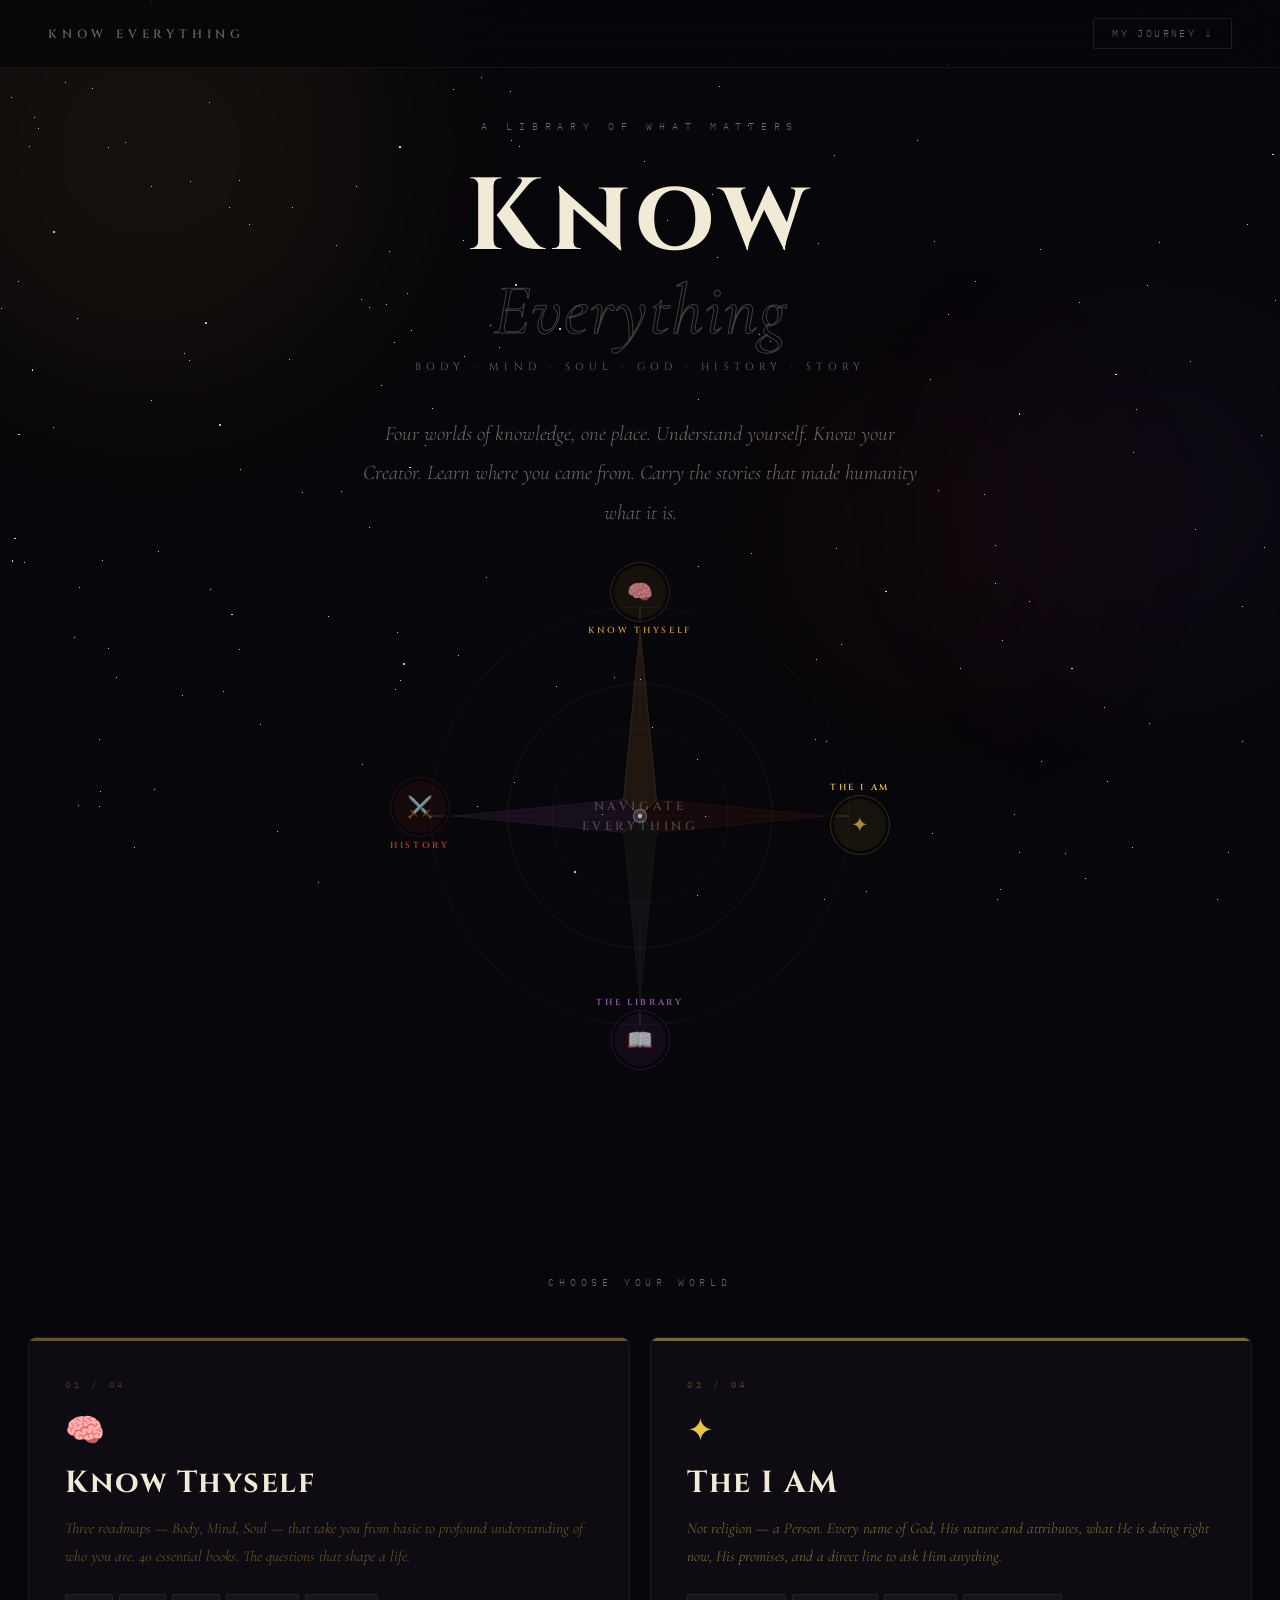
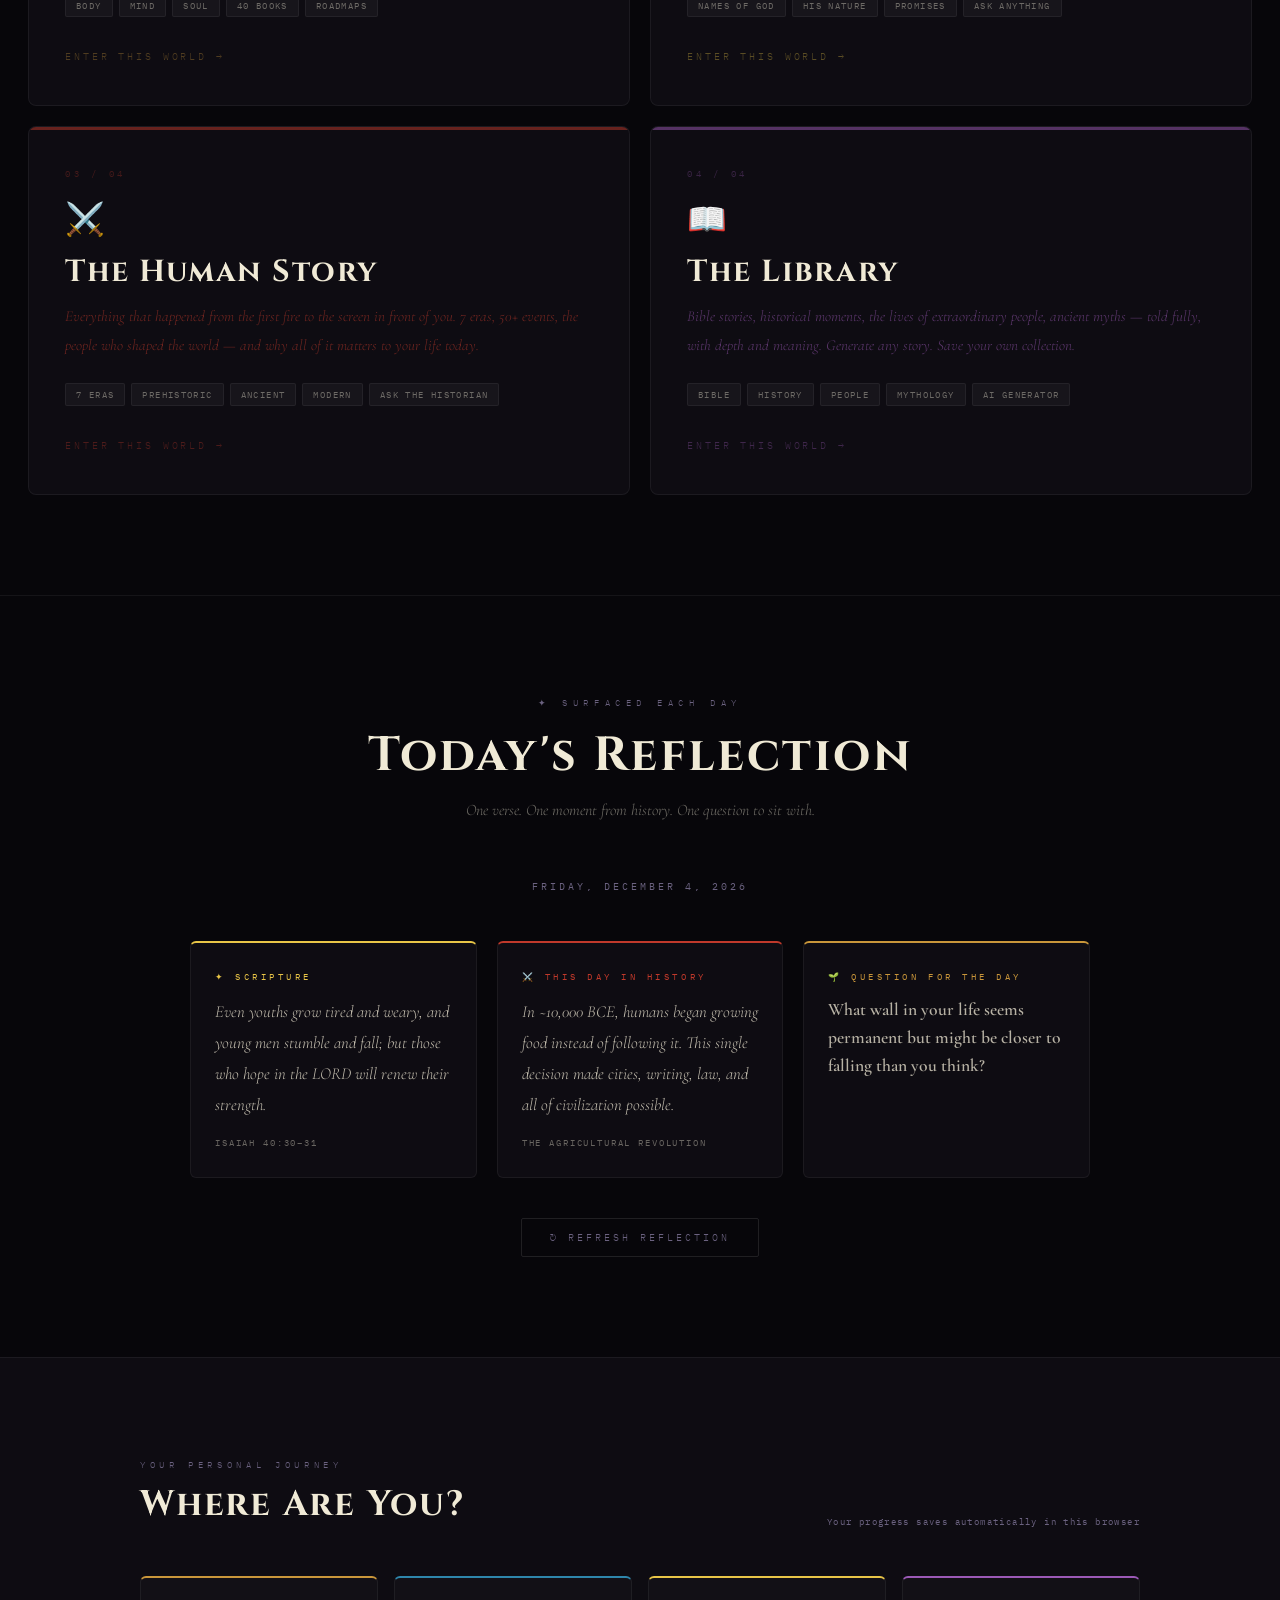
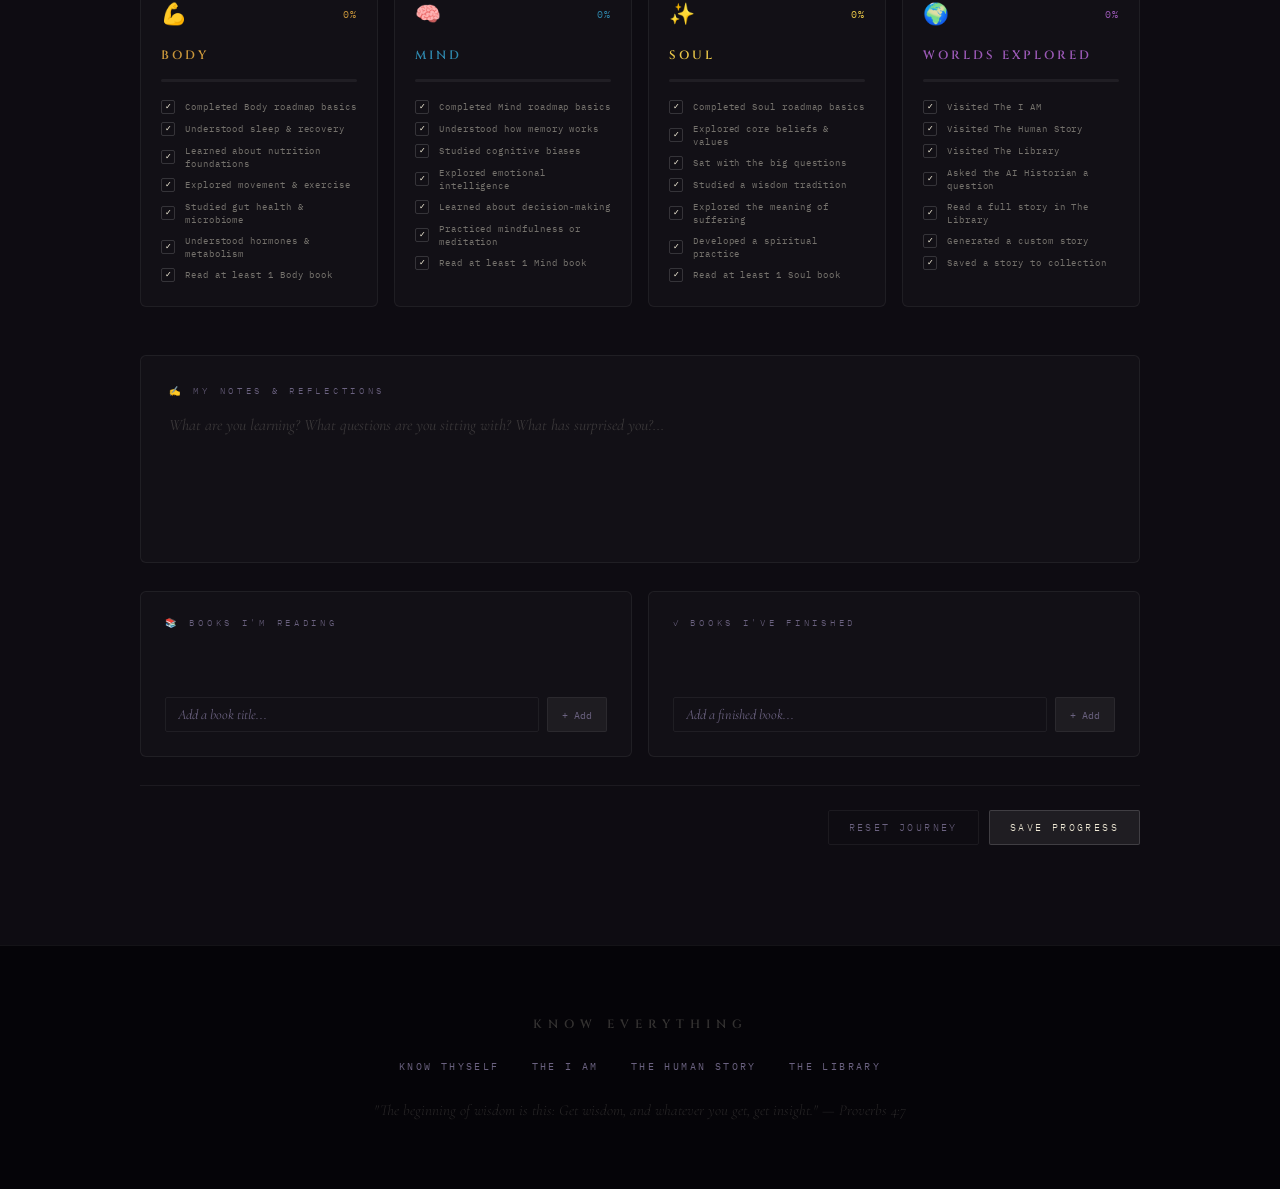
<file: Masterthyself/index.html>
<!DOCTYPE html>
<html lang="en">
<head>
<meta charset="UTF-8">
<meta name="viewport" content="width=device-width, initial-scale=1.0">
<title>Know Everything — A Library of What Matters</title>
<link href="https://fonts.googleapis.com/css2?family=Cormorant+Garamond:ital,wght@0,300;0,400;0,600;0,700;1,300;1,400;1,700&family=Cinzel:wght@400;600;700;900&family=IBM+Plex+Mono:wght@300;400&display=swap" rel="stylesheet">
<link rel="stylesheet" href="index.css">
</head>
<body>

<!-- STARFIELD -->
<div class="starfield" id="starfield"></div>

<!-- AMBIENT ORBS -->
<div class="orb" style="width:500px;height:500px;top:-100px;left:-100px;background:var(--soul-glow);--d:18s;--tx:30px;--ty:20px;opacity:0.6"></div>
<div class="orb" style="width:400px;height:400px;bottom:200px;right:-80px;background:var(--stories-glow);--d:22s;--tx:-20px;--ty:-30px;opacity:0.5"></div>
<div class="orb" style="width:350px;height:350px;top:40%;left:60%;background:var(--history-glow);--d:26s;--tx:15px;--ty:25px;opacity:0.4"></div>

<!-- NAV -->
<nav class="top-nav">
  <span class="nav-brand">Know Everything</span>
  <a href="#journey" class="nav-cta">My Journey ↓</a>
</nav>

<!-- HERO -->
<section class="hero">
  <p class="hero-over">A Library of What Matters</p>
  <h1 class="hero-title">
    <span class="t1">Know</span>
    <span class="t2">Everything</span>
  </h1>
  <p class="hero-sub">Body · Mind · Soul · God · History · Story</p>
  <p class="hero-desc">Four worlds of knowledge, one place. Understand yourself. Know your Creator. Learn where you came from. Carry the stories that made humanity what it is.</p>

  <!-- COMPASS ROSE -->
  <div class="compass-wrap">
    <svg class="compass-svg" viewBox="0 0 400 400" fill="none" xmlns="http://www.w3.org/2000/svg">
      <!-- Outer ring -->
      <circle cx="200" cy="200" r="190" stroke="rgba(255,255,255,0.04)" stroke-width="1"/>
      <circle cx="200" cy="200" r="160" stroke="rgba(255,255,255,0.06)" stroke-width="0.5" stroke-dasharray="4 8"/>
      <circle cx="200" cy="200" r="120" stroke="rgba(255,255,255,0.05)" stroke-width="1"/>
      <circle cx="200" cy="200" r="80" stroke="rgba(255,255,255,0.08)" stroke-width="0.5"/>

      <!-- Compass spokes - 8 directions -->
      <line x1="200" y1="10" x2="200" y2="390" stroke="rgba(255,255,255,0.05)" stroke-width="0.5"/>
      <line x1="10" y1="200" x2="390" y2="200" stroke="rgba(255,255,255,0.05)" stroke-width="0.5"/>
      <line x1="65" y1="65" x2="335" y2="335" stroke="rgba(255,255,255,0.03)" stroke-width="0.5"/>
      <line x1="335" y1="65" x2="65" y2="335" stroke="rgba(255,255,255,0.03)" stroke-width="0.5"/>

      <!-- Cardinal diamond -->
      <polygon points="200,30 215,185 200,200 185,185" fill="rgba(201,150,58,0.12)" stroke="rgba(201,150,58,0.3)" stroke-width="0.5"/>
      <polygon points="200,370 185,215 200,200 215,215" fill="rgba(240,234,214,0.04)" stroke="rgba(255,255,255,0.08)" stroke-width="0.5"/>
      <polygon points="30,200 185,185 200,200 185,215" fill="rgba(155,89,182,0.1)" stroke="rgba(155,89,182,0.25)" stroke-width="0.5"/>
      <polygon points="370,200 215,215 200,200 215,185" fill="rgba(192,57,43,0.08)" stroke="rgba(192,57,43,0.2)" stroke-width="0.5"/>

      <!-- Degree marks -->
      <g stroke="rgba(255,255,255,0.12)" stroke-width="1">
        <line x1="200" y1="10" x2="200" y2="22"/>
        <line x1="200" y1="378" x2="200" y2="390"/>
        <line x1="10" y1="200" x2="22" y2="200"/>
        <line x1="378" y1="200" x2="390" y2="200"/>
      </g>

      <!-- Small tick marks every 30deg -->
      <g stroke="rgba(255,255,255,0.06)" stroke-width="0.5">
        <line x1="295" y1="13.6" x2="289" y2="24"/>
        <line x1="386.4" y1="105" x2="376" y2="111"/>
        <line x1="386.4" y1="295" x2="376" y2="289"/>
        <line x1="295" y1="386.4" x2="289" y2="376"/>
        <line x1="105" y1="386.4" x2="111" y2="376"/>
        <line x1="13.6" y1="295" x2="24" y2="289"/>
        <line x1="13.6" y1="105" x2="24" y2="111"/>
        <line x1="105" y1="13.6" x2="111" y2="24"/>
      </g>

      <!-- Center dot -->
      <circle cx="200" cy="200" r="6" fill="rgba(255,255,255,0.15)" stroke="rgba(255,255,255,0.3)" stroke-width="1"/>
      <circle cx="200" cy="200" r="2" fill="rgba(255,255,255,0.6)"/>
    </svg>

    <!-- Portal buttons -->
    <a href="roadmaps.html" class="portal-btn portal-top">
      <div class="portal-glyph" style="background:rgba(201,150,58,0.12);color:var(--soul)">🧠</div>
      <span class="portal-label" style="color:var(--soul)">Know Thyself</span>
    </a>
    <a href="god-page.html" class="portal-btn portal-right">
      <span class="portal-label" style="color:var(--god)">The I AM</span>
      <div class="portal-glyph" style="background:rgba(232,197,71,0.1);color:var(--god)">✦</div>
    </a>
    <a href="stories.html" class="portal-btn portal-bottom">
      <span class="portal-label" style="color:var(--stories)">The Library</span>
      <div class="portal-glyph" style="background:rgba(155,89,182,0.12);color:var(--stories)">📖</div>
    </a>
    <a href="history.html" class="portal-btn portal-left">
      <div class="portal-glyph" style="background:rgba(192,57,43,0.12);color:var(--history)">⚔️</div>
      <span class="portal-label" style="color:var(--history)">History</span>
    </a>

    <!-- Compass center text -->
    <div class="compass-center">
      <span class="compass-center-text">Navigate</span>
      <span class="compass-center-text" style="margin-top:4px;display:block">Everything</span>
    </div>
  </div>
</section>

<!-- PORTAL CARDS -->
<section class="portals-section">
  <p class="portals-label reveal">Choose Your World</p>
  <div class="portals-grid">
    <a href="roadmaps.html" class="portal-card reveal" style="color:var(--soul)">
      <span class="pc-num">01 / 04</span>
      <span class="pc-icon">🧠</span>
      <h2 class="pc-title">Know Thyself</h2>
      <p class="pc-desc">Three roadmaps — Body, Mind, Soul — that take you from basic to profound understanding of who you are. 40 essential books. The questions that shape a life.</p>
      <div class="pc-topics">
        <span class="pc-topic">Body</span>
        <span class="pc-topic">Mind</span>
        <span class="pc-topic">Soul</span>
        <span class="pc-topic">40 Books</span>
        <span class="pc-topic">Roadmaps</span>
      </div>
      <span class="pc-enter">Enter this world →</span>
    </a>

    <a href="god-page.html" class="portal-card reveal" style="color:var(--god)">
      <span class="pc-num">02 / 04</span>
      <span class="pc-icon">✦</span>
      <h2 class="pc-title">The I AM</h2>
      <p class="pc-desc">Not religion — a Person. Every name of God, His nature and attributes, what He is doing right now, His promises, and a direct line to ask Him anything.</p>
      <div class="pc-topics">
        <span class="pc-topic">Names of God</span>
        <span class="pc-topic">His Nature</span>
        <span class="pc-topic">Promises</span>
        <span class="pc-topic">Ask Anything</span>
      </div>
      <span class="pc-enter">Enter this world →</span>
    </a>

    <a href="history.html" class="portal-card reveal" style="color:var(--history)">
      <span class="pc-num">03 / 04</span>
      <span class="pc-icon">⚔️</span>
      <h2 class="pc-title">The Human Story</h2>
      <p class="pc-desc">Everything that happened from the first fire to the screen in front of you. 7 eras, 50+ events, the people who shaped the world — and why all of it matters to your life today.</p>
      <div class="pc-topics">
        <span class="pc-topic">7 Eras</span>
        <span class="pc-topic">Prehistoric</span>
        <span class="pc-topic">Ancient</span>
        <span class="pc-topic">Modern</span>
        <span class="pc-topic">Ask the Historian</span>
      </div>
      <span class="pc-enter">Enter this world →</span>
    </a>

    <a href="stories.html" class="portal-card reveal" style="color:var(--stories)">
      <span class="pc-num">04 / 04</span>
      <span class="pc-icon">📖</span>
      <h2 class="pc-title">The Library</h2>
      <p class="pc-desc">Bible stories, historical moments, the lives of extraordinary people, ancient myths — told fully, with depth and meaning. Generate any story. Save your own collection.</p>
      <div class="pc-topics">
        <span class="pc-topic">Bible</span>
        <span class="pc-topic">History</span>
        <span class="pc-topic">People</span>
        <span class="pc-topic">Mythology</span>
        <span class="pc-topic">AI Generator</span>
      </div>
      <span class="pc-enter">Enter this world →</span>
    </a>
  </div>
</section>

<!-- DAILY REFLECTION -->
<section class="daily-section" id="daily">
  <div class="daily-inner">
    <div class="daily-header reveal">
      <p class="daily-eyebrow">✦ Surfaced Each Day</p>
      <h2 class="daily-title">Today's Reflection</h2>
      <p class="daily-sub">One verse. One moment from history. One question to sit with.</p>
    </div>
    <p class="daily-date reveal" id="dailyDate">—</p>

    <div class="reflection-grid" id="reflectionGrid">
      <div class="ref-card reveal" id="refVerse" style="border-top:2px solid var(--god)">
        <p class="ref-card-type" style="color:var(--god)">✦ Scripture</p>
        <p class="ref-card-content" id="verseText">Loading...</p>
        <p class="ref-card-source" id="verseSource">—</p>
      </div>
      <div class="ref-card reveal" id="refHistory" style="border-top:2px solid var(--history)">
        <p class="ref-card-type" style="color:var(--history)">⚔️ This Day in History</p>
        <p class="ref-card-content" id="histText">Loading...</p>
        <p class="ref-card-source" id="histSource">—</p>
      </div>
      <div class="ref-card reveal" id="refQuestion" style="border-top:2px solid var(--soul)">
        <p class="ref-card-type" style="color:var(--soul)">🌱 Question for the Day</p>
        <p class="ref-card-question" id="questionText">Loading...</p>
      </div>
    </div>

    <div class="daily-refresh reveal">
      <button class="refresh-btn" onclick="loadReflection()">↻ Refresh Reflection</button>
    </div>
  </div>
</section>

<!-- JOURNEY TRACKER -->
<section class="tracker-section" id="journey">
  <div class="tracker-inner">
    <div class="tracker-header reveal">
      <div class="tracker-title-block">
        <p class="tracker-eyebrow">Your Personal Journey</p>
        <h2 class="tracker-title">Where Are You?</h2>
      </div>
      <p class="tracker-save-hint">Your progress saves automatically in this browser</p>
    </div>

    <div class="journey-pillars reveal">
      <!-- Body -->
      <div class="pillar" style="border-top:2px solid var(--soul)">
        <div class="pillar-top">
          <span class="pillar-icon">💪</span>
          <span class="pillar-pct" style="color:var(--soul)" id="pct-body">0%</span>
        </div>
        <p class="pillar-name" style="color:var(--soul)">Body</p>
        <div class="pillar-bar"><div class="pillar-bar-fill" id="bar-body" style="background:var(--soul);width:0%"></div></div>
        <div class="pillar-checkboxes" id="checks-body"></div>
      </div>

      <!-- Mind -->
      <div class="pillar" style="border-top:2px solid #2E86AB">
        <div class="pillar-top">
          <span class="pillar-icon">🧠</span>
          <span class="pillar-pct" style="color:#2E86AB" id="pct-mind">0%</span>
        </div>
        <p class="pillar-name" style="color:#2E86AB">Mind</p>
        <div class="pillar-bar"><div class="pillar-bar-fill" id="bar-mind" style="background:#2E86AB;width:0%"></div></div>
        <div class="pillar-checkboxes" id="checks-mind"></div>
      </div>

      <!-- Soul -->
      <div class="pillar" style="border-top:2px solid var(--god)">
        <div class="pillar-top">
          <span class="pillar-icon">✨</span>
          <span class="pillar-pct" style="color:var(--god)" id="pct-soul">0%</span>
        </div>
        <p class="pillar-name" style="color:var(--god)">Soul</p>
        <div class="pillar-bar"><div class="pillar-bar-fill" id="bar-soul" style="background:var(--god);width:0%"></div></div>
        <div class="pillar-checkboxes" id="checks-soul"></div>
      </div>

      <!-- Worlds -->
      <div class="pillar" style="border-top:2px solid var(--stories)">
        <div class="pillar-top">
          <span class="pillar-icon">🌍</span>
          <span class="pillar-pct" style="color:var(--stories)" id="pct-worlds">0%</span>
        </div>
        <p class="pillar-name" style="color:var(--stories)">Worlds Explored</p>
        <div class="pillar-bar"><div class="pillar-bar-fill" id="bar-worlds" style="background:var(--stories);width:0%"></div></div>
        <div class="pillar-checkboxes" id="checks-worlds"></div>
      </div>
    </div>

    <!-- Notes -->
    <div class="journey-notes reveal">
      <p class="notes-label">✍ My Notes & Reflections</p>
      <textarea class="notes-textarea" id="journeyNotes" rows="4" placeholder="What are you learning? What questions are you sitting with? What has surprised you?..." oninput="autoSave()"></textarea>
    </div>

    <!-- Books -->
    <div class="books-row reveal">
      <div class="books-block">
        <p class="books-label">📚 Books I'm Reading</p>
        <div class="books-list" id="readingList"></div>
        <div class="book-add-row">
          <input type="text" class="book-input" id="readingInput" placeholder="Add a book title..." onkeydown="if(event.key==='Enter')addBook('reading')"/>
          <button class="book-add-btn" onclick="addBook('reading')">+ Add</button>
        </div>
      </div>
      <div class="books-block">
        <p class="books-label">✓ Books I've Finished</p>
        <div class="books-list" id="finishedList"></div>
        <div class="book-add-row">
          <input type="text" class="book-input" id="finishedInput" placeholder="Add a finished book..." onkeydown="if(event.key==='Enter')addBook('finished')"/>
          <button class="book-add-btn" onclick="addBook('finished')">+ Add</button>
        </div>
      </div>
    </div>

    <div class="tracker-actions reveal">
      <span class="tracker-saved-msg" id="savedMsg">✓ Saved</span>
      <div class="action-btns">
        <button class="action-btn ghost" onclick="resetTracker()">Reset Journey</button>
        <button class="action-btn primary" onclick="saveTracker()">Save Progress</button>
      </div>
    </div>
  </div>
</section>

<!-- FOOTER -->
<footer>
  <p class="footer-brand">Know Everything</p>
  <div class="footer-links">
    <a href="roadmaps.html">Know Thyself</a>
    <a href="god-page.html">The I AM</a>
    <a href="history.html">The Human Story</a>
    <a href="stories.html">The Library</a>
  </div>
  <p class="footer-quote">"The beginning of wisdom is this: Get wisdom, and whatever you get, get insight." — Proverbs 4:7</p>
</footer>

<script src="index.js"></script>
</body>
</html>
</file>
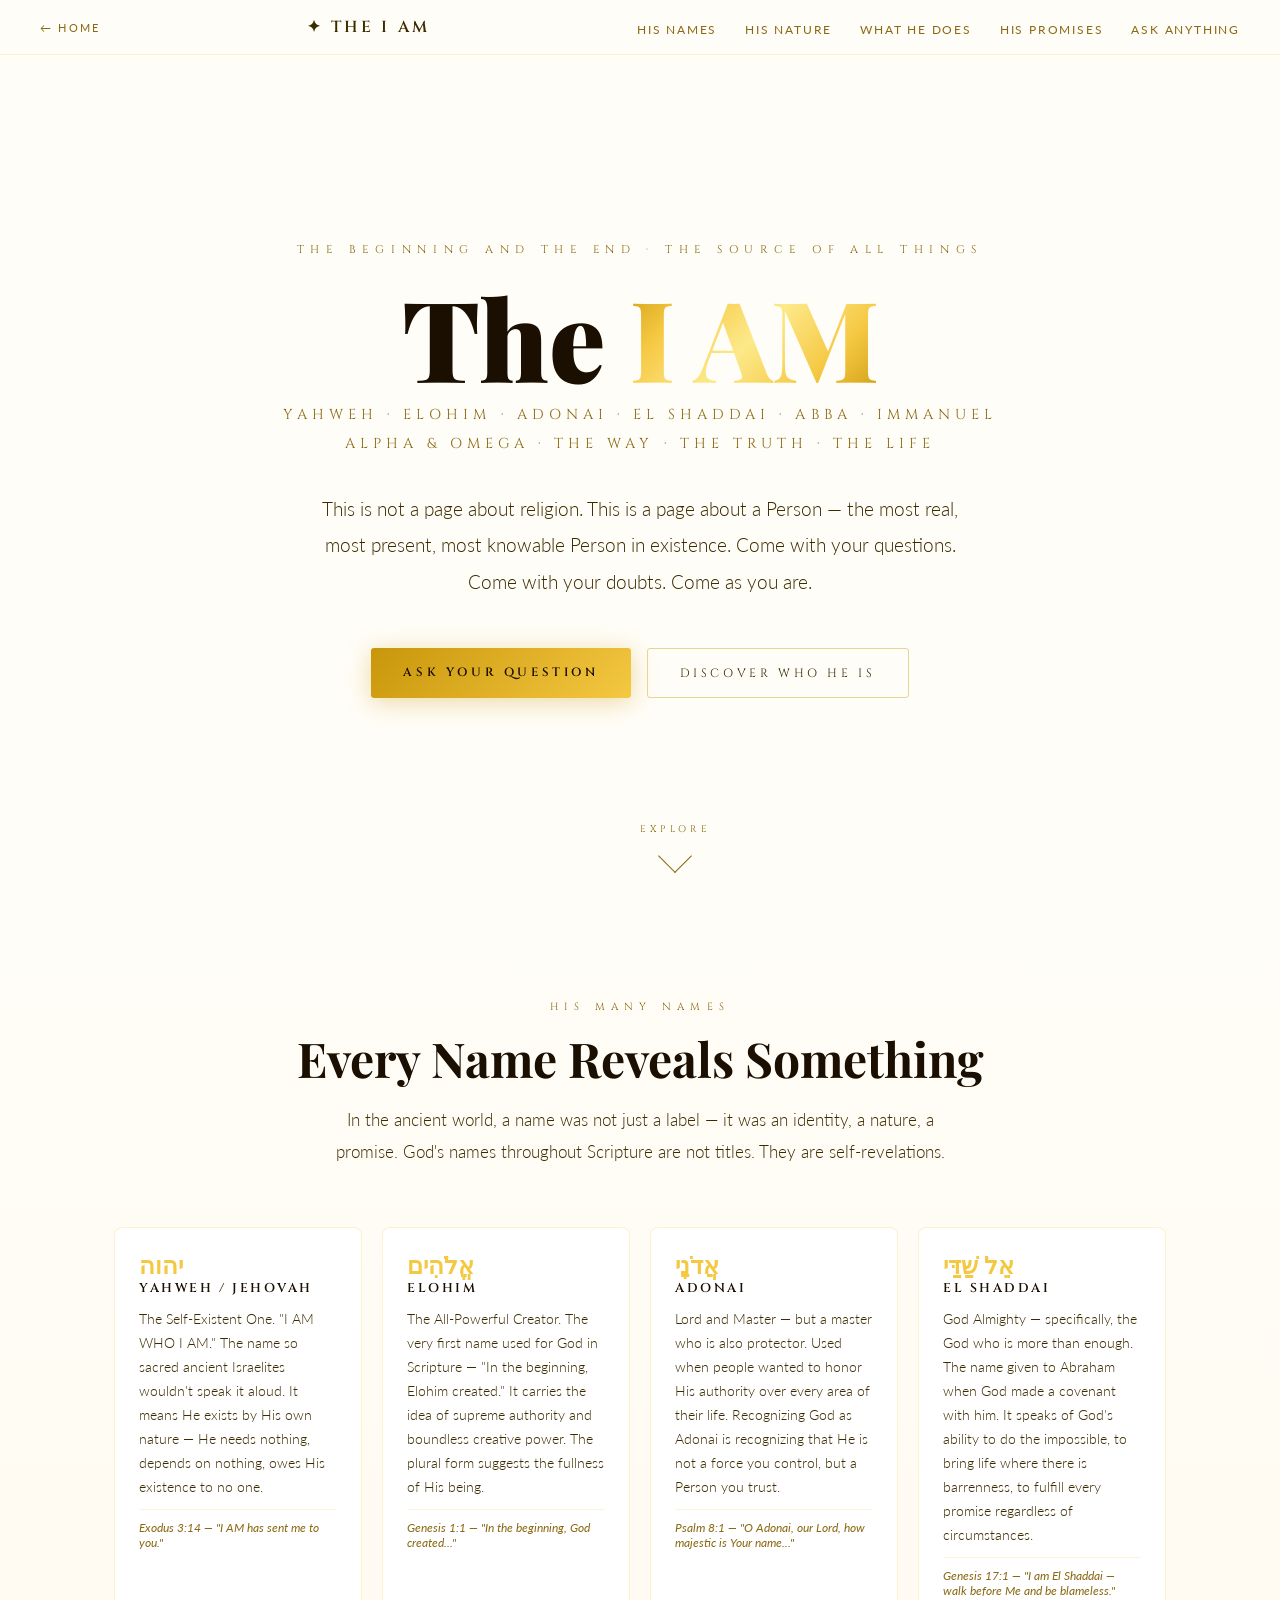
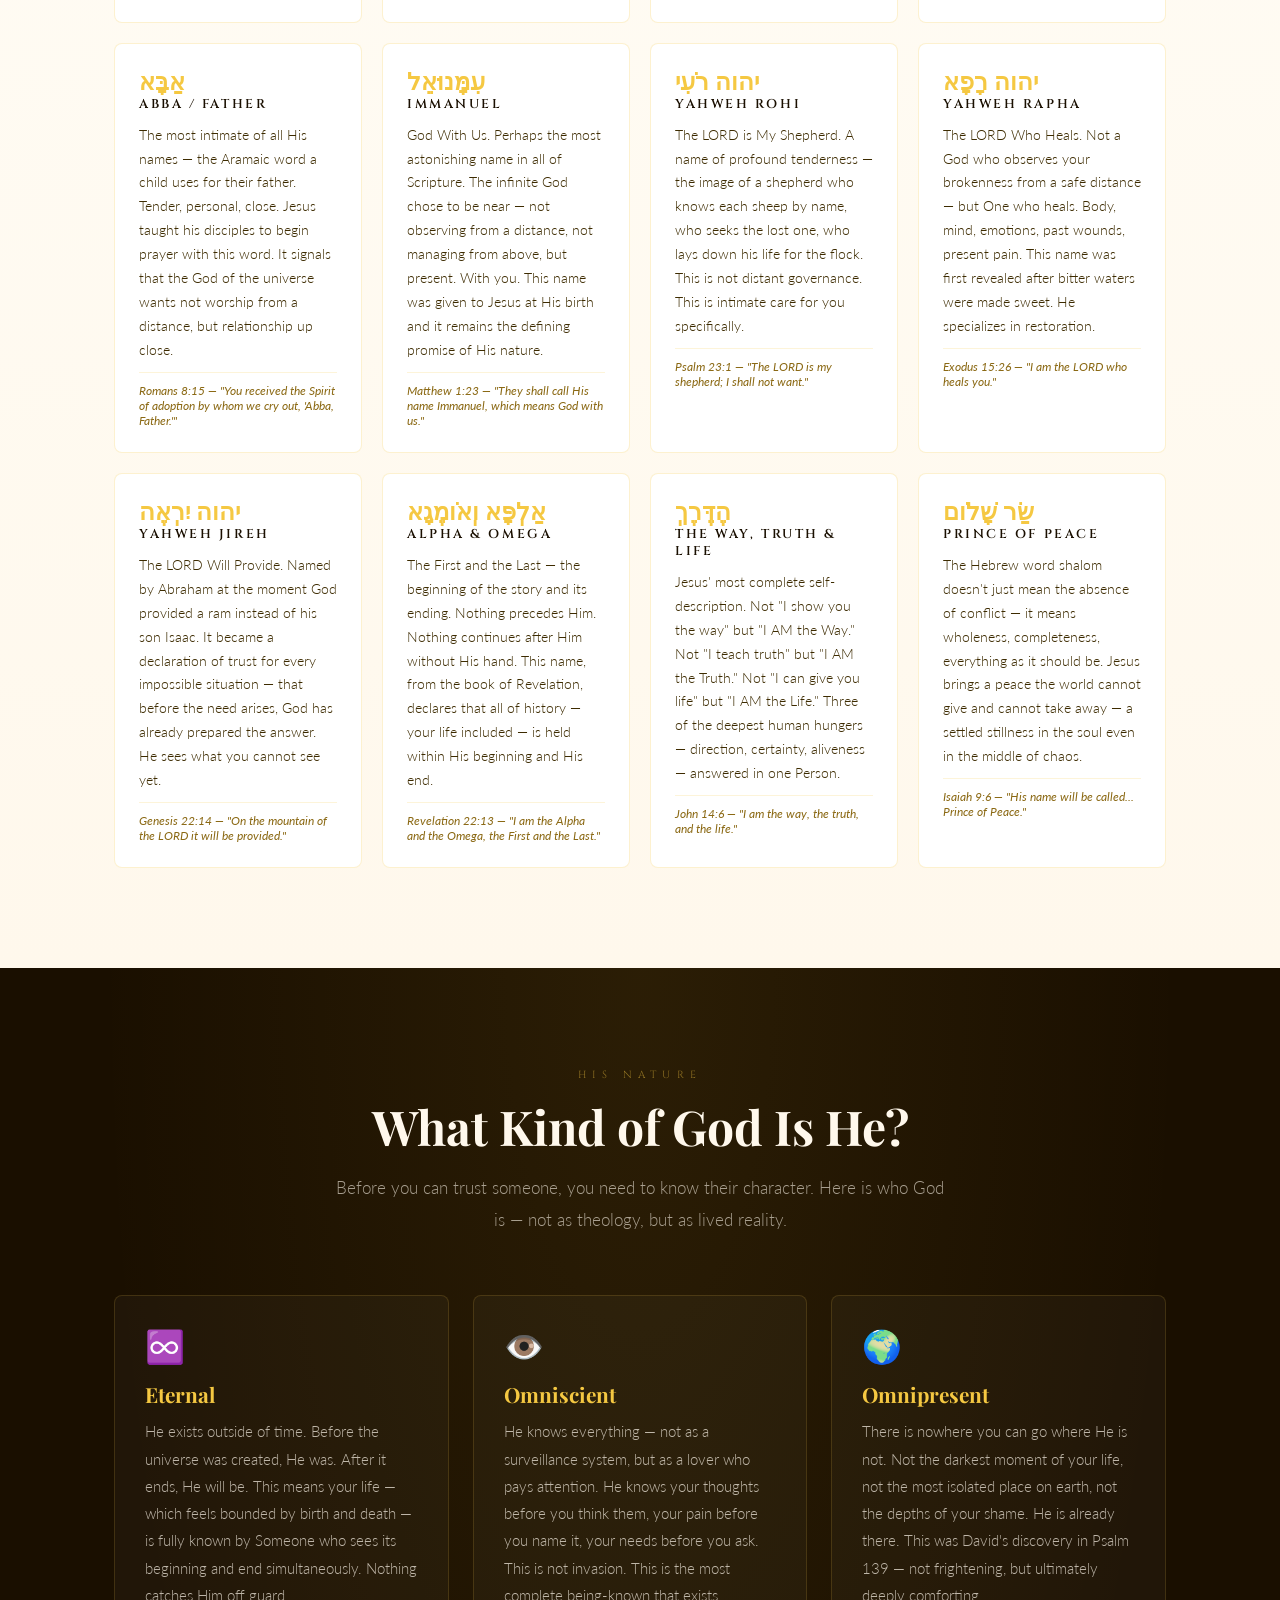
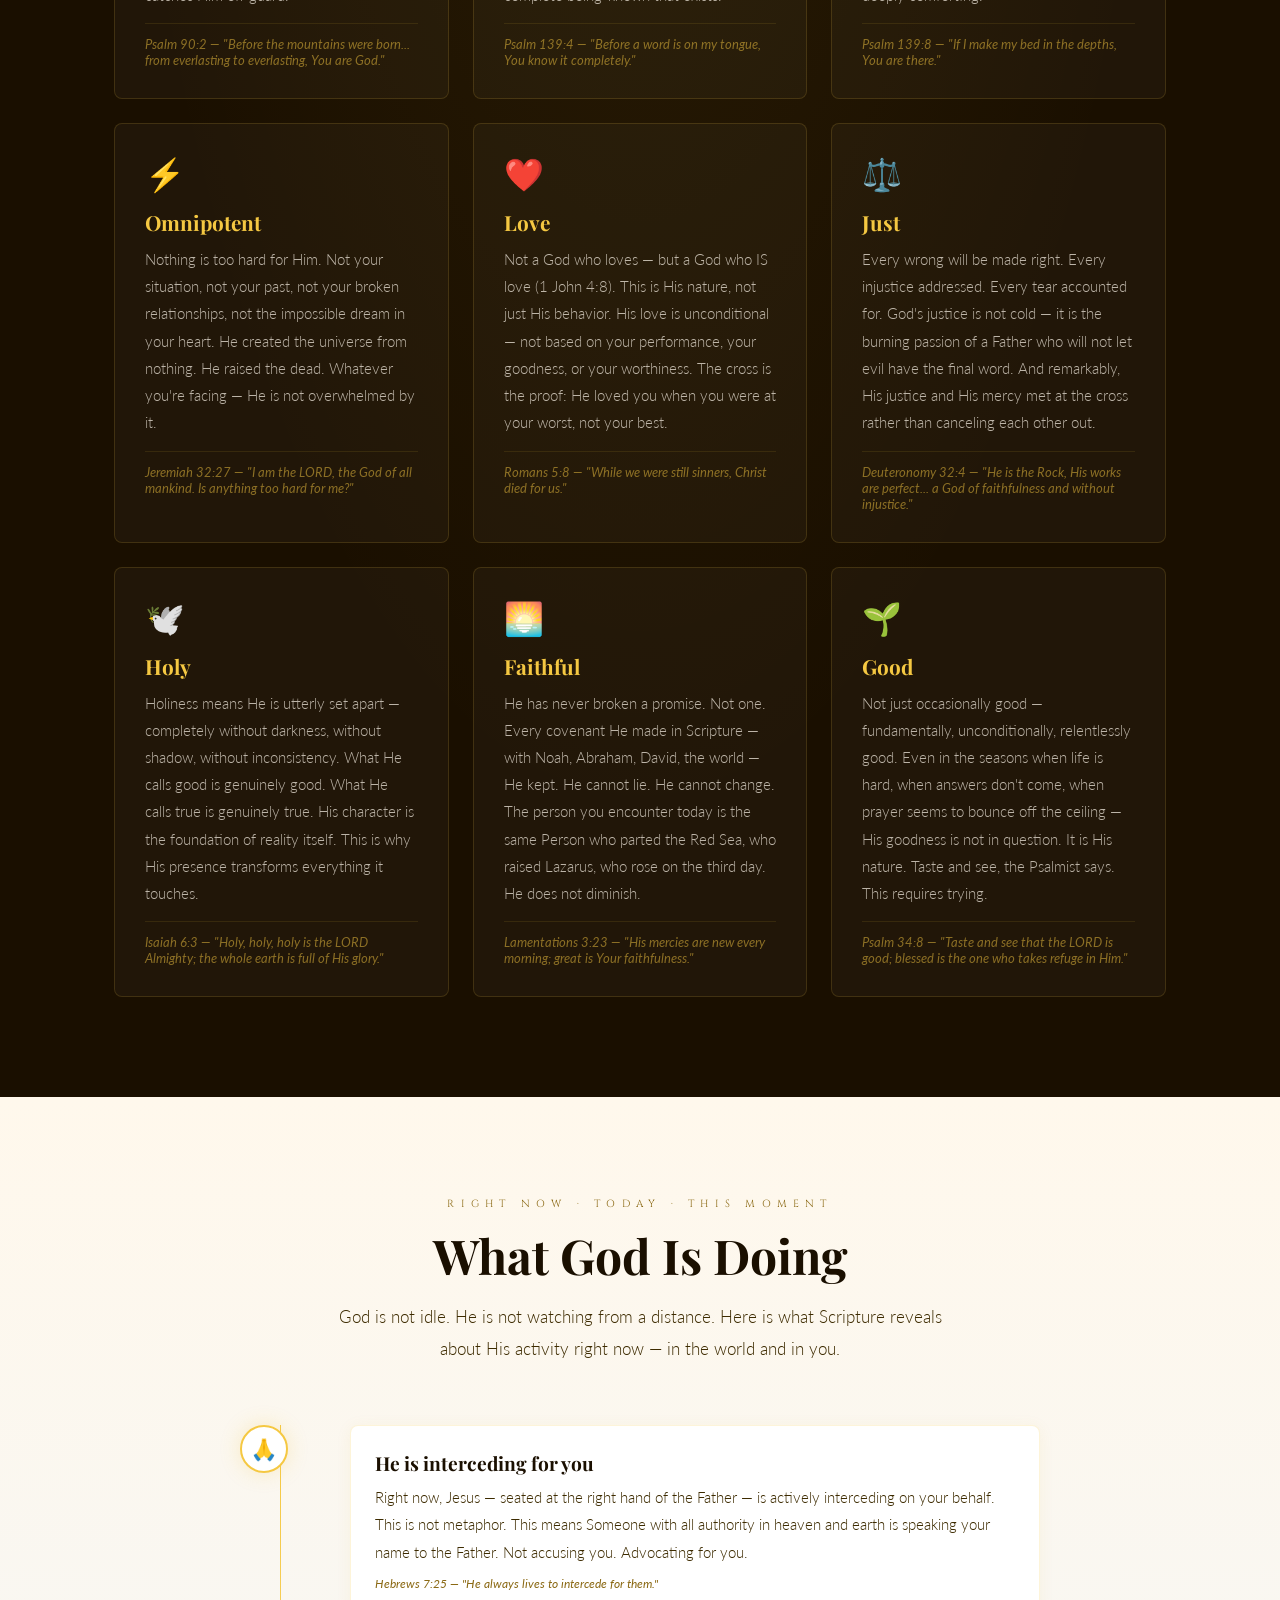
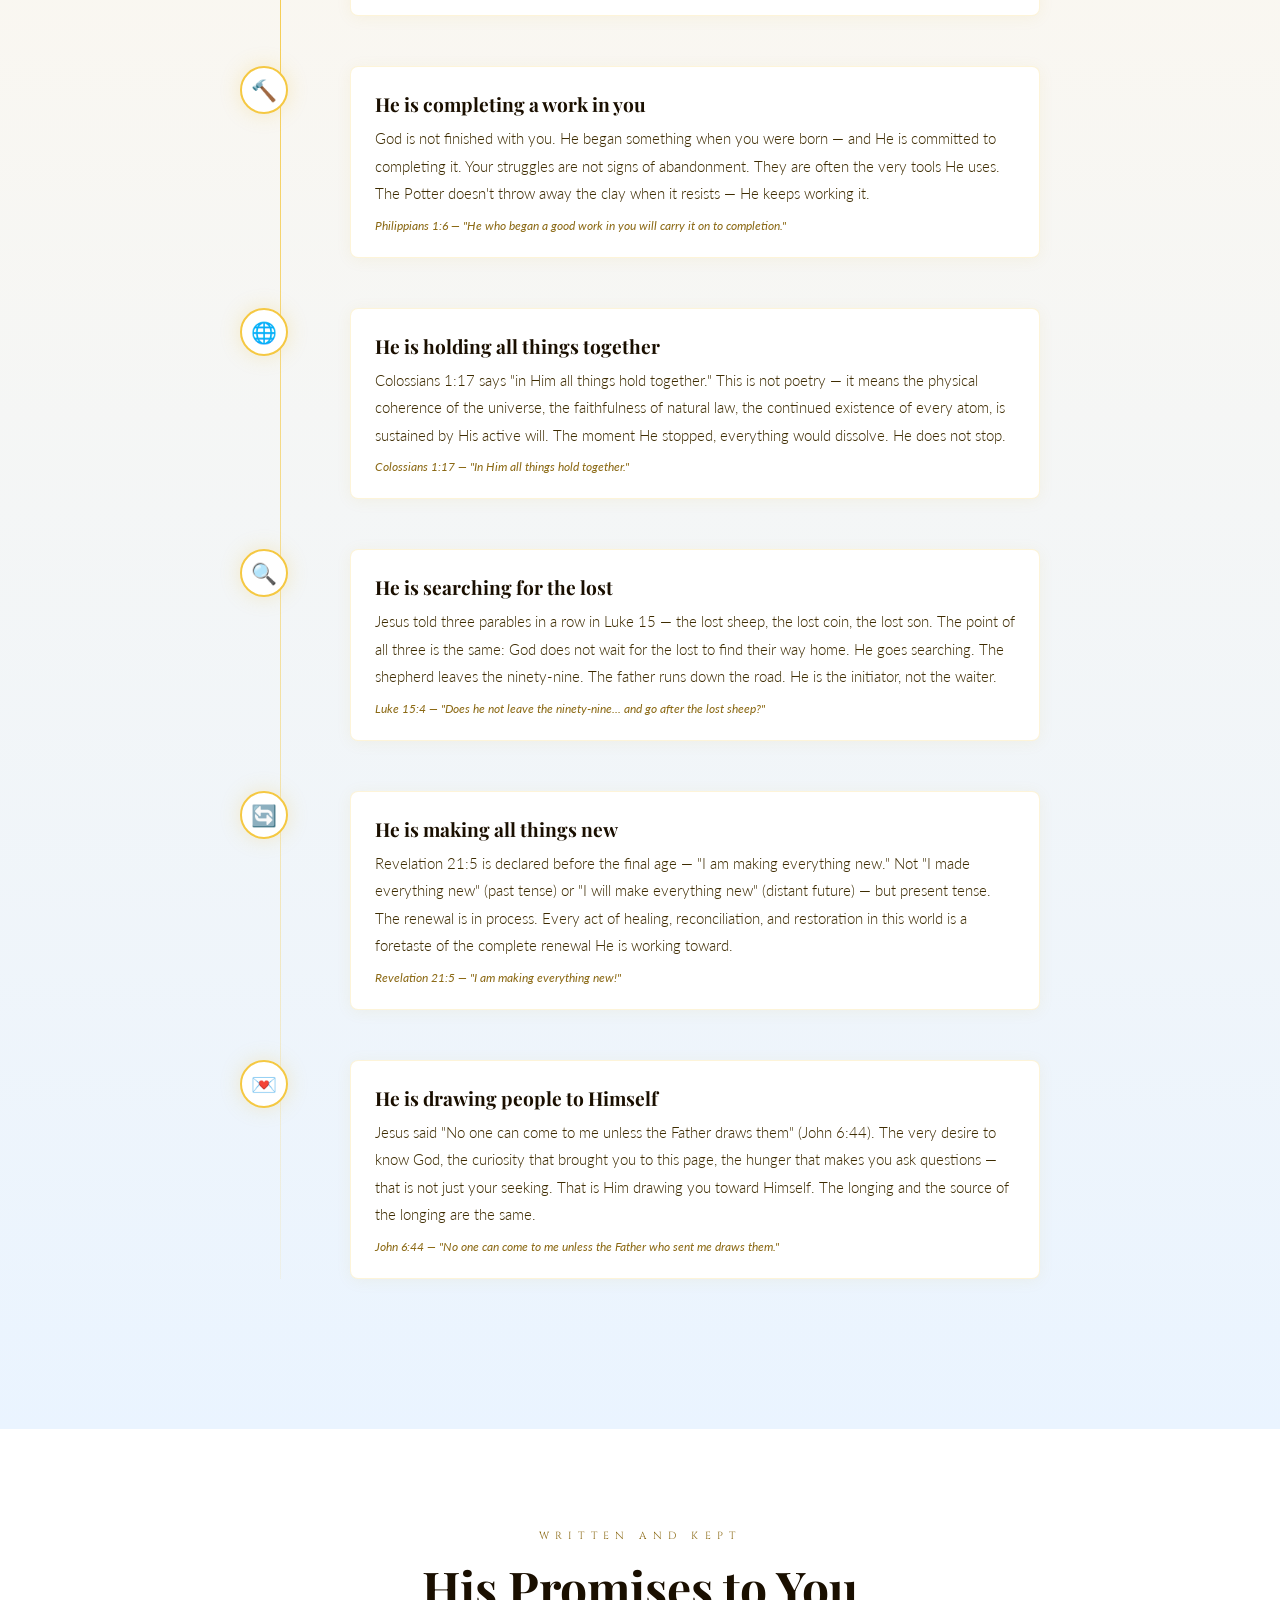
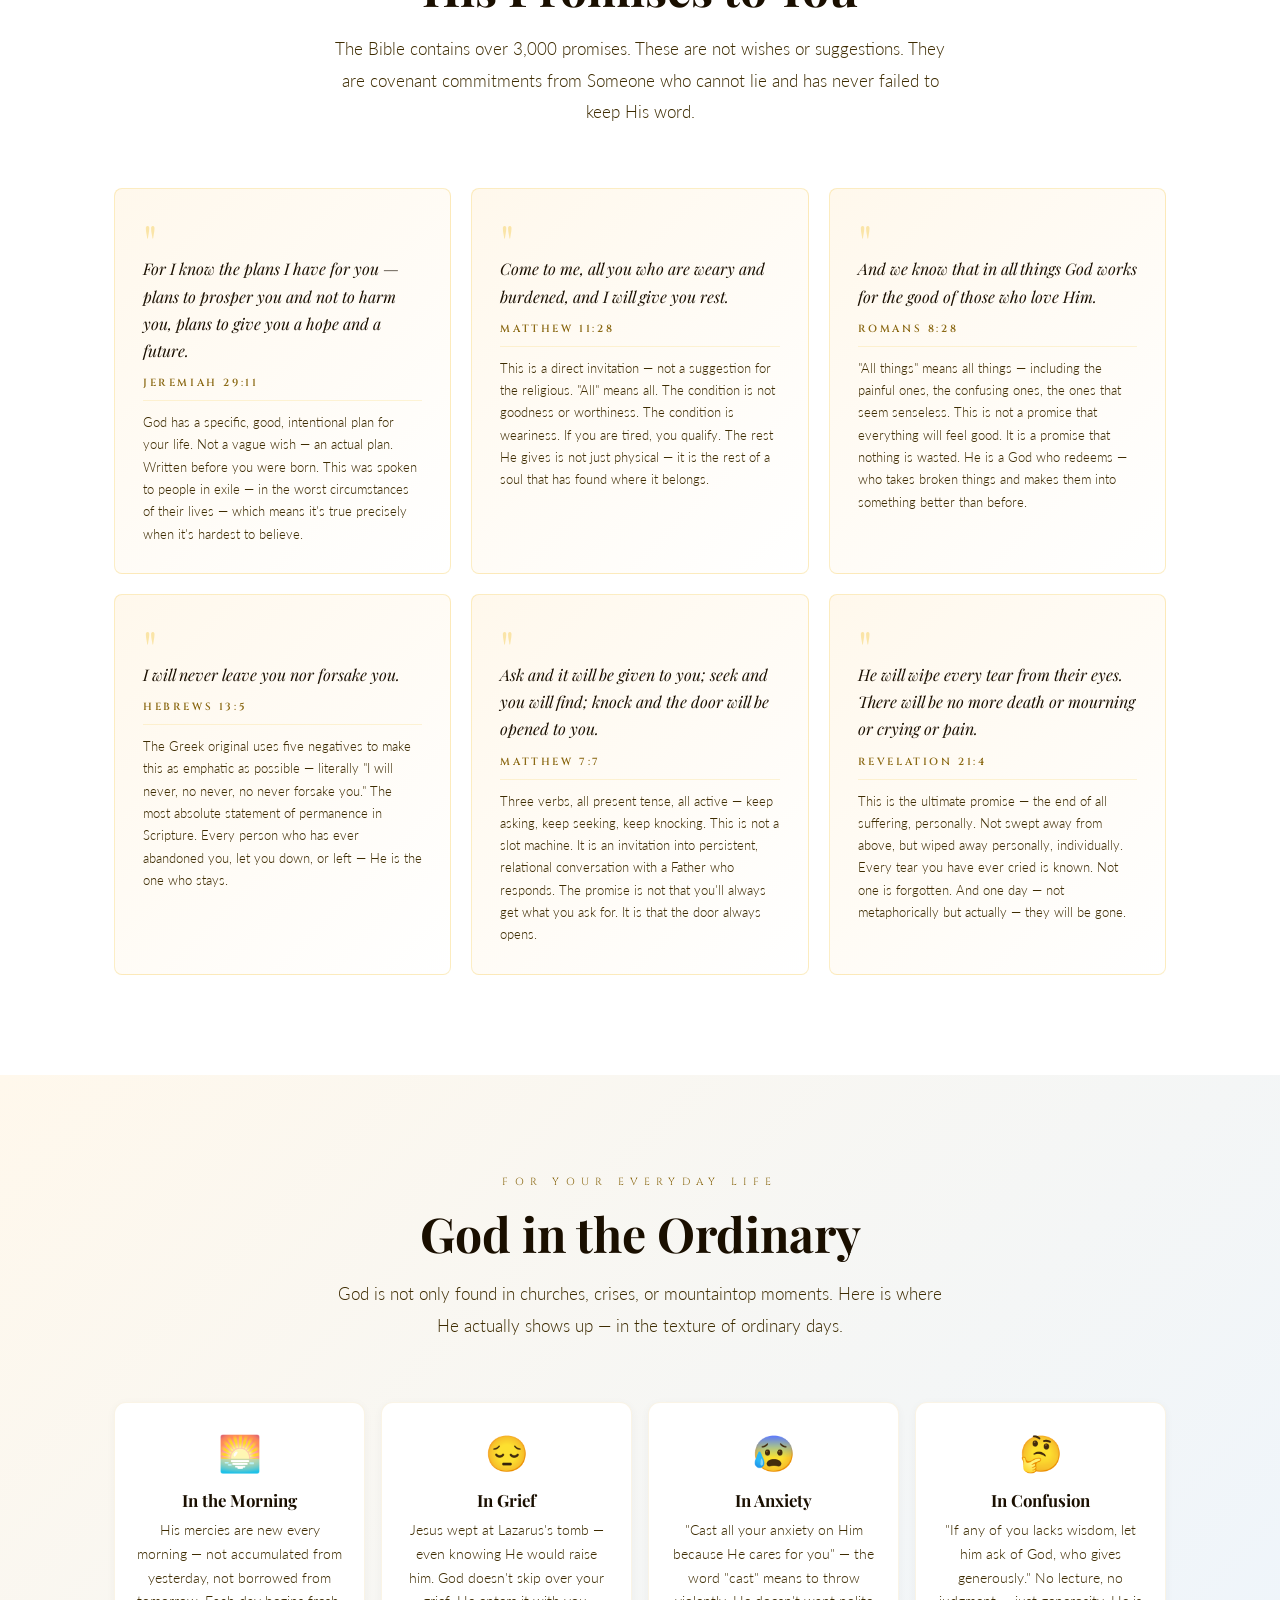
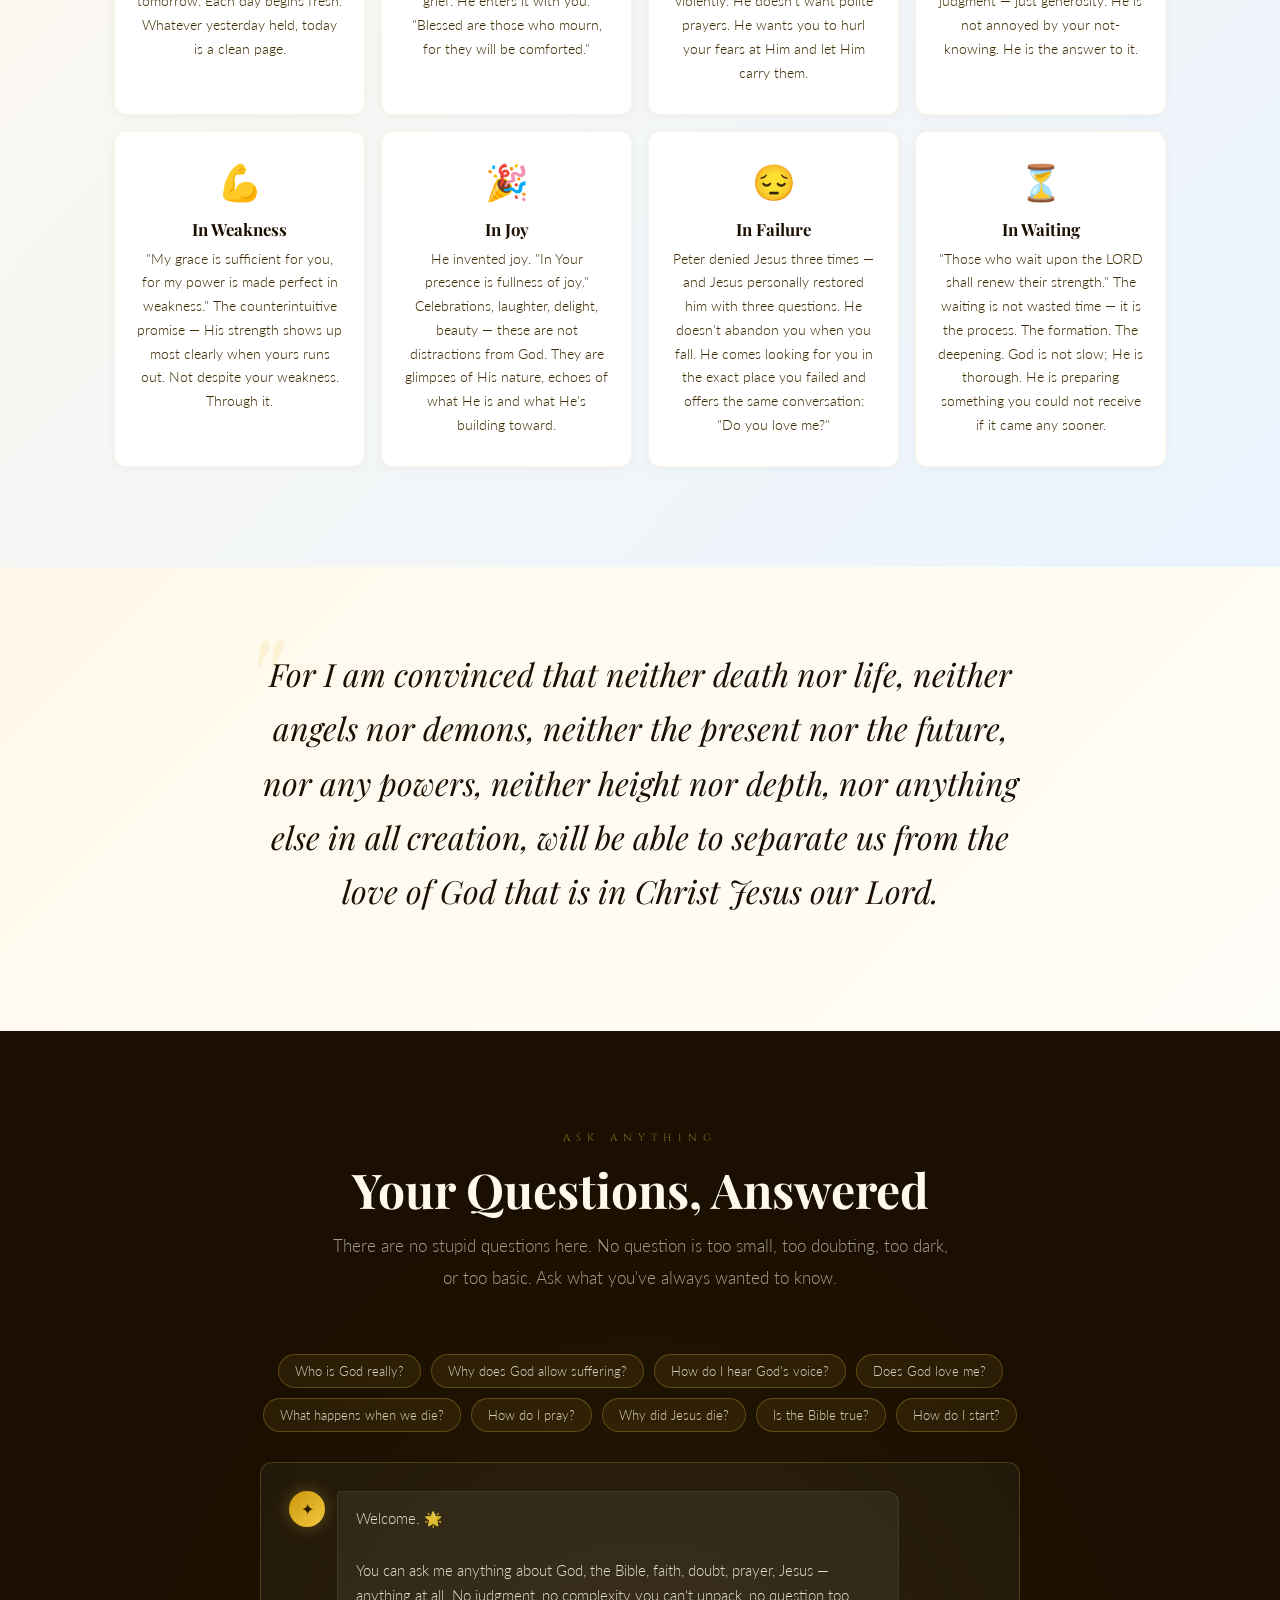
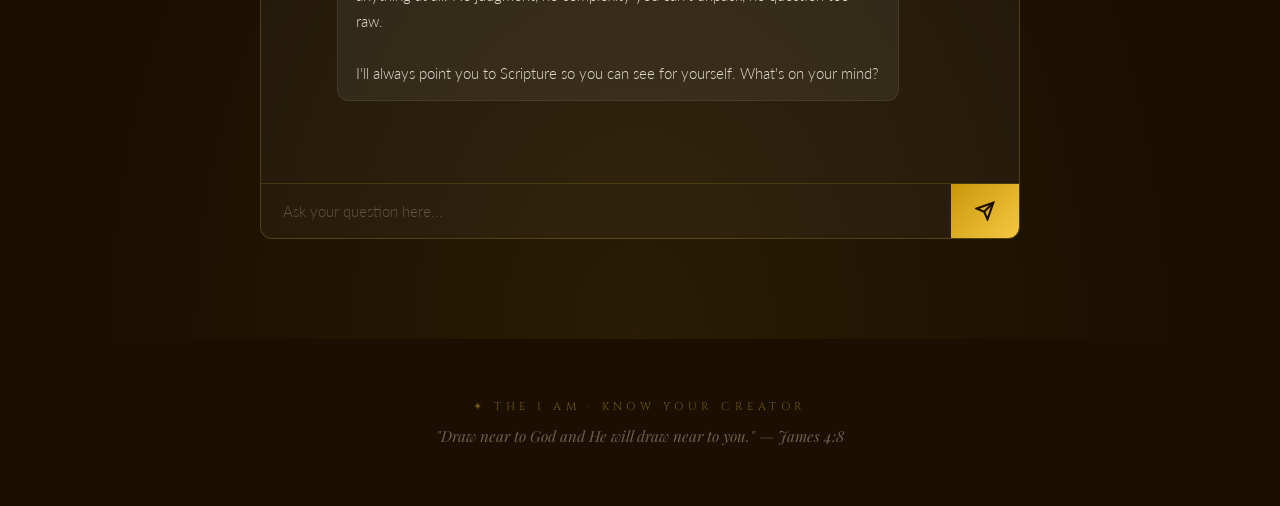
<file: Masterthyself/god-page.html>
<!DOCTYPE html>
<html lang="en">
<head>
<meta charset="UTF-8">
<meta name="viewport" content="width=device-width, initial-scale=1.0">
<title>The I AM — Know Your Creator</title>
<link href="https://fonts.googleapis.com/css2?family=Playfair+Display:ital,wght@0,400;0,700;0,900;1,400;1,700&family=Lato:wght@300;400;700&family=Cinzel:wght@400;600;700&display=swap" rel="stylesheet">
<link rel="stylesheet" href="god-page.css">
</head>
<body>

<div class="rays"></div>

<!-- NAV -->
<nav>
  <a href="index.html" class="nav-back">← Home</a>
  <span class="nav-logo">✦ The I AM</span>
  <ul class="nav-links">
    <li><a href="#names">His Names</a></li>
    <li><a href="#nature">His Nature</a></li>
    <li><a href="#doing">What He Does</a></li>
    <li><a href="#promises">His Promises</a></li>
    <li><a href="#ask">Ask Anything</a></li>
  </ul>
</nav>

<!-- HERO -->
<div class="hero">
  <p class="hero-eyebrow">The Beginning and the End · The Source of All Things</p>
  <h1 class="hero-title">The <span>I AM</span></h1>
  <p class="hero-subtitle-names">
    YAHWEH · ELOHIM · ADONAI · EL SHADDAI · ABBA · IMMANUEL<br>
    ALPHA & OMEGA · THE WAY · THE TRUTH · THE LIFE
  </p>
  <p class="hero-desc">
    This is not a page about religion. This is a page about a Person — 
    the most real, most present, most knowable Person in existence. 
    Come with your questions. Come with your doubts. Come as you are.
  </p>
  <div class="hero-cta">
    <a href="#ask" class="btn-primary">Ask Your Question</a>
    <a href="#names" class="btn-secondary">Discover Who He Is</a>
  </div>
  <div class="scroll-hint">
    <span>Explore</span>
    <div class="scroll-arrow"></div>
  </div>
</div>

<!-- NAMES SECTION -->
<section class="names-section" id="names">
  <div class="section-inner">
    <p class="section-label reveal">His Many Names</p>
    <h2 class="section-title reveal">Every Name Reveals Something</h2>
    <p class="section-intro reveal">In the ancient world, a name was not just a label — it was an identity, a nature, a promise. God's names throughout Scripture are not titles. They are self-revelations.</p>
    <div class="names-grid">

      <div class="name-card reveal">
        <div class="name-hebrew">יהוה</div>
        <div class="name-english">Yahweh / Jehovah</div>
        <div class="name-meaning">The Self-Existent One. "I AM WHO I AM." The name so sacred ancient Israelites wouldn't speak it aloud. It means He exists by His own nature — He needs nothing, depends on nothing, owes His existence to no one.</div>
        <div class="name-verse">Exodus 3:14 — "I AM has sent me to you."</div>
      </div>

      <div class="name-card reveal">
        <div class="name-hebrew">אֱלֹהִים</div>
        <div class="name-english">Elohim</div>
        <div class="name-meaning">The All-Powerful Creator. The very first name used for God in Scripture — "In the beginning, Elohim created." It carries the idea of supreme authority and boundless creative power. The plural form suggests the fullness of His being.</div>
        <div class="name-verse">Genesis 1:1 — "In the beginning, God created..."</div>
      </div>

      <div class="name-card reveal">
        <div class="name-hebrew">אֲדֹנָי</div>
        <div class="name-english">Adonai</div>
        <div class="name-meaning">Lord and Master — but a master who is also protector. Used when people wanted to honor His authority over every area of their life. Recognizing God as Adonai is recognizing that He is not a force you control, but a Person you trust.</div>
        <div class="name-verse">Psalm 8:1 — "O Adonai, our Lord, how majestic is Your name..."</div>
      </div>

      <div class="name-card reveal">
        <div class="name-hebrew">אֵל שַׁדַּי</div>
        <div class="name-english">El Shaddai</div>
        <div class="name-meaning">God Almighty — specifically, the God who is more than enough. The name given to Abraham when God made a covenant with him. It speaks of God's ability to do the impossible, to bring life where there is barrenness, to fulfill every promise regardless of circumstances.</div>
        <div class="name-verse">Genesis 17:1 — "I am El Shaddai — walk before Me and be blameless."</div>
      </div>

      <div class="name-card reveal">
        <div class="name-hebrew">אַבָּא</div>
        <div class="name-english">Abba / Father</div>
        <div class="name-meaning">The most intimate of all His names — the Aramaic word a child uses for their father. Tender, personal, close. Jesus taught his disciples to begin prayer with this word. It signals that the God of the universe wants not worship from a distance, but relationship up close.</div>
        <div class="name-verse">Romans 8:15 — "You received the Spirit of adoption by whom we cry out, 'Abba, Father.'"</div>
      </div>

      <div class="name-card reveal">
        <div class="name-hebrew">עִמָּנוּאֵל</div>
        <div class="name-english">Immanuel</div>
        <div class="name-meaning">God With Us. Perhaps the most astonishing name in all of Scripture. The infinite God chose to be near — not observing from a distance, not managing from above, but present. With you. This name was given to Jesus at His birth and it remains the defining promise of His nature.</div>
        <div class="name-verse">Matthew 1:23 — "They shall call His name Immanuel, which means God with us."</div>
      </div>

      <div class="name-card reveal">
        <div class="name-hebrew">יהוה רֹעִי</div>
        <div class="name-english">Yahweh Rohi</div>
        <div class="name-meaning">The LORD is My Shepherd. A name of profound tenderness — the image of a shepherd who knows each sheep by name, who seeks the lost one, who lays down his life for the flock. This is not distant governance. This is intimate care for you specifically.</div>
        <div class="name-verse">Psalm 23:1 — "The LORD is my shepherd; I shall not want."</div>
      </div>

      <div class="name-card reveal">
        <div class="name-hebrew">יהוה רָפָא</div>
        <div class="name-english">Yahweh Rapha</div>
        <div class="name-meaning">The LORD Who Heals. Not a God who observes your brokenness from a safe distance — but One who heals. Body, mind, emotions, past wounds, present pain. This name was first revealed after bitter waters were made sweet. He specializes in restoration.</div>
        <div class="name-verse">Exodus 15:26 — "I am the LORD who heals you."</div>
      </div>

      <div class="name-card reveal">
        <div class="name-hebrew">יהוה יִרְאֶה</div>
        <div class="name-english">Yahweh Jireh</div>
        <div class="name-meaning">The LORD Will Provide. Named by Abraham at the moment God provided a ram instead of his son Isaac. It became a declaration of trust for every impossible situation — that before the need arises, God has already prepared the answer. He sees what you cannot see yet.</div>
        <div class="name-verse">Genesis 22:14 — "On the mountain of the LORD it will be provided."</div>
      </div>

      <div class="name-card reveal">
        <div class="name-hebrew">אַלְפָּא וְאֹומֶגָא</div>
        <div class="name-english">Alpha & Omega</div>
        <div class="name-meaning">The First and the Last — the beginning of the story and its ending. Nothing precedes Him. Nothing continues after Him without His hand. This name, from the book of Revelation, declares that all of history — your life included — is held within His beginning and His end.</div>
        <div class="name-verse">Revelation 22:13 — "I am the Alpha and the Omega, the First and the Last."</div>
      </div>

      <div class="name-card reveal">
        <div class="name-hebrew">הֶדֶּרֶךְ</div>
        <div class="name-english">The Way, Truth & Life</div>
        <div class="name-meaning">Jesus' most complete self-description. Not "I show you the way" but "I AM the Way." Not "I teach truth" but "I AM the Truth." Not "I can give you life" but "I AM the Life." Three of the deepest human hungers — direction, certainty, aliveness — answered in one Person.</div>
        <div class="name-verse">John 14:6 — "I am the way, the truth, and the life."</div>
      </div>

      <div class="name-card reveal">
        <div class="name-hebrew">שַׂר שָׁלֹום</div>
        <div class="name-english">Prince of Peace</div>
        <div class="name-meaning">The Hebrew word shalom doesn't just mean the absence of conflict — it means wholeness, completeness, everything as it should be. Jesus brings a peace the world cannot give and cannot take away — a settled stillness in the soul even in the middle of chaos.</div>
        <div class="name-verse">Isaiah 9:6 — "His name will be called... Prince of Peace."</div>
      </div>

    </div>
  </div>
</section>

<!-- ATTRIBUTES / NATURE SECTION -->
<section class="attributes-section" id="nature">
  <div class="section-inner">
    <p class="section-label reveal">His Nature</p>
    <h2 class="section-title reveal">What Kind of God Is He?</h2>
    <p class="section-intro reveal">Before you can trust someone, you need to know their character. Here is who God is — not as theology, but as lived reality.</p>
    <div class="attr-grid">

      <div class="attr-card reveal">
        <span class="attr-icon">♾️</span>
        <div class="attr-title">Eternal</div>
        <div class="attr-body">He exists outside of time. Before the universe was created, He was. After it ends, He will be. This means your life — which feels bounded by birth and death — is fully known by Someone who sees its beginning and end simultaneously. Nothing catches Him off guard.</div>
        <div class="attr-verse">Psalm 90:2 — "Before the mountains were born... from everlasting to everlasting, You are God."</div>
      </div>

      <div class="attr-card reveal">
        <span class="attr-icon">👁️</span>
        <div class="attr-title">Omniscient</div>
        <div class="attr-body">He knows everything — not as a surveillance system, but as a lover who pays attention. He knows your thoughts before you think them, your pain before you name it, your needs before you ask. This is not invasion. This is the most complete being-known that exists.</div>
        <div class="attr-verse">Psalm 139:4 — "Before a word is on my tongue, You know it completely."</div>
      </div>

      <div class="attr-card reveal">
        <span class="attr-icon">🌍</span>
        <div class="attr-title">Omnipresent</div>
        <div class="attr-body">There is nowhere you can go where He is not. Not the darkest moment of your life, not the most isolated place on earth, not the depths of your shame. He is already there. This was David's discovery in Psalm 139 — not frightening, but ultimately deeply comforting.</div>
        <div class="attr-verse">Psalm 139:8 — "If I make my bed in the depths, You are there."</div>
      </div>

      <div class="attr-card reveal">
        <span class="attr-icon">⚡</span>
        <div class="attr-title">Omnipotent</div>
        <div class="attr-body">Nothing is too hard for Him. Not your situation, not your past, not your broken relationships, not the impossible dream in your heart. He created the universe from nothing. He raised the dead. Whatever you're facing — He is not overwhelmed by it.</div>
        <div class="attr-verse">Jeremiah 32:27 — "I am the LORD, the God of all mankind. Is anything too hard for me?"</div>
      </div>

      <div class="attr-card reveal">
        <span class="attr-icon">❤️</span>
        <div class="attr-title">Love</div>
        <div class="attr-body">Not a God who loves — but a God who IS love (1 John 4:8). This is His nature, not just His behavior. His love is unconditional — not based on your performance, your goodness, or your worthiness. The cross is the proof: He loved you when you were at your worst, not your best.</div>
        <div class="attr-verse">Romans 5:8 — "While we were still sinners, Christ died for us."</div>
      </div>

      <div class="attr-card reveal">
        <span class="attr-icon">⚖️</span>
        <div class="attr-title">Just</div>
        <div class="attr-body">Every wrong will be made right. Every injustice addressed. Every tear accounted for. God's justice is not cold — it is the burning passion of a Father who will not let evil have the final word. And remarkably, His justice and His mercy met at the cross rather than canceling each other out.</div>
        <div class="attr-verse">Deuteronomy 32:4 — "He is the Rock, His works are perfect... a God of faithfulness and without injustice."</div>
      </div>

      <div class="attr-card reveal">
        <span class="attr-icon">🕊️</span>
        <div class="attr-title">Holy</div>
        <div class="attr-body">Holiness means He is utterly set apart — completely without darkness, without shadow, without inconsistency. What He calls good is genuinely good. What He calls true is genuinely true. His character is the foundation of reality itself. This is why His presence transforms everything it touches.</div>
        <div class="attr-verse">Isaiah 6:3 — "Holy, holy, holy is the LORD Almighty; the whole earth is full of His glory."</div>
      </div>

      <div class="attr-card reveal">
        <span class="attr-icon">🌅</span>
        <div class="attr-title">Faithful</div>
        <div class="attr-body">He has never broken a promise. Not one. Every covenant He made in Scripture — with Noah, Abraham, David, the world — He kept. He cannot lie. He cannot change. The person you encounter today is the same Person who parted the Red Sea, who raised Lazarus, who rose on the third day. He does not diminish.</div>
        <div class="attr-verse">Lamentations 3:23 — "His mercies are new every morning; great is Your faithfulness."</div>
      </div>

      <div class="attr-card reveal">
        <span class="attr-icon">🌱</span>
        <div class="attr-title">Good</div>
        <div class="attr-body">Not just occasionally good — fundamentally, unconditionally, relentlessly good. Even in the seasons when life is hard, when answers don't come, when prayer seems to bounce off the ceiling — His goodness is not in question. It is His nature. Taste and see, the Psalmist says. This requires trying.</div>
        <div class="attr-verse">Psalm 34:8 — "Taste and see that the LORD is good; blessed is the one who takes refuge in Him."</div>
      </div>

    </div>
  </div>
</section>

<!-- WHAT HE IS DOING NOW -->
<section class="doing-section" id="doing">
  <div class="section-inner">
    <p class="section-label reveal">Right Now · Today · This Moment</p>
    <h2 class="section-title reveal">What God Is Doing</h2>
    <p class="section-intro reveal">God is not idle. He is not watching from a distance. Here is what Scripture reveals about His activity right now — in the world and in you.</p>
    <div class="timeline">

      <div class="timeline-item reveal">
        <div class="timeline-dot">🙏</div>
        <div class="timeline-content">
          <div class="timeline-title">He is interceding for you</div>
          <div class="timeline-body">Right now, Jesus — seated at the right hand of the Father — is actively interceding on your behalf. This is not metaphor. This means Someone with all authority in heaven and earth is speaking your name to the Father. Not accusing you. Advocating for you.</div>
          <div class="timeline-verse">Hebrews 7:25 — "He always lives to intercede for them."</div>
        </div>
      </div>

      <div class="timeline-item reveal">
        <div class="timeline-dot">🔨</div>
        <div class="timeline-content">
          <div class="timeline-title">He is completing a work in you</div>
          <div class="timeline-body">God is not finished with you. He began something when you were born — and He is committed to completing it. Your struggles are not signs of abandonment. They are often the very tools He uses. The Potter doesn't throw away the clay when it resists — He keeps working it.</div>
          <div class="timeline-verse">Philippians 1:6 — "He who began a good work in you will carry it on to completion."</div>
        </div>
      </div>

      <div class="timeline-item reveal">
        <div class="timeline-dot">🌐</div>
        <div class="timeline-content">
          <div class="timeline-title">He is holding all things together</div>
          <div class="timeline-body">Colossians 1:17 says "in Him all things hold together." This is not poetry — it means the physical coherence of the universe, the faithfulness of natural law, the continued existence of every atom, is sustained by His active will. The moment He stopped, everything would dissolve. He does not stop.</div>
          <div class="timeline-verse">Colossians 1:17 — "In Him all things hold together."</div>
        </div>
      </div>

      <div class="timeline-item reveal">
        <div class="timeline-dot">🔍</div>
        <div class="timeline-content">
          <div class="timeline-title">He is searching for the lost</div>
          <div class="timeline-body">Jesus told three parables in a row in Luke 15 — the lost sheep, the lost coin, the lost son. The point of all three is the same: God does not wait for the lost to find their way home. He goes searching. The shepherd leaves the ninety-nine. The father runs down the road. He is the initiator, not the waiter.</div>
          <div class="timeline-verse">Luke 15:4 — "Does he not leave the ninety-nine... and go after the lost sheep?"</div>
        </div>
      </div>

      <div class="timeline-item reveal">
        <div class="timeline-dot">🔄</div>
        <div class="timeline-content">
          <div class="timeline-title">He is making all things new</div>
          <div class="timeline-body">Revelation 21:5 is declared before the final age — "I am making everything new." Not "I made everything new" (past tense) or "I will make everything new" (distant future) — but present tense. The renewal is in process. Every act of healing, reconciliation, and restoration in this world is a foretaste of the complete renewal He is working toward.</div>
          <div class="timeline-verse">Revelation 21:5 — "I am making everything new!"</div>
        </div>
      </div>

      <div class="timeline-item reveal">
        <div class="timeline-dot">💌</div>
        <div class="timeline-content">
          <div class="timeline-title">He is drawing people to Himself</div>
          <div class="timeline-body">Jesus said "No one can come to me unless the Father draws them" (John 6:44). The very desire to know God, the curiosity that brought you to this page, the hunger that makes you ask questions — that is not just your seeking. That is Him drawing you toward Himself. The longing and the source of the longing are the same.</div>
          <div class="timeline-verse">John 6:44 — "No one can come to me unless the Father who sent me draws them."</div>
        </div>
      </div>

    </div>
  </div>
</section>

<!-- PROMISES SECTION -->
<section class="promises-section" id="promises">
  <div class="section-inner">
    <p class="section-label reveal">Written and Kept</p>
    <h2 class="section-title reveal">His Promises to You</h2>
    <p class="section-intro reveal">The Bible contains over 3,000 promises. These are not wishes or suggestions. They are covenant commitments from Someone who cannot lie and has never failed to keep His word.</p>
    <div class="promises-grid">

      <div class="promise-card reveal">
        <div class="promise-quote">"</div>
        <div class="promise-text">For I know the plans I have for you — plans to prosper you and not to harm you, plans to give you a hope and a future.</div>
        <div class="promise-ref">Jeremiah 29:11</div>
        <div class="promise-meaning">God has a specific, good, intentional plan for your life. Not a vague wish — an actual plan. Written before you were born. This was spoken to people in exile — in the worst circumstances of their lives — which means it's true precisely when it's hardest to believe.</div>
      </div>

      <div class="promise-card reveal">
        <div class="promise-quote">"</div>
        <div class="promise-text">Come to me, all you who are weary and burdened, and I will give you rest.</div>
        <div class="promise-ref">Matthew 11:28</div>
        <div class="promise-meaning">This is a direct invitation — not a suggestion for the religious. "All" means all. The condition is not goodness or worthiness. The condition is weariness. If you are tired, you qualify. The rest He gives is not just physical — it is the rest of a soul that has found where it belongs.</div>
      </div>

      <div class="promise-card reveal">
        <div class="promise-quote">"</div>
        <div class="promise-text">And we know that in all things God works for the good of those who love Him.</div>
        <div class="promise-ref">Romans 8:28</div>
        <div class="promise-meaning">"All things" means all things — including the painful ones, the confusing ones, the ones that seem senseless. This is not a promise that everything will feel good. It is a promise that nothing is wasted. He is a God who redeems — who takes broken things and makes them into something better than before.</div>
      </div>

      <div class="promise-card reveal">
        <div class="promise-quote">"</div>
        <div class="promise-text">I will never leave you nor forsake you.</div>
        <div class="promise-ref">Hebrews 13:5</div>
        <div class="promise-meaning">The Greek original uses five negatives to make this as emphatic as possible — literally "I will never, no never, no never forsake you." The most absolute statement of permanence in Scripture. Every person who has ever abandoned you, let you down, or left — He is the one who stays.</div>
      </div>

      <div class="promise-card reveal">
        <div class="promise-quote">"</div>
        <div class="promise-text">Ask and it will be given to you; seek and you will find; knock and the door will be opened to you.</div>
        <div class="promise-ref">Matthew 7:7</div>
        <div class="promise-meaning">Three verbs, all present tense, all active — keep asking, keep seeking, keep knocking. This is not a slot machine. It is an invitation into persistent, relational conversation with a Father who responds. The promise is not that you'll always get what you ask for. It is that the door always opens.</div>
      </div>

      <div class="promise-card reveal">
        <div class="promise-quote">"</div>
        <div class="promise-text">He will wipe every tear from their eyes. There will be no more death or mourning or crying or pain.</div>
        <div class="promise-ref">Revelation 21:4</div>
        <div class="promise-meaning">This is the ultimate promise — the end of all suffering, personally. Not swept away from above, but wiped away personally, individually. Every tear you have ever cried is known. Not one is forgotten. And one day — not metaphorically but actually — they will be gone.</div>
      </div>

    </div>
  </div>
</section>

<!-- DAILY REALITY SECTION -->
<section class="daily-section">
  <div class="section-inner">
    <p class="section-label reveal">For Your Everyday Life</p>
    <h2 class="section-title reveal">God in the Ordinary</h2>
    <p class="section-intro reveal">God is not only found in churches, crises, or mountaintop moments. Here is where He actually shows up — in the texture of ordinary days.</p>
    <div class="daily-grid">

      <div class="daily-card reveal">
        <span class="daily-icon">🌅</span>
        <div class="daily-title">In the Morning</div>
        <div class="daily-body">His mercies are new every morning — not accumulated from yesterday, not borrowed from tomorrow. Each day begins fresh. Whatever yesterday held, today is a clean page.</div>
      </div>

      <div class="daily-card reveal">
        <span class="daily-icon">😔</span>
        <div class="daily-title">In Grief</div>
        <div class="daily-body">Jesus wept at Lazarus's tomb — even knowing He would raise him. God doesn't skip over your grief. He enters it with you. "Blessed are those who mourn, for they will be comforted."</div>
      </div>

      <div class="daily-card reveal">
        <span class="daily-icon">😰</span>
        <div class="daily-title">In Anxiety</div>
        <div class="daily-body">"Cast all your anxiety on Him because He cares for you" — the word "cast" means to throw violently. He doesn't want polite prayers. He wants you to hurl your fears at Him and let Him carry them.</div>
      </div>

      <div class="daily-card reveal">
        <span class="daily-icon">🤔</span>
        <div class="daily-title">In Confusion</div>
        <div class="daily-body">"If any of you lacks wisdom, let him ask of God, who gives generously." No lecture, no judgment — just generosity. He is not annoyed by your not-knowing. He is the answer to it.</div>
      </div>

      <div class="daily-card reveal">
        <span class="daily-icon">💪</span>
        <div class="daily-title">In Weakness</div>
        <div class="daily-body">"My grace is sufficient for you, for my power is made perfect in weakness." The counterintuitive promise — His strength shows up most clearly when yours runs out. Not despite your weakness. Through it.</div>
      </div>

      <div class="daily-card reveal">
        <span class="daily-icon">🎉</span>
        <div class="daily-title">In Joy</div>
        <div class="daily-body">He invented joy. "In Your presence is fullness of joy." Celebrations, laughter, delight, beauty — these are not distractions from God. They are glimpses of His nature, echoes of what He is and what He's building toward.</div>
      </div>

      <div class="daily-card reveal">
        <span class="daily-icon">😔</span>
        <div class="daily-title">In Failure</div>
        <div class="daily-body">Peter denied Jesus three times — and Jesus personally restored him with three questions. He doesn't abandon you when you fall. He comes looking for you in the exact place you failed and offers the same conversation: "Do you love me?"</div>
      </div>

      <div class="daily-card reveal">
        <span class="daily-icon">⏳</span>
        <div class="daily-title">In Waiting</div>
        <div class="daily-body">"Those who wait upon the LORD shall renew their strength." The waiting is not wasted time — it is the process. The formation. The deepening. God is not slow; He is thorough. He is preparing something you could not receive if it came any sooner.</div>
      </div>

    </div>
  </div>
</section>

<!-- BIG VERSE -->
<section class="verse-section">
  <div class="section-inner">
    <p class="big-verse reveal">
      For I am convinced that neither death nor life, neither angels nor demons, neither the present nor the future, nor any powers, neither height nor depth, nor anything else in all creation, will be able to separate us from the love of God that is in Christ Jesus our Lord.
    </p>
    <p class="big-verse-ref reveal">Romans 8:38–39</p>
  </div>
</section>

<!-- ASK SECTION -->
<section class="ask-section" id="ask">
  <div class="section-inner">
    <p class="section-label">Ask Anything</p>
    <h2 class="section-title" style="color:var(--warm); margin-bottom:12px;">Your Questions, Answered</h2>
    <p class="section-intro">There are no stupid questions here. No question is too small, too doubting, too dark, or too basic. Ask what you've always wanted to know.</p>

    <div class="ask-container">
      <div class="quick-questions">
        <button class="quick-q" onclick="askQuestion('Who is God really?')">Who is God really?</button>
        <button class="quick-q" onclick="askQuestion('Why does God allow suffering?')">Why does God allow suffering?</button>
        <button class="quick-q" onclick="askQuestion('How do I hear God\'s voice?')">How do I hear God's voice?</button>
        <button class="quick-q" onclick="askQuestion('Does God actually love me?')">Does God love me?</button>
        <button class="quick-q" onclick="askQuestion('What happens when we die?')">What happens when we die?</button>
        <button class="quick-q" onclick="askQuestion('How do I pray?')">How do I pray?</button>
        <button class="quick-q" onclick="askQuestion('Why did Jesus have to die?')">Why did Jesus die?</button>
        <button class="quick-q" onclick="askQuestion('Is the Bible actually true?')">Is the Bible true?</button>
        <button class="quick-q" onclick="askQuestion('How do I start a relationship with God?')">How do I start?</button>
      </div>

      <div class="chat-box">
        <div class="chat-messages" id="chatMessages">
          <div class="msg assistant">
            <div class="msg-avatar">✦</div>
            <div class="msg-bubble">
              Welcome. 🌟<br><br>
              You can ask me anything about God, the Bible, faith, doubt, prayer, Jesus — anything at all. No judgment, no complexity you can't unpack, no question too raw.<br><br>
              I'll always point you to Scripture so you can see for yourself. What's on your mind?
            </div>
          </div>
        </div>
        <div class="chat-input-area">
          <input type="text" id="userInput" placeholder="Ask your question here..." onkeydown="if(event.key==='Enter')sendMessage()" />
          <button id="sendBtn" onclick="sendMessage()">
            <svg width="20" height="20" viewBox="0 0 24 24" fill="none" stroke="currentColor" stroke-width="2.5"><line x1="22" y1="2" x2="11" y2="13"/><polygon points="22 2 15 22 11 13 2 9 22 2"/></svg>
          </button>
        </div>
      </div>
    </div>
  </div>
</section>

<footer>
  <p class="footer-text">✦ The I AM · Know Your Creator</p>
  <p class="footer-verse">"Draw near to God and He will draw near to you." — James 4:8</p>
</footer>

<script src="god-page.js"></script>
</body>
</html>
</file>
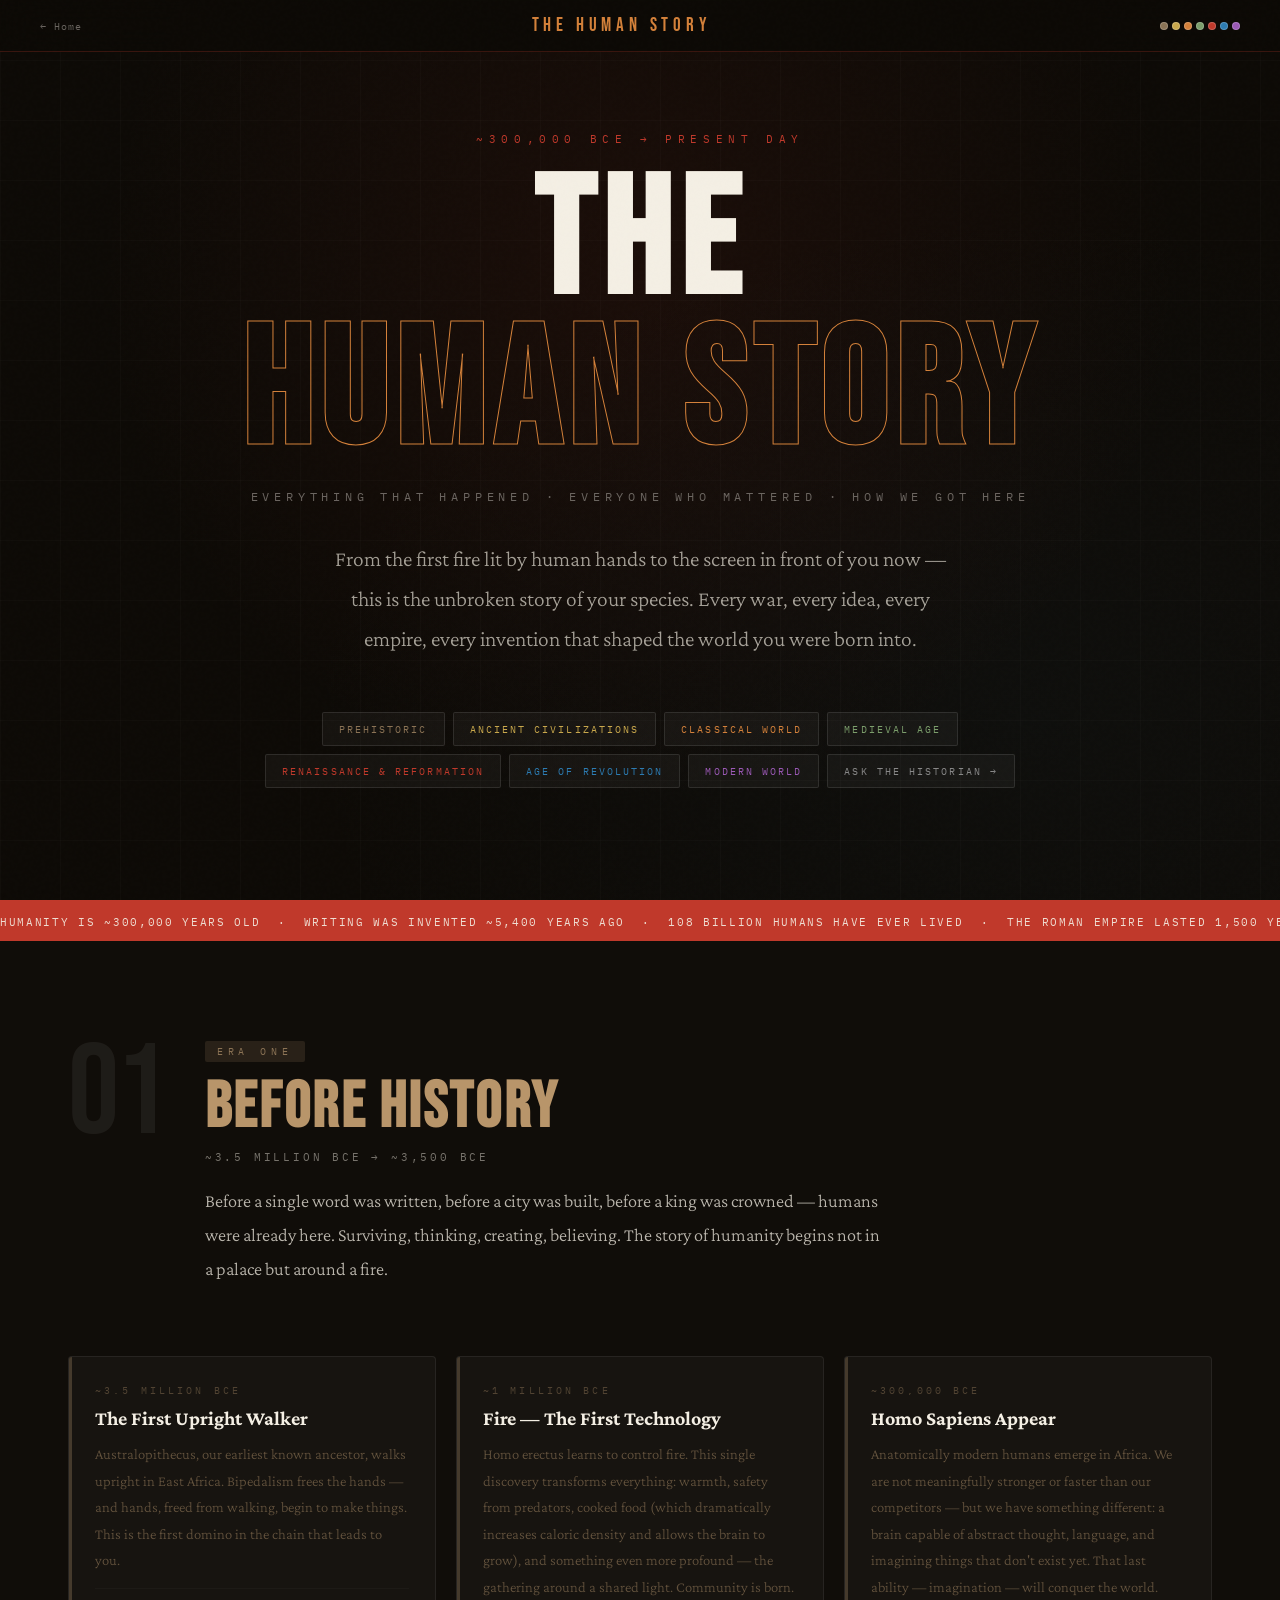
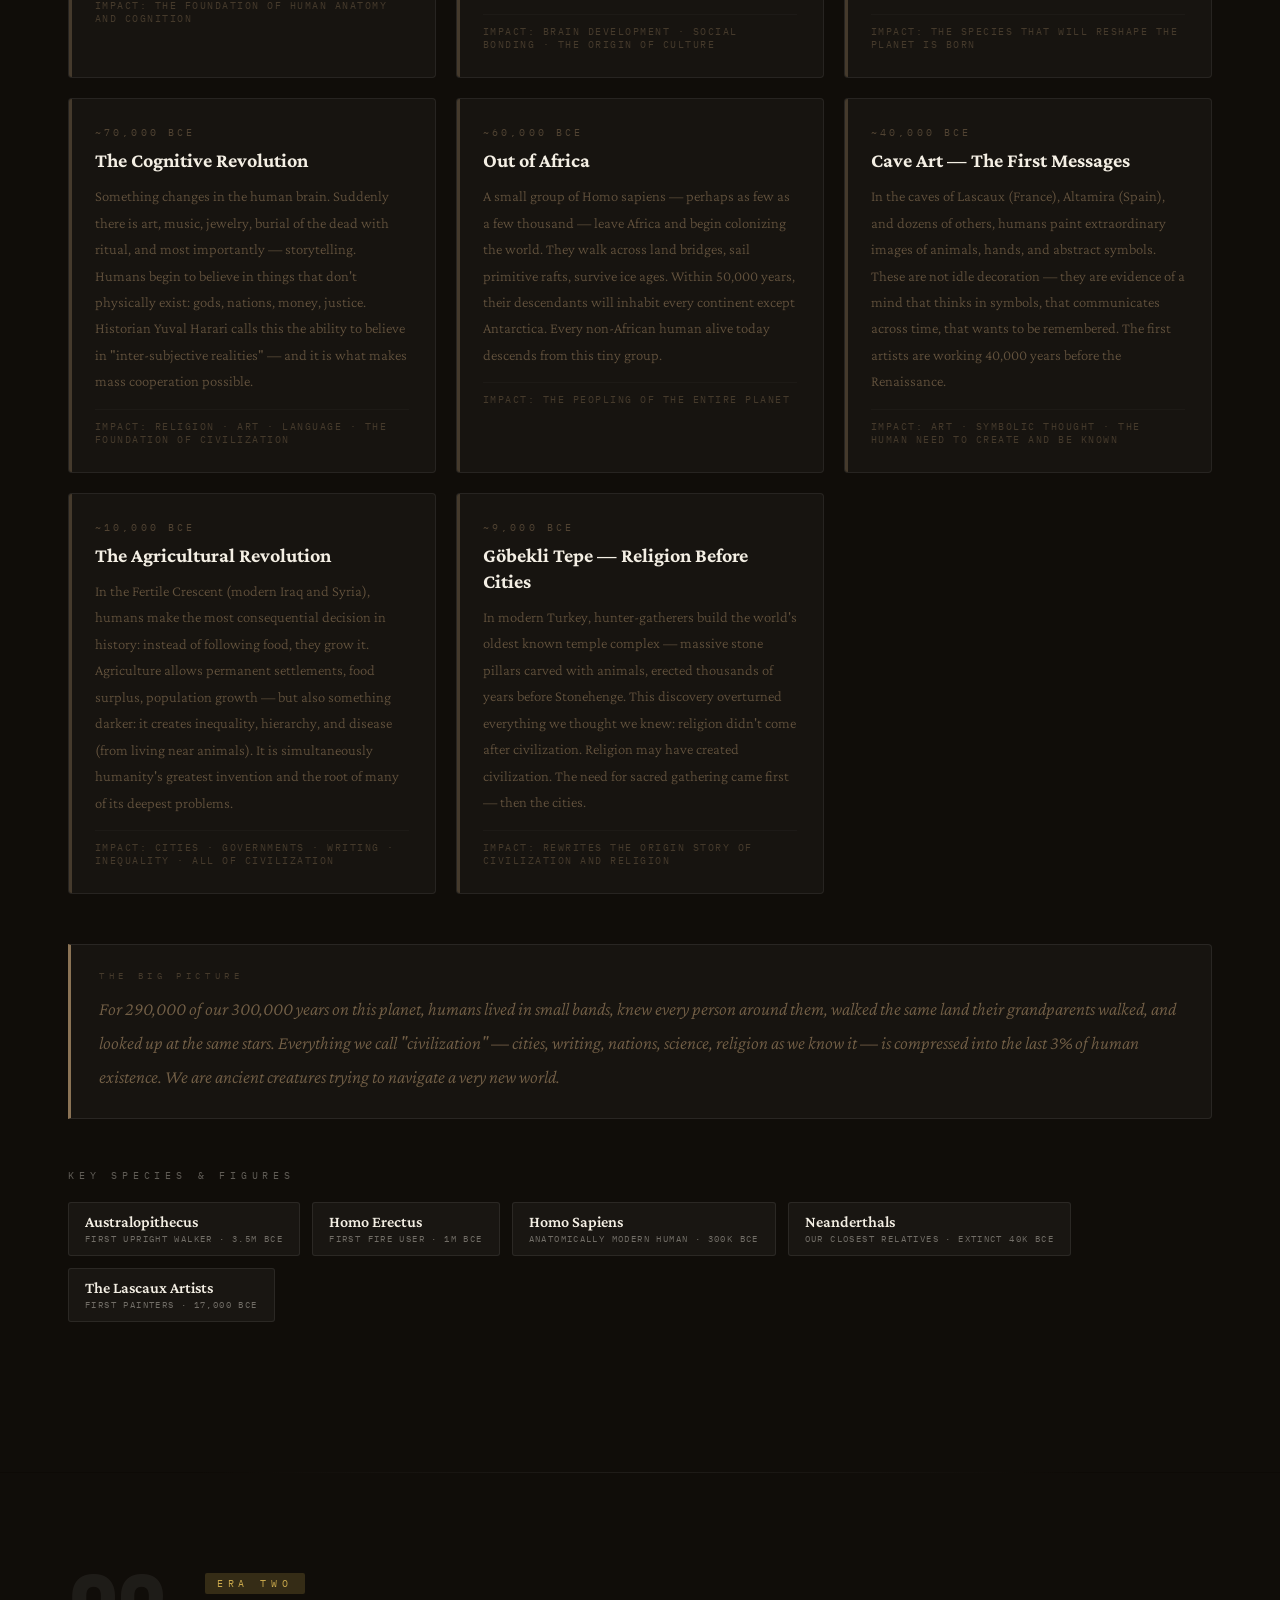
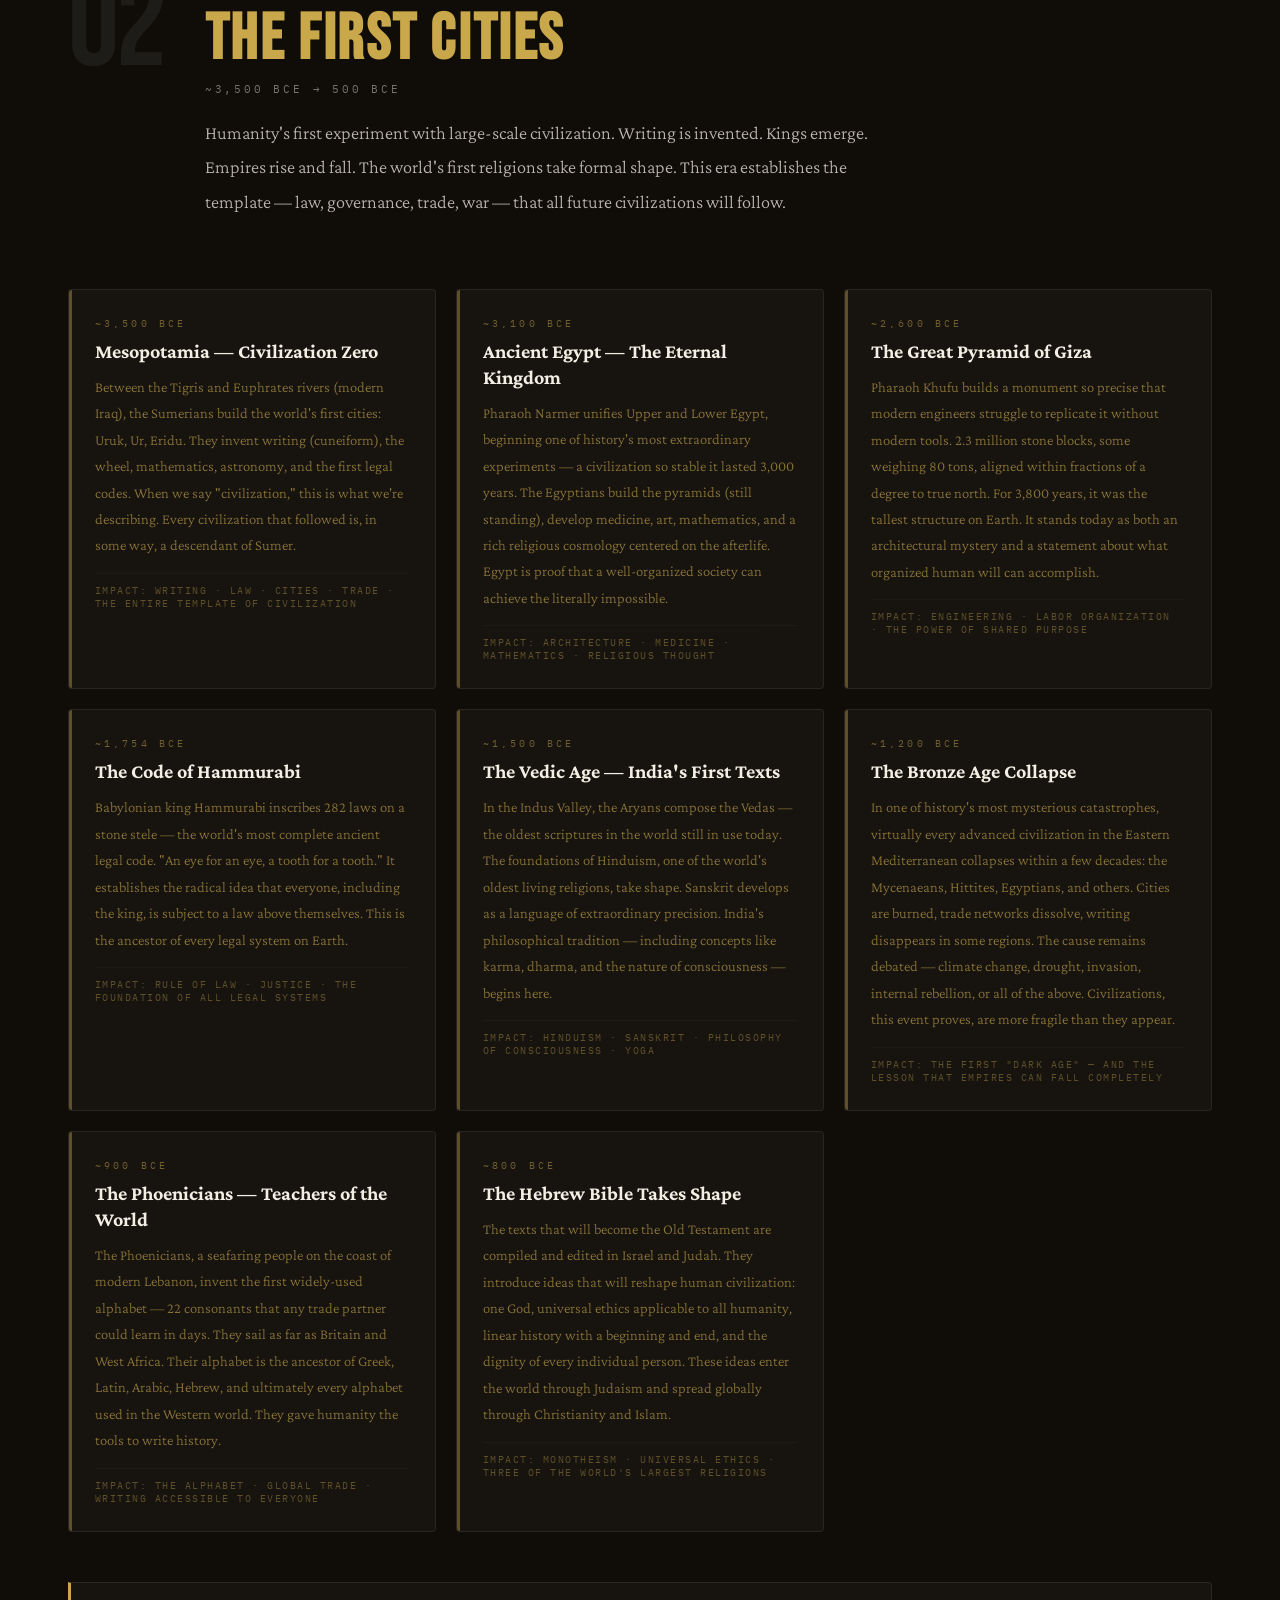
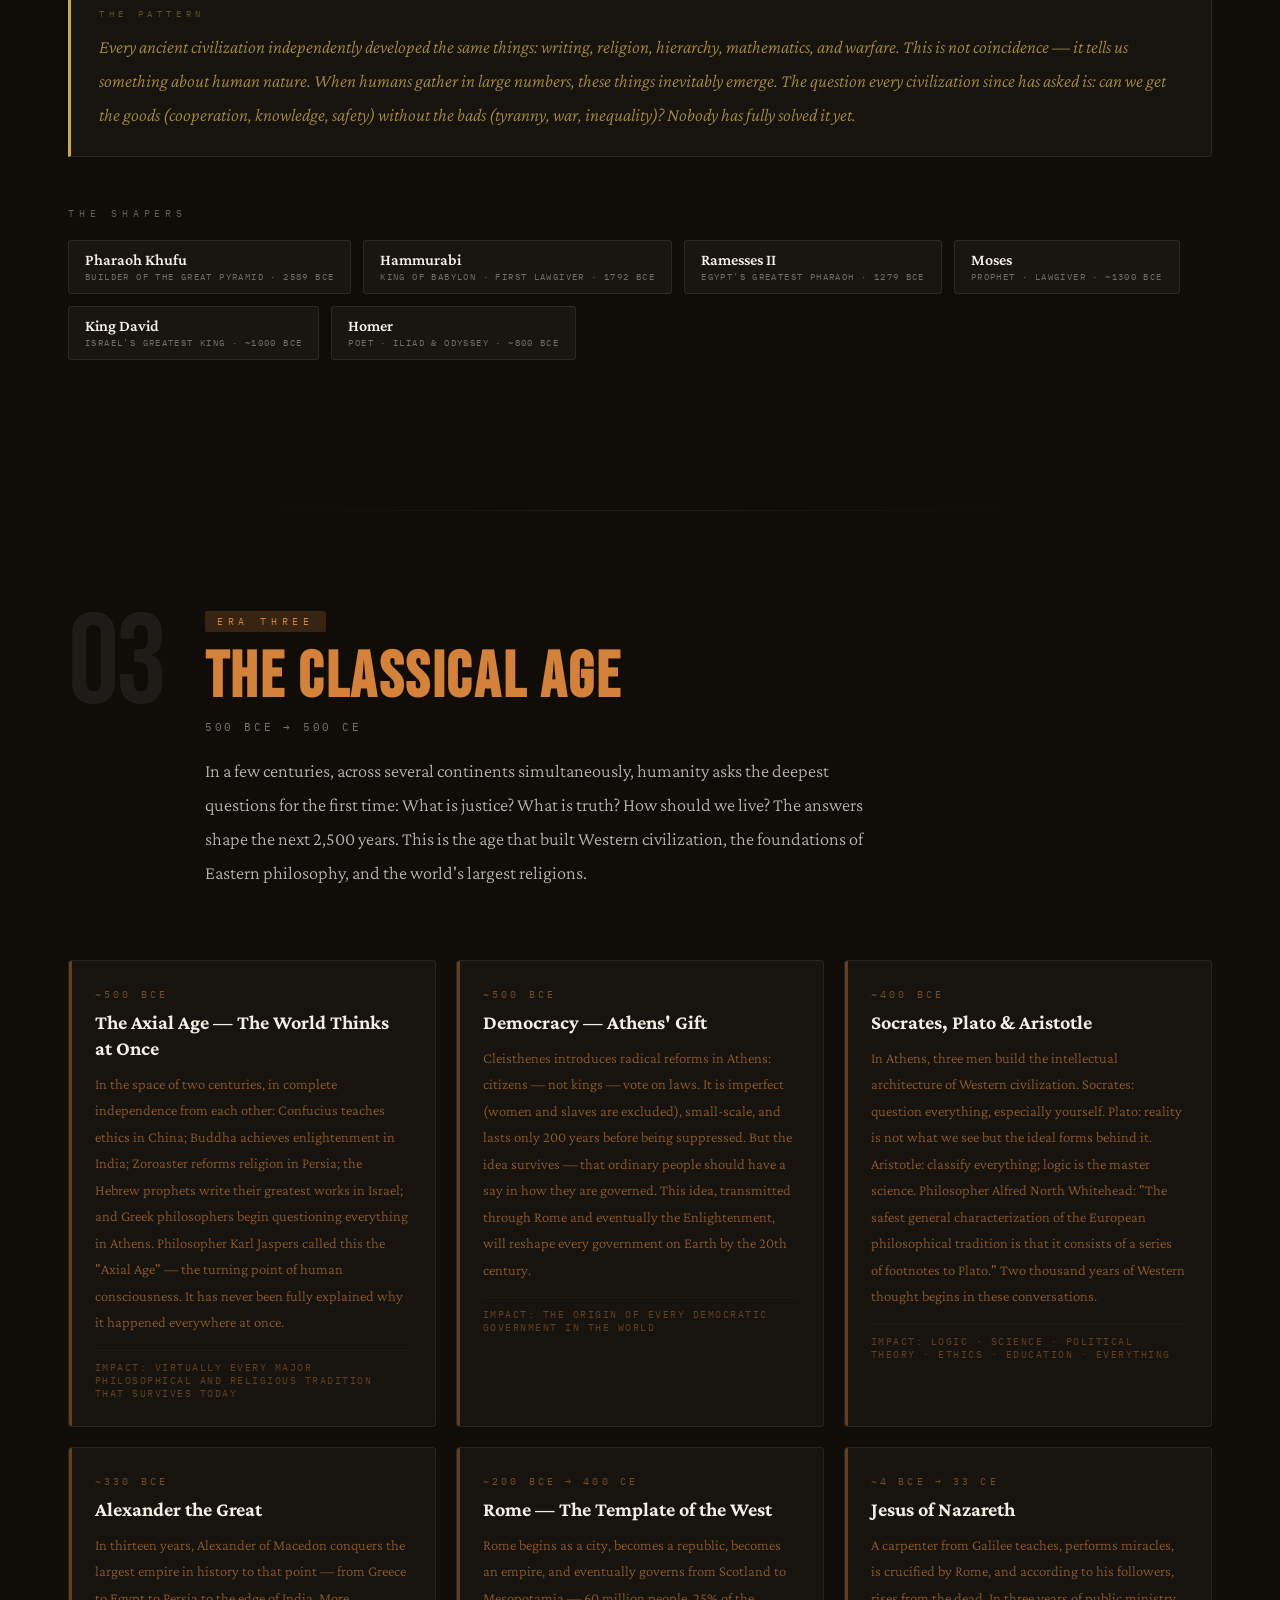
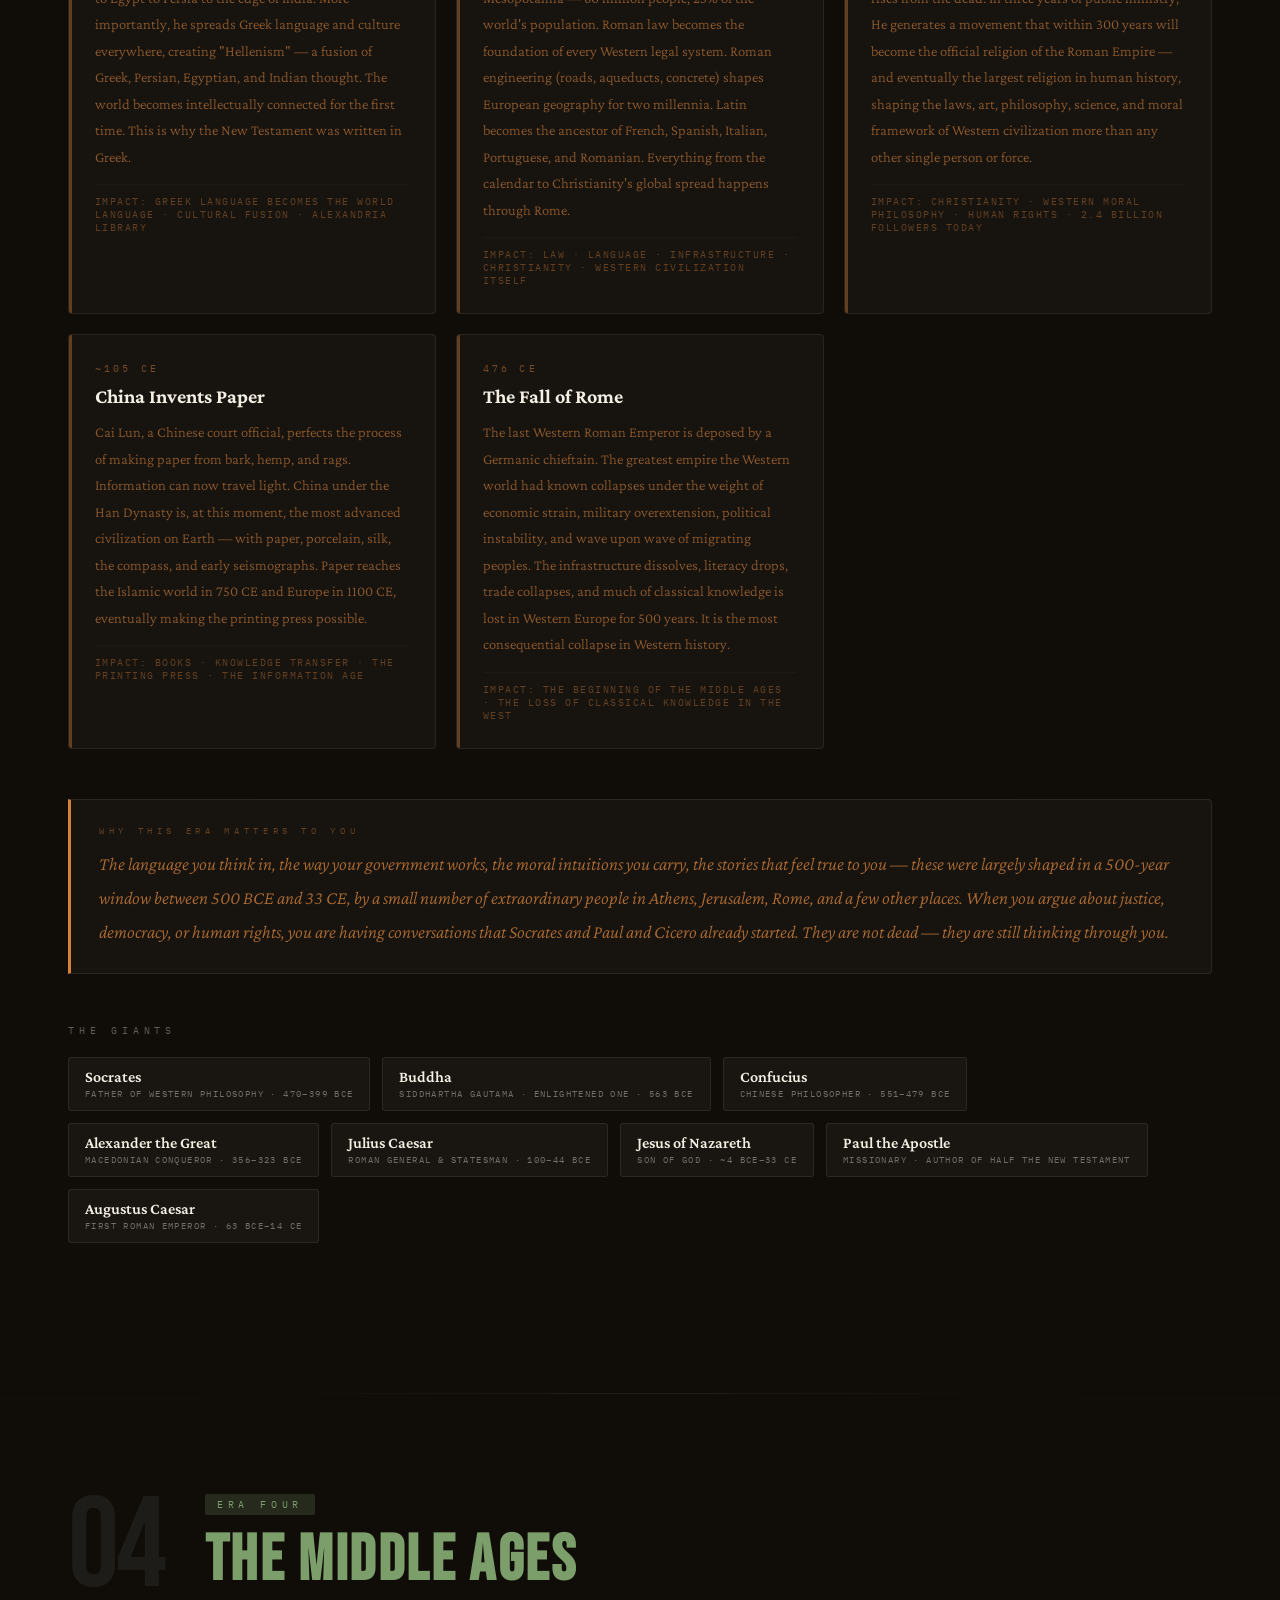
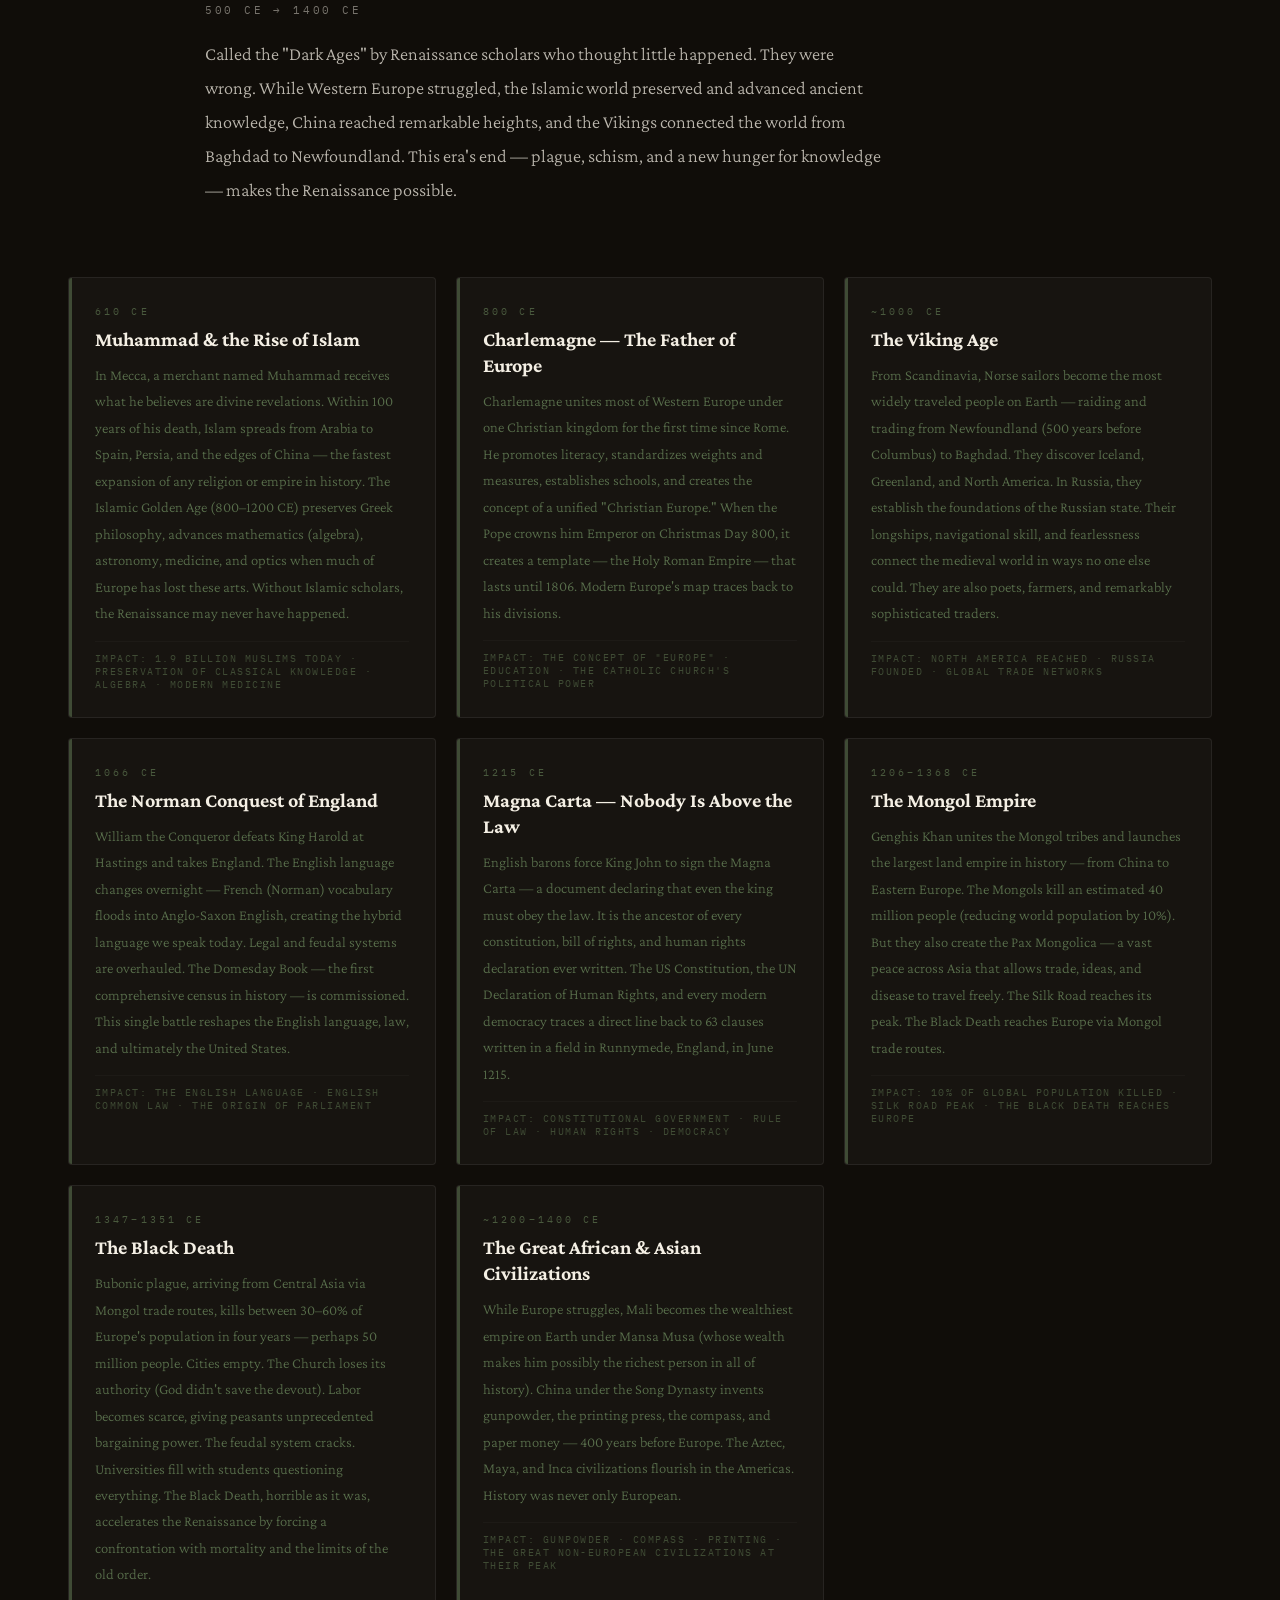
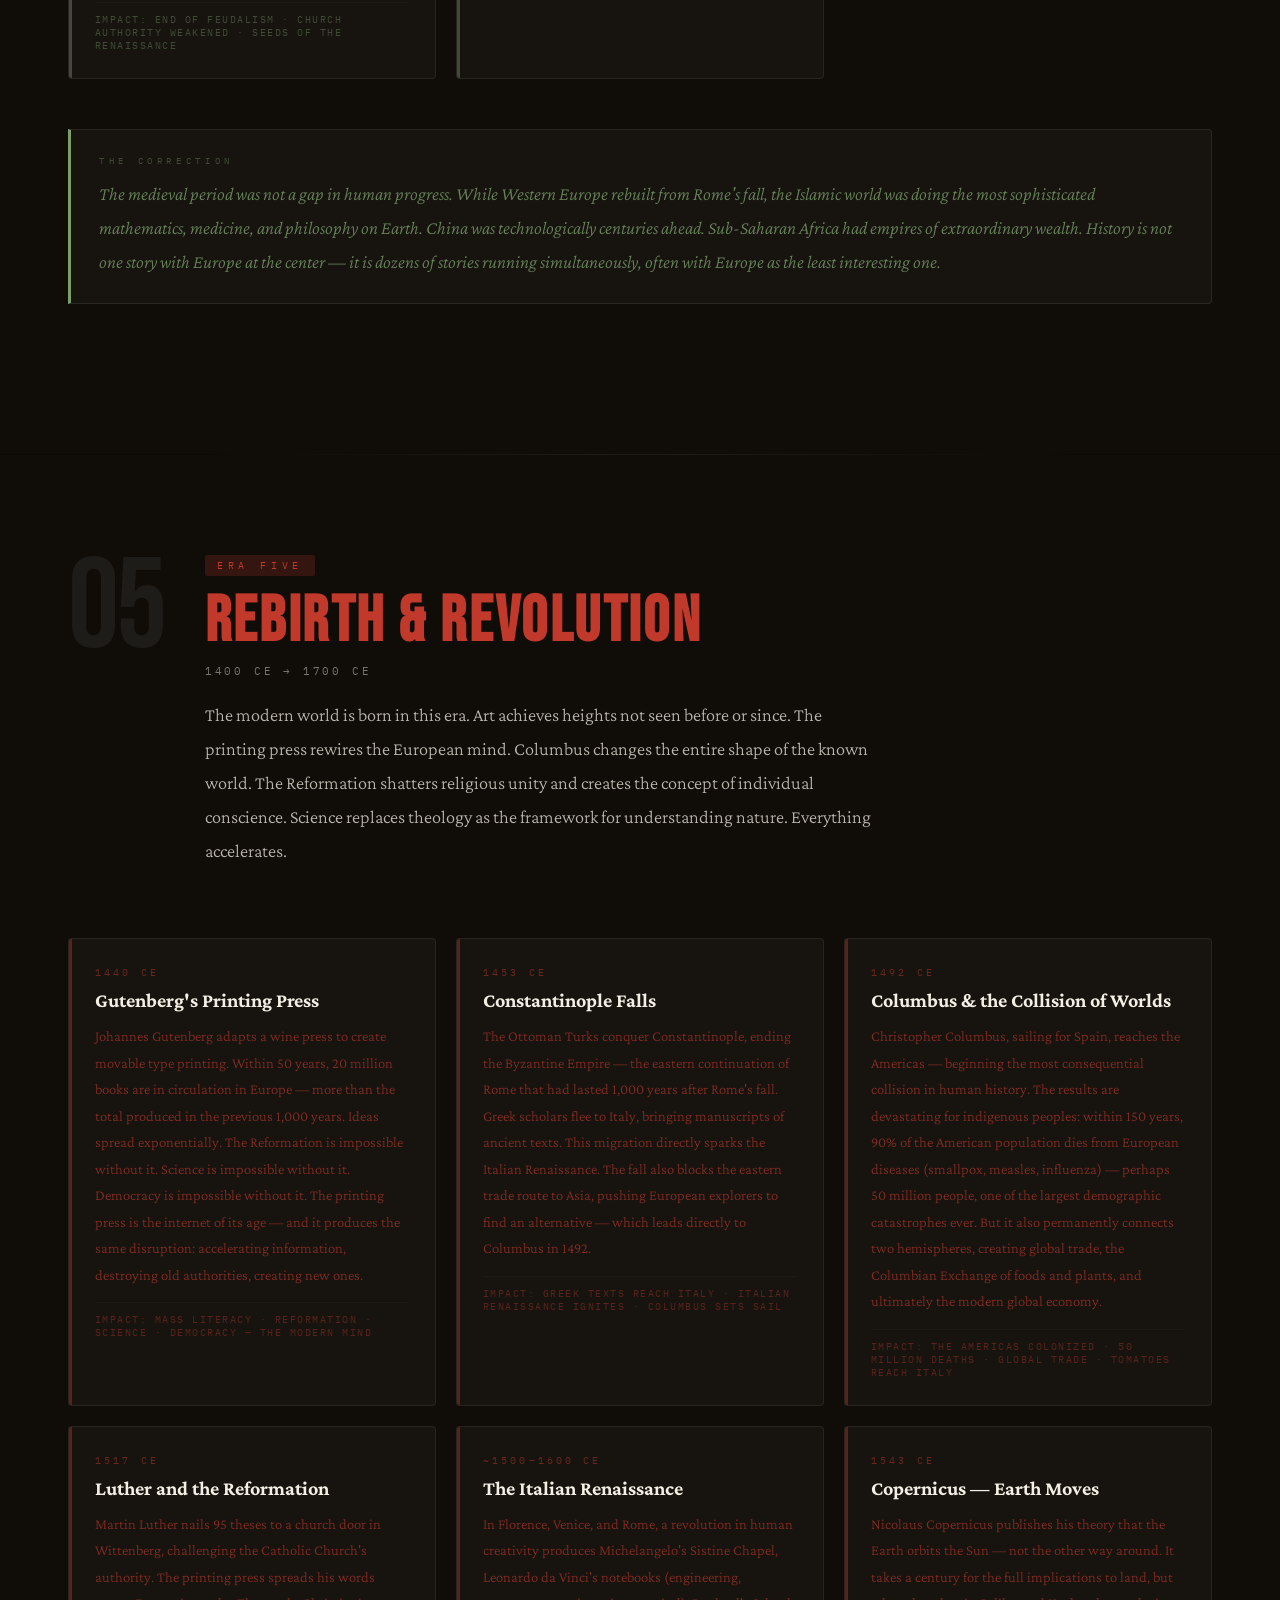
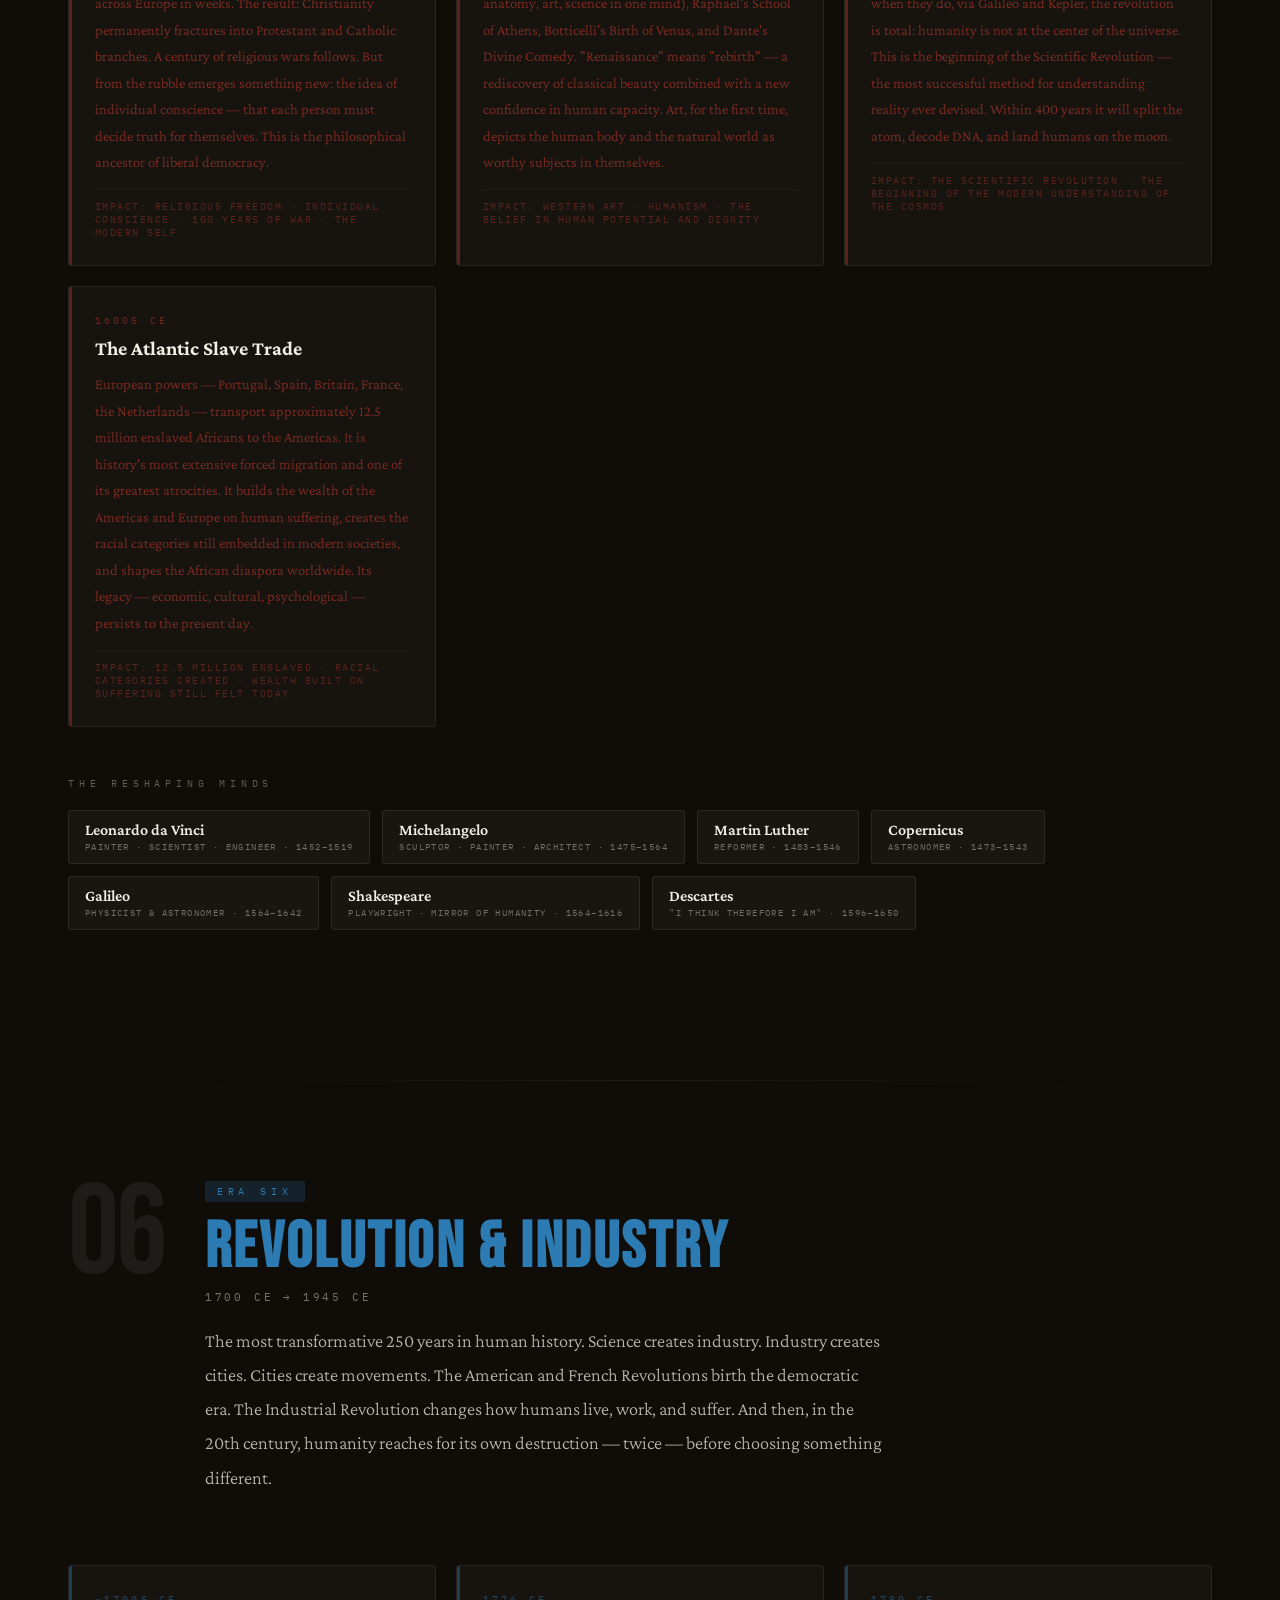
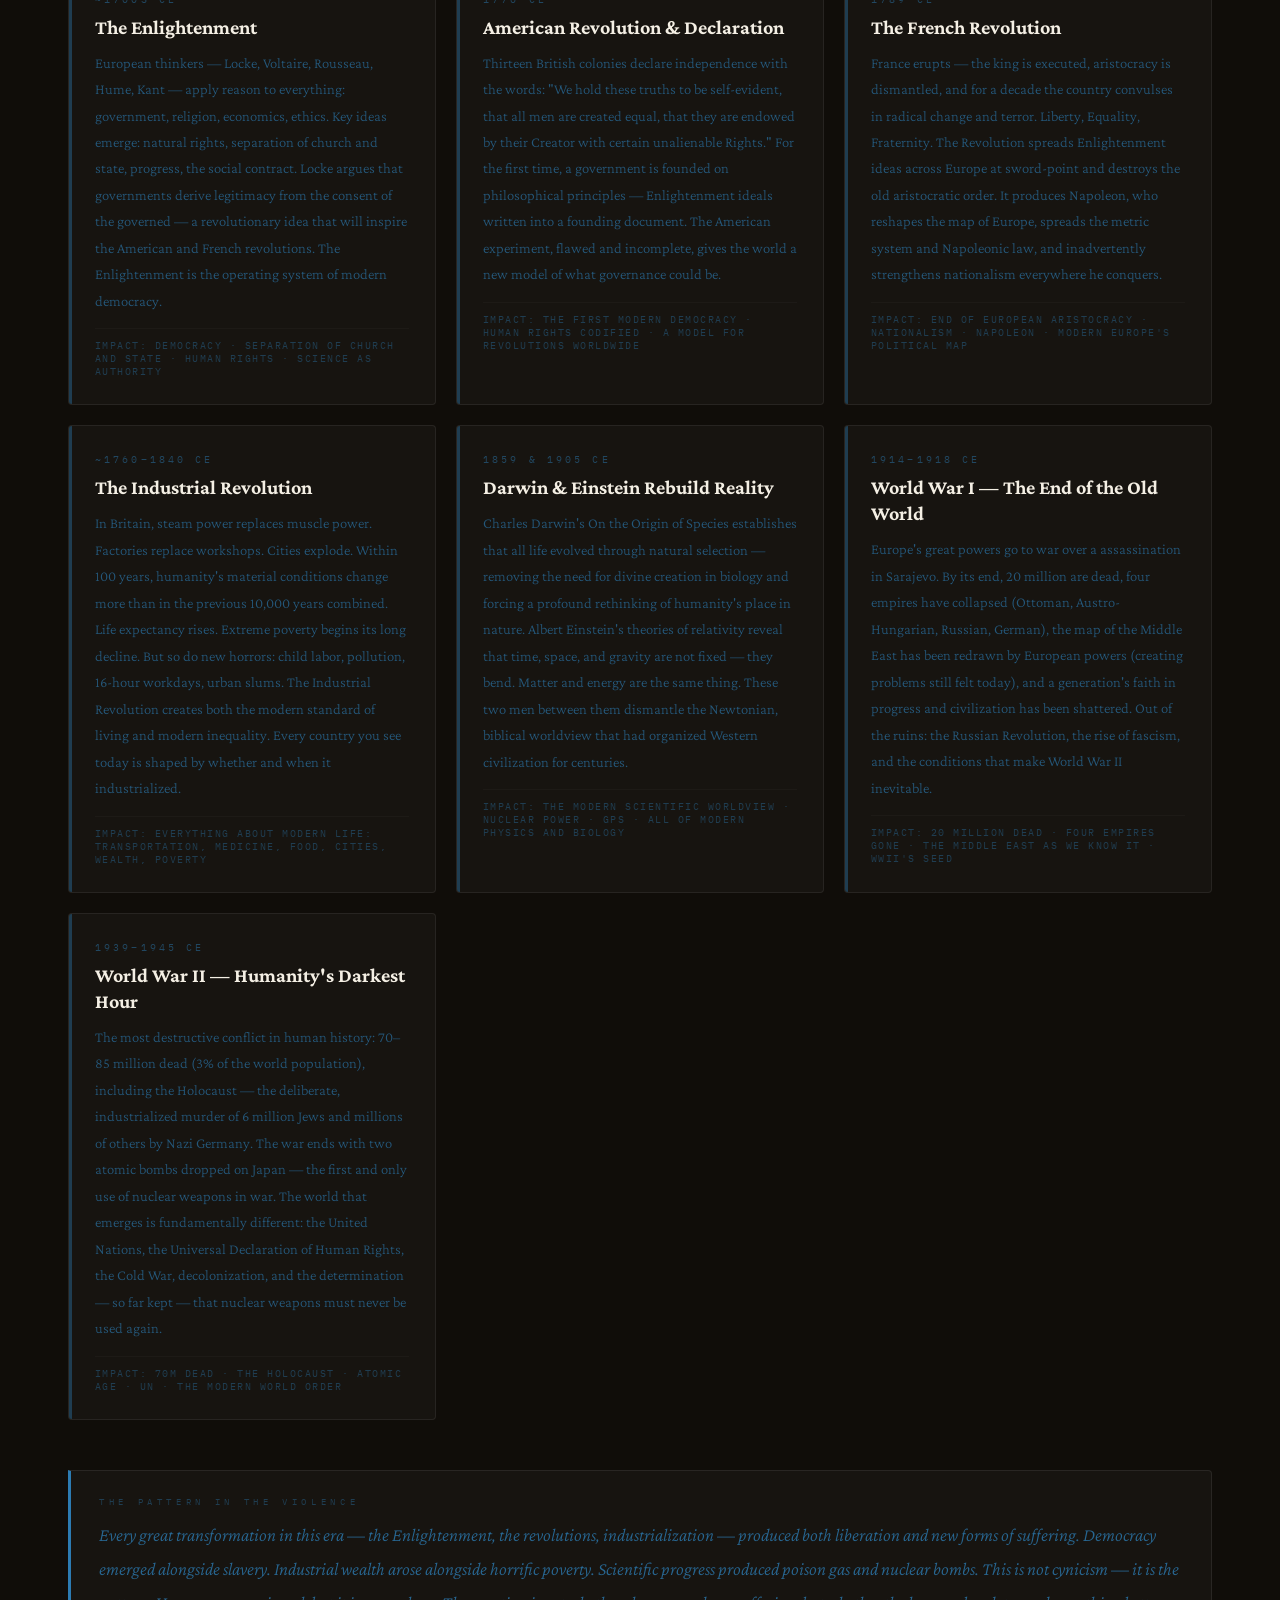
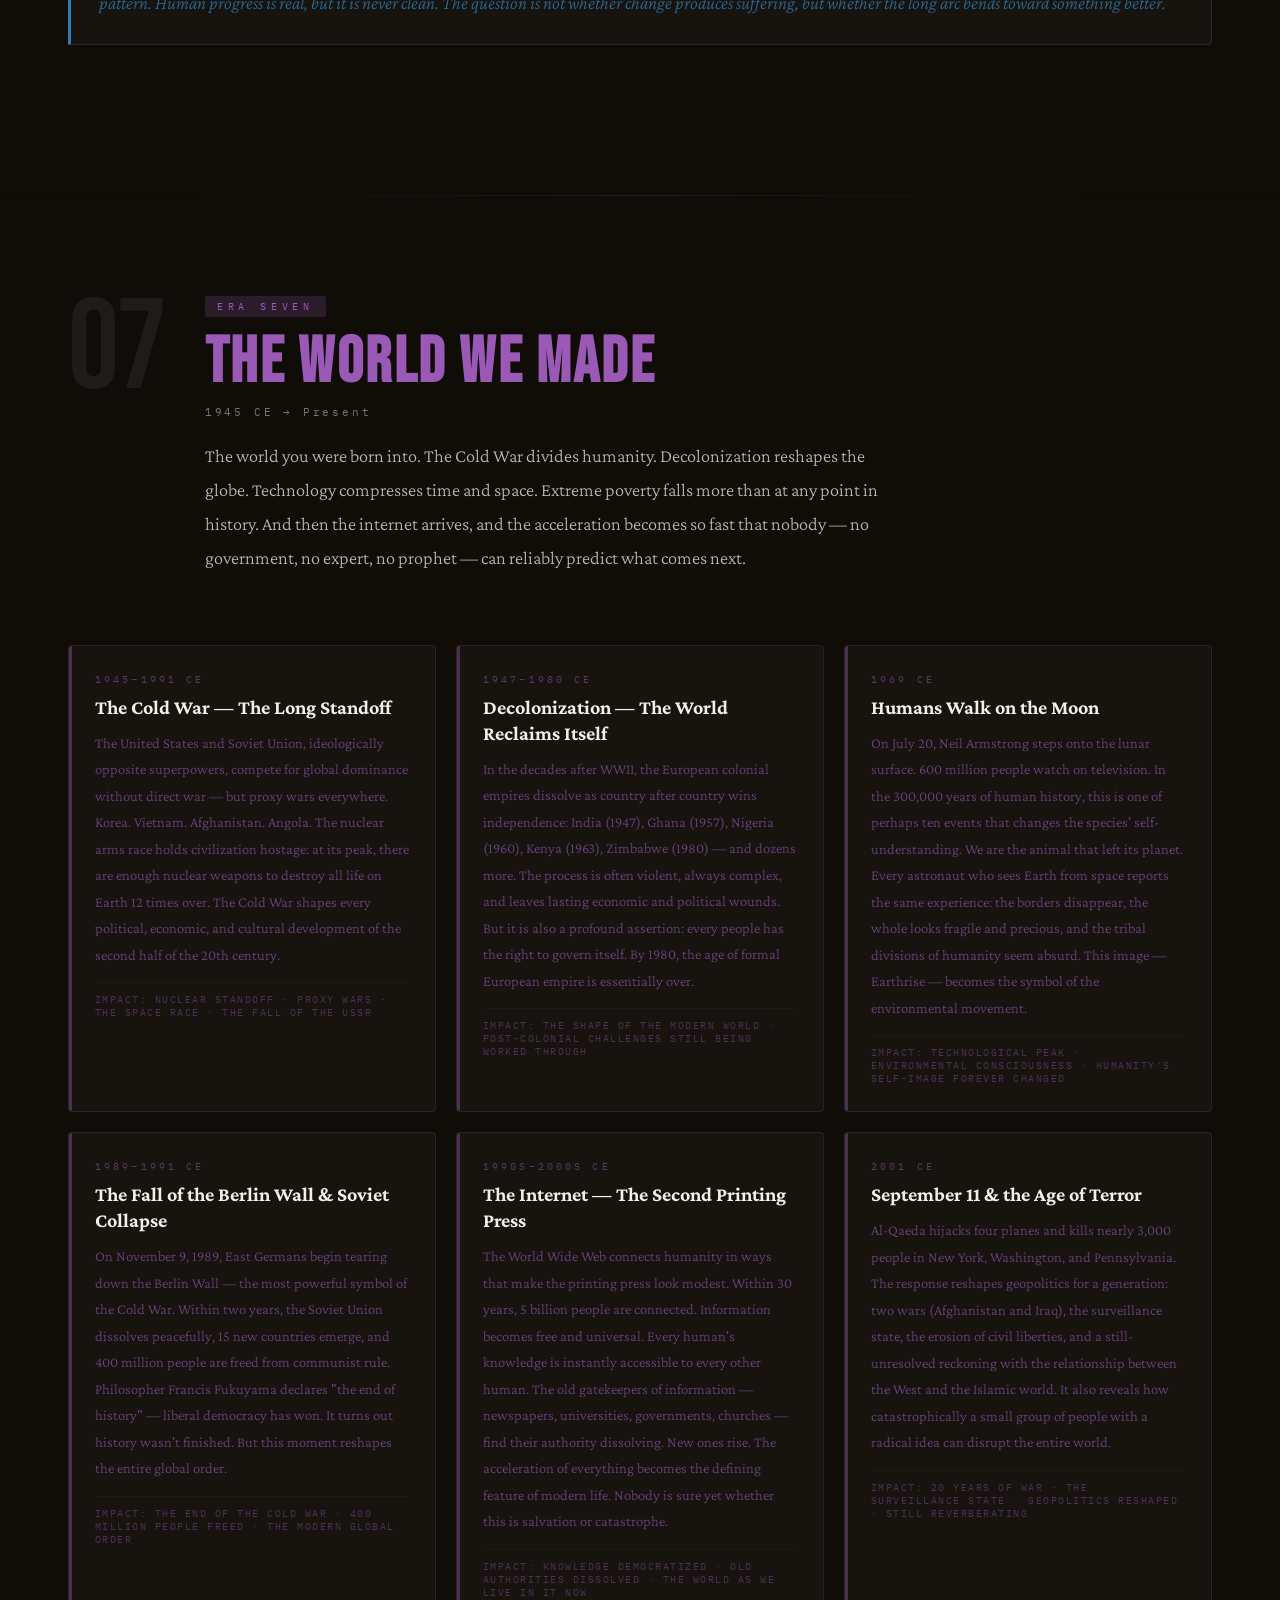
<file: Masterthyself/history.html>
<!DOCTYPE html>
<html lang="en">
<head>
<meta charset="UTF-8">
<meta name="viewport" content="width=device-width, initial-scale=1.0">
<title>The Human Story — A History of Everything</title>
<link href="https://fonts.googleapis.com/css2?family=Bebas+Neue&family=Crimson+Pro:ital,wght@0,300;0,400;0,600;0,700;1,300;1,400&family=IBM+Plex+Mono:wght@300;400&display=swap" rel="stylesheet">
<link rel="stylesheet" href="history.css">
</head>
<body>

<!-- PROGRESS BAR -->
<div class="progress-bar" id="progressBar"></div>

<!-- NAV -->
<nav class="top-nav">
  <a href="index.html" class="nav-back">← Home</a>
  <a class="nav-brand" href="#">THE HUMAN STORY</a>
  <div class="nav-eras">
    <div class="era-dot" style="background:#8B7355" title="Prehistoric" onclick="document.getElementById('prehistoric').scrollIntoView({behavior:'smooth'})"></div>
    <div class="era-dot" style="background:#C9A84C" title="Ancient" onclick="document.getElementById('ancient').scrollIntoView({behavior:'smooth'})"></div>
    <div class="era-dot" style="background:#D4813A" title="Classical" onclick="document.getElementById('classical').scrollIntoView({behavior:'smooth'})"></div>
    <div class="era-dot" style="background:#7B9E6B" title="Medieval" onclick="document.getElementById('medieval').scrollIntoView({behavior:'smooth'})"></div>
    <div class="era-dot" style="background:#C0392B" title="Renaissance" onclick="document.getElementById('renaissance').scrollIntoView({behavior:'smooth'})"></div>
    <div class="era-dot" style="background:#2C7BB2" title="Modern" onclick="document.getElementById('modern').scrollIntoView({behavior:'smooth'})"></div>
    <div class="era-dot" style="background:#9B59B6" title="Contemporary" onclick="document.getElementById('contemporary').scrollIntoView({behavior:'smooth'})"></div>
  </div>
</nav>

<!-- HERO -->
<div class="hero">
  <p class="hero-year">~300,000 BCE → Present Day</p>
  <h1 class="hero-title">
    <span class="line1">THE</span>
    <span class="line2">HUMAN STORY</span>
  </h1>
  <p class="hero-sub">Everything that happened · Everyone who mattered · How we got here</p>
  <p class="hero-desc">From the first fire lit by human hands to the screen in front of you now — this is the unbroken story of your species. Every war, every idea, every empire, every invention that shaped the world you were born into.</p>
  <div class="era-nav">
    <a href="#prehistoric" class="era-btn prehistoric">Prehistoric</a>
    <a href="#ancient" class="era-btn ancient">Ancient Civilizations</a>
    <a href="#classical" class="era-btn classical">Classical World</a>
    <a href="#medieval" class="era-btn medieval">Medieval Age</a>
    <a href="#renaissance" class="era-btn renaissance">Renaissance & Reformation</a>
    <a href="#modern" class="era-btn modern">Age of Revolution</a>
    <a href="#contemporary" class="era-btn contemporary">Modern World</a>
    <a href="#ask-history" class="era-btn" style="color:#888">Ask the Historian →</a>
  </div>
</div>

<!-- TICKER -->
<div class="ticker">
  <div class="ticker-inner">
    HUMANITY IS ~300,000 YEARS OLD &nbsp;·&nbsp; WRITING WAS INVENTED ~5,400 YEARS AGO &nbsp;·&nbsp; 108 BILLION HUMANS HAVE EVER LIVED &nbsp;·&nbsp; THE ROMAN EMPIRE LASTED 1,500 YEARS &nbsp;·&nbsp; THE PRINTING PRESS CREATED THE MODERN WORLD IN 50 YEARS &nbsp;·&nbsp; THE INDUSTRIAL REVOLUTION DOUBLED LIFE EXPECTANCY &nbsp;·&nbsp; MORE PEOPLE HAVE LIVED IN THE LAST 200 YEARS THAN IN ALL PRIOR HISTORY COMBINED &nbsp;·&nbsp; YOUR DNA IS 99.9% IDENTICAL TO EVERY HUMAN WHO EVER LIVED &nbsp;·&nbsp; EVERY LANGUAGE ON EARTH DESCENDS FROM A COMMON ANCESTRAL TONGUE &nbsp;·&nbsp; 
  </div>
</div>

<!-- ══════════════════════════════════════════════════
  ERA 1: PREHISTORIC
═══════════════════════════════════════════════════ -->
<section class="era-section prehistoric" id="prehistoric">
  <div class="section-inner">
    <div class="era-header reveal">
      <div class="era-num">01</div>
      <div class="era-meta">
        <span class="era-badge">Era One</span>
        <h2 class="era-title">BEFORE HISTORY</h2>
        <p class="era-timespan">~3.5 MILLION BCE → ~3,500 BCE</p>
        <p class="era-intro">Before a single word was written, before a city was built, before a king was crowned — humans were already here. Surviving, thinking, creating, believing. The story of humanity begins not in a palace but around a fire.</p>
      </div>
    </div>

    <div class="events-grid">
      <div class="event-card reveal" style="color:#8B7355">
        <div class="event-date">~3.5 Million BCE</div>
        <div class="event-title">The First Upright Walker</div>
        <div class="event-body">Australopithecus, our earliest known ancestor, walks upright in East Africa. Bipedalism frees the hands — and hands, freed from walking, begin to make things. This is the first domino in the chain that leads to you.</div>
        <div class="event-impact">Impact: The foundation of human anatomy and cognition</div>
      </div>

      <div class="event-card reveal" style="color:#8B7355">
        <div class="event-date">~1 Million BCE</div>
        <div class="event-title">Fire — The First Technology</div>
        <div class="event-body">Homo erectus learns to control fire. This single discovery transforms everything: warmth, safety from predators, cooked food (which dramatically increases caloric density and allows the brain to grow), and something even more profound — the gathering around a shared light. Community is born.</div>
        <div class="event-impact">Impact: Brain development · Social bonding · The origin of culture</div>
      </div>

      <div class="event-card reveal" style="color:#8B7355">
        <div class="event-date">~300,000 BCE</div>
        <div class="event-title">Homo Sapiens Appear</div>
        <div class="event-body">Anatomically modern humans emerge in Africa. We are not meaningfully stronger or faster than our competitors — but we have something different: a brain capable of abstract thought, language, and imagining things that don't exist yet. That last ability — imagination — will conquer the world.</div>
        <div class="event-impact">Impact: The species that will reshape the planet is born</div>
      </div>

      <div class="event-card reveal" style="color:#8B7355">
        <div class="event-date">~70,000 BCE</div>
        <div class="event-title">The Cognitive Revolution</div>
        <div class="event-body">Something changes in the human brain. Suddenly there is art, music, jewelry, burial of the dead with ritual, and most importantly — storytelling. Humans begin to believe in things that don't physically exist: gods, nations, money, justice. Historian Yuval Harari calls this the ability to believe in "inter-subjective realities" — and it is what makes mass cooperation possible.</div>
        <div class="event-impact">Impact: Religion · Art · Language · The foundation of civilization</div>
      </div>

      <div class="event-card reveal" style="color:#8B7355">
        <div class="event-date">~60,000 BCE</div>
        <div class="event-title">Out of Africa</div>
        <div class="event-body">A small group of Homo sapiens — perhaps as few as a few thousand — leave Africa and begin colonizing the world. They walk across land bridges, sail primitive rafts, survive ice ages. Within 50,000 years, their descendants will inhabit every continent except Antarctica. Every non-African human alive today descends from this tiny group.</div>
        <div class="event-impact">Impact: The peopling of the entire planet</div>
      </div>

      <div class="event-card reveal" style="color:#8B7355">
        <div class="event-date">~40,000 BCE</div>
        <div class="event-title">Cave Art — The First Messages</div>
        <div class="event-body">In the caves of Lascaux (France), Altamira (Spain), and dozens of others, humans paint extraordinary images of animals, hands, and abstract symbols. These are not idle decoration — they are evidence of a mind that thinks in symbols, that communicates across time, that wants to be remembered. The first artists are working 40,000 years before the Renaissance.</div>
        <div class="event-impact">Impact: Art · Symbolic thought · The human need to create and be known</div>
      </div>

      <div class="event-card reveal" style="color:#8B7355">
        <div class="event-date">~10,000 BCE</div>
        <div class="event-title">The Agricultural Revolution</div>
        <div class="event-body">In the Fertile Crescent (modern Iraq and Syria), humans make the most consequential decision in history: instead of following food, they grow it. Agriculture allows permanent settlements, food surplus, population growth — but also something darker: it creates inequality, hierarchy, and disease (from living near animals). It is simultaneously humanity's greatest invention and the root of many of its deepest problems.</div>
        <div class="event-impact">Impact: Cities · Governments · Writing · Inequality · All of civilization</div>
      </div>

      <div class="event-card reveal" style="color:#8B7355">
        <div class="event-date">~9,000 BCE</div>
        <div class="event-title">Göbekli Tepe — Religion Before Cities</div>
        <div class="event-body">In modern Turkey, hunter-gatherers build the world's oldest known temple complex — massive stone pillars carved with animals, erected thousands of years before Stonehenge. This discovery overturned everything we thought we knew: religion didn't come after civilization. Religion may have created civilization. The need for sacred gathering came first — then the cities.</div>
        <div class="event-impact">Impact: Rewrites the origin story of civilization and religion</div>
      </div>
    </div>

    <div class="insight-box reveal" style="color:#8B7355; border-left-color:#8B7355">
      <div class="insight-label">The Big Picture</div>
      <div class="insight-text">For 290,000 of our 300,000 years on this planet, humans lived in small bands, knew every person around them, walked the same land their grandparents walked, and looked up at the same stars. Everything we call "civilization" — cities, writing, nations, science, religion as we know it — is compressed into the last 3% of human existence. We are ancient creatures trying to navigate a very new world.</div>
    </div>

    <div class="figures-row reveal">
      <p class="figures-label">Key Species & Figures</p>
      <div class="figures-grid">
        <div class="figure-chip"><span class="figure-name">Australopithecus</span><span class="figure-role">First Upright Walker · 3.5M BCE</span></div>
        <div class="figure-chip"><span class="figure-name">Homo Erectus</span><span class="figure-role">First Fire User · 1M BCE</span></div>
        <div class="figure-chip"><span class="figure-name">Homo Sapiens</span><span class="figure-role">Anatomically Modern Human · 300K BCE</span></div>
        <div class="figure-chip"><span class="figure-name">Neanderthals</span><span class="figure-role">Our Closest Relatives · Extinct 40K BCE</span></div>
        <div class="figure-chip"><span class="figure-name">The Lascaux Artists</span><span class="figure-role">First Painters · 17,000 BCE</span></div>
      </div>
    </div>
  </div>
</section>

<div class="section-divider"></div>

<!-- ══════════════════════════════════════════════════
  ERA 2: ANCIENT CIVILIZATIONS
═══════════════════════════════════════════════════ -->
<section class="era-section ancient" id="ancient">
  <div class="section-inner">
    <div class="era-header reveal">
      <div class="era-num">02</div>
      <div class="era-meta">
        <span class="era-badge">Era Two</span>
        <h2 class="era-title">THE FIRST CITIES</h2>
        <p class="era-timespan">~3,500 BCE → 500 BCE</p>
        <p class="era-intro">Humanity's first experiment with large-scale civilization. Writing is invented. Kings emerge. Empires rise and fall. The world's first religions take formal shape. This era establishes the template — law, governance, trade, war — that all future civilizations will follow.</p>
      </div>
    </div>

    <div class="events-grid">
      <div class="event-card reveal" style="color:#C9A84C">
        <div class="event-date">~3,500 BCE</div>
        <div class="event-title">Mesopotamia — Civilization Zero</div>
        <div class="event-body">Between the Tigris and Euphrates rivers (modern Iraq), the Sumerians build the world's first cities: Uruk, Ur, Eridu. They invent writing (cuneiform), the wheel, mathematics, astronomy, and the first legal codes. When we say "civilization," this is what we're describing. Every civilization that followed is, in some way, a descendant of Sumer.</div>
        <div class="event-impact">Impact: Writing · Law · Cities · Trade · The entire template of civilization</div>
      </div>

      <div class="event-card reveal" style="color:#C9A84C">
        <div class="event-date">~3,100 BCE</div>
        <div class="event-title">Ancient Egypt — The Eternal Kingdom</div>
        <div class="event-body">Pharaoh Narmer unifies Upper and Lower Egypt, beginning one of history's most extraordinary experiments — a civilization so stable it lasted 3,000 years. The Egyptians build the pyramids (still standing), develop medicine, art, mathematics, and a rich religious cosmology centered on the afterlife. Egypt is proof that a well-organized society can achieve the literally impossible.</div>
        <div class="event-impact">Impact: Architecture · Medicine · Mathematics · Religious thought</div>
      </div>

      <div class="event-card reveal" style="color:#C9A84C">
        <div class="event-date">~2,600 BCE</div>
        <div class="event-title">The Great Pyramid of Giza</div>
        <div class="event-body">Pharaoh Khufu builds a monument so precise that modern engineers struggle to replicate it without modern tools. 2.3 million stone blocks, some weighing 80 tons, aligned within fractions of a degree to true north. For 3,800 years, it was the tallest structure on Earth. It stands today as both an architectural mystery and a statement about what organized human will can accomplish.</div>
        <div class="event-impact">Impact: Engineering · Labor organization · The power of shared purpose</div>
      </div>

      <div class="event-card reveal" style="color:#C9A84C">
        <div class="event-date">~1,754 BCE</div>
        <div class="event-title">The Code of Hammurabi</div>
        <div class="event-body">Babylonian king Hammurabi inscribes 282 laws on a stone stele — the world's most complete ancient legal code. "An eye for an eye, a tooth for a tooth." It establishes the radical idea that everyone, including the king, is subject to a law above themselves. This is the ancestor of every legal system on Earth.</div>
        <div class="event-impact">Impact: Rule of law · Justice · The foundation of all legal systems</div>
      </div>

      <div class="event-card reveal" style="color:#C9A84C">
        <div class="event-date">~1,500 BCE</div>
        <div class="event-title">The Vedic Age — India's First Texts</div>
        <div class="event-body">In the Indus Valley, the Aryans compose the Vedas — the oldest scriptures in the world still in use today. The foundations of Hinduism, one of the world's oldest living religions, take shape. Sanskrit develops as a language of extraordinary precision. India's philosophical tradition — including concepts like karma, dharma, and the nature of consciousness — begins here.</div>
        <div class="event-impact">Impact: Hinduism · Sanskrit · Philosophy of consciousness · Yoga</div>
      </div>

      <div class="event-card reveal" style="color:#C9A84C">
        <div class="event-date">~1,200 BCE</div>
        <div class="event-title">The Bronze Age Collapse</div>
        <div class="event-body">In one of history's most mysterious catastrophes, virtually every advanced civilization in the Eastern Mediterranean collapses within a few decades: the Mycenaeans, Hittites, Egyptians, and others. Cities are burned, trade networks dissolve, writing disappears in some regions. The cause remains debated — climate change, drought, invasion, internal rebellion, or all of the above. Civilizations, this event proves, are more fragile than they appear.</div>
        <div class="event-impact">Impact: The first "dark age" — and the lesson that empires can fall completely</div>
      </div>

      <div class="event-card reveal" style="color:#C9A84C">
        <div class="event-date">~900 BCE</div>
        <div class="event-title">The Phoenicians — Teachers of the World</div>
        <div class="event-body">The Phoenicians, a seafaring people on the coast of modern Lebanon, invent the first widely-used alphabet — 22 consonants that any trade partner could learn in days. They sail as far as Britain and West Africa. Their alphabet is the ancestor of Greek, Latin, Arabic, Hebrew, and ultimately every alphabet used in the Western world. They gave humanity the tools to write history.</div>
        <div class="event-impact">Impact: The alphabet · Global trade · Writing accessible to everyone</div>
      </div>

      <div class="event-card reveal" style="color:#C9A84C">
        <div class="event-date">~800 BCE</div>
        <div class="event-title">The Hebrew Bible Takes Shape</div>
        <div class="event-body">The texts that will become the Old Testament are compiled and edited in Israel and Judah. They introduce ideas that will reshape human civilization: one God, universal ethics applicable to all humanity, linear history with a beginning and end, and the dignity of every individual person. These ideas enter the world through Judaism and spread globally through Christianity and Islam.</div>
        <div class="event-impact">Impact: Monotheism · Universal ethics · Three of the world's largest religions</div>
      </div>
    </div>

    <div class="insight-box reveal" style="color:#C9A84C; border-left-color:#C9A84C">
      <div class="insight-label">The Pattern</div>
      <div class="insight-text">Every ancient civilization independently developed the same things: writing, religion, hierarchy, mathematics, and warfare. This is not coincidence — it tells us something about human nature. When humans gather in large numbers, these things inevitably emerge. The question every civilization since has asked is: can we get the goods (cooperation, knowledge, safety) without the bads (tyranny, war, inequality)? Nobody has fully solved it yet.</div>
    </div>

    <div class="figures-row reveal">
      <p class="figures-label">The Shapers</p>
      <div class="figures-grid">
        <div class="figure-chip"><span class="figure-name">Pharaoh Khufu</span><span class="figure-role">Builder of the Great Pyramid · 2589 BCE</span></div>
        <div class="figure-chip"><span class="figure-name">Hammurabi</span><span class="figure-role">King of Babylon · First Lawgiver · 1792 BCE</span></div>
        <div class="figure-chip"><span class="figure-name">Ramesses II</span><span class="figure-role">Egypt's Greatest Pharaoh · 1279 BCE</span></div>
        <div class="figure-chip"><span class="figure-name">Moses</span><span class="figure-role">Prophet · Lawgiver · ~1300 BCE</span></div>
        <div class="figure-chip"><span class="figure-name">King David</span><span class="figure-role">Israel's Greatest King · ~1000 BCE</span></div>
        <div class="figure-chip"><span class="figure-name">Homer</span><span class="figure-role">Poet · Iliad & Odyssey · ~800 BCE</span></div>
      </div>
    </div>
  </div>
</section>

<div class="section-divider"></div>

<!-- ══════════════════════════════════════════════════
  ERA 3: CLASSICAL WORLD
═══════════════════════════════════════════════════ -->
<section class="era-section classical" id="classical">
  <div class="section-inner">
    <div class="era-header reveal">
      <div class="era-num">03</div>
      <div class="era-meta">
        <span class="era-badge">Era Three</span>
        <h2 class="era-title">THE CLASSICAL AGE</h2>
        <p class="era-timespan">500 BCE → 500 CE</p>
        <p class="era-intro">In a few centuries, across several continents simultaneously, humanity asks the deepest questions for the first time: What is justice? What is truth? How should we live? The answers shape the next 2,500 years. This is the age that built Western civilization, the foundations of Eastern philosophy, and the world's largest religions.</p>
      </div>
    </div>

    <div class="events-grid">
      <div class="event-card reveal" style="color:#D4813A">
        <div class="event-date">~500 BCE</div>
        <div class="event-title">The Axial Age — The World Thinks at Once</div>
        <div class="event-body">In the space of two centuries, in complete independence from each other: Confucius teaches ethics in China; Buddha achieves enlightenment in India; Zoroaster reforms religion in Persia; the Hebrew prophets write their greatest works in Israel; and Greek philosophers begin questioning everything in Athens. Philosopher Karl Jaspers called this the "Axial Age" — the turning point of human consciousness. It has never been fully explained why it happened everywhere at once.</div>
        <div class="event-impact">Impact: Virtually every major philosophical and religious tradition that survives today</div>
      </div>

      <div class="event-card reveal" style="color:#D4813A">
        <div class="event-date">~500 BCE</div>
        <div class="event-title">Democracy — Athens' Gift</div>
        <div class="event-body">Cleisthenes introduces radical reforms in Athens: citizens — not kings — vote on laws. It is imperfect (women and slaves are excluded), small-scale, and lasts only 200 years before being suppressed. But the idea survives — that ordinary people should have a say in how they are governed. This idea, transmitted through Rome and eventually the Enlightenment, will reshape every government on Earth by the 20th century.</div>
        <div class="event-impact">Impact: The origin of every democratic government in the world</div>
      </div>

      <div class="event-card reveal" style="color:#D4813A">
        <div class="event-date">~400 BCE</div>
        <div class="event-title">Socrates, Plato & Aristotle</div>
        <div class="event-body">In Athens, three men build the intellectual architecture of Western civilization. Socrates: question everything, especially yourself. Plato: reality is not what we see but the ideal forms behind it. Aristotle: classify everything; logic is the master science. Philosopher Alfred North Whitehead: "The safest general characterization of the European philosophical tradition is that it consists of a series of footnotes to Plato." Two thousand years of Western thought begins in these conversations.</div>
        <div class="event-impact">Impact: Logic · Science · Political theory · Ethics · Education · Everything</div>
      </div>

      <div class="event-card reveal" style="color:#D4813A">
        <div class="event-date">~330 BCE</div>
        <div class="event-title">Alexander the Great</div>
        <div class="event-body">In thirteen years, Alexander of Macedon conquers the largest empire in history to that point — from Greece to Egypt to Persia to the edge of India. More importantly, he spreads Greek language and culture everywhere, creating "Hellenism" — a fusion of Greek, Persian, Egyptian, and Indian thought. The world becomes intellectually connected for the first time. This is why the New Testament was written in Greek.</div>
        <div class="event-impact">Impact: Greek language becomes the world language · Cultural fusion · Alexandria library</div>
      </div>

      <div class="event-card reveal" style="color:#D4813A">
        <div class="event-date">~200 BCE → 400 CE</div>
        <div class="event-title">Rome — The Template of the West</div>
        <div class="event-body">Rome begins as a city, becomes a republic, becomes an empire, and eventually governs from Scotland to Mesopotamia — 60 million people, 25% of the world's population. Roman law becomes the foundation of every Western legal system. Roman engineering (roads, aqueducts, concrete) shapes European geography for two millennia. Latin becomes the ancestor of French, Spanish, Italian, Portuguese, and Romanian. Everything from the calendar to Christianity's global spread happens through Rome.</div>
        <div class="event-impact">Impact: Law · Language · Infrastructure · Christianity · Western Civilization itself</div>
      </div>

      <div class="event-card reveal" style="color:#D4813A">
        <div class="event-date">~4 BCE → 33 CE</div>
        <div class="event-title">Jesus of Nazareth</div>
        <div class="event-body">A carpenter from Galilee teaches, performs miracles, is crucified by Rome, and according to his followers, rises from the dead. In three years of public ministry, He generates a movement that within 300 years will become the official religion of the Roman Empire — and eventually the largest religion in human history, shaping the laws, art, philosophy, science, and moral framework of Western civilization more than any other single person or force.</div>
        <div class="event-impact">Impact: Christianity · Western moral philosophy · Human rights · 2.4 billion followers today</div>
      </div>

      <div class="event-card reveal" style="color:#D4813A">
        <div class="event-date">~105 CE</div>
        <div class="event-title">China Invents Paper</div>
        <div class="event-body">Cai Lun, a Chinese court official, perfects the process of making paper from bark, hemp, and rags. Information can now travel light. China under the Han Dynasty is, at this moment, the most advanced civilization on Earth — with paper, porcelain, silk, the compass, and early seismographs. Paper reaches the Islamic world in 750 CE and Europe in 1100 CE, eventually making the printing press possible.</div>
        <div class="event-impact">Impact: Books · Knowledge transfer · The printing press · The Information Age</div>
      </div>

      <div class="event-card reveal" style="color:#D4813A">
        <div class="event-date">476 CE</div>
        <div class="event-title">The Fall of Rome</div>
        <div class="event-body">The last Western Roman Emperor is deposed by a Germanic chieftain. The greatest empire the Western world had known collapses under the weight of economic strain, military overextension, political instability, and wave upon wave of migrating peoples. The infrastructure dissolves, literacy drops, trade collapses, and much of classical knowledge is lost in Western Europe for 500 years. It is the most consequential collapse in Western history.</div>
        <div class="event-impact">Impact: The beginning of the Middle Ages · The loss of classical knowledge in the West</div>
      </div>
    </div>

    <div class="insight-box reveal" style="color:#D4813A; border-left-color:#D4813A">
      <div class="insight-label">Why This Era Matters to You</div>
      <div class="insight-text">The language you think in, the way your government works, the moral intuitions you carry, the stories that feel true to you — these were largely shaped in a 500-year window between 500 BCE and 33 CE, by a small number of extraordinary people in Athens, Jerusalem, Rome, and a few other places. When you argue about justice, democracy, or human rights, you are having conversations that Socrates and Paul and Cicero already started. They are not dead — they are still thinking through you.</div>
    </div>

    <div class="figures-row reveal">
      <p class="figures-label">The Giants</p>
      <div class="figures-grid">
        <div class="figure-chip"><span class="figure-name">Socrates</span><span class="figure-role">Father of Western Philosophy · 470–399 BCE</span></div>
        <div class="figure-chip"><span class="figure-name">Buddha</span><span class="figure-role">Siddhartha Gautama · Enlightened One · 563 BCE</span></div>
        <div class="figure-chip"><span class="figure-name">Confucius</span><span class="figure-role">Chinese Philosopher · 551–479 BCE</span></div>
        <div class="figure-chip"><span class="figure-name">Alexander the Great</span><span class="figure-role">Macedonian Conqueror · 356–323 BCE</span></div>
        <div class="figure-chip"><span class="figure-name">Julius Caesar</span><span class="figure-role">Roman General & Statesman · 100–44 BCE</span></div>
        <div class="figure-chip"><span class="figure-name">Jesus of Nazareth</span><span class="figure-role">Son of God · ~4 BCE–33 CE</span></div>
        <div class="figure-chip"><span class="figure-name">Paul the Apostle</span><span class="figure-role">Missionary · Author of half the New Testament</span></div>
        <div class="figure-chip"><span class="figure-name">Augustus Caesar</span><span class="figure-role">First Roman Emperor · 63 BCE–14 CE</span></div>
      </div>
    </div>
  </div>
</section>

<div class="section-divider"></div>

<!-- ══════════════════════════════════════════════════
  ERA 4: MEDIEVAL
═══════════════════════════════════════════════════ -->
<section class="era-section medieval" id="medieval">
  <div class="section-inner">
    <div class="era-header reveal">
      <div class="era-num">04</div>
      <div class="era-meta">
        <span class="era-badge">Era Four</span>
        <h2 class="era-title">THE MIDDLE AGES</h2>
        <p class="era-timespan">500 CE → 1400 CE</p>
        <p class="era-intro">Called the "Dark Ages" by Renaissance scholars who thought little happened. They were wrong. While Western Europe struggled, the Islamic world preserved and advanced ancient knowledge, China reached remarkable heights, and the Vikings connected the world from Baghdad to Newfoundland. This era's end — plague, schism, and a new hunger for knowledge — makes the Renaissance possible.</p>
      </div>
    </div>

    <div class="events-grid">
      <div class="event-card reveal" style="color:#7B9E6B">
        <div class="event-date">610 CE</div>
        <div class="event-title">Muhammad & the Rise of Islam</div>
        <div class="event-body">In Mecca, a merchant named Muhammad receives what he believes are divine revelations. Within 100 years of his death, Islam spreads from Arabia to Spain, Persia, and the edges of China — the fastest expansion of any religion or empire in history. The Islamic Golden Age (800–1200 CE) preserves Greek philosophy, advances mathematics (algebra), astronomy, medicine, and optics when much of Europe has lost these arts. Without Islamic scholars, the Renaissance may never have happened.</div>
        <div class="event-impact">Impact: 1.9 billion Muslims today · Preservation of classical knowledge · Algebra · Modern medicine</div>
      </div>

      <div class="event-card reveal" style="color:#7B9E6B">
        <div class="event-date">800 CE</div>
        <div class="event-title">Charlemagne — The Father of Europe</div>
        <div class="event-body">Charlemagne unites most of Western Europe under one Christian kingdom for the first time since Rome. He promotes literacy, standardizes weights and measures, establishes schools, and creates the concept of a unified "Christian Europe." When the Pope crowns him Emperor on Christmas Day 800, it creates a template — the Holy Roman Empire — that lasts until 1806. Modern Europe's map traces back to his divisions.</div>
        <div class="event-impact">Impact: The concept of "Europe" · Education · The Catholic Church's political power</div>
      </div>

      <div class="event-card reveal" style="color:#7B9E6B">
        <div class="event-date">~1000 CE</div>
        <div class="event-title">The Viking Age</div>
        <div class="event-body">From Scandinavia, Norse sailors become the most widely traveled people on Earth — raiding and trading from Newfoundland (500 years before Columbus) to Baghdad. They discover Iceland, Greenland, and North America. In Russia, they establish the foundations of the Russian state. Their longships, navigational skill, and fearlessness connect the medieval world in ways no one else could. They are also poets, farmers, and remarkably sophisticated traders.</div>
        <div class="event-impact">Impact: North America reached · Russia founded · Global trade networks</div>
      </div>

      <div class="event-card reveal" style="color:#7B9E6B">
        <div class="event-date">1066 CE</div>
        <div class="event-title">The Norman Conquest of England</div>
        <div class="event-body">William the Conqueror defeats King Harold at Hastings and takes England. The English language changes overnight — French (Norman) vocabulary floods into Anglo-Saxon English, creating the hybrid language we speak today. Legal and feudal systems are overhauled. The Domesday Book — the first comprehensive census in history — is commissioned. This single battle reshapes the English language, law, and ultimately the United States.</div>
        <div class="event-impact">Impact: The English language · English common law · The origin of Parliament</div>
      </div>

      <div class="event-card reveal" style="color:#7B9E6B">
        <div class="event-date">1215 CE</div>
        <div class="event-title">Magna Carta — Nobody Is Above the Law</div>
        <div class="event-body">English barons force King John to sign the Magna Carta — a document declaring that even the king must obey the law. It is the ancestor of every constitution, bill of rights, and human rights declaration ever written. The US Constitution, the UN Declaration of Human Rights, and every modern democracy traces a direct line back to 63 clauses written in a field in Runnymede, England, in June 1215.</div>
        <div class="event-impact">Impact: Constitutional government · Rule of law · Human rights · Democracy</div>
      </div>

      <div class="event-card reveal" style="color:#7B9E6B">
        <div class="event-date">1206–1368 CE</div>
        <div class="event-title">The Mongol Empire</div>
        <div class="event-body">Genghis Khan unites the Mongol tribes and launches the largest land empire in history — from China to Eastern Europe. The Mongols kill an estimated 40 million people (reducing world population by 10%). But they also create the Pax Mongolica — a vast peace across Asia that allows trade, ideas, and disease to travel freely. The Silk Road reaches its peak. The Black Death reaches Europe via Mongol trade routes.</div>
        <div class="event-impact">Impact: 10% of global population killed · Silk Road peak · The Black Death reaches Europe</div>
      </div>

      <div class="event-card reveal" style="color:#7B9E6B">
        <div class="event-date">1347–1351 CE</div>
        <div class="event-title">The Black Death</div>
        <div class="event-body">Bubonic plague, arriving from Central Asia via Mongol trade routes, kills between 30–60% of Europe's population in four years — perhaps 50 million people. Cities empty. The Church loses its authority (God didn't save the devout). Labor becomes scarce, giving peasants unprecedented bargaining power. The feudal system cracks. Universities fill with students questioning everything. The Black Death, horrible as it was, accelerates the Renaissance by forcing a confrontation with mortality and the limits of the old order.</div>
        <div class="event-impact">Impact: End of feudalism · Church authority weakened · Seeds of the Renaissance</div>
      </div>

      <div class="event-card reveal" style="color:#7B9E6B">
        <div class="event-date">~1200–1400 CE</div>
        <div class="event-title">The Great African & Asian Civilizations</div>
        <div class="event-body">While Europe struggles, Mali becomes the wealthiest empire on Earth under Mansa Musa (whose wealth makes him possibly the richest person in all of history). China under the Song Dynasty invents gunpowder, the printing press, the compass, and paper money — 400 years before Europe. The Aztec, Maya, and Inca civilizations flourish in the Americas. History was never only European.</div>
        <div class="event-impact">Impact: Gunpowder · Compass · Printing · The great non-European civilizations at their peak</div>
      </div>
    </div>

    <div class="insight-box reveal" style="color:#7B9E6B; border-left-color:#7B9E6B">
      <div class="insight-label">The Correction</div>
      <div class="insight-text">The medieval period was not a gap in human progress. While Western Europe rebuilt from Rome's fall, the Islamic world was doing the most sophisticated mathematics, medicine, and philosophy on Earth. China was technologically centuries ahead. Sub-Saharan Africa had empires of extraordinary wealth. History is not one story with Europe at the center — it is dozens of stories running simultaneously, often with Europe as the least interesting one.</div>
    </div>
  </div>
</section>

<div class="section-divider"></div>

<!-- ══════════════════════════════════════════════════
  ERA 5: RENAISSANCE & REFORMATION
═══════════════════════════════════════════════════ -->
<section class="era-section renaissance" id="renaissance">
  <div class="section-inner">
    <div class="era-header reveal">
      <div class="era-num">05</div>
      <div class="era-meta">
        <span class="era-badge">Era Five</span>
        <h2 class="era-title">REBIRTH & REVOLUTION</h2>
        <p class="era-timespan">1400 CE → 1700 CE</p>
        <p class="era-intro">The modern world is born in this era. Art achieves heights not seen before or since. The printing press rewires the European mind. Columbus changes the entire shape of the known world. The Reformation shatters religious unity and creates the concept of individual conscience. Science replaces theology as the framework for understanding nature. Everything accelerates.</p>
      </div>
    </div>

    <div class="events-grid">
      <div class="event-card reveal" style="color:#C0392B">
        <div class="event-date">1440 CE</div>
        <div class="event-title">Gutenberg's Printing Press</div>
        <div class="event-body">Johannes Gutenberg adapts a wine press to create movable type printing. Within 50 years, 20 million books are in circulation in Europe — more than the total produced in the previous 1,000 years. Ideas spread exponentially. The Reformation is impossible without it. Science is impossible without it. Democracy is impossible without it. The printing press is the internet of its age — and it produces the same disruption: accelerating information, destroying old authorities, creating new ones.</div>
        <div class="event-impact">Impact: Mass literacy · Reformation · Science · Democracy — the modern mind</div>
      </div>

      <div class="event-card reveal" style="color:#C0392B">
        <div class="event-date">1453 CE</div>
        <div class="event-title">Constantinople Falls</div>
        <div class="event-body">The Ottoman Turks conquer Constantinople, ending the Byzantine Empire — the eastern continuation of Rome that had lasted 1,000 years after Rome's fall. Greek scholars flee to Italy, bringing manuscripts of ancient texts. This migration directly sparks the Italian Renaissance. The fall also blocks the eastern trade route to Asia, pushing European explorers to find an alternative — which leads directly to Columbus in 1492.</div>
        <div class="event-impact">Impact: Greek texts reach Italy · Italian Renaissance ignites · Columbus sets sail</div>
      </div>

      <div class="event-card reveal" style="color:#C0392B">
        <div class="event-date">1492 CE</div>
        <div class="event-title">Columbus & the Collision of Worlds</div>
        <div class="event-body">Christopher Columbus, sailing for Spain, reaches the Americas — beginning the most consequential collision in human history. The results are devastating for indigenous peoples: within 150 years, 90% of the American population dies from European diseases (smallpox, measles, influenza) — perhaps 50 million people, one of the largest demographic catastrophes ever. But it also permanently connects two hemispheres, creating global trade, the Columbian Exchange of foods and plants, and ultimately the modern global economy.</div>
        <div class="event-impact">Impact: The Americas colonized · 50 million deaths · Global trade · Tomatoes reach Italy</div>
      </div>

      <div class="event-card reveal" style="color:#C0392B">
        <div class="event-date">1517 CE</div>
        <div class="event-title">Luther and the Reformation</div>
        <div class="event-body">Martin Luther nails 95 theses to a church door in Wittenberg, challenging the Catholic Church's authority. The printing press spreads his words across Europe in weeks. The result: Christianity permanently fractures into Protestant and Catholic branches. A century of religious wars follows. But from the rubble emerges something new: the idea of individual conscience — that each person must decide truth for themselves. This is the philosophical ancestor of liberal democracy.</div>
        <div class="event-impact">Impact: Religious freedom · Individual conscience · 100 years of war · The modern self</div>
      </div>

      <div class="event-card reveal" style="color:#C0392B">
        <div class="event-date">~1500–1600 CE</div>
        <div class="event-title">The Italian Renaissance</div>
        <div class="event-body">In Florence, Venice, and Rome, a revolution in human creativity produces Michelangelo's Sistine Chapel, Leonardo da Vinci's notebooks (engineering, anatomy, art, science in one mind), Raphael's School of Athens, Botticelli's Birth of Venus, and Dante's Divine Comedy. "Renaissance" means "rebirth" — a rediscovery of classical beauty combined with a new confidence in human capacity. Art, for the first time, depicts the human body and the natural world as worthy subjects in themselves.</div>
        <div class="event-impact">Impact: Western art · Humanism · The belief in human potential and dignity</div>
      </div>

      <div class="event-card reveal" style="color:#C0392B">
        <div class="event-date">1543 CE</div>
        <div class="event-title">Copernicus — Earth Moves</div>
        <div class="event-body">Nicolaus Copernicus publishes his theory that the Earth orbits the Sun — not the other way around. It takes a century for the full implications to land, but when they do, via Galileo and Kepler, the revolution is total: humanity is not at the center of the universe. This is the beginning of the Scientific Revolution — the most successful method for understanding reality ever devised. Within 400 years it will split the atom, decode DNA, and land humans on the moon.</div>
        <div class="event-impact">Impact: The Scientific Revolution · The beginning of the modern understanding of the cosmos</div>
      </div>

      <div class="event-card reveal" style="color:#C0392B">
        <div class="event-date">1600s CE</div>
        <div class="event-title">The Atlantic Slave Trade</div>
        <div class="event-body">European powers — Portugal, Spain, Britain, France, the Netherlands — transport approximately 12.5 million enslaved Africans to the Americas. It is history's most extensive forced migration and one of its greatest atrocities. It builds the wealth of the Americas and Europe on human suffering, creates the racial categories still embedded in modern societies, and shapes the African diaspora worldwide. Its legacy — economic, cultural, psychological — persists to the present day.</div>
        <div class="event-impact">Impact: 12.5 million enslaved · Racial categories created · Wealth built on suffering still felt today</div>
      </div>
    </div>

    <div class="figures-row reveal">
      <p class="figures-label">The Reshaping Minds</p>
      <div class="figures-grid">
        <div class="figure-chip"><span class="figure-name">Leonardo da Vinci</span><span class="figure-role">Painter · Scientist · Engineer · 1452–1519</span></div>
        <div class="figure-chip"><span class="figure-name">Michelangelo</span><span class="figure-role">Sculptor · Painter · Architect · 1475–1564</span></div>
        <div class="figure-chip"><span class="figure-name">Martin Luther</span><span class="figure-role">Reformer · 1483–1546</span></div>
        <div class="figure-chip"><span class="figure-name">Copernicus</span><span class="figure-role">Astronomer · 1473–1543</span></div>
        <div class="figure-chip"><span class="figure-name">Galileo</span><span class="figure-role">Physicist & Astronomer · 1564–1642</span></div>
        <div class="figure-chip"><span class="figure-name">Shakespeare</span><span class="figure-role">Playwright · Mirror of Humanity · 1564–1616</span></div>
        <div class="figure-chip"><span class="figure-name">Descartes</span><span class="figure-role">"I think therefore I am" · 1596–1650</span></div>
      </div>
    </div>
  </div>
</section>

<div class="section-divider"></div>

<!-- ══════════════════════════════════════════════════
  ERA 6: AGE OF REVOLUTION
═══════════════════════════════════════════════════ -->
<section class="era-section modern" id="modern">
  <div class="section-inner">
    <div class="era-header reveal">
      <div class="era-num">06</div>
      <div class="era-meta">
        <span class="era-badge">Era Six</span>
        <h2 class="era-title">REVOLUTION & INDUSTRY</h2>
        <p class="era-timespan">1700 CE → 1945 CE</p>
        <p class="era-intro">The most transformative 250 years in human history. Science creates industry. Industry creates cities. Cities create movements. The American and French Revolutions birth the democratic era. The Industrial Revolution changes how humans live, work, and suffer. And then, in the 20th century, humanity reaches for its own destruction — twice — before choosing something different.</p>
      </div>
    </div>

    <div class="events-grid">
      <div class="event-card reveal" style="color:#2C7BB2">
        <div class="event-date">~1700s CE</div>
        <div class="event-title">The Enlightenment</div>
        <div class="event-body">European thinkers — Locke, Voltaire, Rousseau, Hume, Kant — apply reason to everything: government, religion, economics, ethics. Key ideas emerge: natural rights, separation of church and state, progress, the social contract. Locke argues that governments derive legitimacy from the consent of the governed — a revolutionary idea that will inspire the American and French revolutions. The Enlightenment is the operating system of modern democracy.</div>
        <div class="event-impact">Impact: Democracy · Separation of church and state · Human rights · Science as authority</div>
      </div>

      <div class="event-card reveal" style="color:#2C7BB2">
        <div class="event-date">1776 CE</div>
        <div class="event-title">American Revolution & Declaration</div>
        <div class="event-body">Thirteen British colonies declare independence with the words: "We hold these truths to be self-evident, that all men are created equal, that they are endowed by their Creator with certain unalienable Rights." For the first time, a government is founded on philosophical principles — Enlightenment ideals written into a founding document. The American experiment, flawed and incomplete, gives the world a new model of what governance could be.</div>
        <div class="event-impact">Impact: The first modern democracy · Human rights codified · A model for revolutions worldwide</div>
      </div>

      <div class="event-card reveal" style="color:#2C7BB2">
        <div class="event-date">1789 CE</div>
        <div class="event-title">The French Revolution</div>
        <div class="event-body">France erupts — the king is executed, aristocracy is dismantled, and for a decade the country convulses in radical change and terror. Liberty, Equality, Fraternity. The Revolution spreads Enlightenment ideas across Europe at sword-point and destroys the old aristocratic order. It produces Napoleon, who reshapes the map of Europe, spreads the metric system and Napoleonic law, and inadvertently strengthens nationalism everywhere he conquers.</div>
        <div class="event-impact">Impact: End of European aristocracy · Nationalism · Napoleon · Modern Europe's political map</div>
      </div>

      <div class="event-card reveal" style="color:#2C7BB2">
        <div class="event-date">~1760–1840 CE</div>
        <div class="event-title">The Industrial Revolution</div>
        <div class="event-body">In Britain, steam power replaces muscle power. Factories replace workshops. Cities explode. Within 100 years, humanity's material conditions change more than in the previous 10,000 years combined. Life expectancy rises. Extreme poverty begins its long decline. But so do new horrors: child labor, pollution, 16-hour workdays, urban slums. The Industrial Revolution creates both the modern standard of living and modern inequality. Every country you see today is shaped by whether and when it industrialized.</div>
        <div class="event-impact">Impact: Everything about modern life: transportation, medicine, food, cities, wealth, poverty</div>
      </div>

      <div class="event-card reveal" style="color:#2C7BB2">
        <div class="event-date">1859 & 1905 CE</div>
        <div class="event-title">Darwin & Einstein Rebuild Reality</div>
        <div class="event-body">Charles Darwin's On the Origin of Species establishes that all life evolved through natural selection — removing the need for divine creation in biology and forcing a profound rethinking of humanity's place in nature. Albert Einstein's theories of relativity reveal that time, space, and gravity are not fixed — they bend. Matter and energy are the same thing. These two men between them dismantle the Newtonian, biblical worldview that had organized Western civilization for centuries.</div>
        <div class="event-impact">Impact: The modern scientific worldview · Nuclear power · GPS · All of modern physics and biology</div>
      </div>

      <div class="event-card reveal" style="color:#2C7BB2">
        <div class="event-date">1914–1918 CE</div>
        <div class="event-title">World War I — The End of the Old World</div>
        <div class="event-body">Europe's great powers go to war over a assassination in Sarajevo. By its end, 20 million are dead, four empires have collapsed (Ottoman, Austro-Hungarian, Russian, German), the map of the Middle East has been redrawn by European powers (creating problems still felt today), and a generation's faith in progress and civilization has been shattered. Out of the ruins: the Russian Revolution, the rise of fascism, and the conditions that make World War II inevitable.</div>
        <div class="event-impact">Impact: 20 million dead · Four empires gone · The Middle East as we know it · WWII's seed</div>
      </div>

      <div class="event-card reveal" style="color:#2C7BB2">
        <div class="event-date">1939–1945 CE</div>
        <div class="event-title">World War II — Humanity's Darkest Hour</div>
        <div class="event-body">The most destructive conflict in human history: 70–85 million dead (3% of the world population), including the Holocaust — the deliberate, industrialized murder of 6 million Jews and millions of others by Nazi Germany. The war ends with two atomic bombs dropped on Japan — the first and only use of nuclear weapons in war. The world that emerges is fundamentally different: the United Nations, the Universal Declaration of Human Rights, the Cold War, decolonization, and the determination — so far kept — that nuclear weapons must never be used again.</div>
        <div class="event-impact">Impact: 70M dead · The Holocaust · Atomic age · UN · The modern world order</div>
      </div>
    </div>

    <div class="insight-box reveal" style="color:#2C7BB2; border-left-color:#2C7BB2">
      <div class="insight-label">The Pattern in the Violence</div>
      <div class="insight-text">Every great transformation in this era — the Enlightenment, the revolutions, industrialization — produced both liberation and new forms of suffering. Democracy emerged alongside slavery. Industrial wealth arose alongside horrific poverty. Scientific progress produced poison gas and nuclear bombs. This is not cynicism — it is the pattern. Human progress is real, but it is never clean. The question is not whether change produces suffering, but whether the long arc bends toward something better.</div>
    </div>
  </div>
</section>

<div class="section-divider"></div>

<!-- ══════════════════════════════════════════════════
  ERA 7: CONTEMPORARY
═══════════════════════════════════════════════════ -->
<section class="era-section contemporary" id="contemporary">
  <div class="section-inner">
    <div class="era-header reveal">
      <div class="era-num">07</div>
      <div class="era-meta">
        <span class="era-badge">Era Seven</span>
        <h2 class="era-title">THE WORLD WE MADE</h2>
        <p class="era-timespan">1945 CE → Present</p>
        <p class="era-intro">The world you were born into. The Cold War divides humanity. Decolonization reshapes the globe. Technology compresses time and space. Extreme poverty falls more than at any point in history. And then the internet arrives, and the acceleration becomes so fast that nobody — no government, no expert, no prophet — can reliably predict what comes next.</p>
      </div>
    </div>

    <div class="events-grid">
      <div class="event-card reveal" style="color:#9B59B6">
        <div class="event-date">1945–1991 CE</div>
        <div class="event-title">The Cold War — The Long Standoff</div>
        <div class="event-body">The United States and Soviet Union, ideologically opposite superpowers, compete for global dominance without direct war — but proxy wars everywhere. Korea. Vietnam. Afghanistan. Angola. The nuclear arms race holds civilization hostage: at its peak, there are enough nuclear weapons to destroy all life on Earth 12 times over. The Cold War shapes every political, economic, and cultural development of the second half of the 20th century.</div>
        <div class="event-impact">Impact: Nuclear standoff · Proxy wars · The space race · The fall of the USSR</div>
      </div>

      <div class="event-card reveal" style="color:#9B59B6">
        <div class="event-date">1947–1980 CE</div>
        <div class="event-title">Decolonization — The World Reclaims Itself</div>
        <div class="event-body">In the decades after WWII, the European colonial empires dissolve as country after country wins independence: India (1947), Ghana (1957), Nigeria (1960), Kenya (1963), Zimbabwe (1980) — and dozens more. The process is often violent, always complex, and leaves lasting economic and political wounds. But it is also a profound assertion: every people has the right to govern itself. By 1980, the age of formal European empire is essentially over.</div>
        <div class="event-impact">Impact: The shape of the modern world · Post-colonial challenges still being worked through</div>
      </div>

      <div class="event-card reveal" style="color:#9B59B6">
        <div class="event-date">1969 CE</div>
        <div class="event-title">Humans Walk on the Moon</div>
        <div class="event-body">On July 20, Neil Armstrong steps onto the lunar surface. 600 million people watch on television. In the 300,000 years of human history, this is one of perhaps ten events that changes the species' self-understanding. We are the animal that left its planet. Every astronaut who sees Earth from space reports the same experience: the borders disappear, the whole looks fragile and precious, and the tribal divisions of humanity seem absurd. This image — Earthrise — becomes the symbol of the environmental movement.</div>
        <div class="event-impact">Impact: Technological peak · Environmental consciousness · Humanity's self-image forever changed</div>
      </div>

      <div class="event-card reveal" style="color:#9B59B6">
        <div class="event-date">1989–1991 CE</div>
        <div class="event-title">The Fall of the Berlin Wall & Soviet Collapse</div>
        <div class="event-body">On November 9, 1989, East Germans begin tearing down the Berlin Wall — the most powerful symbol of the Cold War. Within two years, the Soviet Union dissolves peacefully, 15 new countries emerge, and 400 million people are freed from communist rule. Philosopher Francis Fukuyama declares "the end of history" — liberal democracy has won. It turns out history wasn't finished. But this moment reshapes the entire global order.</div>
        <div class="event-impact">Impact: The end of the Cold War · 400 million people freed · The modern global order</div>
      </div>

      <div class="event-card reveal" style="color:#9B59B6">
        <div class="event-date">1990s–2000s CE</div>
        <div class="event-title">The Internet — The Second Printing Press</div>
        <div class="event-body">The World Wide Web connects humanity in ways that make the printing press look modest. Within 30 years, 5 billion people are connected. Information becomes free and universal. Every human's knowledge is instantly accessible to every other human. The old gatekeepers of information — newspapers, universities, governments, churches — find their authority dissolving. New ones rise. The acceleration of everything becomes the defining feature of modern life. Nobody is sure yet whether this is salvation or catastrophe.</div>
        <div class="event-impact">Impact: Knowledge democratized · Old authorities dissolved · The world as we live in it now</div>
      </div>

      <div class="event-card reveal" style="color:#9B59B6">
        <div class="event-date">2001 CE</div>
        <div class="event-title">September 11 & the Age of Terror</div>
        <div class="event-body">Al-Qaeda hijacks four planes and kills nearly 3,000 people in New York, Washington, and Pennsylvania. The response reshapes geopolitics for a generation: two wars (Afghanistan and Iraq), the surveillance state, the erosion of civil liberties, and a still-unresolved reckoning with the relationship between the West and the Islamic world. It also reveals how catastrophically a small group of people with a radical idea can disrupt the entire world.</div>
        <div class="event-impact">Impact: 20 years of war · The surveillance state · Geopolitics reshaped · Still reverberating</div>
      </div>

      <div class="event-card reveal" style="color:#9B59B6">
        <div class="event-date">2020–Present</div>
        <div class="event-title">COVID-19 — The World Stops</div>
        <div class="event-body">A novel coronavirus spreads from Wuhan, China, and within months becomes the first true global pandemic since 1918. Over 7 million officially die; the real toll is likely 15–20 million. Every country on Earth closes simultaneously. The economy fractures. Remote work normalizes. Supply chains expose their fragility. Vaccines are developed in 11 months — the fastest in history, using new mRNA technology. The world that emerges is measurably different from the one that entered.</div>
        <div class="event-impact">Impact: Millions dead · Remote work · mRNA vaccines · Accelerated fragility and resilience</div>
      </div>

      <div class="event-card reveal" style="color:#9B59B6">
        <div class="event-date">2022–Present</div>
        <div class="event-title">Artificial Intelligence — The Next Threshold</div>
        <div class="event-body">Large language models, image generators, and autonomous AI systems become widely available, capable of writing, creating art, coding, and reasoning at near-human or superhuman levels. For the first time in history, a non-biological intelligence exists that can think — or appear to think. Nobody knows whether this is the greatest tool humanity has ever built, the beginning of its displacement, or something stranger than either. The 300,000-year story of human intelligence may be approaching its most dramatic chapter.</div>
        <div class="event-impact">Impact: Unknown — perhaps the most consequential technology since fire</div>
      </div>
    </div>

    <div class="insight-box reveal" style="color:#9B59B6; border-left-color:#9B59B6">
      <div class="insight-label">Where We Are</div>
      <div class="insight-text">By almost every measurable standard, the world today is the best it has ever been for the average human: lower poverty, higher literacy, lower violence, longer life, more freedom, more knowledge available to more people than at any point in 300,000 years. And simultaneously, the risks have never been higher — nuclear weapons, climate change, AI, engineered pandemics. We are the first generation to live with the genuine possibility of both utopia and extinction. This makes the question of what we do with history more urgent than it has ever been.</div>
    </div>
  </div>
</section>

<!-- GRAND TIMELINE -->
<div class="grand-timeline">
  <div class="section-inner">
    <p class="section-label reveal">At a Glance</p>
    <h2 class="section-title reveal">THE SPINE OF HISTORY</h2>
    <div class="timeline-track reveal">
      <div class="tl-item"><div class="tl-dot" style="background:#8B7355"></div><div class="tl-date">3.5M BCE</div><div class="tl-content"><div class="tl-title">First Upright Walker</div><div class="tl-desc">Australopithecus walks on two feet in Africa</div></div></div>
      <div class="tl-item"><div class="tl-dot" style="background:#8B7355"></div><div class="tl-date">1M BCE</div><div class="tl-content"><div class="tl-title">Fire Controlled</div><div class="tl-desc">Homo Erectus masters fire — culture begins</div></div></div>
      <div class="tl-item"><div class="tl-dot" style="background:#8B7355"></div><div class="tl-date">300K BCE</div><div class="tl-content"><div class="tl-title">Homo Sapiens Appear</div><div class="tl-desc">Modern humans emerge in Africa</div></div></div>
      <div class="tl-item"><div class="tl-dot" style="background:#8B7355"></div><div class="tl-date">70K BCE</div><div class="tl-content"><div class="tl-title">Cognitive Revolution</div><div class="tl-desc">Art, music, storytelling, religion begin</div></div></div>
      <div class="tl-item"><div class="tl-dot" style="background:#8B7355"></div><div class="tl-date">10K BCE</div><div class="tl-content"><div class="tl-title">Agricultural Revolution</div><div class="tl-desc">Farming replaces hunting — civilization becomes possible</div></div></div>
      <div class="tl-item"><div class="tl-dot" style="background:#C9A84C"></div><div class="tl-date">3500 BCE</div><div class="tl-content"><div class="tl-title">First Cities — Sumer</div><div class="tl-desc">Writing, law, and organized society invented</div></div></div>
      <div class="tl-item"><div class="tl-dot" style="background:#C9A84C"></div><div class="tl-date">3100 BCE</div><div class="tl-content"><div class="tl-title">Egypt Unified</div><div class="tl-desc">3,000-year civilization begins</div></div></div>
      <div class="tl-item"><div class="tl-dot" style="background:#C9A84C"></div><div class="tl-date">1200 BCE</div><div class="tl-content"><div class="tl-title">Bronze Age Collapse</div><div class="tl-desc">Mediterranean civilizations fall — first dark age</div></div></div>
      <div class="tl-item"><div class="tl-dot" style="background:#D4813A"></div><div class="tl-date">500 BCE</div><div class="tl-content"><div class="tl-title">The Axial Age</div><div class="tl-desc">Buddha, Confucius, Socrates, Hebrew prophets — all at once</div></div></div>
      <div class="tl-item"><div class="tl-dot" style="background:#D4813A"></div><div class="tl-date">330 BCE</div><div class="tl-content"><div class="tl-title">Alexander the Great</div><div class="tl-desc">Greek culture spreads across Asia</div></div></div>
      <div class="tl-item"><div class="tl-dot" style="background:#D4813A"></div><div class="tl-date">~30 CE</div><div class="tl-content"><div class="tl-title">Jesus of Nazareth</div><div class="tl-desc">Crucifixion, resurrection — Christianity begins</div></div></div>
      <div class="tl-item"><div class="tl-dot" style="background:#D4813A"></div><div class="tl-date">476 CE</div><div class="tl-content"><div class="tl-title">Rome Falls</div><div class="tl-desc">Western Roman Empire collapses — Middle Ages begin</div></div></div>
      <div class="tl-item"><div class="tl-dot" style="background:#7B9E6B"></div><div class="tl-date">610 CE</div><div class="tl-content"><div class="tl-title">Islam Founded</div><div class="tl-desc">Muhammad's revelations — Islamic civilization emerges</div></div></div>
      <div class="tl-item"><div class="tl-dot" style="background:#7B9E6B"></div><div class="tl-date">1215 CE</div><div class="tl-content"><div class="tl-title">Magna Carta</div><div class="tl-desc">Rule of law established — no one above it</div></div></div>
      <div class="tl-item"><div class="tl-dot" style="background:#7B9E6B"></div><div class="tl-date">1347 CE</div><div class="tl-content"><div class="tl-title">Black Death</div><div class="tl-desc">30–60% of Europe dies — feudalism cracks</div></div></div>
      <div class="tl-item"><div class="tl-dot" style="background:#C0392B"></div><div class="tl-date">1440 CE</div><div class="tl-content"><div class="tl-title">Printing Press</div><div class="tl-desc">Gutenberg — ideas spread exponentially</div></div></div>
      <div class="tl-item"><div class="tl-dot" style="background:#C0392B"></div><div class="tl-date">1492 CE</div><div class="tl-content"><div class="tl-title">Columbus Reaches America</div><div class="tl-desc">Two hemispheres collide — the world connects</div></div></div>
      <div class="tl-item"><div class="tl-dot" style="background:#C0392B"></div><div class="tl-date">1517 CE</div><div class="tl-content"><div class="tl-title">The Reformation</div><div class="tl-desc">Luther splits Christianity — individual conscience born</div></div></div>
      <div class="tl-item"><div class="tl-dot" style="background:#2C7BB2"></div><div class="tl-date">1776 CE</div><div class="tl-content"><div class="tl-title">American Independence</div><div class="tl-desc">First modern democracy — rights codified</div></div></div>
      <div class="tl-item"><div class="tl-dot" style="background:#2C7BB2"></div><div class="tl-date">~1800 CE</div><div class="tl-content"><div class="tl-title">Industrial Revolution</div><div class="tl-desc">Steam power — modern economy begins</div></div></div>
      <div class="tl-item"><div class="tl-dot" style="background:#2C7BB2"></div><div class="tl-date">1914–1945</div><div class="tl-content"><div class="tl-title">Two World Wars</div><div class="tl-desc">150 million dead — modern world order created</div></div></div>
      <div class="tl-item"><div class="tl-dot" style="background:#9B59B6"></div><div class="tl-date">1969 CE</div><div class="tl-content"><div class="tl-title">Moon Landing</div><div class="tl-desc">Humanity leaves Earth for the first time</div></div></div>
      <div class="tl-item"><div class="tl-dot" style="background:#9B59B6"></div><div class="tl-date">1991 CE</div><div class="tl-content"><div class="tl-title">Soviet Union Falls</div><div class="tl-desc">Cold War ends — 400 million freed</div></div></div>
      <div class="tl-item"><div class="tl-dot" style="background:#9B59B6"></div><div class="tl-date">~2000 CE</div><div class="tl-content"><div class="tl-title">The Internet Age</div><div class="tl-desc">All human knowledge — connected and accessible</div></div></div>
      <div class="tl-item"><div class="tl-dot" style="background:#9B59B6"></div><div class="tl-date">Now</div><div class="tl-content"><div class="tl-title">You Are Here</div><div class="tl-desc">The story continues — through you</div></div></div>
    </div>
  </div>
</div>

<!-- DID YOU KNOW -->
<div class="did-you-know">
  <div class="fact-container">
    <p class="fact-label">Did You Know?</p>
    <p class="fact-text" id="factText">Loading...</p>
    <div class="fact-nav-btns">
      <button class="fact-btn" onclick="prevFact()">← Previous</button>
      <button class="fact-btn" onclick="nextFact()">Next →</button>
    </div>
  </div>
</div>

<!-- ASK HISTORY -->
<section class="ask-history" id="ask-history">
  <div class="ask-container">
    <p class="ask-sub">Your Personal Historian</p>
    <h2 class="ask-title">ASK THE HISTORIAN</h2>
    <p class="ask-desc">Any question about history — from cave paintings to Cold War, from ancient gods to modern wars. Nothing is too basic. Everything is connected. Ask away.</p>

    <div class="quick-qs">
      <button class="q-chip" onclick="askHist('Why did the Roman Empire fall?')">Why did Rome fall?</button>
      <button class="q-chip" onclick="askHist('What caused World War 1?')">What caused WWI?</button>
      <button class="q-chip" onclick="askHist('Who were the most influential people in history?')">Most influential people?</button>
      <button class="q-chip" onclick="askHist('What was the Silk Road?')">What was the Silk Road?</button>
      <button class="q-chip" onclick="askHist('Why was the printing press so important?')">Why the printing press?</button>
      <button class="q-chip" onclick="askHist('What was life like for ordinary people in medieval times?')">Medieval daily life?</button>
      <button class="q-chip" onclick="askHist('What patterns repeat throughout history?')">History patterns?</button>
      <button class="q-chip" onclick="askHist('What is the most important invention in human history?')">Greatest invention?</button>
      <button class="q-chip" onclick="askHist('How did ancient civilizations understand God?')">Ancient religion?</button>
      <button class="q-chip" onclick="askHist('What can history teach us about the future?')">History & the future?</button>
    </div>

    <div class="chat-shell">
      <div class="terminal-header">
        <div class="t-dot red"></div>
        <div class="t-dot yellow"></div>
        <div class="t-dot green"></div>
        <span class="t-title">HISTORY_TERMINAL — 300,000 BCE to Present</span>
      </div>
      <div class="chat-msgs" id="histMsgs">
        <div class="hm assistant">
          <div class="hm-av">H</div>
          <div class="hm-bubble">
            <strong>Welcome to the archive.</strong><br><br>
            I have access to the full sweep of human history — from the first fire lit in Africa to the screen in front of you. Ask me anything: a battle, a person, a civilization, a cause, a pattern, a mystery.<br><br>
            History is not a list of dead dates. It is the story of <em>how the world you were born into came to exist</em>. Every question you ask connects to your own life in ways you might not expect. Where would you like to begin?
          </div>
        </div>
      </div>
      <div class="chat-input-row">
        <input type="text" id="histInput" placeholder="Ask anything about history..." onkeydown="if(event.key==='Enter')sendHist()" />
        <button id="histSend" onclick="sendHist()">
          <svg width="18" height="18" viewBox="0 0 24 24" fill="none" stroke="currentColor" stroke-width="2.5"><line x1="22" y1="2" x2="11" y2="13"/><polygon points="22 2 15 22 11 13 2 9 22 2"/></svg>
        </button>
      </div>
    </div>
  </div>
</section>

<!-- FOOTER -->
<footer class="site-footer">
  <p class="footer-logo">THE HUMAN STORY</p>
  <div class="footer-links">
    <a href="roadmaps.html">← Know Thyself</a>
    <a href="god-page.html">The I AM →</a>
  </div>
  <p class="footer-quote">"The farther backward you can look, the farther forward you can see." — Winston Churchill</p>
</footer>

<script src="history.js"></script>
</body>
</html>
</file>
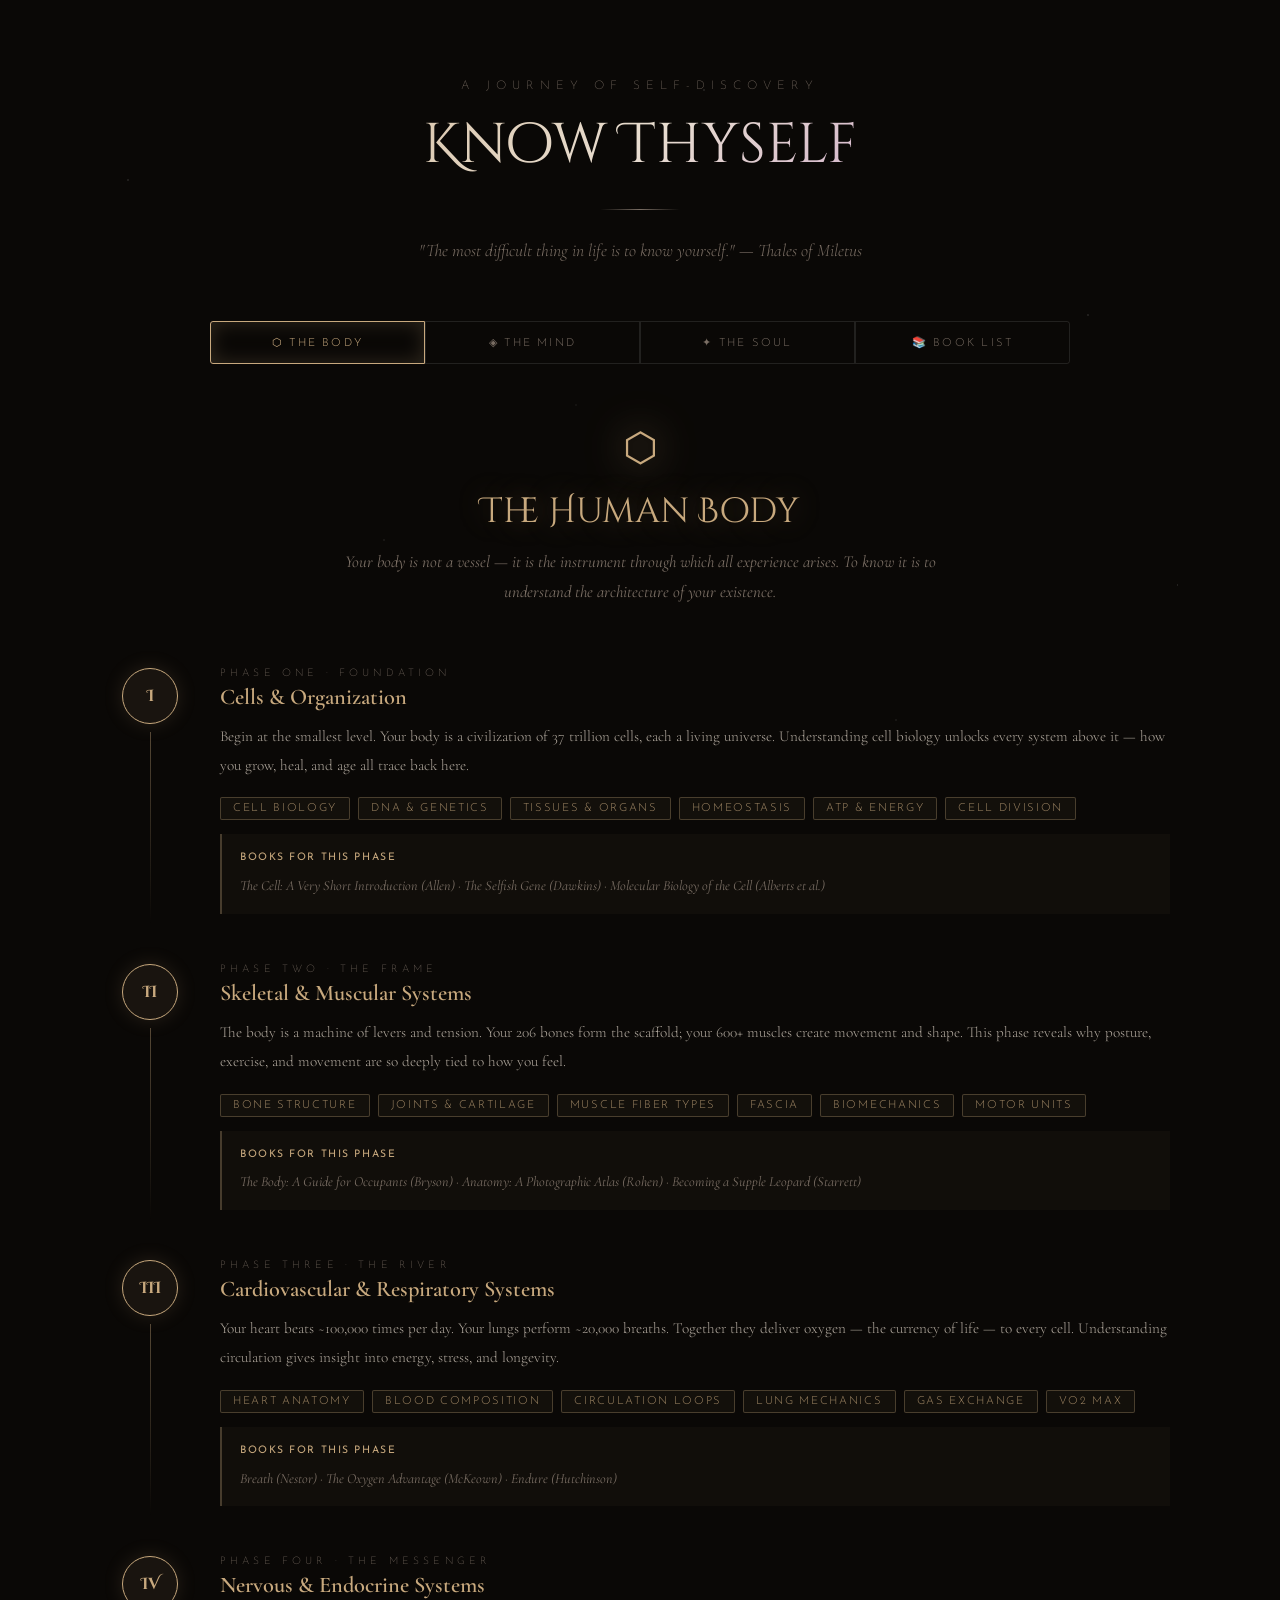
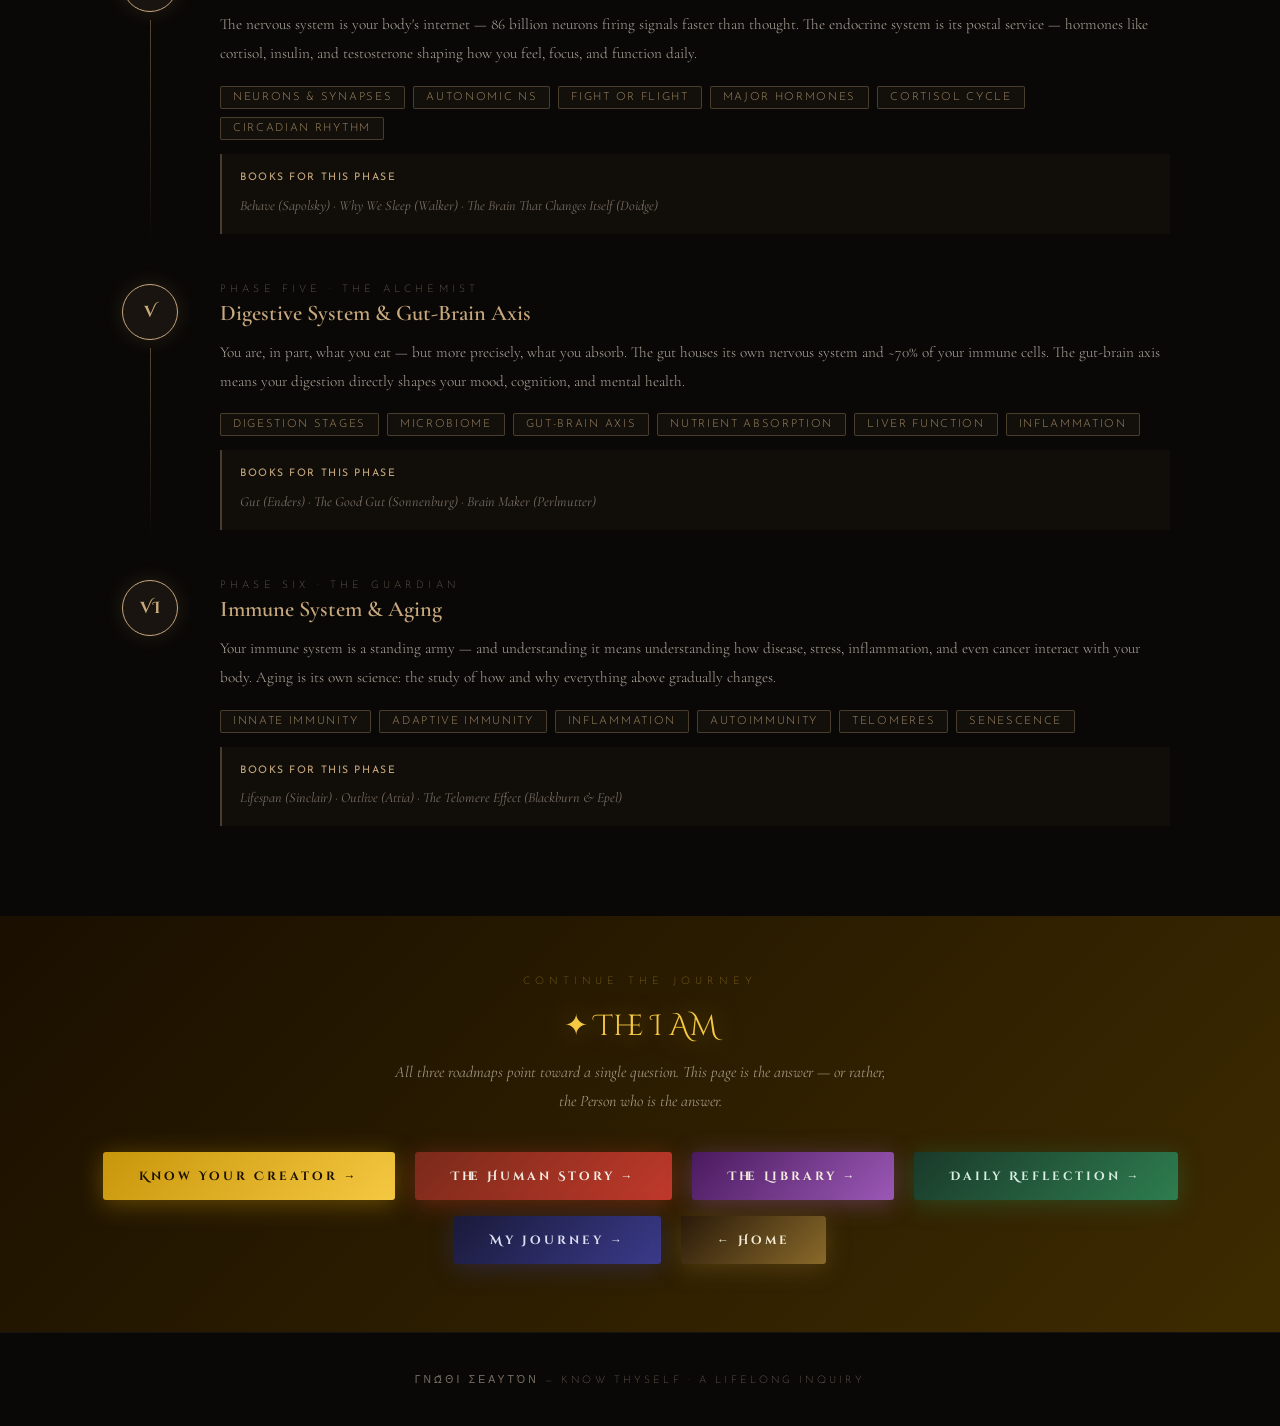
<file: Masterthyself/roadmaps.html>
<!DOCTYPE html>
<html lang="en">
<head>
<meta charset="UTF-8">
<meta name="viewport" content="width=device-width, initial-scale=1.0">
<title>Know Thyself — Three Roadmaps</title>
<link href="https://fonts.googleapis.com/css2?family=Cinzel+Decorative:wght@400;700&family=Cormorant+Garamond:ital,wght@0,300;0,400;0,600;1,300;1,400&family=Josefin+Sans:wght@200;300;400&display=swap" rel="stylesheet">
<link rel="stylesheet" href="roadmaps.css">
</head>
<body>

<div class="hero">
  <p class="hero-subtitle">A journey of self-discovery</p>
  <h1 class="hero-title">Know Thyself</h1>
  <div class="divider"></div>
  <p class="hero-quote">"The most difficult thing in life is to know yourself." — Thales of Miletus</p>
</div>

<div class="tabs">
  <button class="tab-btn body-tab active" onclick="switchPanel('body')">⬡ The Body</button>
  <button class="tab-btn mind-tab" onclick="switchPanel('mind')">◈ The Mind</button>
  <button class="tab-btn soul-tab" onclick="switchPanel('soul')">✦ The Soul</button>
  <button class="tab-btn books-tab" onclick="switchPanel('books')">📚 Book List</button>
</div>

<div class="panels">

  <!-- BODY PANEL -->
  <div class="panel body-panel active" id="panel-body">
    <div class="panel-header">
      <span class="panel-icon" style="color: var(--body-color)">⬡</span>
      <h2 class="panel-title">The Human Body</h2>
      <p class="panel-desc">Your body is not a vessel — it is the instrument through which all experience arises. To know it is to understand the architecture of your existence.</p>
    </div>
    <div class="phases">
      <div class="phase">
        <div class="phase-num-col"><div class="phase-num">I</div><div class="phase-line"></div></div>
        <div class="phase-content">
          <div class="phase-label">Phase One · Foundation</div>
          <div class="phase-name">Cells & Organization</div>
          <p class="phase-desc">Begin at the smallest level. Your body is a civilization of 37 trillion cells, each a living universe. Understanding cell biology unlocks every system above it — how you grow, heal, and age all trace back here.</p>
          <div class="topics"><span class="topic">Cell Biology</span><span class="topic">DNA & Genetics</span><span class="topic">Tissues & Organs</span><span class="topic">Homeostasis</span><span class="topic">ATP & Energy</span><span class="topic">Cell Division</span></div>
          <div class="resources"><strong>Books for this phase</strong>The Cell: A Very Short Introduction (Allen) · The Selfish Gene (Dawkins) · Molecular Biology of the Cell (Alberts et al.)</div>
        </div>
      </div>
      <div class="phase">
        <div class="phase-num-col"><div class="phase-num">II</div><div class="phase-line"></div></div>
        <div class="phase-content">
          <div class="phase-label">Phase Two · The Frame</div>
          <div class="phase-name">Skeletal & Muscular Systems</div>
          <p class="phase-desc">The body is a machine of levers and tension. Your 206 bones form the scaffold; your 600+ muscles create movement and shape. This phase reveals why posture, exercise, and movement are so deeply tied to how you feel.</p>
          <div class="topics"><span class="topic">Bone Structure</span><span class="topic">Joints & Cartilage</span><span class="topic">Muscle Fiber Types</span><span class="topic">Fascia</span><span class="topic">Biomechanics</span><span class="topic">Motor Units</span></div>
          <div class="resources"><strong>Books for this phase</strong>The Body: A Guide for Occupants (Bryson) · Anatomy: A Photographic Atlas (Rohen) · Becoming a Supple Leopard (Starrett)</div>
        </div>
      </div>
      <div class="phase">
        <div class="phase-num-col"><div class="phase-num">III</div><div class="phase-line"></div></div>
        <div class="phase-content">
          <div class="phase-label">Phase Three · The River</div>
          <div class="phase-name">Cardiovascular & Respiratory Systems</div>
          <p class="phase-desc">Your heart beats ~100,000 times per day. Your lungs perform ~20,000 breaths. Together they deliver oxygen — the currency of life — to every cell. Understanding circulation gives insight into energy, stress, and longevity.</p>
          <div class="topics"><span class="topic">Heart Anatomy</span><span class="topic">Blood Composition</span><span class="topic">Circulation Loops</span><span class="topic">Lung Mechanics</span><span class="topic">Gas Exchange</span><span class="topic">VO2 Max</span></div>
          <div class="resources"><strong>Books for this phase</strong>Breath (Nestor) · The Oxygen Advantage (McKeown) · Endure (Hutchinson)</div>
        </div>
      </div>
      <div class="phase">
        <div class="phase-num-col"><div class="phase-num">IV</div><div class="phase-line"></div></div>
        <div class="phase-content">
          <div class="phase-label">Phase Four · The Messenger</div>
          <div class="phase-name">Nervous & Endocrine Systems</div>
          <p class="phase-desc">The nervous system is your body's internet — 86 billion neurons firing signals faster than thought. The endocrine system is its postal service — hormones like cortisol, insulin, and testosterone shaping how you feel, focus, and function daily.</p>
          <div class="topics"><span class="topic">Neurons & Synapses</span><span class="topic">Autonomic NS</span><span class="topic">Fight or Flight</span><span class="topic">Major Hormones</span><span class="topic">Cortisol Cycle</span><span class="topic">Circadian Rhythm</span></div>
          <div class="resources"><strong>Books for this phase</strong>Behave (Sapolsky) · Why We Sleep (Walker) · The Brain That Changes Itself (Doidge)</div>
        </div>
      </div>
      <div class="phase">
        <div class="phase-num-col"><div class="phase-num">V</div><div class="phase-line"></div></div>
        <div class="phase-content">
          <div class="phase-label">Phase Five · The Alchemist</div>
          <div class="phase-name">Digestive System & Gut-Brain Axis</div>
          <p class="phase-desc">You are, in part, what you eat — but more precisely, what you absorb. The gut houses its own nervous system and ~70% of your immune cells. The gut-brain axis means your digestion directly shapes your mood, cognition, and mental health.</p>
          <div class="topics"><span class="topic">Digestion Stages</span><span class="topic">Microbiome</span><span class="topic">Gut-Brain Axis</span><span class="topic">Nutrient Absorption</span><span class="topic">Liver Function</span><span class="topic">Inflammation</span></div>
          <div class="resources"><strong>Books for this phase</strong>Gut (Enders) · The Good Gut (Sonnenburg) · Brain Maker (Perlmutter)</div>
        </div>
      </div>
      <div class="phase">
        <div class="phase-num-col"><div class="phase-num">VI</div><div class="phase-line"></div></div>
        <div class="phase-content">
          <div class="phase-label">Phase Six · The Guardian</div>
          <div class="phase-name">Immune System & Aging</div>
          <p class="phase-desc">Your immune system is a standing army — and understanding it means understanding how disease, stress, inflammation, and even cancer interact with your body. Aging is its own science: the study of how and why everything above gradually changes.</p>
          <div class="topics"><span class="topic">Innate Immunity</span><span class="topic">Adaptive Immunity</span><span class="topic">Inflammation</span><span class="topic">Autoimmunity</span><span class="topic">Telomeres</span><span class="topic">Senescence</span></div>
          <div class="resources"><strong>Books for this phase</strong>Lifespan (Sinclair) · Outlive (Attia) · The Telomere Effect (Blackburn & Epel)</div>
        </div>
      </div>
    </div>
  </div>

  <!-- MIND PANEL -->
  <div class="panel mind-panel" id="panel-mind">
    <div class="panel-header">
      <span class="panel-icon" style="color: var(--mind-color)">◈</span>
      <h2 class="panel-title">The Human Mind</h2>
      <p class="panel-desc">The mind is the stage on which your entire life plays out. To study it is to hold the director's lens — understanding perception, thought, emotion, memory, and consciousness.</p>
    </div>
    <div class="phases">
      <div class="phase">
        <div class="phase-num-col"><div class="phase-num">I</div><div class="phase-line"></div></div>
        <div class="phase-content">
          <div class="phase-label">Phase One · Architecture</div>
          <div class="phase-name">Brain Structure & Neuroscience</div>
          <p class="phase-desc">Before studying behavior, understand the hardware. The brain is divided into ancient and modern regions — the reptilian brainstem for survival, the limbic system for emotion, and the neocortex for reason. These layers are in constant conversation, and often in conflict.</p>
          <div class="topics"><span class="topic">Brain Regions</span><span class="topic">Prefrontal Cortex</span><span class="topic">Limbic System</span><span class="topic">Neuroplasticity</span><span class="topic">Neurotransmitters</span><span class="topic">Default Mode Network</span></div>
          <div class="resources"><strong>Books for this phase</strong>Incognito (Eagleman) · The Tell-Tale Brain (Ramachandran) · Phantoms in the Brain (Ramachandran)</div>
        </div>
      </div>
      <div class="phase">
        <div class="phase-num-col"><div class="phase-num">II</div><div class="phase-line"></div></div>
        <div class="phase-content">
          <div class="phase-label">Phase Two · The Lens</div>
          <div class="phase-name">Perception & Consciousness</div>
          <p class="phase-desc">You do not see reality — you see a story your brain constructs. Perception is active, not passive. Consciousness — that strange feeling of being "someone in here" — remains one of science's deepest mysteries. This phase will permanently change how you experience experience.</p>
          <div class="topics"><span class="topic">Sensory Processing</span><span class="topic">Predictive Coding</span><span class="topic">The Hard Problem</span><span class="topic">Attention</span><span class="topic">Altered States</span><span class="topic">Dreams</span></div>
          <div class="resources"><strong>Books for this phase</strong>Consciousness Explained (Dennett) · The Case Against Reality (Hoffman) · Other Minds (Godfrey-Smith)</div>
        </div>
      </div>
      <div class="phase">
        <div class="phase-num-col"><div class="phase-num">III</div><div class="phase-line"></div></div>
        <div class="phase-content">
          <div class="phase-label">Phase Three · The Archive</div>
          <div class="phase-name">Memory & Learning</div>
          <p class="phase-desc">Memory is not a recording — it is a reconstruction. Every time you remember something, you rewrite it slightly. Understanding how memories form, decay, and become distorted changes how you relate to your own past, and makes you a far more effective learner.</p>
          <div class="topics"><span class="topic">Types of Memory</span><span class="topic">Long-term Potentiation</span><span class="topic">Sleep & Memory</span><span class="topic">Spaced Repetition</span><span class="topic">Forgetting Curve</span><span class="topic">Trauma Memory</span></div>
          <div class="resources"><strong>Books for this phase</strong>Moonwalking with Einstein (Foer) · Make It Stick (Brown et al.) · The Memory Illusion (Shaw)</div>
        </div>
      </div>
      <div class="phase">
        <div class="phase-num-col"><div class="phase-num">IV</div><div class="phase-line"></div></div>
        <div class="phase-content">
          <div class="phase-label">Phase Four · The Current</div>
          <div class="phase-name">Emotions & Affect</div>
          <p class="phase-desc">Emotions are not interruptions of thought — they are information. Modern neuroscience reveals emotions are constructed, not triggered, meaning you have more agency over your emotional life than you think. This phase is where science meets profound personal liberation.</p>
          <div class="topics"><span class="topic">Constructed Emotion Theory</span><span class="topic">Affect Labeling</span><span class="topic">Emotional Regulation</span><span class="topic">Somatic Markers</span><span class="topic">Interoception</span><span class="topic">Emotional Granularity</span></div>
          <div class="resources"><strong>Books for this phase</strong>How Emotions Are Made (Barrett) · The Body Keeps the Score (van der Kolk) · Atlas of the Heart (Brown)</div>
        </div>
      </div>
      <div class="phase">
        <div class="phase-num-col"><div class="phase-num">V</div><div class="phase-line"></div></div>
        <div class="phase-content">
          <div class="phase-label">Phase Five · The Blind Spot</div>
          <div class="phase-name">Cognitive Biases & Thinking</div>
          <p class="phase-desc">Your mind runs on heuristics — mental shortcuts that work 80% of the time and silently mislead you the rest. Dual-process theory (System 1 and System 2), cognitive biases, and logical fallacies reveal the systematic ways your mind deceives you. Self-knowledge requires facing these honestly.</p>
          <div class="topics"><span class="topic">System 1 & 2</span><span class="topic">Confirmation Bias</span><span class="topic">Dunning-Kruger</span><span class="topic">Heuristics</span><span class="topic">Logical Fallacies</span><span class="topic">Metacognition</span></div>
          <div class="resources"><strong>Books for this phase</strong>Thinking, Fast and Slow (Kahneman) · Predictably Irrational (Ariely) · The Intelligence Trap (Robson)</div>
        </div>
      </div>
      <div class="phase">
        <div class="phase-num-col"><div class="phase-num">VI</div><div class="phase-line"></div></div>
        <div class="phase-content">
          <div class="phase-label">Phase Six · The Self</div>
          <div class="phase-name">Personality, Identity & Psychology</div>
          <p class="phase-desc">Who are you, really? Psychology offers frameworks — trait models (Big Five), attachment theory, Jungian archetypes — that map the terrain of personhood. The deeper question is whether the "self" is a fixed thing or an ongoing story you tell yourself. The answer matters enormously.</p>
          <div class="topics"><span class="topic">Big Five Personality</span><span class="topic">Attachment Theory</span><span class="topic">Ego Development</span><span class="topic">Shadow Self (Jung)</span><span class="topic">Identity Formation</span><span class="topic">Self-concept</span></div>
          <div class="resources"><strong>Books for this phase</strong>Attached (Levine & Heller) · Maps of Meaning (Peterson) · The Gifts of Imperfection (Brown)</div>
        </div>
      </div>
    </div>
  </div>

  <!-- SOUL PANEL -->
  <div class="panel soul-panel" id="panel-soul">
    <div class="panel-header">
      <span class="panel-icon" style="color: var(--soul-color)">✦</span>
      <h2 class="panel-title">The Human Soul</h2>
      <p class="panel-desc">The soul is the dimension that neither biology nor psychology fully addresses — the domain of meaning, purpose, ethics, the sacred, and the question of what, if anything, persists beyond. Approach this as inquiry, not doctrine.</p>
    </div>
    <div class="phases">
      <div class="phase">
        <div class="phase-num-col"><div class="phase-num">I</div><div class="phase-line"></div></div>
        <div class="phase-content">
          <div class="phase-label">Phase One · The Question</div>
          <div class="phase-name">Philosophy of the Self</div>
          <p class="phase-desc">Philosophy asks what no other field dares to fully commit to: What is a self? What is the nature of consciousness? Do you have free will? These questions are not just academic — how you answer them shapes everything about how you live. Start here to build the foundation for all that follows.</p>
          <div class="topics"><span class="topic">Descartes' Cogito</span><span class="topic">Hume's Bundle Theory</span><span class="topic">Free Will Debate</span><span class="topic">Personal Identity</span><span class="topic">Existentialism</span><span class="topic">Buddhist No-Self</span></div>
          <div class="resources"><strong>Books for this phase</strong>Sophie's World (Gaarder) · The Problems of Philosophy (Russell) · Free Will (Harris)</div>
        </div>
      </div>
      <div class="phase">
        <div class="phase-num-col"><div class="phase-num">II</div><div class="phase-line"></div></div>
        <div class="phase-content">
          <div class="phase-label">Phase Two · The Compass</div>
          <div class="phase-name">Ethics & Moral Philosophy</div>
          <p class="phase-desc">To know yourself is to know what you value — and why. Ethics is not a list of rules but a living conversation about how to act well in the world. Virtue ethics, consequentialism, deontology, and care ethics each light the same territory from different angles. Understanding them reveals the implicit moral framework already operating inside you.</p>
          <div class="topics"><span class="topic">Virtue Ethics</span><span class="topic">Consequentialism</span><span class="topic">Kantian Ethics</span><span class="topic">Moral Intuitions</span><span class="topic">Care Ethics</span><span class="topic">Moral Psychology</span></div>
          <div class="resources"><strong>Books for this phase</strong>Justice (Sandel) · Nicomachean Ethics (Aristotle) · The Righteous Mind (Haidt)</div>
        </div>
      </div>
      <div class="phase">
        <div class="phase-num-col"><div class="phase-num">III</div><div class="phase-line"></div></div>
        <div class="phase-content">
          <div class="phase-label">Phase Three · The Map</div>
          <div class="phase-name">Mythology, Religion & Comparative Spirituality</div>
          <p class="phase-desc">Every civilization in human history has tried to answer the soul's deepest questions through story, ritual, and cosmology. Rather than treating any one tradition as exclusive truth, study them comparatively — and you discover a shared grammar of the human spirit underneath.</p>
          <div class="topics"><span class="topic">The Hero's Journey</span><span class="topic">Comparative Religion</span><span class="topic">Jungian Archetypes</span><span class="topic">Mystical Traditions</span><span class="topic">Rites of Passage</span><span class="topic">Sacred vs. Profane</span></div>
          <div class="resources"><strong>Books for this phase</strong>The Hero with a Thousand Faces (Campbell) · The Sacred and the Profane (Eliade) · The Perennial Philosophy (Huxley)</div>
        </div>
      </div>
      <div class="phase">
        <div class="phase-num-col"><div class="phase-num">IV</div><div class="phase-line"></div></div>
        <div class="phase-content">
          <div class="phase-label">Phase Four · The Practice</div>
          <div class="phase-name">Contemplative Traditions & Inner Work</div>
          <p class="phase-desc">Knowledge of the soul is not only intellectual — it must be lived. Every major wisdom tradition offers a practice: meditation, prayer, shadow work, Stoic journaling. Choose a practice and commit to it. This is where study becomes transformation.</p>
          <div class="topics"><span class="topic">Mindfulness Meditation</span><span class="topic">Contemplative Prayer</span><span class="topic">Shadow Work</span><span class="topic">Stoic Practice</span><span class="topic">Journaling Traditions</span><span class="topic">Silence & Solitude</span></div>
          <div class="resources"><strong>Books for this phase</strong>The Miracle of Mindfulness (Thich Nhat Hanh) · Meditations (Marcus Aurelius) · Anam Cara (O'Donohue)</div>
        </div>
      </div>
      <div class="phase">
        <div class="phase-num-col"><div class="phase-num">V</div><div class="phase-line"></div></div>
        <div class="phase-content">
          <div class="phase-label">Phase Five · The Wound</div>
          <div class="phase-name">Suffering, Shadow & Transformation</div>
          <p class="phase-desc">The soul is forged in difficulty. Every tradition recognizes that transformation requires passing through darkness — whether called the Dark Night of the Soul, the crucible, or the descent into the underworld. Studying how humans have understood suffering — and grown from it — is perhaps the most practically useful soul-knowledge of all.</p>
          <div class="topics"><span class="topic">Logotherapy (Frankl)</span><span class="topic">Dark Night of the Soul</span><span class="topic">Post-Traumatic Growth</span><span class="topic">Grief & Loss</span><span class="topic">The Shadow (Jung)</span><span class="topic">Forgiveness</span></div>
          <div class="resources"><strong>Books for this phase</strong>Man's Search for Meaning (Frankl) · Care of the Soul (Moore) · When Things Fall Apart (Chödrön)</div>
        </div>
      </div>
      <div class="phase">
        <div class="phase-num-col"><div class="phase-num">VI</div><div class="phase-line"></div></div>
        <div class="phase-content">
          <div class="phase-label">Phase Six · The Horizon</div>
          <div class="phase-name">Meaning, Purpose & the Good Life</div>
          <p class="phase-desc">Ultimately, the study of the soul converges on a single question: How should I live? Eudaimonia, ikigai, the Stoic good life, the Buddhist path to liberation — each culture has answered this differently, but with striking resonance. This final phase is not a conclusion but an ongoing conversation with your own life.</p>
          <div class="topics"><span class="topic">Eudaimonia</span><span class="topic">Ikigai</span><span class="topic">Flow States</span><span class="topic">Values Clarification</span><span class="topic">Legacy & Mortality</span><span class="topic">Love as Spiritual Path</span></div>
          <div class="resources"><strong>Books for this phase</strong>Flow (Csikszentmihalyi) · The Book of Joy (Dalai Lama & Tutu) · Staring at the Sun (Yalom)</div>
        </div>
      </div>
    </div>
  </div>

  <!-- BOOKS PANEL -->
  <div class="panel books-panel" id="panel-books">
    <div class="panel-header">
      <span class="panel-icon" style="color: var(--books-color)">📚</span>
      <h2 class="panel-title">The Complete Book List</h2>
      <p class="panel-desc">Every book across all three roadmaps, with descriptions and difficulty levels. Read them in order, or follow your curiosity. Each one is a doorway.</p>
    </div>

    <!-- BODY BOOKS -->
    <div class="book-section body-section">
      <div class="book-section-header">
        <span class="book-section-icon" style="color: var(--body-color)">⬡</span>
        <div>
          <div class="book-section-title">The Body</div>
          <div class="book-section-subtitle">Biology · Anatomy · Physiology · Health · Longevity</div>
        </div>
      </div>
      <div class="book-grid">

        <div class="book-card">
          <div class="book-phase-tag">Phase I · Cells</div>
          <div class="difficulty-badge">Beginner</div>
          <div class="book-title">The Selfish Gene</div>
          <div class="book-author">Richard Dawkins · 1976</div>
          <div class="book-desc">A landmark introduction to how genes — not organisms — are the true unit of life. Explains evolution, DNA, and the biological logic underlying your existence. Accessible and paradigm-shifting. Start here to understand what you fundamentally are.</div>
        </div>

        <div class="book-card">
          <div class="book-phase-tag">Phase I · Cells</div>
          <div class="difficulty-badge">Beginner</div>
          <div class="book-title">The Cell: A Very Short Introduction</div>
          <div class="book-author">Terence Allen & Graham Cowling · 2011</div>
          <div class="book-desc">A compact, clear tour of cellular biology — how cells are built, how they function, how they communicate, and how they divide. The perfect bridge before diving into body systems. Part of Oxford's excellent introductory series.</div>
        </div>

        <div class="book-card">
          <div class="book-phase-tag">Phase I · Cells</div>
          <div class="difficulty-badge">Advanced</div>
          <div class="book-title">Molecular Biology of the Cell</div>
          <div class="book-author">Alberts, Johnson, Lewis et al. · 2022</div>
          <div class="book-desc">The definitive university-level cell biology textbook. Comprehensive, richly illustrated, and authoritative. Use it as a reference — dip into chapters relevant to whichever system you're studying. Not meant to be read cover to cover.</div>
        </div>

        <div class="book-card">
          <div class="book-phase-tag">Phase II · Structure</div>
          <div class="difficulty-badge">Beginner</div>
          <div class="book-title">The Body: A Guide for Occupants</div>
          <div class="book-author">Bill Bryson · 2019</div>
          <div class="book-desc">A warm, witty, endlessly fascinating tour of the human body from head to toe. Perfect for building a broad mental map before going deeper. Bryson's gift is making biology feel like the most wondrous subject imaginable — because it is.</div>
        </div>

        <div class="book-card">
          <div class="book-phase-tag">Phase II · Structure</div>
          <div class="difficulty-badge">Intermediate</div>
          <div class="book-title">Anatomy: A Photographic Atlas</div>
          <div class="book-author">Johannes Rohen et al. · 2022</div>
          <div class="book-desc">Real cadaver photography showing the body's actual structures. What textbook diagrams idealize, this shows as it truly is. An invaluable visual companion that makes anatomy feel real rather than abstract.</div>
        </div>

        <div class="book-card">
          <div class="book-phase-tag">Phase II · Structure</div>
          <div class="difficulty-badge">Intermediate</div>
          <div class="book-title">Becoming a Supple Leopard</div>
          <div class="book-author">Kelly Starrett · 2013</div>
          <div class="book-desc">Applied anatomy through movement — how muscles, joints, and fascia function in motion, and how to restore them when they don't. Essential if you want to understand your body through physical experience, not just theory.</div>
        </div>

        <div class="book-card">
          <div class="book-phase-tag">Phase III · Circulation</div>
          <div class="difficulty-badge">Beginner</div>
          <div class="book-title">Breath: The New Science of a Lost Art</div>
          <div class="book-author">James Nestor · 2020</div>
          <div class="book-desc">A revelatory look at how the way you breathe shapes your health, cognition, sleep, and even your face. Combines science, history, and personal experiment. One of the most surprising health books of the past decade.</div>
        </div>

        <div class="book-card">
          <div class="book-phase-tag">Phase III · Circulation</div>
          <div class="difficulty-badge">Intermediate</div>
          <div class="book-title">The Oxygen Advantage</div>
          <div class="book-author">Patrick McKeown · 2015</div>
          <div class="book-desc">Practical breathing science — how nasal breathing, CO2 tolerance, and breath-hold training transform cardiovascular performance and nervous system regulation. Gives you tools to work with your body daily.</div>
        </div>

        <div class="book-card">
          <div class="book-phase-tag">Phase III · Circulation</div>
          <div class="difficulty-badge">Intermediate</div>
          <div class="book-title">Endure: Mind, Body, and the Curiously Elastic Limits of Human Performance</div>
          <div class="book-author">Alex Hutchinson · 2018</div>
          <div class="book-desc">What actually limits human physical performance? The answer is far more psychological and neurological than physiological. A deep dive into the science of pushing limits that reveals how brain and body co-create capacity.</div>
        </div>

        <div class="book-card">
          <div class="book-phase-tag">Phase IV · Nervous System</div>
          <div class="difficulty-badge">Intermediate</div>
          <div class="book-title">Why We Sleep</div>
          <div class="book-author">Matthew Walker · 2017</div>
          <div class="book-desc">Sleep is the foundation of every brain and body function. Walker reveals what actually happens during sleep — memory consolidation, emotional regulation, immune maintenance — and why getting less is never worth it. Essential reading.</div>
        </div>

        <div class="book-card">
          <div class="book-phase-tag">Phase IV · Nervous System</div>
          <div class="difficulty-badge">Advanced</div>
          <div class="book-title">Behave: The Biology of Humans at Our Best and Worst</div>
          <div class="book-author">Robert Sapolsky · 2017</div>
          <div class="book-desc">A masterpiece on the biological roots of human behavior — hormones, evolution, brain regions, environment. Covers everything from testosterone to tribalism. One of the most important books on this entire list. Read it slowly.</div>
        </div>

        <div class="book-card">
          <div class="book-phase-tag">Phase IV · Nervous System</div>
          <div class="difficulty-badge">Intermediate</div>
          <div class="book-title">The Brain That Changes Itself</div>
          <div class="book-author">Norman Doidge · 2007</div>
          <div class="book-desc">Stories of patients and scientists that reveal neuroplasticity — the brain's astonishing ability to rewire itself. Gives profound hope and a scientific foundation for believing real personal change is possible at any age.</div>
        </div>

        <div class="book-card">
          <div class="book-phase-tag">Phase V · Gut</div>
          <div class="difficulty-badge">Beginner</div>
          <div class="book-title">Gut: The Inside Story of Our Body's Most Underrated Organ</div>
          <div class="book-author">Giulia Enders · 2014</div>
          <div class="book-desc">Delightfully written and surprisingly funny — a complete tour of digestion, the microbiome, and the gut-brain connection. The best starting point for understanding your inner ecosystem. Charming illustrations help.</div>
        </div>

        <div class="book-card">
          <div class="book-phase-tag">Phase V · Gut</div>
          <div class="difficulty-badge">Intermediate</div>
          <div class="book-title">The Good Gut</div>
          <div class="book-author">Justin & Erica Sonnenburg · 2015</div>
          <div class="book-desc">Stanford microbiome scientists explain how your trillions of gut bacteria shape immunity, mood, and metabolism — and how diet determines which bacteria thrive. More rigorous than Enders, but still accessible.</div>
        </div>

        <div class="book-card">
          <div class="book-phase-tag">Phase V · Gut</div>
          <div class="difficulty-badge">Beginner</div>
          <div class="book-title">Brain Maker</div>
          <div class="book-author">David Perlmutter · 2015</div>
          <div class="book-desc">Explores the gut-brain connection in clinical terms — how gut health affects neurological conditions, mood disorders, and cognitive function. More prescriptive than others in this phase, offering direct dietary guidance.</div>
        </div>

        <div class="book-card">
          <div class="book-phase-tag">Phase VI · Aging</div>
          <div class="difficulty-badge">Intermediate</div>
          <div class="book-title">Lifespan: Why We Age and Why We Don't Have To</div>
          <div class="book-author">David Sinclair · 2019</div>
          <div class="book-desc">A Harvard geneticist argues aging is a disease — and explains the cutting-edge science of sirtuins, NAD+, and epigenetic reprogramming. Provocative and vision-expanding, even where it's contested by other scientists.</div>
        </div>

        <div class="book-card">
          <div class="book-phase-tag">Phase VI · Aging</div>
          <div class="difficulty-badge">Intermediate</div>
          <div class="book-title">Outlive: The Science and Art of Longevity</div>
          <div class="book-author">Peter Attia · 2023</div>
          <div class="book-desc">A physician's comprehensive framework for living longer and better — covering exercise, nutrition, sleep, and emotional health as the four pillars. The most practically actionable book on this list. A modern health bible.</div>
        </div>

        <div class="book-card">
          <div class="book-phase-tag">Phase VI · Aging</div>
          <div class="difficulty-badge">Intermediate</div>
          <div class="book-title">The Telomere Effect</div>
          <div class="book-author">Elizabeth Blackburn & Elissa Epel · 2017</div>
          <div class="book-desc">A Nobel laureate explains how stress, lifestyle, and mindset affect your telomeres — the biological clocks of your cells. Bridges hard science with actionable insights on cellular aging and what you can do about it now.</div>
        </div>

      </div>
    </div>

    <!-- MIND BOOKS -->
    <div class="book-section mind-section">
      <div class="book-section-header">
        <span class="book-section-icon" style="color: var(--mind-color)">◈</span>
        <div>
          <div class="book-section-title">The Mind</div>
          <div class="book-section-subtitle">Neuroscience · Psychology · Cognition · Emotion · Identity</div>
        </div>
      </div>
      <div class="book-grid">

        <div class="book-card">
          <div class="book-phase-tag">Phase I · Brain</div>
          <div class="difficulty-badge">Beginner</div>
          <div class="book-title">Incognito: The Secret Lives of the Brain</div>
          <div class="book-author">David Eagleman · 2011</div>
          <div class="book-desc">A neuroscientist reveals that 95% of brain activity is unconscious. Your conscious "you" is just the tip of an enormous iceberg. Beautifully written and profoundly humbling. The best single entry point to neuroscience available.</div>
        </div>

        <div class="book-card">
          <div class="book-phase-tag">Phase I · Brain</div>
          <div class="difficulty-badge">Intermediate</div>
          <div class="book-title">The Tell-Tale Brain</div>
          <div class="book-author">V.S. Ramachandran · 2011</div>
          <div class="book-desc">Through bizarre neurological cases — phantom limbs, Capgras syndrome, synesthesia — Ramachandran illuminates how the brain constructs reality and selfhood. Endlessly fascinating and written with infectious wonder.</div>
        </div>

        <div class="book-card">
          <div class="book-phase-tag">Phase I · Brain</div>
          <div class="difficulty-badge">Intermediate</div>
          <div class="book-title">Phantoms in the Brain</div>
          <div class="book-author">V.S. Ramachandran · 1998</div>
          <div class="book-desc">Ramachandran's first and most narrative-driven book — structured around patients with strange neurological conditions that illuminate the brain's deeper workings. Pairs beautifully with The Tell-Tale Brain.</div>
        </div>

        <div class="book-card">
          <div class="book-phase-tag">Phase II · Consciousness</div>
          <div class="difficulty-badge">Advanced</div>
          <div class="book-title">Consciousness Explained</div>
          <div class="book-author">Daniel Dennett · 1991</div>
          <div class="book-desc">A bold philosophical attempt to demystify consciousness — arguing it is a product of brain processes, not magic. Challenging but rewarding. Whether you agree or not, engaging with it sharpens your thinking on the hardest question in science.</div>
        </div>

        <div class="book-card">
          <div class="book-phase-tag">Phase II · Consciousness</div>
          <div class="difficulty-badge">Intermediate</div>
          <div class="book-title">The Case Against Reality</div>
          <div class="book-author">Donald Hoffman · 2019</div>
          <div class="book-desc">A cognitive scientist argues that perception doesn't show us reality — it shows us a "user interface" shaped by evolution. Deeply strange and fascinating. Permanently changes how you understand your own experience of the world.</div>
        </div>

        <div class="book-card">
          <div class="book-phase-tag">Phase II · Consciousness</div>
          <div class="difficulty-badge">Intermediate</div>
          <div class="book-title">Other Minds: The Octopus, the Sea, and the Deep Origins of Consciousness</div>
          <div class="book-author">Peter Godfrey-Smith · 2016</div>
          <div class="book-desc">A philosopher-diver explores consciousness by studying octopuses — whose minds evolved completely independently from ours. Illuminates what consciousness might be by showing how radically different it can look from the outside.</div>
        </div>

        <div class="book-card">
          <div class="book-phase-tag">Phase III · Memory</div>
          <div class="difficulty-badge">Beginner</div>
          <div class="book-title">Moonwalking with Einstein</div>
          <div class="book-author">Joshua Foer · 2011</div>
          <div class="book-desc">A journalist trains to become US Memory Champion and learns the ancient art of memory palaces along the way. Entertaining, practical, and deeply illuminating on how memory actually works and how much capacity you truly have.</div>
        </div>

        <div class="book-card">
          <div class="book-phase-tag">Phase III · Memory</div>
          <div class="difficulty-badge">Intermediate</div>
          <div class="book-title">Make It Stick: The Science of Successful Learning</div>
          <div class="book-author">Brown, Roediger & McDaniel · 2014</div>
          <div class="book-desc">Cognitive scientists reveal that most of what we believe about learning is wrong. Spaced repetition, retrieval practice, and interleaving beat rereading every time. Immediately applicable to your entire self-study journey.</div>
        </div>

        <div class="book-card">
          <div class="book-phase-tag">Phase III · Memory</div>
          <div class="difficulty-badge">Intermediate</div>
          <div class="book-title">The Memory Illusion</div>
          <div class="book-author">Julia Shaw · 2016</div>
          <div class="book-desc">A memory scientist explains how memories are reconstructed — not replayed — and how false memories can be implanted. Shatters the naive notion that your past is a reliable record. Deeply unsettling and important.</div>
        </div>

        <div class="book-card">
          <div class="book-phase-tag">Phase IV · Emotions</div>
          <div class="difficulty-badge">Intermediate</div>
          <div class="book-title">How Emotions Are Made</div>
          <div class="book-author">Lisa Feldman Barrett · 2017</div>
          <div class="book-desc">The most important book on emotion in decades. Barrett proves emotions are not universal hard-wired reactions but are actively constructed by the brain — and that this gives you far more agency over your emotional life than you thought.</div>
        </div>

        <div class="book-card">
          <div class="book-phase-tag">Phase IV · Emotions</div>
          <div class="difficulty-badge">Intermediate</div>
          <div class="book-title">The Body Keeps the Score</div>
          <div class="book-author">Bessel van der Kolk · 2014</div>
          <div class="book-desc">A landmark exploration of trauma — how overwhelming experiences reshape brain, mind, and body. Even for those without clinical trauma, this book transforms your understanding of the mind-body connection. One of the most widely read psychology books of our era.</div>
        </div>

        <div class="book-card">
          <div class="book-phase-tag">Phase IV · Emotions</div>
          <div class="difficulty-badge">Beginner</div>
          <div class="book-title">Atlas of the Heart</div>
          <div class="book-author">Brené Brown · 2021</div>
          <div class="book-desc">Maps 87 distinct human emotions and experiences — many of which we feel but lack words for. Emotional granularity (the ability to name emotions precisely) is one of the most powerful emotional regulation tools available. This book builds it.</div>
        </div>

        <div class="book-card">
          <div class="book-phase-tag">Phase V · Biases</div>
          <div class="difficulty-badge">Intermediate</div>
          <div class="book-title">Thinking, Fast and Slow</div>
          <div class="book-author">Daniel Kahneman · 2011</div>
          <div class="book-desc">The definitive book on cognitive biases and dual-process thinking. A Nobel laureate maps the systematic errors that govern human judgment. Required reading for anyone who wants to understand — and partially escape — the limits of their own mind.</div>
        </div>

        <div class="book-card">
          <div class="book-phase-tag">Phase V · Biases</div>
          <div class="difficulty-badge">Beginner</div>
          <div class="book-title">Predictably Irrational</div>
          <div class="book-author">Dan Ariely · 2008</div>
          <div class="book-desc">Through clever behavioral experiments, Ariely shows how irrationally humans behave — in ways that are patterned and predictable. Funny, surprising, and immediately useful for understanding the hidden logic behind your own choices.</div>
        </div>

        <div class="book-card">
          <div class="book-phase-tag">Phase V · Biases</div>
          <div class="difficulty-badge">Intermediate</div>
          <div class="book-title">The Intelligence Trap</div>
          <div class="book-author">David Robson · 2019</div>
          <div class="book-desc">Why do smart people make stupid decisions? Robson explores the paradox of intelligence — how cognitive ability can actually reinforce bias — and what cognitive scientists know about wisdom, curiosity, and intellectual humility.</div>
        </div>

        <div class="book-card">
          <div class="book-phase-tag">Phase VI · Identity</div>
          <div class="difficulty-badge">Beginner</div>
          <div class="book-title">Attached: The New Science of Adult Attachment</div>
          <div class="book-author">Amir Levine & Rachel Heller · 2010</div>
          <div class="book-desc">How your early attachment style — anxious, avoidant, or secure — shapes every relationship you have as an adult. One of the most practically revelatory psychology books available. Most people recognize themselves on the first few pages.</div>
        </div>

        <div class="book-card">
          <div class="book-phase-tag">Phase VI · Identity</div>
          <div class="difficulty-badge">Advanced</div>
          <div class="book-title">Maps of Meaning: The Architecture of Belief</div>
          <div class="book-author">Jordan Peterson · 1999</div>
          <div class="book-desc">A dense synthesis of Jungian psychology, mythology, neuroscience, and religion. Explores how humans create meaning through narrative and why order, chaos, and the hero archetype are the fundamental categories of human experience. Demanding but rewarding.</div>
        </div>

        <div class="book-card">
          <div class="book-phase-tag">Phase VI · Identity</div>
          <div class="difficulty-badge">Beginner</div>
          <div class="book-title">The Gifts of Imperfection</div>
          <div class="book-author">Brené Brown · 2010</div>
          <div class="book-desc">A research-grounded exploration of worthiness, shame, vulnerability, and authenticity. Brown's work on shame resilience is among the most practically useful psychological research for building a healthy sense of self.</div>
        </div>

      </div>
    </div>

    <!-- SOUL BOOKS -->
    <div class="book-section soul-section">
      <div class="book-section-header">
        <span class="book-section-icon" style="color: var(--soul-color)">✦</span>
        <div>
          <div class="book-section-title">The Soul</div>
          <div class="book-section-subtitle">Philosophy · Ethics · Mythology · Spirituality · Meaning · Death</div>
        </div>
      </div>
      <div class="book-grid">

        <div class="book-card">
          <div class="book-phase-tag">Phase I · Philosophy</div>
          <div class="difficulty-badge">Beginner</div>
          <div class="book-title">Sophie's World</div>
          <div class="book-author">Jostein Gaarder · 1991</div>
          <div class="book-desc">The entire history of Western philosophy told as a coming-of-age novel. The most painless and engaging entry point to philosophy ever written. Covers Socrates, Plato, Descartes, Hume, Kant, and beyond — in a story you'll actually finish.</div>
        </div>

        <div class="book-card">
          <div class="book-phase-tag">Phase I · Philosophy</div>
          <div class="difficulty-badge">Intermediate</div>
          <div class="book-title">The Problems of Philosophy</div>
          <div class="book-author">Bertrand Russell · 1912</div>
          <div class="book-desc">A short masterpiece that introduces the core questions of philosophy — knowledge, perception, matter, truth — with crystalline clarity. Still one of the best introductions to philosophical thinking a century after it was written.</div>
        </div>

        <div class="book-card">
          <div class="book-phase-tag">Phase I · Philosophy</div>
          <div class="difficulty-badge">Beginner</div>
          <div class="book-title">Free Will</div>
          <div class="book-author">Sam Harris · 2012</div>
          <div class="book-desc">A short, sharp argument that free will is an illusion — and that recognizing this is actually liberating. Whether you agree or not, it forces rigorous thinking about agency, responsibility, and the nature of selfhood. Read in an afternoon.</div>
        </div>

        <div class="book-card">
          <div class="book-phase-tag">Phase II · Ethics</div>
          <div class="difficulty-badge">Beginner</div>
          <div class="book-title">Justice: What's the Right Thing to Do?</div>
          <div class="book-author">Michael Sandel · 2009</div>
          <div class="book-desc">Harvard's most popular course turned into a book. Walks through the major ethical frameworks — Bentham, Kant, Aristotle, Rawls — through real-world dilemmas. The most accessible ethics book ever written. Start here before Aristotle.</div>
        </div>

        <div class="book-card">
          <div class="book-phase-tag">Phase II · Ethics</div>
          <div class="difficulty-badge">Intermediate</div>
          <div class="book-title">Nicomachean Ethics</div>
          <div class="book-author">Aristotle · ~350 BCE</div>
          <div class="book-desc">The foundational text on virtue ethics and the good life. Aristotle's concept of eudaimonia — human flourishing through excellence of character — remains one of the most compelling answers to "how should I live?" Use a modern translation (Ross or Irwin).</div>
        </div>

        <div class="book-card">
          <div class="book-phase-tag">Phase II · Ethics</div>
          <div class="difficulty-badge">Intermediate</div>
          <div class="book-title">The Righteous Mind</div>
          <div class="book-author">Jonathan Haidt · 2012</div>
          <div class="book-desc">Why do good people disagree so fiercely about morality? Haidt reveals that moral reasoning is mostly post-hoc rationalization of gut intuitions — and maps the six moral foundations that different people weight differently. Politically clarifying.</div>
        </div>

        <div class="book-card">
          <div class="book-phase-tag">Phase III · Mythology</div>
          <div class="difficulty-badge">Intermediate</div>
          <div class="book-title">The Hero with a Thousand Faces</div>
          <div class="book-author">Joseph Campbell · 1949</div>
          <div class="book-desc">Campbell's magnum opus — the monomyth, the universal story pattern found in every culture's mythology. Shows that all human stories are essentially one story, and that story is also the map of your own inner life. Slow, dense, revelatory.</div>
        </div>

        <div class="book-card">
          <div class="book-phase-tag">Phase III · Mythology</div>
          <div class="difficulty-badge">Intermediate</div>
          <div class="book-title">The Sacred and the Profane</div>
          <div class="book-author">Mircea Eliade · 1957</div>
          <div class="book-desc">A scholar of religion examines what "the sacred" means across all cultures — sacred time, sacred space, sacred nature. Reveals the universal structure of religious experience beneath all its diverse forms. Short and profound.</div>
        </div>

        <div class="book-card">
          <div class="book-phase-tag">Phase III · Mythology</div>
          <div class="difficulty-badge">Advanced</div>
          <div class="book-title">The Perennial Philosophy</div>
          <div class="book-author">Aldous Huxley · 1945</div>
          <div class="book-desc">A synthesis of mystical wisdom from Christianity, Hinduism, Buddhism, Sufism, and Taoism — revealing the common metaphysical core beneath all great spiritual traditions. Dense and demanding, but a rare book that genuinely expands your worldview.</div>
        </div>

        <div class="book-card">
          <div class="book-phase-tag">Phase IV · Practice</div>
          <div class="difficulty-badge">Beginner</div>
          <div class="book-title">The Miracle of Mindfulness</div>
          <div class="book-author">Thich Nhat Hanh · 1975</div>
          <div class="book-desc">A gentle, luminous introduction to mindfulness meditation from one of the great Buddhist teachers of the 20th century. Written as a letter to a friend, it makes the practice immediately accessible. Begin here before any other meditation book.</div>
        </div>

        <div class="book-card">
          <div class="book-phase-tag">Phase IV · Practice</div>
          <div class="difficulty-badge">Beginner</div>
          <div class="book-title">Meditations</div>
          <div class="book-author">Marcus Aurelius · ~170 CE</div>
          <div class="book-desc">Private journal entries of a Roman Emperor who practiced Stoicism daily — never intended for publication. The most honest document of a person genuinely trying to live philosophically. Read one or two entries at a time, slowly. Use Gregory Hays' translation.</div>
        </div>

        <div class="book-card">
          <div class="book-phase-tag">Phase IV · Practice</div>
          <div class="difficulty-badge">Intermediate</div>
          <div class="book-title">Anam Cara: A Book of Celtic Wisdom</div>
          <div class="book-author">John O'Donohue · 1997</div>
          <div class="book-desc">A philosopher-poet explores Celtic spirituality — solitude, friendship, work, aging, death — with prose so beautiful it reads like poetry. One of the rare books that nourishes the soul directly rather than just describing it.</div>
        </div>

        <div class="book-card">
          <div class="book-phase-tag">Phase V · Suffering</div>
          <div class="difficulty-badge">Beginner</div>
          <div class="book-title">Man's Search for Meaning</div>
          <div class="book-author">Viktor Frankl · 1946</div>
          <div class="book-desc">A psychiatrist's memoir of surviving the Nazi death camps — and his discovery that meaning, not pleasure, is the primary human drive. One of the most important and moving books ever written. Every person should read this at least once. Essential.</div>
        </div>

        <div class="book-card">
          <div class="book-phase-tag">Phase V · Suffering</div>
          <div class="difficulty-badge">Intermediate</div>
          <div class="book-title">When Things Fall Apart</div>
          <div class="book-author">Pema Chödrön · 1997</div>
          <div class="book-desc">A Buddhist nun offers radical wisdom on how to meet difficulty without running away — leaning into fear, uncertainty, and pain as the path itself. Quietly life-changing for anyone going through hardship or seeking to understand suffering.</div>
        </div>

        <div class="book-card">
          <div class="book-phase-tag">Phase V · Suffering</div>
          <div class="difficulty-badge">Intermediate</div>
          <div class="book-title">Care of the Soul</div>
          <div class="book-author">Thomas Moore · 1992</div>
          <div class="book-desc">A former monk and psychotherapist argues the modern world suffers from "loss of soul" — and that depth, myth, ritual, beauty, and even depression have their place in a full life. A beautiful, unusual book that reenchants everyday existence.</div>
        </div>

        <div class="book-card">
          <div class="book-phase-tag">Phase VI · Meaning</div>
          <div class="difficulty-badge">Intermediate</div>
          <div class="book-title">Flow: The Psychology of Optimal Experience</div>
          <div class="book-author">Mihaly Csikszentmihalyi · 1990</div>
          <div class="book-desc">The psychologist who named "flow" explains when and why humans feel most alive — complete absorption in a challenging task. The scientific foundation for understanding peak experience, intrinsic motivation, and a meaningful life.</div>
        </div>

        <div class="book-card">
          <div class="book-phase-tag">Phase VI · Meaning</div>
          <div class="difficulty-badge">Beginner</div>
          <div class="book-title">The Book of Joy</div>
          <div class="book-author">Dalai Lama & Desmond Tutu · 2016</div>
          <div class="book-desc">A week-long conversation between two of the world's great spiritual leaders on the nature of joy in the face of suffering. Warmhearted, wise, and surprisingly practical. One of the most joyful books ever written — and earned by both men's lives.</div>
        </div>

        <div class="book-card">
          <div class="book-phase-tag">Phase VI · Meaning</div>
          <div class="difficulty-badge">Intermediate</div>
          <div class="book-title">Staring at the Sun: Overcoming the Terror of Death</div>
          <div class="book-author">Irvin Yalom · 2008</div>
          <div class="book-desc">An existential psychiatrist explores death anxiety — and how confronting mortality, rather than avoiding it, is the gateway to a fully lived life. Yalom argues that "awakening experiences" — reminders of death — can paradoxically liberate us. Deeply important.</div>
        </div>

      </div>
    </div>

    <div class="total-count">
      A complete library of <span>40 books</span> across body, mind & soul — a lifetime of illumination, organized into 18 phases
    </div>

  </div>
</div>

<div style="background: linear-gradient(135deg, #1A0F00, #3D2B00); padding: 60px 20px; text-align: center; position: relative; z-index:1;">
  <p style="font-family:'Josefin Sans',sans-serif; font-weight:200; letter-spacing:0.5em; font-size:0.65rem; text-transform:uppercase; color:rgba(245,200,66,0.5); margin-bottom:20px;">Continue the Journey</p>
  <h3 style="font-family:'Cinzel Decorative',serif; font-size:clamp(1.2rem,3vw,1.8rem); font-weight:400; color:#F5C842; margin-bottom:12px; text-shadow: 0 0 30px rgba(245,200,66,0.4);">✦ The I AM</h3>
  <p style="font-family:'Cormorant Garamond',serif; font-style:italic; font-size:1rem; color:rgba(255,248,236,0.55); max-width:500px; margin:0 auto 28px; line-height:1.8;">All three roadmaps point toward a single question. This page is the answer — or rather, the Person who is the answer.</p>
  <a href="god-page.html" style="display:inline-block; background:linear-gradient(135deg,#C8960A,#F5C842); color:#1A0F00; font-family:'Cinzel Decorative',serif; font-size:0.75rem; font-weight:700; letter-spacing:0.25em; padding:16px 36px; border-radius:3px; text-decoration:none; box-shadow:0 4px 24px rgba(200,150,10,0.4); margin:8px;">Know Your Creator →</a>
  <a href="history.html" style="display:inline-block; background:linear-gradient(135deg,#7A2A1A,#C0392B); color:#F4EFE4; font-family:'Cinzel Decorative',serif; font-size:0.75rem; font-weight:700; letter-spacing:0.25em; padding:16px 36px; border-radius:3px; text-decoration:none; box-shadow:0 4px 24px rgba(192,58,43,0.4); margin:8px;">The Human Story →</a>
  <a href="stories.html" style="display:inline-block; background:linear-gradient(135deg,#4A1A5E,#9B59B6); color:#F5EFE0; font-family:'Cinzel Decorative',serif; font-size:0.75rem; font-weight:700; letter-spacing:0.25em; padding:16px 36px; border-radius:3px; text-decoration:none; box-shadow:0 4px 24px rgba(155,89,182,0.4); margin:8px;">The Library →</a>
  <a href="daily.html" style="display:inline-block; background:linear-gradient(135deg,#1A3A2A,#2E7D4F); color:#D8F0E4; font-family:'Cinzel Decorative',serif; font-size:0.75rem; font-weight:700; letter-spacing:0.25em; padding:16px 36px; border-radius:3px; text-decoration:none; box-shadow:0 4px 24px rgba(46,125,79,0.4); margin:8px;">Daily Reflection →</a>
  <a href="journey.html" style="display:inline-block; background:linear-gradient(135deg,#1A1A3A,#3A3A8A); color:#E0E0F5; font-family:'Cinzel Decorative',serif; font-size:0.75rem; font-weight:700; letter-spacing:0.25em; padding:16px 36px; border-radius:3px; text-decoration:none; box-shadow:0 4px 24px rgba(58,58,138,0.4); margin:8px;">My Journey →</a>
  <a href="index.html" style="display:inline-block; background:linear-gradient(135deg,#2A1A0A,#8A6A2A); color:#F5EDD8; font-family:'Cinzel Decorative',serif; font-size:0.75rem; font-weight:700; letter-spacing:0.25em; padding:16px 36px; border-radius:3px; text-decoration:none; box-shadow:0 4px 24px rgba(138,106,42,0.4); margin:8px;">← Home</a>
</div>

<footer>
  γνῶθι σεαυτόν — Know Thyself · A Lifelong Inquiry
</footer>

<script src="roadmaps.js"></script>
</body>
</html>
</file>
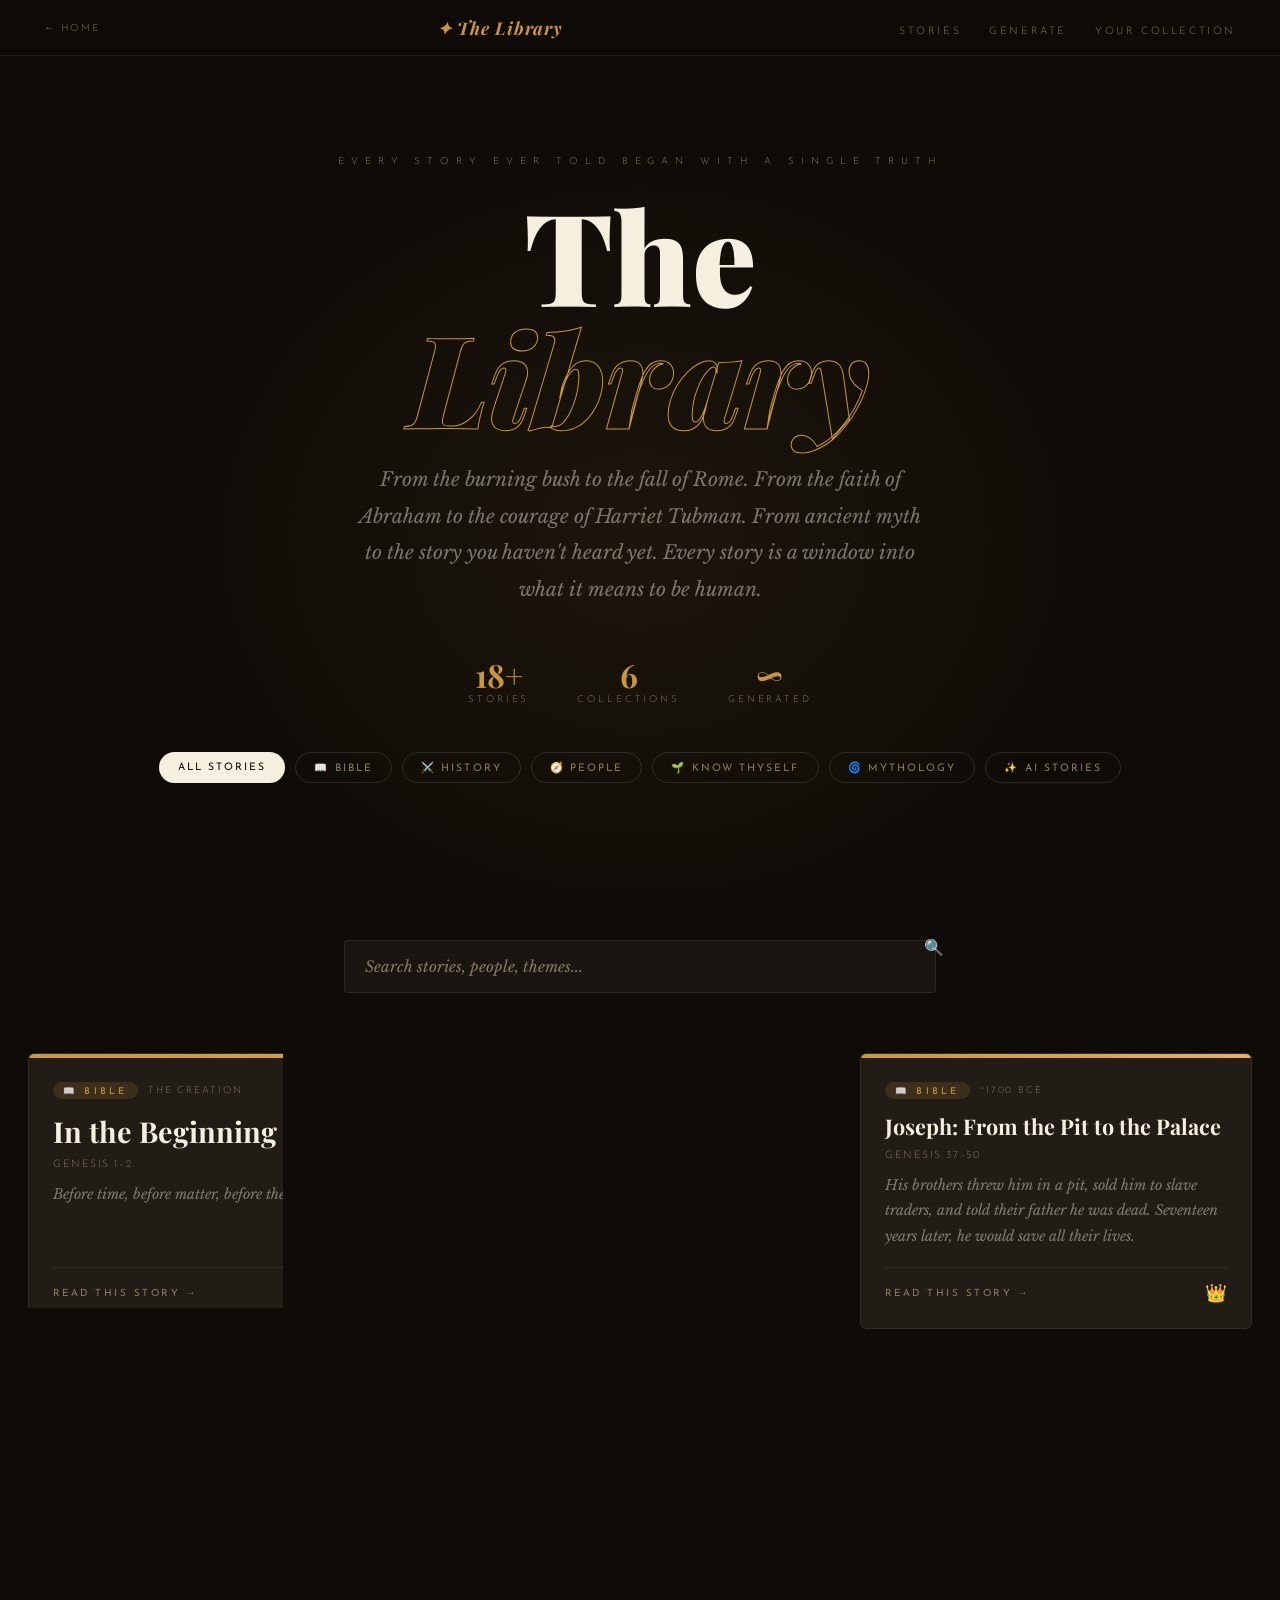
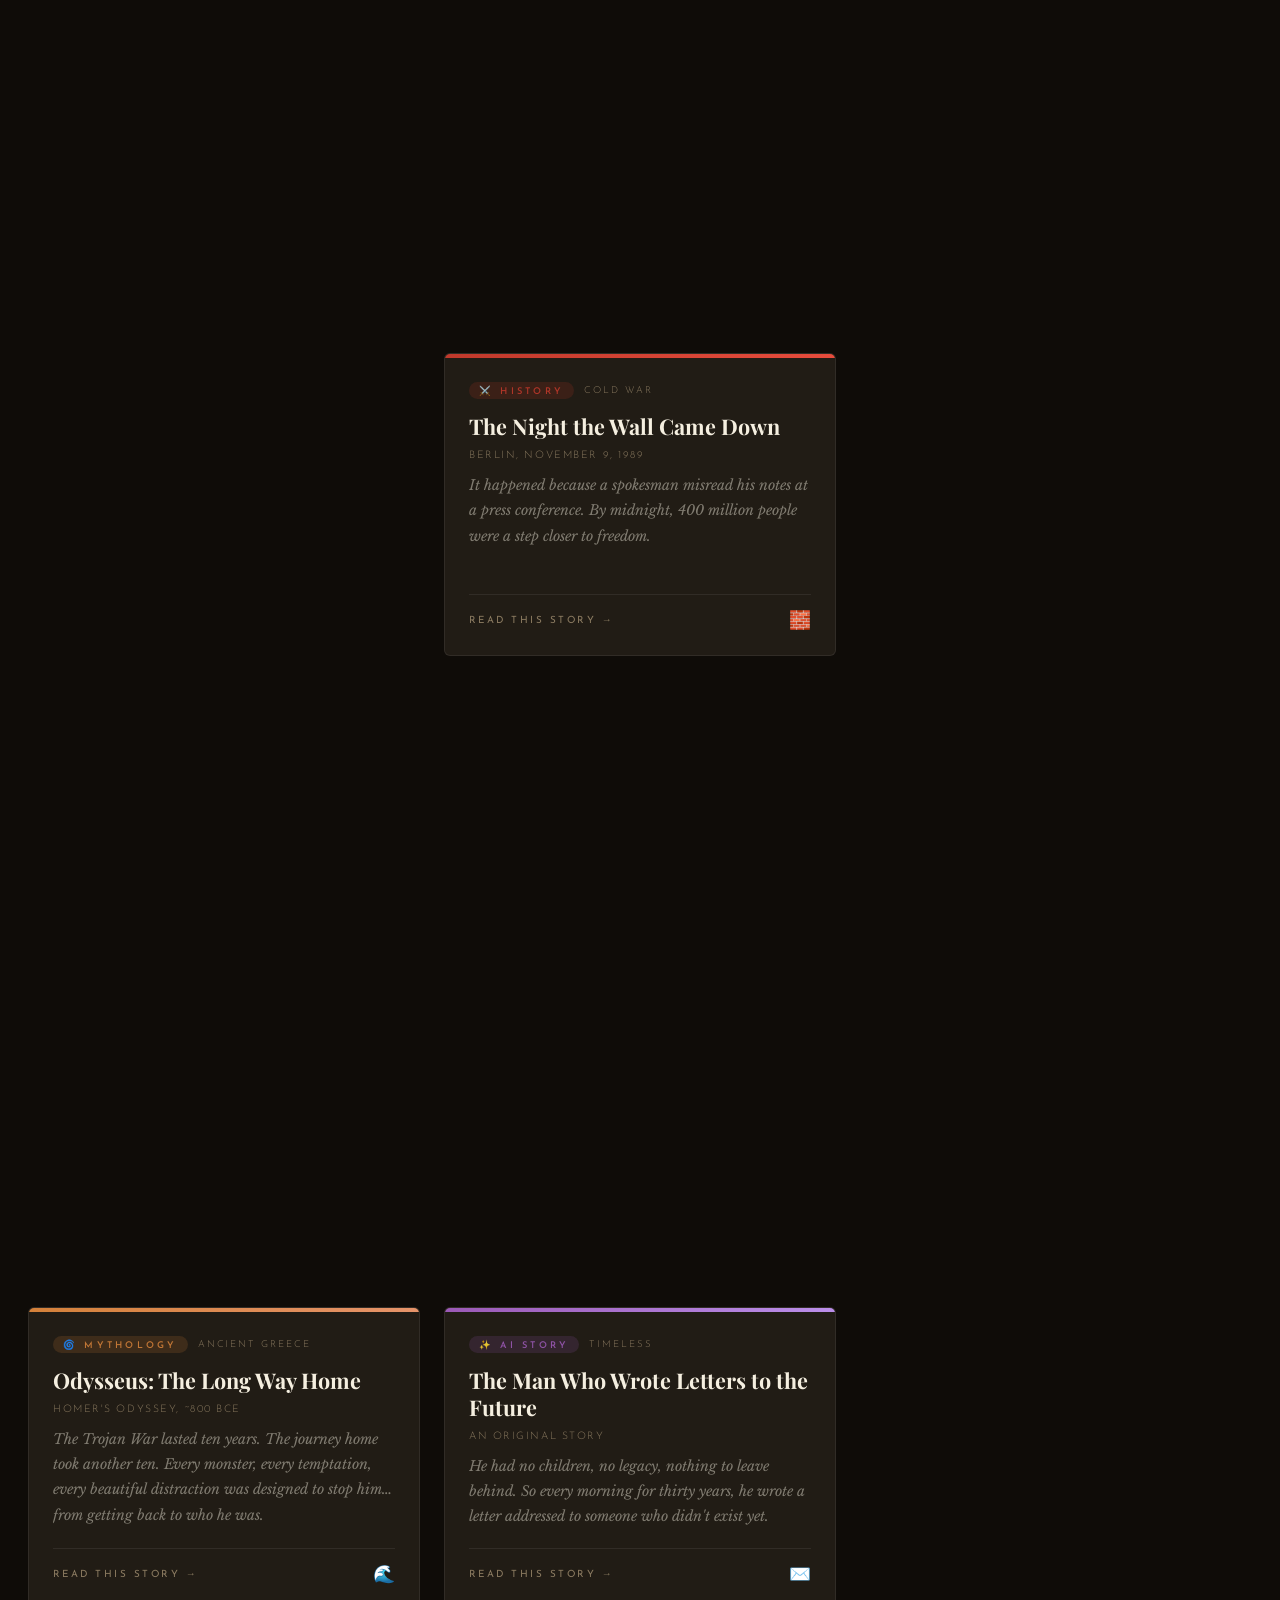
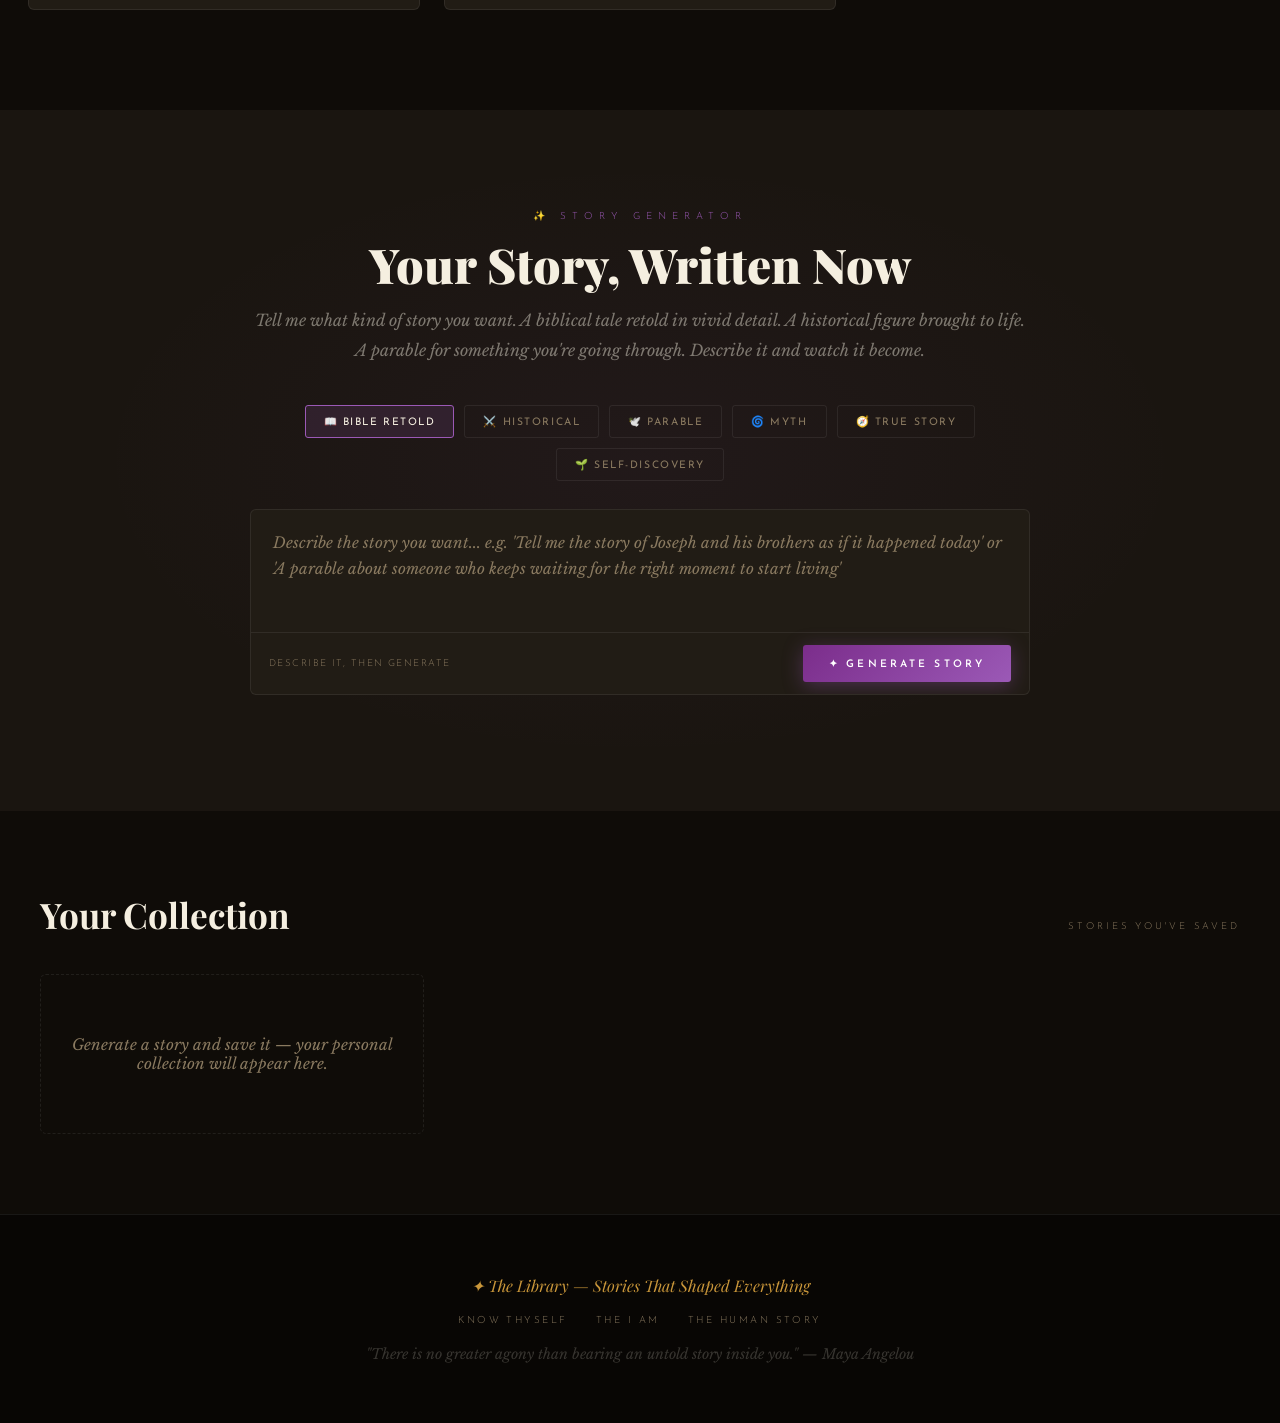
<file: Masterthyself/stories.html>
<!DOCTYPE html>
<html lang="en">
<head>
<meta charset="UTF-8">
<meta name="viewport" content="width=device-width, initial-scale=1.0">
<title>The Library — Stories That Shaped Everything</title>
<link href="https://fonts.googleapis.com/css2?family=Libre+Baskerville:ital,wght@0,400;0,700;1,400&family=Josefin+Sans:wght@200;300;400;600&family=Playfair+Display:ital,wght@0,700;0,900;1,400&display=swap" rel="stylesheet">
<link rel="stylesheet" href="stories.css">
</head>
<body>
<div class="particles" id="particles"></div>

<nav>
  <a href="index.html" class="nav-back">← Home</a>
  <span class="nav-logo">✦ The Library</span>
  <ul class="nav-links">
    <li><a href="#library">Stories</a></li>
    <li><a href="#generate">Generate</a></li>
    <li><a href="#saved">Your Collection</a></li>
  </ul>
</nav>

<div class="hero">
  <p class="hero-eyebrow">Every story ever told began with a single truth</p>
  <h1 class="hero-title"><span class="word1">The</span><span class="word2">Library</span></h1>
  <p class="hero-desc">From the burning bush to the fall of Rome. From the faith of Abraham to the courage of Harriet Tubman. From ancient myth to the story you haven't heard yet. Every story is a window into what it means to be human.</p>
  <div class="hero-stats">
    <div class="stat"><span class="stat-num">18+</span><span class="stat-label">Stories</span></div>
    <div class="stat"><span class="stat-num">6</span><span class="stat-label">Collections</span></div>
    <div class="stat"><span class="stat-num">∞</span><span class="stat-label">Generated</span></div>
  </div>
  <div class="filter-row">
    <button class="filter-pill active" data-cat="all" onclick="filterStories('all',this)">All Stories</button>
    <button class="filter-pill" data-cat="bible" onclick="filterStories('bible',this)">📖 Bible</button>
    <button class="filter-pill" data-cat="history" onclick="filterStories('history',this)">⚔️ History</button>
    <button class="filter-pill" data-cat="people" onclick="filterStories('people',this)">🧭 People</button>
    <button class="filter-pill" data-cat="self" onclick="filterStories('self',this)">🌱 Know Thyself</button>
    <button class="filter-pill" data-cat="mythology" onclick="filterStories('mythology',this)">🌀 Mythology</button>
    <button class="filter-pill" data-cat="generated" onclick="filterStories('generated',this)">✨ AI Stories</button>
  </div>
</div>

<div class="search-wrap">
  <input type="text" class="search-input" id="searchInput" placeholder="Search stories, people, themes..." oninput="searchStories(this.value)"/>
  <span class="search-icon">🔍</span>
</div>

<section class="library" id="library">
  <div class="library-grid" id="libraryGrid"></div>
</section>

<section class="generate-section" id="generate">
  <div class="generate-inner">
    <p class="gen-eyebrow">✨ Story Generator</p>
    <h2 class="gen-title">Your Story, Written Now</h2>
    <p class="gen-desc">Tell me what kind of story you want. A biblical tale retold in vivid detail. A historical figure brought to life. A parable for something you're going through. Describe it and watch it become.</p>
    <div class="story-types">
      <button class="type-btn active" data-type="Bible story retold in vivid modern narrative">📖 Bible Retold</button>
      <button class="type-btn" data-type="historical fiction bringing a real person to life">⚔️ Historical</button>
      <button class="type-btn" data-type="a moral parable or wisdom tale">🕊️ Parable</button>
      <button class="type-btn" data-type="ancient myth or legend told freshly">🌀 Myth</button>
      <button class="type-btn" data-type="true story of an extraordinary person">🧭 True Story</button>
      <button class="type-btn" data-type="a short story about self-discovery">🌱 Self-Discovery</button>
    </div>
    <div class="gen-prompt-area">
      <textarea id="genPrompt" rows="3" placeholder="Describe the story you want... e.g. 'Tell me the story of Joseph and his brothers as if it happened today' or 'A parable about someone who keeps waiting for the right moment to start living'"></textarea>
      <div class="gen-row">
        <span class="gen-hint">Describe it, then generate</span>
        <button class="gen-btn" id="genBtn" onclick="generateStory()">✦ Generate Story</button>
      </div>
    </div>
    <div class="gen-output" id="genOutput">
      <div class="gen-output-title" id="genOutputTitle">—</div>
      <div class="gen-output-meta">✨ AI Generated · The Library</div>
      <div class="gen-output-text" id="genOutputText"></div>
      <button class="gen-save-btn" onclick="saveGeneratedStory()">+ Save to Your Collection</button>
    </div>
  </div>
</section>

<section class="saved-section" id="saved">
  <div class="saved-inner">
    <div class="section-header">
      <h2 class="section-title">Your Collection</h2>
      <span class="section-sub">Stories you've saved</span>
    </div>
    <div id="savedGrid" class="library-grid">
      <div class="empty-state" id="emptyState">Generate a story and save it — your personal collection will appear here.</div>
    </div>
  </div>
</section>

<footer>
  <p class="footer-title">✦ The Library — Stories That Shaped Everything</p>
  <div class="footer-links">
    <a href="roadmaps.html">Know Thyself</a>
    <a href="god-page.html">The I AM</a>
    <a href="history.html">The Human Story</a>
  </div>
  <p class="footer-quote">"There is no greater agony than bearing an untold story inside you." — Maya Angelou</p>
</footer>

<div class="modal-overlay" id="modalOverlay" onclick="closeModal(event)">
  <div class="modal" id="modal">
    <div class="modal-banner" id="modalBanner"></div>
    <div class="modal-inner">
      <button class="modal-close" onclick="closeModalDirect()">✕</button>
      <div class="modal-cat-row">
        <span class="modal-cat" id="modalCat">—</span>
        <span class="modal-era" id="modalEra">—</span>
      </div>
      <h2 class="modal-title" id="modalTitle">—</h2>
      <p class="modal-origin" id="modalOrigin">—</p>
      <div class="modal-story" id="modalStory"></div>
      <div class="modal-lesson" id="modalLesson">
        <p class="modal-lesson-label">The Lesson</p>
        <p class="modal-lesson-text" id="modalLessonText">—</p>
      </div>
      <div class="modal-ai-section">
        <p class="modal-ai-label">Go Deeper</p>
        <p class="modal-ai-question" id="modalAiQuestion">—</p>
        <button class="modal-ai-btn" id="modalAiBtn" onclick="deepDive()">✦ Explore This Story</button>
        <div class="modal-ai-response" id="modalAiResponse"></div>
      </div>
    </div>
  </div>
</div>

<script src="stories.js"></script>
</body>
</html>
</file>
<file: Masterthyself/index.css>
:root {
  --void: #07060A;
  --deep: #0E0C12;
  --surface: #151220;
  --border: rgba(255,255,255,0.06);
  --paper: #F0EAD6;
  --dim: rgba(240,234,214,0.45);
  --muted: #6B6280;

  --soul: #C9963A;
  --god: #E8C547;
  --history: #C0392B;
  --stories: #9B59B6;

  --soul-glow: rgba(201,150,58,0.12);
  --god-glow: rgba(232,197,71,0.1);
  --history-glow: rgba(192,57,43,0.1);
  --stories-glow: rgba(155,89,182,0.1);
}

* { margin:0; padding:0; box-sizing:border-box; }
html { scroll-behavior: smooth; }

body {
  background: var(--void);
  color: var(--paper);
  font-family: 'Cormorant Garamond', serif;
  overflow-x: hidden;
  min-height: 100vh;
}

::-webkit-scrollbar { width: 4px; }
::-webkit-scrollbar-track { background: var(--void); }
::-webkit-scrollbar-thumb { background: rgba(255,255,255,0.15); border-radius: 2px; }

/* ── STARFIELD ── */
.starfield {
  position: fixed;
  inset: 0;
  z-index: 0;
  pointer-events: none;
  overflow: hidden;
}

.star {
  position: absolute;
  background: white;
  border-radius: 50%;
  animation: twinkle var(--d) var(--delay) ease-in-out infinite;
}

@keyframes twinkle {
  0%,100% { opacity: var(--min-op); transform: scale(1); }
  50% { opacity: var(--max-op); transform: scale(1.3); }
}

/* ── AMBIENT ORBS ── */
.orb {
  position: fixed;
  border-radius: 50%;
  filter: blur(80px);
  pointer-events: none;
  z-index: 0;
  animation: orbFloat var(--d) ease-in-out infinite alternate;
}

@keyframes orbFloat {
  from { transform: translate(0,0) scale(1); }
  to { transform: translate(var(--tx), var(--ty)) scale(1.1); }
}

/* ── NAV ── */
.top-nav {
  position: fixed;
  top: 0; left: 0; right: 0;
  z-index: 200;
  display: flex;
  align-items: center;
  justify-content: space-between;
  padding: 18px 48px;
  background: rgba(7,6,10,0.85);
  backdrop-filter: blur(24px);
  border-bottom: 1px solid var(--border);
}

.nav-brand {
  font-family: 'Cinzel', serif;
  font-size: 0.75rem;
  font-weight: 600;
  letter-spacing: 0.4em;
  color: rgba(240,234,214,0.4);
  text-transform: uppercase;
}

.nav-cta {
  font-family: 'IBM Plex Mono', monospace;
  font-size: 0.6rem;
  font-weight: 300;
  letter-spacing: 0.25em;
  text-transform: uppercase;
  color: var(--muted);
  background: transparent;
  border: 1px solid rgba(255,255,255,0.1);
  padding: 8px 18px;
  border-radius: 2px;
  cursor: pointer;
  transition: all 0.3s;
  text-decoration: none;
  display: inline-block;
}

.nav-cta:hover {
  color: var(--paper);
  border-color: rgba(255,255,255,0.25);
  background: rgba(255,255,255,0.04);
}

/* ── HERO ── */
.hero {
  min-height: 100vh;
  display: flex;
  flex-direction: column;
  align-items: center;
  justify-content: center;
  text-align: center;
  padding: 120px 24px 80px;
  position: relative;
  z-index: 1;
}

.hero-over {
  font-family: 'IBM Plex Mono', monospace;
  font-size: 0.6rem;
  font-weight: 300;
  letter-spacing: 0.7em;
  text-transform: uppercase;
  color: var(--muted);
  margin-bottom: 32px;
  animation: fadeUp 1.2s ease both;
}

.hero-title {
  font-family: 'Cinzel', serif;
  font-size: clamp(2.8rem, 8vw, 7rem);
  font-weight: 700;
  line-height: 1.05;
  letter-spacing: 0.06em;
  margin-bottom: 12px;
  animation: fadeUp 1.2s 0.1s ease both;
}

.hero-title .t1 { color: var(--paper); display: block; }
.hero-title .t2 { 
  display: block;
  color: transparent;
  -webkit-text-stroke: 1px rgba(240,234,214,0.25);
  font-style: italic;
  font-weight: 400;
  font-family: 'Cormorant Garamond', serif;
  font-size: 0.7em;
  letter-spacing: 0.02em;
}

.hero-sub {
  font-family: 'Cinzel', serif;
  font-size: 0.65rem;
  font-weight: 400;
  letter-spacing: 0.5em;
  text-transform: uppercase;
  color: var(--muted);
  margin-bottom: 40px;
  animation: fadeUp 1.2s 0.2s ease both;
}

.hero-desc {
  font-size: clamp(1.05rem, 1.8vw, 1.3rem);
  font-weight: 300;
  font-style: italic;
  line-height: 1.9;
  color: var(--dim);
  max-width: 560px;
  margin: 0 auto 64px;
  animation: fadeUp 1.2s 0.3s ease both;
}

/* ── COMPASS ROSE / MANDALA ── */
.compass-wrap {
  position: relative;
  width: min(440px, 80vw);
  height: min(440px, 80vw);
  margin: 0 auto 80px;
  animation: fadeUp 1.2s 0.4s ease both;
}

.compass-svg {
  width: 100%; height: 100%;
  animation: rotateSlow 120s linear infinite;
}

@keyframes rotateSlow {
  from { transform: rotate(0deg); }
  to { transform: rotate(360deg); }
}

.compass-center {
  position: absolute;
  top: 50%; left: 50%;
  transform: translate(-50%, -50%);
  text-align: center;
  animation: rotateSlow 120s linear infinite reverse;
}

.compass-center-text {
  font-family: 'Cinzel', serif;
  font-size: clamp(0.55rem, 1.2vw, 0.75rem);
  font-weight: 600;
  letter-spacing: 0.3em;
  text-transform: uppercase;
  color: rgba(240,234,214,0.25);
  display: block;
}

/* Portal buttons around compass */
.portal-btn {
  position: absolute;
  text-align: center;
  cursor: pointer;
  transition: all 0.4s ease;
  text-decoration: none;
  display: flex;
  flex-direction: column;
  align-items: center;
  gap: 6px;
}

.portal-btn:hover { transform: scale(1.08); }
.portal-btn:hover .portal-glyph { opacity: 1; }

.portal-top { top: -30px; left: 50%; transform: translateX(-50%); }
.portal-right { right: -30px; top: 50%; transform: translateY(-50%); }
.portal-bottom { bottom: -30px; left: 50%; transform: translateX(-50%); }
.portal-left { left: -30px; top: 50%; transform: translateY(-50%); }

.portal-top:hover { transform: translateX(-50%) scale(1.08); }
.portal-right:hover { transform: translateY(-50%) scale(1.08); }
.portal-bottom:hover { transform: translateX(-50%) scale(1.08); }
.portal-left:hover { transform: translateY(-50%) scale(1.08); }

.portal-glyph {
  width: 52px; height: 52px;
  border-radius: 50%;
  display: flex; align-items: center; justify-content: center;
  font-size: 1.3rem;
  opacity: 0.7;
  transition: opacity 0.3s;
  position: relative;
}

.portal-glyph::after {
  content: '';
  position: absolute;
  inset: -4px;
  border-radius: 50%;
  border: 1px solid currentColor;
  opacity: 0.3;
}

.portal-label {
  font-family: 'Cinzel', serif;
  font-size: 0.55rem;
  font-weight: 600;
  letter-spacing: 0.3em;
  text-transform: uppercase;
  white-space: nowrap;
}

/* ── PORTAL CARDS (below hero) ── */
.portals-section {
  padding: 80px 28px 100px;
  position: relative;
  z-index: 1;
  max-width: 1280px;
  margin: 0 auto;
}

.portals-label {
  font-family: 'IBM Plex Mono', monospace;
  font-size: 0.6rem;
  font-weight: 300;
  letter-spacing: 0.5em;
  text-transform: uppercase;
  color: var(--muted);
  text-align: center;
  margin-bottom: 48px;
}

.portals-grid {
  display: grid;
  grid-template-columns: repeat(2, 1fr);
  gap: 20px;
}

.portal-card {
  background: var(--deep);
  border: 1px solid var(--border);
  border-radius: 8px;
  padding: 40px 36px;
  text-decoration: none;
  display: block;
  position: relative;
  overflow: hidden;
  transition: all 0.4s ease;
  cursor: pointer;
}

.portal-card::before {
  content: '';
  position: absolute;
  top: 0; left: 0; right: 0;
  height: 3px;
  background: currentColor;
  opacity: 0.5;
  transition: opacity 0.3s;
}

.portal-card:hover::before { opacity: 1; }

.portal-card::after {
  content: '';
  position: absolute;
  inset: 0;
  background: radial-gradient(ellipse at 20% 20%, currentColor, transparent 70%);
  opacity: 0;
  transition: opacity 0.4s;
  pointer-events: none;
}

.portal-card:hover::after { opacity: 0.05; }

.portal-card:hover {
  transform: translateY(-4px);
  border-color: rgba(255,255,255,0.12);
  box-shadow: 0 20px 60px rgba(0,0,0,0.5);
}

.pc-num {
  font-family: 'IBM Plex Mono', monospace;
  font-size: 0.58rem;
  letter-spacing: 0.4em;
  opacity: 0.3;
  margin-bottom: 20px;
  display: block;
}

.pc-icon {
  font-size: 2rem;
  margin-bottom: 16px;
  display: block;
}

.pc-title {
  font-family: 'Cinzel', serif;
  font-size: clamp(1.3rem, 2.5vw, 1.9rem);
  font-weight: 700;
  letter-spacing: 0.05em;
  line-height: 1.1;
  margin-bottom: 14px;
  color: var(--paper);
}

.pc-desc {
  font-size: 0.95rem;
  font-weight: 300;
  font-style: italic;
  line-height: 1.85;
  opacity: 0.55;
  margin-bottom: 24px;
}

.pc-topics {
  display: flex;
  flex-wrap: wrap;
  gap: 6px;
  margin-bottom: 28px;
}

.pc-topic {
  font-family: 'IBM Plex Mono', monospace;
  font-size: 0.58rem;
  letter-spacing: 0.15em;
  text-transform: uppercase;
  padding: 4px 10px;
  border-radius: 2px;
  background: rgba(255,255,255,0.04);
  color: rgba(240,234,214,0.4);
  border: 1px solid rgba(255,255,255,0.06);
}

.pc-enter {
  font-family: 'IBM Plex Mono', monospace;
  font-size: 0.6rem;
  font-weight: 300;
  letter-spacing: 0.3em;
  text-transform: uppercase;
  opacity: 0.35;
  transition: opacity 0.3s;
}

.portal-card:hover .pc-enter { opacity: 0.7; }

/* ── DAILY REFLECTION ── */
.daily-section {
  padding: 100px 28px;
  position: relative;
  z-index: 1;
  border-top: 1px solid var(--border);
}

.daily-inner {
  max-width: 900px;
  margin: 0 auto;
}

.daily-header {
  text-align: center;
  margin-bottom: 60px;
}

.daily-eyebrow {
  font-family: 'IBM Plex Mono', monospace;
  font-size: 0.58rem;
  font-weight: 300;
  letter-spacing: 0.6em;
  text-transform: uppercase;
  color: var(--muted);
  margin-bottom: 14px;
}

.daily-title {
  font-family: 'Cinzel', serif;
  font-size: clamp(1.8rem, 4vw, 3rem);
  font-weight: 700;
  letter-spacing: 0.05em;
  color: var(--paper);
  margin-bottom: 12px;
}

.daily-sub {
  font-size: 1rem;
  font-weight: 300;
  font-style: italic;
  color: var(--dim);
}

/* Date display */
.daily-date {
  font-family: 'IBM Plex Mono', monospace;
  font-size: 0.62rem;
  letter-spacing: 0.3em;
  text-transform: uppercase;
  color: var(--muted);
  text-align: center;
  margin-bottom: 48px;
}

/* Reflection cards */
.reflection-grid {
  display: grid;
  grid-template-columns: repeat(3, 1fr);
  gap: 20px;
  margin-bottom: 40px;
}

.ref-card {
  background: var(--deep);
  border: 1px solid var(--border);
  border-radius: 6px;
  padding: 28px 24px;
  position: relative;
  overflow: hidden;
  transition: all 0.3s;
}

.ref-card:hover {
  border-color: rgba(255,255,255,0.1);
  transform: translateY(-3px);
}

.ref-card-type {
  font-family: 'IBM Plex Mono', monospace;
  font-size: 0.55rem;
  font-weight: 400;
  letter-spacing: 0.4em;
  text-transform: uppercase;
  margin-bottom: 14px;
}

.ref-card-content {
  font-family: 'Cormorant Garamond', serif;
  font-size: 1.05rem;
  font-style: italic;
  font-weight: 300;
  line-height: 1.85;
  color: rgba(240,234,214,0.8);
  margin-bottom: 16px;
}

.ref-card-source {
  font-family: 'IBM Plex Mono', monospace;
  font-size: 0.58rem;
  letter-spacing: 0.2em;
  text-transform: uppercase;
  opacity: 0.4;
}

.ref-card-question {
  font-family: 'Cormorant Garamond', serif;
  font-size: 1.1rem;
  font-weight: 600;
  line-height: 1.6;
  color: rgba(240,234,214,0.75);
}

/* Refresh button */
.daily-refresh {
  text-align: center;
}

.refresh-btn {
  font-family: 'IBM Plex Mono', monospace;
  font-size: 0.62rem;
  font-weight: 300;
  letter-spacing: 0.3em;
  text-transform: uppercase;
  background: transparent;
  border: 1px solid rgba(255,255,255,0.1);
  color: var(--muted);
  padding: 12px 28px;
  border-radius: 2px;
  cursor: pointer;
  transition: all 0.3s;
}

.refresh-btn:hover {
  border-color: rgba(255,255,255,0.25);
  color: var(--paper);
  background: rgba(255,255,255,0.03);
}

/* ── JOURNEY TRACKER ── */
.tracker-section {
  padding: 100px 28px;
  position: relative;
  z-index: 1;
  border-top: 1px solid var(--border);
  background: var(--deep);
}

.tracker-inner {
  max-width: 1000px;
  margin: 0 auto;
}

.tracker-header {
  display: flex;
  align-items: flex-end;
  justify-content: space-between;
  margin-bottom: 48px;
  flex-wrap: wrap;
  gap: 20px;
}

.tracker-title-block {}
.tracker-eyebrow {
  font-family: 'IBM Plex Mono', monospace;
  font-size: 0.58rem;
  font-weight: 300;
  letter-spacing: 0.5em;
  text-transform: uppercase;
  color: var(--muted);
  margin-bottom: 10px;
}

.tracker-title {
  font-family: 'Cinzel', serif;
  font-size: clamp(1.5rem, 3vw, 2.2rem);
  font-weight: 700;
  letter-spacing: 0.05em;
  color: var(--paper);
}

.tracker-save-hint {
  font-family: 'IBM Plex Mono', monospace;
  font-size: 0.58rem;
  letter-spacing: 0.15em;
  color: var(--muted);
  text-align: right;
}

/* Journey pillars */
.journey-pillars {
  display: grid;
  grid-template-columns: repeat(4, 1fr);
  gap: 16px;
  margin-bottom: 48px;
}

.pillar {
  background: rgba(255,255,255,0.02);
  border: 1px solid var(--border);
  border-radius: 6px;
  padding: 24px 20px;
  position: relative;
  overflow: hidden;
}

.pillar-top {
  display: flex;
  align-items: center;
  justify-content: space-between;
  margin-bottom: 20px;
}

.pillar-icon { font-size: 1.3rem; }

.pillar-pct {
  font-family: 'IBM Plex Mono', monospace;
  font-size: 0.65rem;
  letter-spacing: 0.1em;
}

.pillar-name {
  font-family: 'Cinzel', serif;
  font-size: 0.75rem;
  font-weight: 600;
  letter-spacing: 0.25em;
  text-transform: uppercase;
  margin-bottom: 16px;
  color: var(--paper);
}

.pillar-bar {
  height: 3px;
  background: rgba(255,255,255,0.06);
  border-radius: 2px;
  margin-bottom: 18px;
  overflow: hidden;
}

.pillar-bar-fill {
  height: 100%;
  border-radius: 2px;
  transition: width 0.8s cubic-bezier(0.4, 0, 0.2, 1);
}

.pillar-checkboxes {
  display: flex;
  flex-direction: column;
  gap: 8px;
}

.pillar-check {
  display: flex;
  align-items: center;
  gap: 10px;
  cursor: pointer;
  transition: opacity 0.2s;
}

.pillar-check:hover { opacity: 0.9; }

.check-box {
  width: 14px; height: 14px;
  border-radius: 2px;
  border: 1px solid rgba(255,255,255,0.15);
  flex-shrink: 0;
  display: flex; align-items: center; justify-content: center;
  transition: all 0.25s;
  background: transparent;
  cursor: pointer;
  font-size: 0.5rem;
}

.check-box.checked {
  background: currentColor;
  border-color: currentColor;
}

.check-label {
  font-family: 'IBM Plex Mono', monospace;
  font-size: 0.58rem;
  letter-spacing: 0.1em;
  color: rgba(240,234,214,0.45);
  transition: color 0.25s;
  line-height: 1.4;
}

.pillar-check.done .check-label {
  color: rgba(240,234,214,0.2);
  text-decoration: line-through;
}

/* Notes section */
.journey-notes {
  background: rgba(255,255,255,0.02);
  border: 1px solid var(--border);
  border-radius: 6px;
  padding: 28px;
  margin-bottom: 28px;
}

.notes-label {
  font-family: 'IBM Plex Mono', monospace;
  font-size: 0.58rem;
  font-weight: 300;
  letter-spacing: 0.4em;
  text-transform: uppercase;
  color: var(--muted);
  margin-bottom: 14px;
}

.notes-textarea {
  width: 100%;
  background: transparent;
  border: none;
  color: rgba(240,234,214,0.65);
  font-family: 'Cormorant Garamond', serif;
  font-size: 1rem;
  font-style: italic;
  line-height: 1.85;
  resize: none;
  outline: none;
  min-height: 80px;
  caret-color: var(--soul);
}

.notes-textarea::placeholder { color: rgba(240,234,214,0.18); }

/* Books read */
.books-row {
  display: grid;
  grid-template-columns: 1fr 1fr;
  gap: 16px;
}

.books-block {
  background: rgba(255,255,255,0.02);
  border: 1px solid var(--border);
  border-radius: 6px;
  padding: 24px;
}

.books-label {
  font-family: 'IBM Plex Mono', monospace;
  font-size: 0.58rem;
  font-weight: 300;
  letter-spacing: 0.4em;
  text-transform: uppercase;
  color: var(--muted);
  margin-bottom: 14px;
}

.books-list {
  display: flex;
  flex-direction: column;
  gap: 8px;
  margin-bottom: 14px;
  min-height: 40px;
}

.book-entry {
  display: flex;
  align-items: center;
  justify-content: space-between;
  gap: 8px;
  padding: 6px 10px;
  background: rgba(255,255,255,0.03);
  border-radius: 3px;
  animation: fadeIn 0.3s ease;
}

@keyframes fadeIn { from{opacity:0} to{opacity:1} }

.book-entry-text {
  font-family: 'Cormorant Garamond', serif;
  font-size: 0.88rem;
  color: rgba(240,234,214,0.65);
  font-style: italic;
  flex: 1;
}

.book-remove {
  background: transparent;
  border: none;
  color: rgba(255,255,255,0.15);
  cursor: pointer;
  font-size: 0.7rem;
  padding: 2px 4px;
  transition: color 0.2s;
  flex-shrink: 0;
}

.book-remove:hover { color: var(--history); }

.book-add-row {
  display: flex;
  gap: 8px;
}

.book-input {
  flex: 1;
  background: transparent;
  border: 1px solid var(--border);
  border-radius: 2px;
  padding: 8px 12px;
  color: var(--paper);
  font-family: 'Cormorant Garamond', serif;
  font-size: 0.88rem;
  font-style: italic;
  outline: none;
  caret-color: var(--soul);
  transition: border-color 0.3s;
}

.book-input:focus { border-color: rgba(255,255,255,0.2); }
.book-input::placeholder { color: var(--muted); }

.book-add-btn {
  background: rgba(255,255,255,0.05);
  border: 1px solid var(--border);
  color: var(--muted);
  font-family: 'IBM Plex Mono', monospace;
  font-size: 0.65rem;
  padding: 8px 14px;
  border-radius: 2px;
  cursor: pointer;
  transition: all 0.25s;
  white-space: nowrap;
}

.book-add-btn:hover { background: rgba(255,255,255,0.09); color: var(--paper); }

/* Save/reset bar */
.tracker-actions {
  display: flex;
  align-items: center;
  justify-content: space-between;
  margin-top: 28px;
  padding-top: 24px;
  border-top: 1px solid var(--border);
  flex-wrap: wrap;
  gap: 12px;
}

.tracker-saved-msg {
  font-family: 'IBM Plex Mono', monospace;
  font-size: 0.58rem;
  letter-spacing: 0.2em;
  text-transform: uppercase;
  color: #7B9E6B;
  opacity: 0;
  transition: opacity 0.5s;
}

.tracker-saved-msg.visible { opacity: 1; }

.action-btns { display: flex; gap: 10px; }

.action-btn {
  font-family: 'IBM Plex Mono', monospace;
  font-size: 0.6rem;
  font-weight: 300;
  letter-spacing: 0.25em;
  text-transform: uppercase;
  padding: 10px 20px;
  border-radius: 2px;
  cursor: pointer;
  transition: all 0.25s;
}

.action-btn.primary {
  background: rgba(255,255,255,0.07);
  border: 1px solid rgba(255,255,255,0.15);
  color: var(--paper);
}

.action-btn.primary:hover {
  background: rgba(255,255,255,0.12);
}

.action-btn.ghost {
  background: transparent;
  border: 1px solid rgba(255,255,255,0.06);
  color: var(--muted);
}

.action-btn.ghost:hover { color: var(--paper); border-color: rgba(255,255,255,0.12); }

/* ── FOOTER ── */
footer {
  padding: 70px 28px;
  text-align: center;
  border-top: 1px solid var(--border);
  position: relative;
  z-index: 1;
  background: #050408;
}

.footer-brand {
  font-family: 'Cinzel', serif;
  font-size: 0.75rem;
  font-weight: 600;
  letter-spacing: 0.5em;
  color: rgba(240,234,214,0.2);
  margin-bottom: 28px;
  text-transform: uppercase;
}

.footer-links {
  display: flex;
  gap: 32px;
  justify-content: center;
  flex-wrap: wrap;
  margin-bottom: 28px;
}

.footer-links a {
  font-family: 'IBM Plex Mono', monospace;
  font-size: 0.6rem;
  letter-spacing: 0.25em;
  text-transform: uppercase;
  color: var(--muted);
  text-decoration: none;
  transition: color 0.3s;
}

.footer-links a:hover { color: var(--paper); }

.footer-quote {
  font-family: 'Cormorant Garamond', serif;
  font-size: 0.95rem;
  font-style: italic;
  font-weight: 300;
  color: rgba(240,234,214,0.15);
}

/* ── ANIMATIONS ── */
@keyframes fadeUp { from{opacity:0;transform:translateY(24px)} to{opacity:1;transform:translateY(0)} }

.reveal { opacity:0; transform:translateY(28px); transition: opacity 0.8s ease, transform 0.8s ease; }
.reveal.visible { opacity:1; transform:translateY(0); }

/* ── RESPONSIVE ── */
@media (max-width: 900px) {
  .portals-grid { grid-template-columns: 1fr; }
  .journey-pillars { grid-template-columns: repeat(2,1fr); }
  .reflection-grid { grid-template-columns: 1fr; }
  .books-row { grid-template-columns: 1fr; }
}

@media (max-width: 600px) {
  .top-nav { padding: 14px 20px; }
  .journey-pillars { grid-template-columns: 1fr; }
}

/* ═══════════════════════════════════════
   MOBILE READABILITY FIX — KNOW EVERYTHING
   Boosts font sizes + lifts dim opacities on <= 768px
═══════════════════════════════════════ */
@media (max-width: 768px) {
  body { font-size: 16px; }
  .nav-brand, .nav-cta, .nav-back, .back-link { font-size: 0.72rem !important; opacity: 0.8 !important; letter-spacing: 0.2em !important; }
  .hero-over, .hero-sub, .hero-tag { font-size: 0.72rem !important; letter-spacing: 0.25em !important; opacity: 0.85 !important; }
  .hero-desc { font-size: 1.1rem !important; opacity: 0.75 !important; }
  .portals-label, .daily-eyebrow, .tracker-eyebrow { font-size: 0.72rem !important; opacity: 0.8 !important; }
  .pc-num, .pc-enter { font-size: 0.68rem !important; opacity: 0.65 !important; }
  .pc-topic, .pc-tag { font-size: 0.65rem !important; opacity: 0.7 !important; }
  .pc-desc { font-size: 1rem !important; opacity: 0.72 !important; }
  .ref-card-type, .ref-card-source { font-size: 0.7rem !important; opacity: 0.72 !important; }
  .ref-card-content { font-size: 1.05rem !important; opacity: 0.88 !important; }
  .ref-card-question { font-size: 1.05rem !important; }
  .daily-sub, .daily-date { font-size: 0.72rem !important; opacity: 0.72 !important; }
  .refresh-btn { font-size: 0.72rem !important; }
  .pillar-name { font-size: 0.82rem !important; }
  .pillar-pct { font-size: 0.72rem !important; }
  .check-label { font-size: 0.7rem !important; color: rgba(240,234,214,0.72) !important; }
  .pillar-check.done .check-label { color: rgba(240,234,214,0.38) !important; }
  .notes-label, .books-label { font-size: 0.7rem !important; opacity: 0.8 !important; }
  .notes-textarea { font-size: 1rem !important; color: rgba(240,234,214,0.82) !important; }
  .notes-textarea::placeholder { color: rgba(240,234,214,0.42) !important; }
  .book-entry-text { font-size: 0.95rem !important; color: rgba(240,234,214,0.82) !important; }
  .book-input { font-size: 0.92rem !important; }
  .book-add-btn, .action-btn { font-size: 0.7rem !important; }
  .tracker-save-hint { font-size: 0.68rem !important; opacity: 0.65 !important; }
  .footer-brand { font-size: 0.72rem !important; opacity: 0.5 !important; }
  .footer-links a { font-size: 0.7rem !important; opacity: 0.72 !important; }
  .footer-quote { font-size: 0.9rem !important; opacity: 0.42 !important; }
  .era-badge, .category-badge { font-size: 0.68rem !important; opacity: 0.8 !important; }
  .cmsg-bubble { font-size: 0.92rem !important; line-height: 1.75 !important; }
  .portal-label { font-size: 0.7rem !important; letter-spacing: 0.12em !important; }
  /* roadmaps page */
  .roadmap-tag, .phase-label, .level-badge { font-size: 0.68rem !important; opacity: 0.72 !important; }
  .roadmap-desc, .phase-desc, .book-desc { font-size: 0.92rem !important; opacity: 0.75 !important; }
  /* stories page */
  .story-category, .story-era, .story-source { font-size: 0.68rem !important; opacity: 0.72 !important; }
  .story-excerpt { font-size: 0.95rem !important; opacity: 0.78 !important; }
  .story-footer-text { font-size: 0.68rem !important; opacity: 0.65 !important; }
  /* god page */
  .attr-label, .name-label, .promise-tag { font-size: 0.68rem !important; opacity: 0.72 !important; }
  /* history page */
  .event-date, .era-span, .event-impact { font-size: 0.68rem !important; opacity: 0.72 !important; }
  .event-body, .era-intro { font-size: 0.92rem !important; opacity: 0.75 !important; }
}
@media (max-width: 400px) {
  .hero-title { font-size: 2.4rem !important; }
  .pc-title { font-size: 1.2rem !important; }
  .daily-title, .tracker-title { font-size: 1.5rem !important; }
};
</file>
<file: Masterthyself/god-page.css>
:root {
  --gold: #F5C842;
  --gold-light: #FDE98A;
  --gold-dim: rgba(245,200,66,0.15);
  --warm: #FFF8EC;
  --cream: #FFFDF7;
  --deep: #1A0F00;
  --mid: #3D2B00;
  --text: #2C1A00;
  --muted: #8B6914;
  --glow: rgba(245,200,66,0.25);
  --white: #FFFFFF;
  --sky: #EAF4FF;
  --blue-accent: #3B82F6;
}

* { margin:0; padding:0; box-sizing:border-box; }

html { scroll-behavior: smooth; }

body {
  background: var(--cream);
  color: var(--text);
  font-family: 'Lato', sans-serif;
  overflow-x: hidden;
}

/* ── LIGHT RAYS BACKGROUND ── */
.rays {
  position: fixed;
  top: -20%;
  left: 50%;
  transform: translateX(-50%);
  width: 200vw;
  height: 120vh;
  pointer-events: none;
  z-index: 0;
  opacity: 0.07;
  background: conic-gradient(
    from 270deg at 50% 0%,
    transparent 0deg, rgba(245,200,66,1) 2deg, transparent 4deg,
    transparent 10deg, rgba(245,200,66,0.8) 12deg, transparent 14deg,
    transparent 22deg, rgba(245,200,66,0.9) 24deg, transparent 26deg,
    transparent 34deg, rgba(245,200,66,0.7) 36deg, transparent 38deg,
    transparent 46deg, rgba(245,200,66,1) 48deg, transparent 50deg,
    transparent 58deg, rgba(245,200,66,0.6) 60deg, transparent 62deg,
    transparent 70deg, rgba(245,200,66,0.9) 72deg, transparent 74deg,
    transparent 80deg, rgba(245,200,66,0.8) 82deg, transparent 84deg,
    transparent 92deg, rgba(245,200,66,0.7) 94deg, transparent 96deg,
    transparent 104deg, rgba(245,200,66,1) 106deg, transparent 108deg,
    transparent 116deg, rgba(245,200,66,0.6) 118deg, transparent 120deg,
    transparent 0deg
  );
  animation: rayRotate 60s linear infinite;
}

@keyframes rayRotate {
  from { transform: translateX(-50%) rotate(0deg); }
  to { transform: translateX(-50%) rotate(360deg); }
}

/* ── NAV ── */
nav {
  position: fixed;
  top: 0; left: 0; right: 0;
  z-index: 100;
  display: flex;
  align-items: center;
  justify-content: space-between;
  padding: 16px 40px;
  background: rgba(255,253,247,0.92);
  backdrop-filter: blur(12px);
  border-bottom: 1px solid rgba(245,200,66,0.2);
}

.nav-logo {
  font-family: 'Cinzel', serif;
  font-size: 1rem;
  font-weight: 600;
  color: var(--mid);
  letter-spacing: 0.2em;
  text-transform: uppercase;
  text-decoration: none;
}

.nav-links {
  display: flex;
  gap: 28px;
  list-style: none;
}

.nav-links a {
  font-size: 0.75rem;
  font-weight: 400;
  letter-spacing: 0.15em;
  text-transform: uppercase;
  color: var(--muted);
  text-decoration: none;
  transition: color 0.3s;
}

.nav-links a:hover { color: var(--mid); }

.nav-back {
  font-family: 'Lato', sans-serif;
  font-size: 0.7rem;
  font-weight: 400;
  letter-spacing: 0.2em;
  text-transform: uppercase;
  color: var(--muted);
  text-decoration: none;
  display: flex;
  align-items: center;
  gap: 6px;
  transition: color 0.3s;
}
.nav-back:hover { color: var(--mid); }

/* ── HERO ── */
.hero {
  min-height: 100vh;
  display: flex;
  flex-direction: column;
  align-items: center;
  justify-content: center;
  text-align: center;
  padding: 120px 20px 80px;
  position: relative;
  z-index: 1;
}

.hero-eyebrow {
  font-family: 'Cinzel', serif;
  font-size: 0.7rem;
  font-weight: 400;
  letter-spacing: 0.6em;
  text-transform: uppercase;
  color: var(--muted);
  margin-bottom: 24px;
  animation: fadeUp 1s ease both;
}

.hero-title {
  font-family: 'Playfair Display', serif;
  font-size: clamp(3.5rem, 9vw, 7rem);
  font-weight: 900;
  line-height: 1;
  color: var(--deep);
  margin-bottom: 8px;
  animation: fadeUp 1s 0.15s ease both;
  position: relative;
}

.hero-title span {
  background: linear-gradient(135deg, #C8960A, #F5C842, #FDE98A, #F5C842, #C8960A);
  -webkit-background-clip: text;
  -webkit-text-fill-color: transparent;
  background-clip: text;
}

.hero-subtitle-names {
  font-family: 'Cinzel', serif;
  font-size: clamp(0.75rem, 1.5vw, 0.9rem);
  font-weight: 400;
  letter-spacing: 0.35em;
  color: var(--muted);
  margin-bottom: 32px;
  animation: fadeUp 1s 0.25s ease both;
  line-height: 2;
}

.hero-desc {
  font-size: clamp(1rem, 1.8vw, 1.2rem);
  font-weight: 300;
  line-height: 1.9;
  color: var(--mid);
  max-width: 640px;
  margin: 0 auto 48px;
  animation: fadeUp 1s 0.35s ease both;
}

.hero-cta {
  display: flex;
  gap: 16px;
  justify-content: center;
  flex-wrap: wrap;
  animation: fadeUp 1s 0.45s ease both;
}

.btn-primary {
  background: linear-gradient(135deg, #C8960A, #F5C842);
  color: var(--deep);
  font-family: 'Cinzel', serif;
  font-size: 0.75rem;
  font-weight: 600;
  letter-spacing: 0.3em;
  text-transform: uppercase;
  padding: 16px 32px;
  border-radius: 3px;
  border: none;
  cursor: pointer;
  text-decoration: none;
  display: inline-block;
  transition: all 0.3s ease;
  box-shadow: 0 4px 24px rgba(200,150,10,0.35);
}

.btn-primary:hover {
  transform: translateY(-2px);
  box-shadow: 0 8px 32px rgba(200,150,10,0.5);
}

.btn-secondary {
  background: transparent;
  color: var(--mid);
  font-family: 'Cinzel', serif;
  font-size: 0.75rem;
  font-weight: 400;
  letter-spacing: 0.3em;
  text-transform: uppercase;
  padding: 16px 32px;
  border-radius: 3px;
  border: 1px solid rgba(200,150,10,0.4);
  cursor: pointer;
  text-decoration: none;
  display: inline-block;
  transition: all 0.3s ease;
}

.btn-secondary:hover {
  background: var(--gold-dim);
  border-color: var(--gold);
}

.scroll-hint {
  position: absolute;
  bottom: 32px;
  left: 50%;
  transform: translateX(-50%);
  display: flex;
  flex-direction: column;
  align-items: center;
  gap: 8px;
  animation: fadeUp 1s 0.8s ease both;
}

.scroll-hint span {
  font-family: 'Cinzel', serif;
  font-size: 0.6rem;
  letter-spacing: 0.4em;
  text-transform: uppercase;
  color: var(--muted);
}

.scroll-arrow {
  width: 24px;
  height: 24px;
  border-right: 1px solid var(--muted);
  border-bottom: 1px solid var(--muted);
  transform: rotate(45deg);
  animation: bounce 2s ease infinite;
}

@keyframes bounce {
  0%, 100% { transform: rotate(45deg) translateY(0); }
  50% { transform: rotate(45deg) translateY(5px); }
}

/* ── SECTION WRAPPER ── */
section {
  position: relative;
  z-index: 1;
}

.section-inner {
  max-width: 1100px;
  margin: 0 auto;
  padding: 0 24px;
}

/* ── NAMES SECTION ── */
.names-section {
  padding: 100px 0;
  background: linear-gradient(to bottom, var(--cream), var(--warm));
}

.section-label {
  font-family: 'Cinzel', serif;
  font-size: 0.65rem;
  font-weight: 400;
  letter-spacing: 0.6em;
  text-transform: uppercase;
  color: var(--muted);
  margin-bottom: 16px;
  text-align: center;
}

.section-title {
  font-family: 'Playfair Display', serif;
  font-size: clamp(2rem, 4vw, 3rem);
  font-weight: 700;
  color: var(--deep);
  text-align: center;
  margin-bottom: 16px;
  line-height: 1.2;
}

.section-intro {
  font-size: 1.05rem;
  font-weight: 300;
  line-height: 1.9;
  color: var(--mid);
  text-align: center;
  max-width: 620px;
  margin: 0 auto 60px;
}

.names-grid {
  display: grid;
  grid-template-columns: repeat(auto-fill, minmax(240px, 1fr));
  gap: 20px;
}

.name-card {
  background: white;
  border: 1px solid rgba(245,200,66,0.25);
  border-radius: 8px;
  padding: 24px;
  transition: all 0.3s ease;
  cursor: default;
  position: relative;
  overflow: hidden;
}

.name-card::before {
  content: '';
  position: absolute;
  top: 0; left: 0; right: 0;
  height: 3px;
  background: linear-gradient(90deg, #C8960A, #F5C842, #C8960A);
  transform: scaleX(0);
  transition: transform 0.3s ease;
}

.name-card:hover::before { transform: scaleX(1); }
.name-card:hover { transform: translateY(-3px); box-shadow: 0 8px 32px rgba(200,150,10,0.12); }

.name-hebrew {
  font-family: 'Playfair Display', serif;
  font-size: 1.5rem;
  font-weight: 700;
  color: var(--gold);
  margin-bottom: 4px;
  line-height: 1;
}

.name-english {
  font-family: 'Cinzel', serif;
  font-size: 0.8rem;
  font-weight: 600;
  letter-spacing: 0.2em;
  color: var(--deep);
  margin-bottom: 10px;
  text-transform: uppercase;
}

.name-meaning {
  font-size: 0.88rem;
  font-weight: 300;
  line-height: 1.7;
  color: var(--mid);
}

.name-verse {
  font-size: 0.75rem;
  font-style: italic;
  color: var(--muted);
  margin-top: 10px;
  padding-top: 10px;
  border-top: 1px solid rgba(245,200,66,0.2);
}

/* ── ATTRIBUTES SECTION ── */
.attributes-section {
  padding: 100px 0;
  background: var(--deep);
  position: relative;
  overflow: hidden;
}

.attributes-section::before {
  content: '';
  position: absolute;
  inset: 0;
  background: radial-gradient(ellipse at 50% 0%, rgba(245,200,66,0.08) 0%, transparent 60%);
}

.attributes-section .section-label { color: rgba(245,200,66,0.5); }
.attributes-section .section-title { color: var(--warm); }
.attributes-section .section-intro { color: rgba(255,248,236,0.6); }

.attr-grid {
  display: grid;
  grid-template-columns: repeat(auto-fill, minmax(300px, 1fr));
  gap: 24px;
}

.attr-card {
  border: 1px solid rgba(245,200,66,0.15);
  border-radius: 8px;
  padding: 30px;
  background: rgba(255,255,255,0.03);
  transition: all 0.3s ease;
  position: relative;
}

.attr-card:hover {
  background: rgba(245,200,66,0.05);
  border-color: rgba(245,200,66,0.3);
  transform: translateY(-3px);
}

.attr-icon {
  font-size: 2rem;
  margin-bottom: 14px;
  display: block;
}

.attr-title {
  font-family: 'Playfair Display', serif;
  font-size: 1.3rem;
  font-weight: 700;
  color: var(--gold);
  margin-bottom: 10px;
}

.attr-body {
  font-size: 0.92rem;
  font-weight: 300;
  line-height: 1.85;
  color: rgba(255,248,236,0.7);
  margin-bottom: 14px;
}

.attr-verse {
  font-size: 0.8rem;
  font-style: italic;
  color: rgba(245,200,66,0.5);
  padding-top: 12px;
  border-top: 1px solid rgba(245,200,66,0.1);
}

/* ── WHAT GOD IS DOING ── */
.doing-section {
  padding: 100px 0;
  background: linear-gradient(to bottom, var(--warm), var(--sky));
}

.timeline {
  position: relative;
  max-width: 800px;
  margin: 0 auto;
}

.timeline::before {
  content: '';
  position: absolute;
  left: 40px;
  top: 0; bottom: 0;
  width: 1px;
  background: linear-gradient(to bottom, var(--gold), rgba(245,200,66,0.1));
}

.timeline-item {
  display: grid;
  grid-template-columns: 80px 1fr;
  gap: 0 30px;
  margin-bottom: 50px;
  position: relative;
}

.timeline-dot {
  width: 48px;
  height: 48px;
  border-radius: 50%;
  background: white;
  border: 2px solid var(--gold);
  display: flex;
  align-items: center;
  justify-content: center;
  font-size: 1.3rem;
  flex-shrink: 0;
  box-shadow: 0 0 20px rgba(245,200,66,0.25);
  z-index: 1;
  position: relative;
}

.timeline-content {
  background: white;
  border-radius: 8px;
  padding: 24px;
  border: 1px solid rgba(245,200,66,0.2);
  box-shadow: 0 2px 16px rgba(200,150,10,0.07);
}

.timeline-title {
  font-family: 'Playfair Display', serif;
  font-size: 1.2rem;
  font-weight: 700;
  color: var(--deep);
  margin-bottom: 8px;
}

.timeline-body {
  font-size: 0.93rem;
  font-weight: 300;
  line-height: 1.85;
  color: var(--mid);
  margin-bottom: 10px;
}

.timeline-verse {
  font-size: 0.78rem;
  font-style: italic;
  color: var(--muted);
}

/* ── PROMISES SECTION ── */
.promises-section {
  padding: 100px 0;
  background: white;
}

.promises-grid {
  display: grid;
  grid-template-columns: repeat(auto-fill, minmax(260px, 1fr));
  gap: 20px;
}

.promise-card {
  background: linear-gradient(135deg, var(--warm), white);
  border: 1px solid rgba(245,200,66,0.3);
  border-radius: 8px;
  padding: 28px;
  position: relative;
  transition: all 0.3s ease;
}

.promise-card:hover {
  transform: translateY(-3px);
  box-shadow: 0 8px 30px rgba(200,150,10,0.1);
}

.promise-quote {
  font-family: 'Playfair Display', serif;
  font-size: 3rem;
  line-height: 1;
  color: var(--gold);
  opacity: 0.4;
  margin-bottom: -10px;
}

.promise-text {
  font-family: 'Playfair Display', serif;
  font-size: 1rem;
  font-style: italic;
  font-weight: 400;
  line-height: 1.7;
  color: var(--deep);
  margin-bottom: 12px;
}

.promise-ref {
  font-family: 'Cinzel', serif;
  font-size: 0.65rem;
  font-weight: 600;
  letter-spacing: 0.25em;
  text-transform: uppercase;
  color: var(--muted);
}

.promise-meaning {
  font-size: 0.82rem;
  font-weight: 300;
  line-height: 1.7;
  color: var(--mid);
  margin-top: 10px;
  padding-top: 10px;
  border-top: 1px solid rgba(245,200,66,0.2);
}

/* ── DAILY REALITY SECTION ── */
.daily-section {
  padding: 100px 0;
  background: linear-gradient(135deg, #FFF8EC, #EAF4FF);
}

.daily-grid {
  display: grid;
  grid-template-columns: repeat(auto-fill, minmax(220px, 1fr));
  gap: 16px;
}

.daily-card {
  background: white;
  border-radius: 12px;
  padding: 28px 22px;
  text-align: center;
  border: 1px solid rgba(200,150,10,0.1);
  transition: all 0.3s ease;
  box-shadow: 0 2px 10px rgba(0,0,0,0.04);
}

.daily-card:hover {
  transform: translateY(-4px);
  box-shadow: 0 12px 30px rgba(200,150,10,0.12);
}

.daily-icon {
  font-size: 2.2rem;
  margin-bottom: 14px;
  display: block;
}

.daily-title {
  font-family: 'Playfair Display', serif;
  font-size: 1.05rem;
  font-weight: 700;
  color: var(--deep);
  margin-bottom: 8px;
}

.daily-body {
  font-size: 0.85rem;
  font-weight: 300;
  line-height: 1.75;
  color: var(--mid);
}

/* ── ASK SECTION ── */
.ask-section {
  padding: 100px 0;
  background: var(--deep);
  position: relative;
  overflow: hidden;
}

.ask-section::before {
  content: '';
  position: absolute;
  inset: 0;
  background: radial-gradient(ellipse at 50% 100%, rgba(245,200,66,0.07) 0%, transparent 60%);
}

.ask-section .section-label { color: rgba(245,200,66,0.5); }
.ask-section .section-title { color: var(--warm); }
.ask-section .section-intro { color: rgba(255,248,236,0.6); }

.ask-container {
  max-width: 760px;
  margin: 0 auto;
  position: relative;
  z-index: 1;
}

/* Quick questions */
.quick-questions {
  display: flex;
  flex-wrap: wrap;
  gap: 10px;
  margin-bottom: 30px;
  justify-content: center;
}

.quick-q {
  background: rgba(245,200,66,0.08);
  border: 1px solid rgba(245,200,66,0.25);
  color: rgba(255,248,236,0.8);
  font-family: 'Lato', sans-serif;
  font-size: 0.8rem;
  font-weight: 300;
  padding: 8px 16px;
  border-radius: 20px;
  cursor: pointer;
  transition: all 0.25s ease;
}

.quick-q:hover {
  background: rgba(245,200,66,0.15);
  border-color: rgba(245,200,66,0.5);
  color: var(--gold);
}

/* Chat area */
.chat-box {
  background: rgba(255,255,255,0.04);
  border: 1px solid rgba(245,200,66,0.2);
  border-radius: 12px;
  overflow: hidden;
}

.chat-messages {
  min-height: 320px;
  max-height: 480px;
  overflow-y: auto;
  padding: 28px;
  display: flex;
  flex-direction: column;
  gap: 20px;
}

.chat-messages::-webkit-scrollbar { width: 4px; }
.chat-messages::-webkit-scrollbar-track { background: transparent; }
.chat-messages::-webkit-scrollbar-thumb { background: rgba(245,200,66,0.3); border-radius: 2px; }

.msg {
  display: flex;
  gap: 12px;
  animation: msgIn 0.4s ease;
}

@keyframes msgIn {
  from { opacity: 0; transform: translateY(10px); }
  to { opacity: 1; transform: translateY(0); }
}

.msg-avatar {
  width: 36px;
  height: 36px;
  border-radius: 50%;
  display: flex;
  align-items: center;
  justify-content: center;
  font-size: 1rem;
  flex-shrink: 0;
}

.msg.user { flex-direction: row-reverse; }

.msg.user .msg-avatar {
  background: rgba(245,200,66,0.15);
  border: 1px solid rgba(245,200,66,0.3);
}

.msg.assistant .msg-avatar {
  background: linear-gradient(135deg, #C8960A, #F5C842);
  box-shadow: 0 0 16px rgba(245,200,66,0.3);
}

.msg-bubble {
  max-width: 80%;
  padding: 14px 18px;
  border-radius: 12px;
  font-size: 0.92rem;
  line-height: 1.75;
  font-weight: 300;
}

.msg.user .msg-bubble {
  background: rgba(245,200,66,0.12);
  border: 1px solid rgba(245,200,66,0.2);
  color: rgba(255,248,236,0.85);
  border-radius: 12px 4px 12px 12px;
}

.msg.assistant .msg-bubble {
  background: rgba(255,255,255,0.06);
  border: 1px solid rgba(255,255,255,0.08);
  color: rgba(255,248,236,0.85);
  border-radius: 4px 12px 12px 12px;
}

.msg.assistant .msg-bubble strong {
  color: var(--gold);
  font-weight: 700;
}

.msg.assistant .msg-bubble em {
  color: rgba(245,200,66,0.7);
  font-style: italic;
}

.verse-tag {
  display: inline-block;
  background: rgba(245,200,66,0.12);
  border: 1px solid rgba(245,200,66,0.25);
  color: rgba(245,200,66,0.8);
  font-size: 0.7rem;
  font-family: 'Cinzel', serif;
  letter-spacing: 0.1em;
  padding: 2px 8px;
  border-radius: 3px;
  margin: 4px 3px 0 0;
  display: inline-block;
}

.typing {
  display: flex;
  gap: 5px;
  align-items: center;
  padding: 4px 0;
}

.typing span {
  width: 7px;
  height: 7px;
  background: var(--gold);
  border-radius: 50%;
  animation: typingDot 1.2s ease infinite;
  opacity: 0.4;
}

.typing span:nth-child(2) { animation-delay: 0.2s; }
.typing span:nth-child(3) { animation-delay: 0.4s; }

@keyframes typingDot {
  0%, 100% { opacity: 0.4; transform: translateY(0); }
  50% { opacity: 1; transform: translateY(-4px); }
}

/* Chat input */
.chat-input-area {
  display: flex;
  gap: 0;
  border-top: 1px solid rgba(245,200,66,0.15);
}

#userInput {
  flex: 1;
  background: transparent;
  border: none;
  padding: 18px 22px;
  color: rgba(255,248,236,0.9);
  font-family: 'Lato', sans-serif;
  font-size: 0.93rem;
  font-weight: 300;
  outline: none;
  caret-color: var(--gold);
}

#userInput::placeholder { color: rgba(255,248,236,0.25); }

#sendBtn {
  background: linear-gradient(135deg, #C8960A, #F5C842);
  border: none;
  padding: 0 24px;
  cursor: pointer;
  color: var(--deep);
  font-size: 1.1rem;
  transition: all 0.25s ease;
  display: flex;
  align-items: center;
  justify-content: center;
}

#sendBtn:hover { opacity: 0.85; }
#sendBtn:disabled { opacity: 0.4; cursor: not-allowed; }

/* ── VERSE OF THE MOMENT ── */
.verse-section {
  padding: 80px 0;
  background: linear-gradient(135deg, #FFF8EC, #FFFDF7);
  text-align: center;
}

.big-verse {
  font-family: 'Playfair Display', serif;
  font-size: clamp(1.3rem, 3vw, 2rem);
  font-style: italic;
  font-weight: 400;
  line-height: 1.7;
  color: var(--deep);
  max-width: 760px;
  margin: 0 auto 16px;
  position: relative;
}

.big-verse::before {
  content: '"';
  font-size: 8rem;
  color: var(--gold);
  opacity: 0.15;
  position: absolute;
  top: -30px;
  left: -20px;
  line-height: 1;
  font-family: 'Playfair Display', serif;
}

.big-verse-ref {
  font-family: 'Cinzel', serif;
  font-size: 0.75rem;
  letter-spacing: 0.4em;
  text-transform: uppercase;
  color: var(--muted);
}

/* ── FOOTER ── */
footer {
  background: var(--deep);
  padding: 60px 24px;
  text-align: center;
  position: relative;
  z-index: 1;
}

.footer-text {
  font-family: 'Cinzel', serif;
  font-size: 0.7rem;
  letter-spacing: 0.4em;
  text-transform: uppercase;
  color: rgba(245,200,66,0.4);
  margin-bottom: 12px;
}

.footer-verse {
  font-family: 'Playfair Display', serif;
  font-style: italic;
  font-size: 0.95rem;
  color: rgba(255,248,236,0.35);
}

/* ── ANIMATIONS ── */
@keyframes fadeUp {
  from { opacity:0; transform:translateY(24px); }
  to { opacity:1; transform:translateY(0); }
}

.reveal {
  opacity: 0;
  transform: translateY(30px);
  transition: opacity 0.7s ease, transform 0.7s ease;
}

.reveal.visible {
  opacity: 1;
  transform: translateY(0);
}

/* ── RESPONSIVE ── */
@media (max-width: 768px) {
  nav { padding: 14px 20px; }
  .nav-links { display: none; }
  .timeline::before { left: 28px; }
  .timeline-item { grid-template-columns: 56px 1fr; gap: 0 16px; }
  .timeline-dot { width: 36px; height: 36px; font-size: 1rem; }
}

/* ═══════════════════════════════════════
   MOBILE READABILITY FIX — KNOW EVERYTHING
   Boosts font sizes + lifts dim opacities on <= 768px
═══════════════════════════════════════ */
@media (max-width: 768px) {
  body { font-size: 16px; }
  .nav-brand, .nav-cta, .nav-back, .back-link { font-size: 0.72rem !important; opacity: 0.8 !important; letter-spacing: 0.2em !important; }
  .hero-over, .hero-sub, .hero-tag { font-size: 0.72rem !important; letter-spacing: 0.25em !important; opacity: 0.85 !important; }
  .hero-desc { font-size: 1.1rem !important; opacity: 0.75 !important; }
  .portals-label, .daily-eyebrow, .tracker-eyebrow { font-size: 0.72rem !important; opacity: 0.8 !important; }
  .pc-num, .pc-enter { font-size: 0.68rem !important; opacity: 0.65 !important; }
  .pc-topic, .pc-tag { font-size: 0.65rem !important; opacity: 0.7 !important; }
  .pc-desc { font-size: 1rem !important; opacity: 0.72 !important; }
  .ref-card-type, .ref-card-source { font-size: 0.7rem !important; opacity: 0.72 !important; }
  .ref-card-content { font-size: 1.05rem !important; opacity: 0.88 !important; }
  .ref-card-question { font-size: 1.05rem !important; }
  .daily-sub, .daily-date { font-size: 0.72rem !important; opacity: 0.72 !important; }
  .refresh-btn { font-size: 0.72rem !important; }
  .pillar-name { font-size: 0.82rem !important; }
  .pillar-pct { font-size: 0.72rem !important; }
  .check-label { font-size: 0.7rem !important; color: rgba(240,234,214,0.72) !important; }
  .pillar-check.done .check-label { color: rgba(240,234,214,0.38) !important; }
  .notes-label, .books-label { font-size: 0.7rem !important; opacity: 0.8 !important; }
  .notes-textarea { font-size: 1rem !important; color: rgba(240,234,214,0.82) !important; }
  .notes-textarea::placeholder { color: rgba(240,234,214,0.42) !important; }
  .book-entry-text { font-size: 0.95rem !important; color: rgba(240,234,214,0.82) !important; }
  .book-input { font-size: 0.92rem !important; }
  .book-add-btn, .action-btn { font-size: 0.7rem !important; }
  .tracker-save-hint { font-size: 0.68rem !important; opacity: 0.65 !important; }
  .footer-brand { font-size: 0.72rem !important; opacity: 0.5 !important; }
  .footer-links a { font-size: 0.7rem !important; opacity: 0.72 !important; }
  .footer-quote { font-size: 0.9rem !important; opacity: 0.42 !important; }
  .era-badge, .category-badge { font-size: 0.68rem !important; opacity: 0.8 !important; }
  .cmsg-bubble { font-size: 0.92rem !important; line-height: 1.75 !important; }
  .portal-label { font-size: 0.7rem !important; letter-spacing: 0.12em !important; }
  /* roadmaps page */
  .roadmap-tag, .phase-label, .level-badge { font-size: 0.68rem !important; opacity: 0.72 !important; }
  .roadmap-desc, .phase-desc, .book-desc { font-size: 0.92rem !important; opacity: 0.75 !important; }
  /* stories page */
  .story-category, .story-era, .story-source { font-size: 0.68rem !important; opacity: 0.72 !important; }
  .story-excerpt { font-size: 0.95rem !important; opacity: 0.78 !important; }
  .story-footer-text { font-size: 0.68rem !important; opacity: 0.65 !important; }
  /* god page */
  .attr-label, .name-label, .promise-tag { font-size: 0.68rem !important; opacity: 0.72 !important; }
  /* history page */
  .event-date, .era-span, .event-impact { font-size: 0.68rem !important; opacity: 0.72 !important; }
  .event-body, .era-intro { font-size: 0.92rem !important; opacity: 0.75 !important; }
}
@media (max-width: 400px) {
  .hero-title { font-size: 2.4rem !important; }
  .pc-title { font-size: 1.2rem !important; }
  .daily-title, .tracker-title { font-size: 1.5rem !important; }
}
</file>
<file: Masterthyself/history.css>
:root {
  --ink: #0D0A06;
  --paper: #F4EFE4;
  --aged: #E8DFC8;
  --rust: #C0392B;
  --bronze: #A0522D;
  --copper: #D4813A;
  --parchment: #F9F4E8;
  --stone: #6B6560;
  --gold: #C9A84C;
  --moss: #4A6741;
  --ocean: #2C5F7A;
  --text: #1A1208;
  --muted: #6B5B3E;
  --accent: #C0392B;
}

* { margin:0; padding:0; box-sizing:border-box; }
html { scroll-behavior: smooth; }

body {
  background: var(--ink);
  color: var(--paper);
  font-family: 'Crimson Pro', serif;
  overflow-x: hidden;
  cursor: default;
}

/* Noise texture overlay */
body::after {
  content: '';
  position: fixed;
  inset: 0;
  background-image: url("data:image/svg+xml,%3Csvg viewBox='0 0 256 256' xmlns='http://www.w3.org/2000/svg'%3E%3Cfilter id='noise'%3E%3CfeTurbulence type='fractalNoise' baseFrequency='0.9' numOctaves='4' stitchTiles='stitch'/%3E%3C/filter%3E%3Crect width='100%25' height='100%25' filter='url(%23noise)' opacity='0.03'/%3E%3C/svg%3E");
  pointer-events: none;
  z-index: 9999;
  opacity: 0.4;
}

/* ── SCROLLBAR ── */
::-webkit-scrollbar { width: 6px; }
::-webkit-scrollbar-track { background: var(--ink); }
::-webkit-scrollbar-thumb { background: var(--copper); border-radius: 3px; }

/* ── NAV ── */
.top-nav {
  position: fixed;
  top: 0; left: 0; right: 0;
  z-index: 200;
  display: flex;
  align-items: center;
  justify-content: space-between;
  padding: 14px 40px;
  background: rgba(13,10,6,0.92);
  backdrop-filter: blur(16px);
  border-bottom: 1px solid rgba(192,58,43,0.25);
}

.nav-brand {
  font-family: 'Bebas Neue', sans-serif;
  font-size: 1.2rem;
  letter-spacing: 0.25em;
  color: var(--copper);
  text-decoration: none;
}

.nav-eras {
  display: flex;
  gap: 4px;
}

.era-dot {
  width: 8px; height: 8px;
  border-radius: 50%;
  cursor: pointer;
  transition: transform 0.2s;
  border: 1px solid rgba(255,255,255,0.2);
}

.era-dot:hover { transform: scale(1.4); }

.nav-back {
  font-family: 'IBM Plex Mono', monospace;
  font-size: 0.65rem;
  letter-spacing: 0.1em;
  color: var(--stone);
  text-decoration: none;
  transition: color 0.3s;
}

.nav-back:hover { color: var(--copper); }

/* ── PROGRESS BAR ── */
.progress-bar {
  position: fixed;
  top: 0; left: 0;
  height: 2px;
  background: linear-gradient(90deg, var(--rust), var(--copper), var(--gold));
  z-index: 300;
  transition: width 0.1s linear;
  width: 0%;
}

/* ── HERO ── */
.hero {
  min-height: 100vh;
  display: flex;
  flex-direction: column;
  align-items: center;
  justify-content: center;
  text-align: center;
  padding: 100px 24px 80px;
  position: relative;
  background: radial-gradient(ellipse at 50% 30%, rgba(192,58,43,0.08) 0%, transparent 60%),
              radial-gradient(ellipse at 80% 80%, rgba(44,95,122,0.06) 0%, transparent 50%);
  overflow: hidden;
}

/* Animated grid */
.hero::before {
  content: '';
  position: absolute;
  inset: 0;
  background-image: 
    linear-gradient(rgba(255,255,255,0.015) 1px, transparent 1px),
    linear-gradient(90deg, rgba(255,255,255,0.015) 1px, transparent 1px);
  background-size: 60px 60px;
  animation: gridDrift 20s linear infinite;
}

@keyframes gridDrift {
  from { background-position: 0 0; }
  to { background-position: 60px 60px; }
}

.hero-year {
  font-family: 'IBM Plex Mono', monospace;
  font-size: 0.7rem;
  letter-spacing: 0.5em;
  color: var(--rust);
  text-transform: uppercase;
  margin-bottom: 24px;
  animation: fadeUp 1s ease both;
}

.hero-title {
  font-family: 'Bebas Neue', sans-serif;
  font-size: clamp(4rem, 13vw, 11rem);
  line-height: 0.9;
  letter-spacing: 0.05em;
  margin-bottom: 20px;
  animation: fadeUp 1s 0.1s ease both;
  position: relative;
}

.hero-title .line1 { color: var(--paper); display: block; }
.hero-title .line2 { 
  color: transparent;
  -webkit-text-stroke: 1px var(--copper);
  display: block; 
}

.hero-sub {
  font-family: 'IBM Plex Mono', monospace;
  font-size: 0.75rem;
  letter-spacing: 0.4em;
  color: var(--stone);
  text-transform: uppercase;
  margin-bottom: 36px;
  animation: fadeUp 1s 0.2s ease both;
}

.hero-desc {
  font-size: clamp(1.1rem, 2vw, 1.35rem);
  font-weight: 300;
  line-height: 1.85;
  color: rgba(244,239,228,0.65);
  max-width: 620px;
  margin: 0 auto 52px;
  animation: fadeUp 1s 0.3s ease both;
}

/* Era buttons */
.era-nav {
  display: flex;
  flex-wrap: wrap;
  gap: 8px;
  justify-content: center;
  animation: fadeUp 1s 0.4s ease both;
  max-width: 800px;
}

.era-btn {
  background: rgba(255,255,255,0.04);
  border: 1px solid rgba(255,255,255,0.1);
  color: rgba(244,239,228,0.6);
  font-family: 'IBM Plex Mono', monospace;
  font-size: 0.65rem;
  letter-spacing: 0.2em;
  text-transform: uppercase;
  padding: 9px 16px;
  border-radius: 2px;
  cursor: pointer;
  text-decoration: none;
  display: inline-block;
  transition: all 0.25s ease;
}

.era-btn:hover {
  border-color: currentColor;
  background: rgba(255,255,255,0.08);
  color: var(--paper);
}

.era-btn.prehistoric { color: #8B7355; }
.era-btn.ancient { color: #C9A84C; }
.era-btn.classical { color: #D4813A; }
.era-btn.medieval { color: #7B9E6B; }
.era-btn.renaissance { color: #C0392B; }
.era-btn.modern { color: #2C7BB2; }
.era-btn.contemporary { color: #9B59B6; }

/* ── STATS TICKER ── */
.ticker {
  background: var(--rust);
  padding: 12px 0;
  overflow: hidden;
  white-space: nowrap;
  position: relative;
  z-index: 1;
}

.ticker-inner {
  display: inline-block;
  animation: tickerScroll 60s linear infinite;
  font-family: 'IBM Plex Mono', monospace;
  font-size: 0.7rem;
  letter-spacing: 0.15em;
  color: rgba(244,239,228,0.9);
}

@keyframes tickerScroll {
  from { transform: translateX(100vw); }
  to { transform: translateX(-100%); }
}

/* ── SECTION WRAPPER ── */
.era-section {
  padding: 100px 0;
  position: relative;
}

.era-section:nth-child(odd) { background: rgba(255,255,255,0.01); }

.section-inner {
  max-width: 1200px;
  margin: 0 auto;
  padding: 0 28px;
}

/* ── ERA HEADER ── */
.era-header {
  display: grid;
  grid-template-columns: auto 1fr;
  gap: 0 40px;
  align-items: start;
  margin-bottom: 70px;
}

.era-num {
  font-family: 'Bebas Neue', sans-serif;
  font-size: 8rem;
  line-height: 0.85;
  opacity: 0.06;
  color: white;
  letter-spacing: -0.02em;
  user-select: none;
}

.era-meta {}

.era-badge {
  font-family: 'IBM Plex Mono', monospace;
  font-size: 0.6rem;
  letter-spacing: 0.5em;
  text-transform: uppercase;
  padding: 4px 12px;
  border-radius: 2px;
  display: inline-block;
  margin-bottom: 14px;
}

.era-title {
  font-family: 'Bebas Neue', sans-serif;
  font-size: clamp(2.5rem, 5vw, 4.5rem);
  letter-spacing: 0.04em;
  line-height: 1;
  margin-bottom: 10px;
}

.era-timespan {
  font-family: 'IBM Plex Mono', monospace;
  font-size: 0.7rem;
  letter-spacing: 0.25em;
  opacity: 0.45;
  margin-bottom: 20px;
}

.era-intro {
  font-size: 1.15rem;
  font-weight: 300;
  line-height: 1.85;
  opacity: 0.75;
  max-width: 680px;
}

/* Era colors */
.prehistoric .era-badge { background: rgba(139,115,85,0.2); color: #8B7355; }
.prehistoric .era-title { color: #B8956A; }
.ancient .era-badge { background: rgba(201,168,76,0.2); color: #C9A84C; }
.ancient .era-title { color: #C9A84C; }
.classical .era-badge { background: rgba(212,129,58,0.2); color: #D4813A; }
.classical .era-title { color: #D4813A; }
.medieval .era-badge { background: rgba(123,158,107,0.2); color: #7B9E6B; }
.medieval .era-title { color: #7B9E6B; }
.renaissance .era-badge { background: rgba(192,57,43,0.2); color: #C0392B; }
.renaissance .era-title { color: #C0392B; }
.modern .era-badge { background: rgba(44,123,178,0.2); color: #2C7BB2; }
.modern .era-title { color: #2C7BB2; }
.contemporary .era-badge { background: rgba(155,89,182,0.2); color: #9B59B6; }
.contemporary .era-title { color: #9B59B6; }

/* ── EVENT CARDS ── */
.events-grid {
  display: grid;
  grid-template-columns: repeat(auto-fill, minmax(320px, 1fr));
  gap: 20px;
  margin-bottom: 50px;
}

.event-card {
  background: rgba(255,255,255,0.03);
  border: 1px solid rgba(255,255,255,0.07);
  border-radius: 4px;
  padding: 26px;
  transition: all 0.3s ease;
  position: relative;
  overflow: hidden;
}

.event-card::before {
  content: '';
  position: absolute;
  top: 0; left: 0;
  width: 3px; height: 100%;
  background: currentColor;
  opacity: 0.4;
  transition: opacity 0.3s;
}

.event-card:hover { 
  background: rgba(255,255,255,0.05);
  transform: translateY(-2px);
  border-color: rgba(255,255,255,0.12);
}

.event-card:hover::before { opacity: 0.8; }

.event-date {
  font-family: 'IBM Plex Mono', monospace;
  font-size: 0.65rem;
  letter-spacing: 0.3em;
  text-transform: uppercase;
  opacity: 0.5;
  margin-bottom: 8px;
}

.event-title {
  font-family: 'Crimson Pro', serif;
  font-size: 1.25rem;
  font-weight: 700;
  line-height: 1.3;
  margin-bottom: 10px;
  color: var(--paper);
}

.event-body {
  font-size: 0.92rem;
  font-weight: 300;
  line-height: 1.8;
  opacity: 0.65;
  margin-bottom: 14px;
}

.event-impact {
  font-family: 'IBM Plex Mono', monospace;
  font-size: 0.62rem;
  letter-spacing: 0.15em;
  text-transform: uppercase;
  opacity: 0.4;
  border-top: 1px solid rgba(255,255,255,0.07);
  padding-top: 10px;
}

/* Figures row */
.figures-row {
  margin-bottom: 50px;
}

.figures-label {
  font-family: 'IBM Plex Mono', monospace;
  font-size: 0.6rem;
  letter-spacing: 0.5em;
  text-transform: uppercase;
  opacity: 0.35;
  margin-bottom: 20px;
}

.figures-grid {
  display: flex;
  flex-wrap: wrap;
  gap: 12px;
}

.figure-chip {
  background: rgba(255,255,255,0.04);
  border: 1px solid rgba(255,255,255,0.08);
  border-radius: 3px;
  padding: 10px 16px;
  transition: all 0.25s;
  cursor: default;
}

.figure-chip:hover {
  background: rgba(255,255,255,0.08);
  border-color: rgba(255,255,255,0.15);
}

.figure-name {
  font-family: 'Crimson Pro', serif;
  font-size: 1rem;
  font-weight: 600;
  color: var(--paper);
  display: block;
}

.figure-role {
  font-family: 'IBM Plex Mono', monospace;
  font-size: 0.58rem;
  letter-spacing: 0.15em;
  text-transform: uppercase;
  opacity: 0.4;
  display: block;
  margin-top: 2px;
}

/* Insight box */
.insight-box {
  background: rgba(255,255,255,0.03);
  border: 1px solid rgba(255,255,255,0.08);
  border-left: 3px solid currentColor;
  border-radius: 0 4px 4px 0;
  padding: 24px 28px;
  margin-bottom: 50px;
}

.insight-label {
  font-family: 'IBM Plex Mono', monospace;
  font-size: 0.58rem;
  letter-spacing: 0.5em;
  text-transform: uppercase;
  opacity: 0.4;
  margin-bottom: 10px;
}

.insight-text {
  font-family: 'Crimson Pro', serif;
  font-size: 1.15rem;
  font-style: italic;
  font-weight: 300;
  line-height: 1.85;
  opacity: 0.8;
}

/* ── GRAND TIMELINE ── */
.grand-timeline {
  padding: 100px 0;
  background: var(--paper);
  color: var(--text);
  position: relative;
  overflow: hidden;
}

.grand-timeline::before {
  content: 'TIMELINE';
  position: absolute;
  top: 50%;
  left: 50%;
  transform: translate(-50%,-50%);
  font-family: 'Bebas Neue', sans-serif;
  font-size: 20vw;
  color: rgba(0,0,0,0.03);
  white-space: nowrap;
  pointer-events: none;
  user-select: none;
}

.grand-timeline .section-inner { position: relative; z-index: 1; }

.grand-timeline .section-label {
  font-family: 'IBM Plex Mono', monospace;
  font-size: 0.6rem;
  letter-spacing: 0.5em;
  text-transform: uppercase;
  color: var(--stone);
  text-align: center;
  margin-bottom: 12px;
}

.grand-timeline .section-title {
  font-family: 'Bebas Neue', sans-serif;
  font-size: clamp(2.5rem, 5vw, 4rem);
  letter-spacing: 0.05em;
  color: var(--ink);
  text-align: center;
  margin-bottom: 60px;
}

.timeline-track {
  position: relative;
  padding-left: 60px;
}

.timeline-track::before {
  content: '';
  position: absolute;
  left: 20px;
  top: 0; bottom: 0;
  width: 2px;
  background: linear-gradient(to bottom, var(--rust), var(--gold), var(--ocean), var(--moss), var(--copper));
}

.tl-item {
  position: relative;
  margin-bottom: 36px;
  display: grid;
  grid-template-columns: 120px 1fr;
  gap: 0 24px;
  align-items: start;
}

.tl-dot {
  position: absolute;
  left: -48px;
  top: 6px;
  width: 14px; height: 14px;
  border-radius: 50%;
  border: 2px solid white;
  background: var(--ink);
}

.tl-date {
  font-family: 'IBM Plex Mono', monospace;
  font-size: 0.65rem;
  letter-spacing: 0.1em;
  color: var(--stone);
  padding-top: 4px;
  text-align: right;
}

.tl-content {}

.tl-title {
  font-family: 'Crimson Pro', serif;
  font-size: 1.05rem;
  font-weight: 700;
  color: var(--ink);
  margin-bottom: 4px;
}

.tl-desc {
  font-size: 0.88rem;
  font-weight: 300;
  color: var(--bronze);
  line-height: 1.6;
}

/* ── DID YOU KNOW ── */
.did-you-know {
  padding: 80px 0;
  background: var(--rust);
  text-align: center;
  position: relative;
  overflow: hidden;
}

.did-you-know::before {
  content: '?';
  position: absolute;
  font-family: 'Bebas Neue', sans-serif;
  font-size: 40vw;
  color: rgba(255,255,255,0.03);
  top: 50%;
  left: 50%;
  transform: translate(-50%,-50%);
  pointer-events: none;
  line-height: 1;
}

.fact-container {
  max-width: 800px;
  margin: 0 auto;
  padding: 0 24px;
  position: relative;
  z-index: 1;
}

.fact-label {
  font-family: 'IBM Plex Mono', monospace;
  font-size: 0.65rem;
  letter-spacing: 0.5em;
  text-transform: uppercase;
  color: rgba(244,239,228,0.6);
  margin-bottom: 20px;
}

.fact-text {
  font-family: 'Crimson Pro', serif;
  font-size: clamp(1.3rem, 2.5vw, 1.9rem);
  font-style: italic;
  font-weight: 300;
  line-height: 1.7;
  color: var(--paper);
  margin-bottom: 24px;
}

.fact-nav-btns {
  display: flex;
  gap: 12px;
  justify-content: center;
}

.fact-btn {
  background: rgba(255,255,255,0.1);
  border: 1px solid rgba(255,255,255,0.2);
  color: var(--paper);
  font-family: 'IBM Plex Mono', monospace;
  font-size: 0.65rem;
  letter-spacing: 0.2em;
  padding: 10px 20px;
  cursor: pointer;
  transition: all 0.25s;
  border-radius: 2px;
}

.fact-btn:hover { background: rgba(255,255,255,0.2); }

/* ── ASK HISTORY ── */
.ask-history {
  padding: 100px 0;
  background: radial-gradient(ellipse at 50% 0%, rgba(192,58,43,0.1) 0%, transparent 60%),
              var(--ink);
}

.ask-container {
  max-width: 780px;
  margin: 0 auto;
  padding: 0 24px;
}

.ask-title {
  font-family: 'Bebas Neue', sans-serif;
  font-size: clamp(2.5rem, 5vw, 4rem);
  letter-spacing: 0.05em;
  color: var(--paper);
  text-align: center;
  margin-bottom: 8px;
}

.ask-sub {
  font-family: 'IBM Plex Mono', monospace;
  font-size: 0.65rem;
  letter-spacing: 0.35em;
  text-transform: uppercase;
  color: var(--stone);
  text-align: center;
  margin-bottom: 12px;
}

.ask-desc {
  font-size: 1rem;
  font-weight: 300;
  line-height: 1.8;
  color: rgba(244,239,228,0.5);
  text-align: center;
  margin-bottom: 40px;
}

.quick-qs {
  display: flex;
  flex-wrap: wrap;
  gap: 8px;
  margin-bottom: 24px;
  justify-content: center;
}

.q-chip {
  background: rgba(255,255,255,0.04);
  border: 1px solid rgba(255,255,255,0.1);
  color: rgba(244,239,228,0.6);
  font-family: 'IBM Plex Mono', monospace;
  font-size: 0.65rem;
  letter-spacing: 0.1em;
  padding: 8px 14px;
  border-radius: 2px;
  cursor: pointer;
  transition: all 0.25s;
}

.q-chip:hover {
  background: rgba(192,58,43,0.15);
  border-color: var(--rust);
  color: var(--paper);
}

.chat-shell {
  background: rgba(255,255,255,0.03);
  border: 1px solid rgba(255,255,255,0.08);
  border-radius: 4px;
  overflow: hidden;
}

/* Terminal header */
.terminal-header {
  display: flex;
  align-items: center;
  gap: 8px;
  padding: 12px 16px;
  background: rgba(255,255,255,0.04);
  border-bottom: 1px solid rgba(255,255,255,0.06);
}

.t-dot { width: 10px; height: 10px; border-radius: 50%; }
.t-dot.red { background: var(--rust); }
.t-dot.yellow { background: var(--gold); }
.t-dot.green { background: var(--moss); }

.t-title {
  font-family: 'IBM Plex Mono', monospace;
  font-size: 0.62rem;
  letter-spacing: 0.2em;
  color: rgba(244,239,228,0.3);
  margin-left: 8px;
}

.chat-msgs {
  min-height: 300px;
  max-height: 450px;
  overflow-y: auto;
  padding: 24px;
  display: flex;
  flex-direction: column;
  gap: 18px;
}

.chat-msgs::-webkit-scrollbar { width: 3px; }
.chat-msgs::-webkit-scrollbar-thumb { background: rgba(192,58,43,0.5); }

.hm { display: flex; gap: 12px; animation: msgIn 0.4s ease; }
.hm.user { flex-direction: row-reverse; }

.hm-av {
  width: 32px; height: 32px;
  border-radius: 3px;
  display: flex; align-items: center; justify-content: center;
  font-family: 'IBM Plex Mono', monospace;
  font-size: 0.6rem;
  flex-shrink: 0;
  font-weight: 400;
}

.hm.assistant .hm-av {
  background: rgba(192,58,43,0.3);
  color: var(--rust);
  border: 1px solid rgba(192,58,43,0.4);
}

.hm.user .hm-av {
  background: rgba(255,255,255,0.08);
  color: rgba(244,239,228,0.6);
  border: 1px solid rgba(255,255,255,0.1);
}

.hm-bubble {
  max-width: 82%;
  padding: 14px 18px;
  border-radius: 3px;
  font-size: 0.93rem;
  line-height: 1.75;
  font-weight: 300;
}

.hm.assistant .hm-bubble {
  background: rgba(255,255,255,0.04);
  border: 1px solid rgba(255,255,255,0.07);
  color: rgba(244,239,228,0.8);
  border-radius: 3px 12px 12px 12px;
}

.hm.user .hm-bubble {
  background: rgba(192,58,43,0.12);
  border: 1px solid rgba(192,58,43,0.2);
  color: rgba(244,239,228,0.8);
  border-radius: 12px 3px 12px 12px;
}

.hm-bubble strong { color: var(--copper); font-weight: 700; }
.hm-bubble em { color: rgba(244,239,228,0.55); font-style: italic; }

.typing-ind { display: flex; gap: 4px; align-items: center; padding: 3px 0; }
.typing-ind span { width: 6px; height: 6px; background: var(--rust); border-radius: 50%; animation: typeDot 1.2s ease infinite; opacity: 0.4; }
.typing-ind span:nth-child(2) { animation-delay: 0.2s; }
.typing-ind span:nth-child(3) { animation-delay: 0.4s; }
@keyframes typeDot { 0%,100%{opacity:0.4;transform:translateY(0)} 50%{opacity:1;transform:translateY(-4px)} }

.chat-input-row {
  display: flex;
  border-top: 1px solid rgba(255,255,255,0.06);
}

#histInput {
  flex: 1;
  background: transparent;
  border: none;
  padding: 16px 20px;
  color: rgba(244,239,228,0.85);
  font-family: 'IBM Plex Mono', monospace;
  font-size: 0.85rem;
  outline: none;
  caret-color: var(--rust);
}

#histInput::placeholder { color: rgba(244,239,228,0.2); font-family: 'IBM Plex Mono', monospace; }

#histSend {
  background: var(--rust);
  border: none;
  padding: 0 22px;
  cursor: pointer;
  color: var(--paper);
  font-size: 1rem;
  transition: background 0.25s;
  display: flex; align-items: center; justify-content: center;
}

#histSend:hover { background: #a93226; }
#histSend:disabled { opacity: 0.4; cursor: not-allowed; }

/* ── FOOTER ── */
.site-footer {
  background: #080604;
  padding: 70px 24px;
  text-align: center;
  border-top: 1px solid rgba(192,58,43,0.2);
}

.footer-logo {
  font-family: 'Bebas Neue', sans-serif;
  font-size: 1.4rem;
  letter-spacing: 0.3em;
  color: var(--copper);
  margin-bottom: 16px;
}

.footer-links {
  display: flex;
  gap: 24px;
  justify-content: center;
  margin-bottom: 24px;
  flex-wrap: wrap;
}

.footer-links a {
  font-family: 'IBM Plex Mono', monospace;
  font-size: 0.65rem;
  letter-spacing: 0.2em;
  text-transform: uppercase;
  color: var(--stone);
  text-decoration: none;
  transition: color 0.3s;
}

.footer-links a:hover { color: var(--copper); }

.footer-quote {
  font-family: 'Crimson Pro', serif;
  font-style: italic;
  font-size: 0.95rem;
  color: rgba(244,239,228,0.2);
}

/* ── ANIMATIONS ── */
@keyframes fadeUp { from{opacity:0;transform:translateY(24px)} to{opacity:1;transform:translateY(0)} }
@keyframes msgIn { from{opacity:0;transform:translateY(8px)} to{opacity:1;transform:translateY(0)} }

.reveal { opacity:0; transform:translateY(28px); transition:opacity 0.7s ease, transform 0.7s ease; }
.reveal.visible { opacity:1; transform:translateY(0); }

/* ── DIVIDER ── */
.section-divider {
  height: 1px;
  background: linear-gradient(90deg, transparent, rgba(255,255,255,0.08), transparent);
  margin: 0 auto;
  max-width: 900px;
}

/* ── RESPONSIVE ── */
@media (max-width: 768px) {
  .top-nav { padding: 12px 20px; }
  .nav-eras { display: none; }
  .era-header { grid-template-columns: 1fr; gap: 16px; }
  .era-num { font-size: 5rem; display: none; }
  .events-grid { grid-template-columns: 1fr; }
  .tl-item { grid-template-columns: 80px 1fr; }
  .era-nav { gap: 6px; }
}

/* ═══════════════════════════════════════
   MOBILE READABILITY FIX — KNOW EVERYTHING
   Boosts font sizes + lifts dim opacities on <= 768px
═══════════════════════════════════════ */
@media (max-width: 768px) {
  body { font-size: 16px; }
  .nav-brand, .nav-cta, .nav-back, .back-link { font-size: 0.72rem !important; opacity: 0.8 !important; letter-spacing: 0.2em !important; }
  .hero-over, .hero-sub, .hero-tag { font-size: 0.72rem !important; letter-spacing: 0.25em !important; opacity: 0.85 !important; }
  .hero-desc { font-size: 1.1rem !important; opacity: 0.75 !important; }
  .portals-label, .daily-eyebrow, .tracker-eyebrow { font-size: 0.72rem !important; opacity: 0.8 !important; }
  .pc-num, .pc-enter { font-size: 0.68rem !important; opacity: 0.65 !important; }
  .pc-topic, .pc-tag { font-size: 0.65rem !important; opacity: 0.7 !important; }
  .pc-desc { font-size: 1rem !important; opacity: 0.72 !important; }
  .ref-card-type, .ref-card-source { font-size: 0.7rem !important; opacity: 0.72 !important; }
  .ref-card-content { font-size: 1.05rem !important; opacity: 0.88 !important; }
  .ref-card-question { font-size: 1.05rem !important; }
  .daily-sub, .daily-date { font-size: 0.72rem !important; opacity: 0.72 !important; }
  .refresh-btn { font-size: 0.72rem !important; }
  .pillar-name { font-size: 0.82rem !important; }
  .pillar-pct { font-size: 0.72rem !important; }
  .check-label { font-size: 0.7rem !important; color: rgba(240,234,214,0.72) !important; }
  .pillar-check.done .check-label { color: rgba(240,234,214,0.38) !important; }
  .notes-label, .books-label { font-size: 0.7rem !important; opacity: 0.8 !important; }
  .notes-textarea { font-size: 1rem !important; color: rgba(240,234,214,0.82) !important; }
  .notes-textarea::placeholder { color: rgba(240,234,214,0.42) !important; }
  .book-entry-text { font-size: 0.95rem !important; color: rgba(240,234,214,0.82) !important; }
  .book-input { font-size: 0.92rem !important; }
  .book-add-btn, .action-btn { font-size: 0.7rem !important; }
  .tracker-save-hint { font-size: 0.68rem !important; opacity: 0.65 !important; }
  .footer-brand { font-size: 0.72rem !important; opacity: 0.5 !important; }
  .footer-links a { font-size: 0.7rem !important; opacity: 0.72 !important; }
  .footer-quote { font-size: 0.9rem !important; opacity: 0.42 !important; }
  .era-badge, .category-badge { font-size: 0.68rem !important; opacity: 0.8 !important; }
  .cmsg-bubble { font-size: 0.92rem !important; line-height: 1.75 !important; }
  .portal-label { font-size: 0.7rem !important; letter-spacing: 0.12em !important; }
  /* roadmaps page */
  .roadmap-tag, .phase-label, .level-badge { font-size: 0.68rem !important; opacity: 0.72 !important; }
  .roadmap-desc, .phase-desc, .book-desc { font-size: 0.92rem !important; opacity: 0.75 !important; }
  /* stories page */
  .story-category, .story-era, .story-source { font-size: 0.68rem !important; opacity: 0.72 !important; }
  .story-excerpt { font-size: 0.95rem !important; opacity: 0.78 !important; }
  .story-footer-text { font-size: 0.68rem !important; opacity: 0.65 !important; }
  /* god page */
  .attr-label, .name-label, .promise-tag { font-size: 0.68rem !important; opacity: 0.72 !important; }
  /* history page */
  .event-date, .era-span, .event-impact { font-size: 0.68rem !important; opacity: 0.72 !important; }
  .event-body, .era-intro { font-size: 0.92rem !important; opacity: 0.75 !important; }
}
@media (max-width: 400px) {
  .hero-title { font-size: 2.4rem !important; }
  .pc-title { font-size: 1.2rem !important; }
  .daily-title, .tracker-title { font-size: 1.5rem !important; }
}
</file>
<file: Masterthyself/roadmaps.css>
:root {
    --body-color: #C8A97E;
    --mind-color: #7EB8C8;
    --soul-color: #B87EC8;
    --books-color: #7EC89A;
    --bg: #0A0806;
    --text: #E8DDD0;
    --muted: #7A6E64;
  }
  * { margin: 0; padding: 0; box-sizing: border-box; }
  body {
    background: var(--bg);
    color: var(--text);
    font-family: 'Cormorant Garamond', serif;
    min-height: 100vh;
    overflow-x: hidden;
  }
  body::before {
    content: '';
    position: fixed;
    inset: 0;
    background-image: 
      radial-gradient(1px 1px at 10% 20%, rgba(255,255,255,0.3) 0%, transparent 100%),
      radial-gradient(1px 1px at 30% 60%, rgba(255,255,255,0.2) 0%, transparent 100%),
      radial-gradient(1px 1px at 55% 10%, rgba(255,255,255,0.3) 0%, transparent 100%),
      radial-gradient(1px 1px at 70% 80%, rgba(255,255,255,0.2) 0%, transparent 100%),
      radial-gradient(1px 1px at 85% 35%, rgba(255,255,255,0.3) 0%, transparent 100%),
      radial-gradient(1px 1px at 92% 65%, rgba(255,255,255,0.2) 0%, transparent 100%),
      radial-gradient(1px 1px at 20% 90%, rgba(255,255,255,0.2) 0%, transparent 100%),
      radial-gradient(1px 1px at 45% 45%, rgba(255,255,255,0.15) 0%, transparent 100%);
    pointer-events: none;
    z-index: 0;
  }
  .hero {
    text-align: center;
    padding: 80px 20px 60px;
    position: relative;
    z-index: 1;
  }
  .hero-subtitle {
    font-family: 'Josefin Sans', sans-serif;
    font-weight: 200;
    letter-spacing: 0.5em;
    font-size: 0.75rem;
    color: var(--muted);
    text-transform: uppercase;
    margin-bottom: 20px;
    animation: fadeUp 1s ease both;
  }
  .hero-title {
    font-family: 'Cinzel Decorative', serif;
    font-size: clamp(2rem, 5vw, 3.5rem);
    font-weight: 400;
    background: linear-gradient(135deg, #C8A97E, #E8DDD0, #B87EC8);
    -webkit-background-clip: text;
    -webkit-text-fill-color: transparent;
    background-clip: text;
    line-height: 1.2;
    animation: fadeUp 1s 0.2s ease both;
  }
  .hero-quote {
    font-style: italic;
    font-size: 1.1rem;
    color: var(--muted);
    margin-top: 20px;
    font-weight: 300;
    animation: fadeUp 1s 0.4s ease both;
  }
  .divider {
    width: 80px;
    height: 1px;
    background: linear-gradient(90deg, transparent, var(--muted), transparent);
    margin: 30px auto;
    animation: fadeUp 1s 0.5s ease both;
  }
  .tabs {
    display: flex;
    justify-content: center;
    margin: 0 auto 60px;
    max-width: 900px;
    padding: 0 20px;
    position: relative;
    z-index: 1;
    animation: fadeUp 1s 0.6s ease both;
    flex-wrap: wrap;
    gap: 0;
  }
  .tab-btn {
    flex: 1;
    min-width: 100px;
    background: none;
    border: 1px solid rgba(255,255,255,0.1);
    color: var(--muted);
    font-family: 'Josefin Sans', sans-serif;
    font-weight: 300;
    letter-spacing: 0.2em;
    font-size: 0.7rem;
    text-transform: uppercase;
    padding: 14px 8px;
    cursor: pointer;
    transition: all 0.4s ease;
  }
  .tab-btn:first-child { border-radius: 3px 0 0 3px; }
  .tab-btn:last-child { border-radius: 0 3px 3px 0; }
  .tab-btn.body-tab.active { color: var(--body-color); border-color: var(--body-color); box-shadow: 0 0 20px rgba(200,169,126,0.2) inset; }
  .tab-btn.mind-tab.active { color: var(--mind-color); border-color: var(--mind-color); box-shadow: 0 0 20px rgba(126,184,200,0.2) inset; }
  .tab-btn.soul-tab.active { color: var(--soul-color); border-color: var(--soul-color); box-shadow: 0 0 20px rgba(184,126,200,0.2) inset; }
  .tab-btn.books-tab.active { color: var(--books-color); border-color: var(--books-color); box-shadow: 0 0 20px rgba(126,200,154,0.2) inset; }
  .panels {
    max-width: 1100px;
    margin: 0 auto;
    padding: 0 20px 80px;
    position: relative;
    z-index: 1;
  }
  .panel { display: none; animation: panelIn 0.5s ease; }
  .panel.active { display: block; }
  @keyframes panelIn {
    from { opacity: 0; transform: translateY(20px); }
    to { opacity: 1; transform: translateY(0); }
  }
  .panel-header { text-align: center; margin-bottom: 60px; }
  .panel-icon { font-size: 2.5rem; margin-bottom: 16px; display: block; filter: drop-shadow(0 0 20px currentColor); }
  .panel-title { font-family: 'Cinzel Decorative', serif; font-size: clamp(1.5rem, 3vw, 2.2rem); font-weight: 400; margin-bottom: 12px; }
  .body-panel .panel-title { color: var(--body-color); text-shadow: 0 0 30px rgba(200,169,126,0.4); }
  .mind-panel .panel-title { color: var(--mind-color); text-shadow: 0 0 30px rgba(126,184,200,0.4); }
  .soul-panel .panel-title { color: var(--soul-color); text-shadow: 0 0 30px rgba(184,126,200,0.4); }
  .books-panel .panel-title { color: var(--books-color); text-shadow: 0 0 30px rgba(126,200,154,0.4); }
  .panel-desc { font-style: italic; color: var(--muted); font-size: 1.05rem; max-width: 600px; margin: 0 auto; line-height: 1.8; }
  /* Phases */
  .phases { display: flex; flex-direction: column; gap: 40px; }
  .phase { display: grid; grid-template-columns: 80px 1fr; gap: 0 30px; }
  .phase-num-col { display: flex; flex-direction: column; align-items: center; }
  .phase-num { width: 56px; height: 56px; border-radius: 50%; display: flex; align-items: center; justify-content: center; font-family: 'Cinzel Decorative', serif; font-size: 1rem; font-weight: 700; border: 1px solid; flex-shrink: 0; z-index: 1; }
  .body-panel .phase-num { border-color: var(--body-color); color: var(--body-color); background: rgba(200,169,126,0.08); box-shadow: 0 0 20px rgba(200,169,126,0.15); }
  .mind-panel .phase-num { border-color: var(--mind-color); color: var(--mind-color); background: rgba(126,184,200,0.08); box-shadow: 0 0 20px rgba(126,184,200,0.15); }
  .soul-panel .phase-num { border-color: var(--soul-color); color: var(--soul-color); background: rgba(184,126,200,0.08); box-shadow: 0 0 20px rgba(184,126,200,0.15); }
  .phase-line { flex: 1; width: 1px; margin-top: 8px; min-height: 30px; }
  .body-panel .phase-line { background: linear-gradient(to bottom, rgba(200,169,126,0.4), transparent); }
  .mind-panel .phase-line { background: linear-gradient(to bottom, rgba(126,184,200,0.4), transparent); }
  .soul-panel .phase-line { background: linear-gradient(to bottom, rgba(184,126,200,0.4), transparent); }
  .phase:last-child .phase-line { display: none; }
  .phase-content { padding-bottom: 10px; }
  .phase-label { font-family: 'Josefin Sans', sans-serif; font-weight: 200; letter-spacing: 0.4em; font-size: 0.65rem; text-transform: uppercase; color: var(--muted); margin-bottom: 4px; }
  .phase-name { font-size: 1.4rem; font-weight: 600; margin-bottom: 12px; }
  .body-panel .phase-name { color: var(--body-color); }
  .mind-panel .phase-name { color: var(--mind-color); }
  .soul-panel .phase-name { color: var(--soul-color); }
  .phase-desc { font-size: 0.95rem; line-height: 1.9; color: rgba(232,221,208,0.75); margin-bottom: 18px; font-weight: 300; }
  .topics { display: flex; flex-wrap: wrap; gap: 8px; }
  .topic { font-family: 'Josefin Sans', sans-serif; font-size: 0.7rem; font-weight: 300; letter-spacing: 0.15em; padding: 5px 12px; border-radius: 2px; border: 1px solid; text-transform: uppercase; }
  .body-panel .topic { border-color: rgba(200,169,126,0.3); color: rgba(200,169,126,0.8); background: rgba(200,169,126,0.05); }
  .mind-panel .topic { border-color: rgba(126,184,200,0.3); color: rgba(126,184,200,0.8); background: rgba(126,184,200,0.05); }
  .soul-panel .topic { border-color: rgba(184,126,200,0.3); color: rgba(184,126,200,0.8); background: rgba(184,126,200,0.05); }
  .resources { margin-top: 14px; padding: 14px 18px; border-left: 2px solid; font-size: 0.88rem; line-height: 1.9; color: var(--muted); font-style: italic; }
  .body-panel .resources { border-color: rgba(200,169,126,0.3); background: rgba(200,169,126,0.04); }
  .mind-panel .resources { border-color: rgba(126,184,200,0.3); background: rgba(126,184,200,0.04); }
  .soul-panel .resources { border-color: rgba(184,126,200,0.3); background: rgba(184,126,200,0.04); }
  .resources strong { font-family: 'Josefin Sans', sans-serif; font-weight: 400; letter-spacing: 0.15em; font-size: 0.65rem; text-transform: uppercase; display: block; margin-bottom: 5px; font-style: normal; }
  .body-panel .resources strong { color: var(--body-color); }
  .mind-panel .resources strong { color: var(--mind-color); }
  .soul-panel .resources strong { color: var(--soul-color); }
  /* Book list */
  .book-section { margin-bottom: 60px; }
  .book-section-header { display: flex; align-items: center; gap: 16px; margin-bottom: 28px; padding-bottom: 16px; border-bottom: 1px solid rgba(255,255,255,0.07); }
  .book-section-icon { font-size: 1.6rem; filter: drop-shadow(0 0 12px currentColor); flex-shrink: 0; }
  .book-section-title { font-family: 'Cinzel Decorative', serif; font-size: 1.2rem; font-weight: 400; }
  .book-section-subtitle { font-family: 'Josefin Sans', sans-serif; font-size: 0.65rem; font-weight: 200; letter-spacing: 0.35em; text-transform: uppercase; color: var(--muted); margin-top: 3px; }
  .body-section .book-section-title { color: var(--body-color); }
  .mind-section .book-section-title { color: var(--mind-color); }
  .soul-section .book-section-title { color: var(--soul-color); }
  .book-grid { display: grid; grid-template-columns: repeat(auto-fill, minmax(280px, 1fr)); gap: 16px; }
  .book-card { border: 1px solid rgba(255,255,255,0.07); border-radius: 4px; padding: 20px; position: relative; transition: all 0.3s ease; background: rgba(255,255,255,0.02); }
  .book-card:hover { background: rgba(255,255,255,0.04); transform: translateY(-2px); }
  .body-section .book-card:hover { border-color: rgba(200,169,126,0.3); box-shadow: 0 4px 20px rgba(200,169,126,0.08); }
  .mind-section .book-card:hover { border-color: rgba(126,184,200,0.3); box-shadow: 0 4px 20px rgba(126,184,200,0.08); }
  .soul-section .book-card:hover { border-color: rgba(184,126,200,0.3); box-shadow: 0 4px 20px rgba(184,126,200,0.08); }
  .book-phase-tag { font-family: 'Josefin Sans', sans-serif; font-size: 0.58rem; font-weight: 300; letter-spacing: 0.3em; text-transform: uppercase; padding: 3px 8px; border-radius: 2px; border: 1px solid; display: inline-block; margin-bottom: 10px; }
  .body-section .book-phase-tag { border-color: rgba(200,169,126,0.3); color: rgba(200,169,126,0.7); }
  .mind-section .book-phase-tag { border-color: rgba(126,184,200,0.3); color: rgba(126,184,200,0.7); }
  .soul-section .book-phase-tag { border-color: rgba(184,126,200,0.3); color: rgba(184,126,200,0.7); }
  .book-title { font-family: 'Cormorant Garamond', serif; font-size: 1.1rem; font-weight: 600; line-height: 1.3; margin-bottom: 4px; }
  .body-section .book-title { color: rgba(200,169,126,0.95); }
  .mind-section .book-title { color: rgba(126,184,200,0.95); }
  .soul-section .book-title { color: rgba(184,126,200,0.95); }
  .book-author { font-family: 'Josefin Sans', sans-serif; font-size: 0.7rem; font-weight: 200; letter-spacing: 0.2em; color: var(--muted); text-transform: uppercase; margin-bottom: 12px; }
  .book-desc { font-size: 0.88rem; line-height: 1.8; color: rgba(232,221,208,0.6); font-weight: 300; }
  .difficulty-badge { position: absolute; top: 16px; right: 16px; font-family: 'Josefin Sans', sans-serif; font-size: 0.55rem; font-weight: 300; letter-spacing: 0.2em; text-transform: uppercase; color: var(--muted); }
  .total-count { text-align: center; font-family: 'Josefin Sans', sans-serif; font-size: 0.7rem; font-weight: 200; letter-spacing: 0.4em; text-transform: uppercase; color: var(--muted); padding: 30px; border: 1px solid rgba(255,255,255,0.05); border-radius: 4px; margin-top: 20px; }
  .total-count span { color: var(--books-color); font-weight: 400; }

  /* Book action buttons */
  .book-actions { display: flex; gap: 6px; margin-top: 14px; flex-wrap: wrap; }
  .book-btn {
    font-family: 'Josefin Sans', sans-serif;
    font-size: 0.6rem; font-weight: 300;
    letter-spacing: 0.18em; text-transform: uppercase;
    padding: 6px 10px; border-radius: 2px;
    border: 1px solid; cursor: pointer;
    text-decoration: none; display: inline-flex;
    align-items: center; gap: 5px;
    transition: all 0.25s ease;
    background: transparent;
  }
  .book-btn:hover { transform: translateY(-1px); }
  .book-btn svg { width: 10px; height: 10px; flex-shrink: 0; }

  .body-section .book-btn { border-color: rgba(200,169,126,0.35); color: rgba(200,169,126,0.75); }
  .body-section .book-btn:hover { background: rgba(200,169,126,0.1); border-color: rgba(200,169,126,0.6); color: var(--body-color); }
  .mind-section .book-btn { border-color: rgba(126,184,200,0.35); color: rgba(126,184,200,0.75); }
  .mind-section .book-btn:hover { background: rgba(126,184,200,0.1); border-color: rgba(126,184,200,0.6); color: var(--mind-color); }
  .soul-section .book-btn { border-color: rgba(184,126,200,0.35); color: rgba(184,126,200,0.75); }
  .soul-section .book-btn:hover { background: rgba(184,126,200,0.1); border-color: rgba(184,126,200,0.6); color: var(--soul-color); }
  @keyframes fadeUp { from { opacity: 0; transform: translateY(24px); } to { opacity: 1; transform: translateY(0); } }
  footer { text-align: center; padding: 40px 20px; font-family: 'Josefin Sans', sans-serif; font-weight: 200; letter-spacing: 0.3em; font-size: 0.65rem; color: var(--muted); text-transform: uppercase; position: relative; z-index: 1; border-top: 1px solid rgba(255,255,255,0.05); }
  @media (max-width: 600px) {
    .phase { grid-template-columns: 50px 1fr; gap: 0 16px; }
    .phase-num { width: 44px; height: 44px; font-size: 0.8rem; }
    .book-grid { grid-template-columns: 1fr; }
  }

/* ═══════════════════════════════════════
   MOBILE READABILITY FIX — KNOW EVERYTHING
   Boosts font sizes + lifts dim opacities on <= 768px
═══════════════════════════════════════ */
@media (max-width: 768px) {
  body { font-size: 16px; }
  .nav-brand, .nav-cta, .nav-back, .back-link { font-size: 0.72rem !important; opacity: 0.8 !important; letter-spacing: 0.2em !important; }
  .hero-over, .hero-sub, .hero-tag { font-size: 0.72rem !important; letter-spacing: 0.25em !important; opacity: 0.85 !important; }
  .hero-desc { font-size: 1.1rem !important; opacity: 0.75 !important; }
  .portals-label, .daily-eyebrow, .tracker-eyebrow { font-size: 0.72rem !important; opacity: 0.8 !important; }
  .pc-num, .pc-enter { font-size: 0.68rem !important; opacity: 0.65 !important; }
  .pc-topic, .pc-tag { font-size: 0.65rem !important; opacity: 0.7 !important; }
  .pc-desc { font-size: 1rem !important; opacity: 0.72 !important; }
  .ref-card-type, .ref-card-source { font-size: 0.7rem !important; opacity: 0.72 !important; }
  .ref-card-content { font-size: 1.05rem !important; opacity: 0.88 !important; }
  .ref-card-question { font-size: 1.05rem !important; }
  .daily-sub, .daily-date { font-size: 0.72rem !important; opacity: 0.72 !important; }
  .refresh-btn { font-size: 0.72rem !important; }
  .pillar-name { font-size: 0.82rem !important; }
  .pillar-pct { font-size: 0.72rem !important; }
  .check-label { font-size: 0.7rem !important; color: rgba(240,234,214,0.72) !important; }
  .pillar-check.done .check-label { color: rgba(240,234,214,0.38) !important; }
  .notes-label, .books-label { font-size: 0.7rem !important; opacity: 0.8 !important; }
  .notes-textarea { font-size: 1rem !important; color: rgba(240,234,214,0.82) !important; }
  .notes-textarea::placeholder { color: rgba(240,234,214,0.42) !important; }
  .book-entry-text { font-size: 0.95rem !important; color: rgba(240,234,214,0.82) !important; }
  .book-input { font-size: 0.92rem !important; }
  .book-add-btn, .action-btn { font-size: 0.7rem !important; }
  .tracker-save-hint { font-size: 0.68rem !important; opacity: 0.65 !important; }
  .footer-brand { font-size: 0.72rem !important; opacity: 0.5 !important; }
  .footer-links a { font-size: 0.7rem !important; opacity: 0.72 !important; }
  .footer-quote { font-size: 0.9rem !important; opacity: 0.42 !important; }
  .era-badge, .category-badge { font-size: 0.68rem !important; opacity: 0.8 !important; }
  .cmsg-bubble { font-size: 0.92rem !important; line-height: 1.75 !important; }
  .portal-label { font-size: 0.7rem !important; letter-spacing: 0.12em !important; }
  /* roadmaps page */
  .roadmap-tag, .phase-label, .level-badge { font-size: 0.68rem !important; opacity: 0.72 !important; }
  .roadmap-desc, .phase-desc, .book-desc { font-size: 0.92rem !important; opacity: 0.75 !important; }
  /* stories page */
  .story-category, .story-era, .story-source { font-size: 0.68rem !important; opacity: 0.72 !important; }
  .story-excerpt { font-size: 0.95rem !important; opacity: 0.78 !important; }
  .story-footer-text { font-size: 0.68rem !important; opacity: 0.65 !important; }
  /* god page */
  .attr-label, .name-label, .promise-tag { font-size: 0.68rem !important; opacity: 0.72 !important; }
  /* history page */
  .event-date, .era-span, .event-impact { font-size: 0.68rem !important; opacity: 0.72 !important; }
  .event-body, .era-intro { font-size: 0.92rem !important; opacity: 0.75 !important; }
}
@media (max-width: 400px) {
  .hero-title { font-size: 2.4rem !important; }
  .pc-title { font-size: 1.2rem !important; }
  .daily-title, .tracker-title { font-size: 1.5rem !important; }
};
</file>
<file: Masterthyself/stories.css>
:root {
  --bg:#0F0C08;--surface:#1A1510;--card:#211C15;--border:rgba(255,255,255,0.07);
  --paper:#F5EFE0;--muted:#8A7A60;--dim:rgba(245,239,224,0.45);
  --bible:#C9963A;--history:#C0392B;--people:#2E86AB;--self:#7B9E6B;--generated:#9B59B6;--mythology:#D4813A;
}
*{margin:0;padding:0;box-sizing:border-box}html{scroll-behavior:smooth}
body{background:var(--bg);color:var(--paper);font-family:'Libre Baskerville',serif;overflow-x:hidden}
::-webkit-scrollbar{width:5px}::-webkit-scrollbar-track{background:var(--bg)}::-webkit-scrollbar-thumb{background:var(--bible);border-radius:3px}

.particles{position:fixed;inset:0;pointer-events:none;z-index:0;overflow:hidden}
.particle{position:absolute;width:2px;height:2px;background:var(--bible);border-radius:50%;opacity:0;animation:particleDrift var(--dur) var(--delay) ease-in-out infinite}
@keyframes particleDrift{0%{opacity:0;transform:translateY(100vh) translateX(0)}10%{opacity:0.5}90%{opacity:0.2}100%{opacity:0;transform:translateY(-20px) translateX(var(--drift))}}

nav{position:fixed;top:0;left:0;right:0;z-index:100;display:flex;align-items:center;justify-content:space-between;padding:16px 44px;background:rgba(15,12,8,0.92);backdrop-filter:blur(20px);border-bottom:1px solid var(--border)}
.nav-logo{font-family:'Playfair Display',serif;font-size:1.1rem;font-weight:700;font-style:italic;color:var(--bible);letter-spacing:0.05em}
.nav-links{display:flex;gap:28px;list-style:none}
.nav-links a{font-family:'Josefin Sans',sans-serif;font-size:0.65rem;font-weight:300;letter-spacing:0.25em;text-transform:uppercase;color:var(--muted);text-decoration:none;transition:color 0.3s}
.nav-links a:hover{color:var(--paper)}
.nav-back{font-family:'Josefin Sans',sans-serif;font-size:0.62rem;font-weight:300;letter-spacing:0.2em;text-transform:uppercase;color:var(--muted);text-decoration:none;transition:color 0.3s}
.nav-back:hover{color:var(--paper)}

.hero{min-height:100vh;display:flex;flex-direction:column;align-items:center;justify-content:center;text-align:center;padding:120px 24px 80px;position:relative;z-index:1;background:radial-gradient(ellipse at 50% 60%,rgba(201,150,58,0.07) 0%,transparent 55%)}
.hero-eyebrow{font-family:'Josefin Sans',sans-serif;font-size:0.62rem;font-weight:300;letter-spacing:0.7em;text-transform:uppercase;color:var(--muted);margin-bottom:28px;animation:fadeUp 1s ease both}
.hero-title{font-family:'Playfair Display',serif;font-size:clamp(3.5rem,10vw,8rem);font-weight:900;line-height:0.95;margin-bottom:24px;animation:fadeUp 1s 0.1s ease both}
.hero-title .word1{color:var(--paper);display:block}
.hero-title .word2{color:transparent;-webkit-text-stroke:1px var(--bible);display:block;font-style:italic}
.hero-desc{font-size:clamp(1rem,1.8vw,1.2rem);font-weight:400;font-style:italic;line-height:1.9;color:var(--dim);max-width:580px;margin:0 auto 52px;animation:fadeUp 1s 0.2s ease both}
.hero-stats{display:flex;gap:48px;justify-content:center;flex-wrap:wrap;margin-bottom:48px;animation:fadeUp 1s 0.3s ease both}
.stat-num{font-family:'Playfair Display',serif;font-size:2rem;font-weight:700;color:var(--bible);display:block;line-height:1}
.stat-label{font-family:'Josefin Sans',sans-serif;font-size:0.6rem;font-weight:300;letter-spacing:0.3em;text-transform:uppercase;color:var(--muted);display:block;margin-top:4px}
.filter-row{display:flex;flex-wrap:wrap;gap:10px;justify-content:center;animation:fadeUp 1s 0.4s ease both}
.filter-pill{font-family:'Josefin Sans',sans-serif;font-size:0.65rem;font-weight:400;letter-spacing:0.2em;text-transform:uppercase;padding:8px 18px;border-radius:20px;border:1px solid rgba(255,255,255,0.12);background:transparent;color:var(--muted);cursor:pointer;transition:all 0.3s ease}
.filter-pill[data-cat="all"].active{background:var(--paper);color:var(--bg);border-color:transparent}
.filter-pill[data-cat="bible"].active,.filter-pill[data-cat="bible"]:hover{background:var(--bible);color:white;border-color:var(--bible)}
.filter-pill[data-cat="history"].active,.filter-pill[data-cat="history"]:hover{background:var(--history);color:white;border-color:var(--history)}
.filter-pill[data-cat="people"].active,.filter-pill[data-cat="people"]:hover{background:var(--people);color:white;border-color:var(--people)}
.filter-pill[data-cat="self"].active,.filter-pill[data-cat="self"]:hover{background:var(--self);color:white;border-color:var(--self)}
.filter-pill[data-cat="mythology"].active,.filter-pill[data-cat="mythology"]:hover{background:var(--mythology);color:white;border-color:var(--mythology)}
.filter-pill[data-cat="generated"].active,.filter-pill[data-cat="generated"]:hover{background:var(--generated);color:white;border-color:var(--generated)}

.search-wrap{padding:40px 24px 0;max-width:640px;margin:0 auto;position:relative;z-index:1}
.search-input{width:100%;background:var(--surface);border:1px solid var(--border);border-radius:4px;padding:16px 48px 16px 20px;color:var(--paper);font-family:'Libre Baskerville',serif;font-size:0.95rem;font-style:italic;outline:none;caret-color:var(--bible);transition:border-color 0.3s}
.search-input:focus{border-color:rgba(201,150,58,0.4)}
.search-input::placeholder{color:var(--muted)}
.search-icon{position:absolute;right:16px;top:50%;transform:translateY(-50%);color:var(--muted)}

.library{padding:60px 28px 100px;max-width:1400px;margin:0 auto;position:relative;z-index:1}
.library-grid{display:grid;grid-template-columns:repeat(auto-fill,minmax(340px,1fr));gap:24px}

.story-card{background:var(--card);border:1px solid var(--border);border-radius:6px;overflow:hidden;cursor:pointer;transition:all 0.35s ease;display:flex;flex-direction:column;position:relative;animation:cardIn 0.5s ease both}
@keyframes cardIn{from{opacity:0;transform:translateY(16px)}to{opacity:1;transform:translateY(0)}}
.story-card:hover{transform:translateY(-6px);border-color:rgba(255,255,255,0.14);box-shadow:0 16px 48px rgba(0,0,0,0.5)}
.story-card.featured{grid-column:span 2}
.story-card.featured .card-title{font-size:1.8rem}
.card-banner{height:4px;width:100%;flex-shrink:0}
.story-card[data-cat="bible"] .card-banner{background:linear-gradient(90deg,var(--bible),#E8B060)}
.story-card[data-cat="history"] .card-banner{background:linear-gradient(90deg,var(--history),#E74C3C)}
.story-card[data-cat="people"] .card-banner{background:linear-gradient(90deg,var(--people),#3498DB)}
.story-card[data-cat="self"] .card-banner{background:linear-gradient(90deg,var(--self),#82C96B)}
.story-card[data-cat="mythology"] .card-banner{background:linear-gradient(90deg,var(--mythology),#E6946A)}
.story-card[data-cat="generated"] .card-banner{background:linear-gradient(90deg,var(--generated),#BB8FEA)}
.card-body{padding:24px;flex:1;display:flex;flex-direction:column}
.card-meta{display:flex;align-items:center;gap:10px;margin-bottom:14px}
.card-cat{font-family:'Josefin Sans',sans-serif;font-size:0.58rem;font-weight:600;letter-spacing:0.35em;text-transform:uppercase;padding:3px 10px;border-radius:12px;opacity:0.9}
.story-card[data-cat="bible"] .card-cat{background:rgba(201,150,58,0.18);color:var(--bible)}
.story-card[data-cat="history"] .card-cat{background:rgba(192,57,43,0.18);color:var(--history)}
.story-card[data-cat="people"] .card-cat{background:rgba(46,134,171,0.18);color:var(--people)}
.story-card[data-cat="self"] .card-cat{background:rgba(123,158,107,0.18);color:var(--self)}
.story-card[data-cat="mythology"] .card-cat{background:rgba(212,129,58,0.18);color:var(--mythology)}
.story-card[data-cat="generated"] .card-cat{background:rgba(155,89,182,0.18);color:var(--generated)}
.card-era{font-family:'Josefin Sans',sans-serif;font-size:0.6rem;font-weight:300;letter-spacing:0.2em;color:var(--muted);text-transform:uppercase}
.card-title{font-family:'Playfair Display',serif;font-size:1.35rem;font-weight:700;line-height:1.25;color:var(--paper);margin-bottom:10px}
.card-origin{font-family:'Josefin Sans',sans-serif;font-size:0.65rem;font-weight:300;letter-spacing:0.15em;color:var(--muted);text-transform:uppercase;margin-bottom:12px}
.card-excerpt{font-size:0.88rem;font-style:italic;line-height:1.8;color:var(--dim);flex:1;margin-bottom:18px;display:-webkit-box;-webkit-line-clamp:3;-webkit-box-orient:vertical;overflow:hidden}
.card-footer{display:flex;align-items:center;justify-content:space-between;padding-top:14px;border-top:1px solid var(--border)}
.card-read{font-family:'Josefin Sans',sans-serif;font-size:0.62rem;font-weight:400;letter-spacing:0.25em;text-transform:uppercase;color:var(--muted);transition:color 0.3s}
.story-card:hover .card-read{color:var(--paper)}
.card-icon{font-size:1.1rem}

.modal-overlay{position:fixed;inset:0;background:rgba(0,0,0,0.88);z-index:500;display:flex;align-items:flex-start;justify-content:center;padding:60px 20px 40px;opacity:0;pointer-events:none;transition:opacity 0.4s ease;overflow-y:auto}
.modal-overlay.open{opacity:1;pointer-events:all}
.modal{background:var(--surface);border:1px solid rgba(255,255,255,0.1);border-radius:8px;max-width:760px;width:100%;position:relative;transform:translateY(30px);transition:transform 0.4s ease;overflow:hidden}
.modal-overlay.open .modal{transform:translateY(0)}
.modal-banner{height:6px;width:100%}
.modal-inner{padding:40px 44px 48px}
.modal-close{position:absolute;top:20px;right:20px;background:transparent;border:1px solid var(--border);color:var(--muted);width:36px;height:36px;border-radius:50%;cursor:pointer;font-size:1rem;display:flex;align-items:center;justify-content:center;transition:all 0.25s;z-index:10}
.modal-close:hover{background:rgba(255,255,255,0.08);color:var(--paper)}
.modal-cat-row{display:flex;gap:10px;align-items:center;margin-bottom:20px}
.modal-cat{font-family:'Josefin Sans',sans-serif;font-size:0.6rem;font-weight:600;letter-spacing:0.35em;text-transform:uppercase;padding:4px 12px;border-radius:12px}
.modal-era{font-family:'Josefin Sans',sans-serif;font-size:0.6rem;font-weight:300;letter-spacing:0.2em;color:var(--muted);text-transform:uppercase}
.modal-title{font-family:'Playfair Display',serif;font-size:clamp(1.8rem,4vw,2.6rem);font-weight:900;line-height:1.15;color:var(--paper);margin-bottom:8px}
.modal-origin{font-family:'Josefin Sans',sans-serif;font-size:0.65rem;font-weight:300;letter-spacing:0.2em;text-transform:uppercase;color:var(--muted);margin-bottom:28px}
.modal-story{font-size:1.05rem;line-height:2;color:rgba(245,239,224,0.8)}
.modal-story p{margin-bottom:18px}
.story-drop{font-family:'Playfair Display',serif;font-size:3.5rem;font-weight:900;float:left;line-height:0.8;margin:8px 10px 0 0}
.modal-lesson{background:rgba(255,255,255,0.03);border-left:3px solid currentColor;border-radius:0 4px 4px 0;padding:20px 24px;margin-top:32px}
.modal-lesson-label{font-family:'Josefin Sans',sans-serif;font-size:0.58rem;font-weight:600;letter-spacing:0.4em;text-transform:uppercase;margin-bottom:8px;opacity:0.6}
.modal-lesson-text{font-size:0.95rem;font-style:italic;line-height:1.8;opacity:0.75}
.modal-ai-section{margin-top:32px;padding-top:28px;border-top:1px solid var(--border)}
.modal-ai-label{font-family:'Josefin Sans',sans-serif;font-size:0.6rem;font-weight:400;letter-spacing:0.4em;text-transform:uppercase;color:var(--muted);margin-bottom:12px}
.modal-ai-question{font-family:'Libre Baskerville',serif;font-size:1rem;font-style:italic;color:var(--dim);margin-bottom:14px}
.modal-ai-btn{background:rgba(255,255,255,0.05);border:1px solid rgba(255,255,255,0.12);color:var(--paper);font-family:'Josefin Sans',sans-serif;font-size:0.65rem;font-weight:400;letter-spacing:0.25em;text-transform:uppercase;padding:11px 22px;border-radius:3px;cursor:pointer;transition:all 0.25s}
.modal-ai-btn:hover{background:rgba(255,255,255,0.1);border-color:rgba(255,255,255,0.2)}
.modal-ai-response{margin-top:16px;font-size:0.95rem;line-height:1.85;color:var(--dim);display:none}
.modal-ai-response.visible{display:block}

.generate-section{padding:100px 28px;background:radial-gradient(ellipse at 50% 50%,rgba(155,89,182,0.06) 0%,transparent 60%),var(--surface);position:relative;z-index:1}
.generate-inner{max-width:780px;margin:0 auto;text-align:center}
.gen-eyebrow{font-family:'Josefin Sans',sans-serif;font-size:0.62rem;font-weight:300;letter-spacing:0.6em;text-transform:uppercase;color:var(--generated);margin-bottom:16px}
.gen-title{font-family:'Playfair Display',serif;font-size:clamp(2rem,4vw,3rem);font-weight:900;color:var(--paper);margin-bottom:14px;line-height:1.15}
.gen-desc{font-size:1rem;font-style:italic;font-weight:400;line-height:1.85;color:var(--dim);margin-bottom:40px}
.story-types{display:flex;flex-wrap:wrap;gap:10px;justify-content:center;margin-bottom:28px}
.type-btn{font-family:'Josefin Sans',sans-serif;font-size:0.65rem;font-weight:400;letter-spacing:0.15em;text-transform:uppercase;padding:9px 18px;border-radius:3px;border:1px solid var(--border);background:transparent;color:var(--muted);cursor:pointer;transition:all 0.25s}
.type-btn.active{border-color:var(--generated);background:rgba(155,89,182,0.15);color:var(--paper)}
.type-btn:hover{border-color:rgba(255,255,255,0.2);color:var(--paper)}
.gen-prompt-area{background:var(--card);border:1px solid var(--border);border-radius:6px;overflow:hidden;margin-bottom:16px}
.gen-prompt-area textarea{width:100%;background:transparent;border:none;padding:20px 22px;color:var(--paper);font-family:'Libre Baskerville',serif;font-size:0.95rem;font-style:italic;line-height:1.7;outline:none;resize:none;min-height:80px;caret-color:var(--generated)}
.gen-prompt-area textarea::placeholder{color:var(--muted)}
.gen-row{display:flex;align-items:center;justify-content:space-between;padding:12px 18px;border-top:1px solid var(--border)}
.gen-hint{font-family:'Josefin Sans',sans-serif;font-size:0.6rem;font-weight:300;letter-spacing:0.15em;text-transform:uppercase;color:var(--muted)}
.gen-btn{background:linear-gradient(135deg,#7B2D8B,#9B59B6);border:none;color:white;font-family:'Josefin Sans',sans-serif;font-size:0.65rem;font-weight:600;letter-spacing:0.3em;text-transform:uppercase;padding:12px 26px;border-radius:3px;cursor:pointer;transition:all 0.25s;box-shadow:0 4px 20px rgba(155,89,182,0.35)}
.gen-btn:hover{transform:translateY(-1px);box-shadow:0 6px 28px rgba(155,89,182,0.5)}
.gen-btn:disabled{opacity:0.4;cursor:not-allowed;transform:none}
.gen-output{background:var(--card);border:1px solid rgba(155,89,182,0.25);border-radius:6px;padding:32px;text-align:left;display:none;margin-top:24px}
.gen-output.visible{display:block}
.gen-output-title{font-family:'Playfair Display',serif;font-size:1.4rem;font-weight:700;color:var(--paper);margin-bottom:6px}
.gen-output-meta{font-family:'Josefin Sans',sans-serif;font-size:0.6rem;letter-spacing:0.25em;text-transform:uppercase;color:var(--generated);margin-bottom:20px}
.gen-output-text{font-size:1rem;line-height:1.95;color:rgba(245,239,224,0.75);white-space:pre-line}
.gen-output-text strong{color:var(--bible)}
.gen-save-btn{margin-top:20px;background:transparent;border:1px solid rgba(155,89,182,0.4);color:var(--generated);font-family:'Josefin Sans',sans-serif;font-size:0.62rem;letter-spacing:0.25em;text-transform:uppercase;padding:10px 20px;border-radius:3px;cursor:pointer;transition:all 0.25s}
.gen-save-btn:hover{background:rgba(155,89,182,0.12)}

.saved-section{padding:80px 28px;background:var(--bg);position:relative;z-index:1}
.saved-inner{max-width:1200px;margin:0 auto}
.section-header{display:flex;align-items:baseline;justify-content:space-between;margin-bottom:36px}
.section-title{font-family:'Playfair Display',serif;font-size:clamp(1.5rem,3vw,2.2rem);font-weight:700;color:var(--paper)}
.section-sub{font-family:'Josefin Sans',sans-serif;font-size:0.6rem;font-weight:300;letter-spacing:0.3em;text-transform:uppercase;color:var(--muted)}
.empty-state{text-align:center;padding:60px 20px;border:1px dashed rgba(255,255,255,0.08);border-radius:6px;color:var(--muted);font-style:italic;font-size:0.95rem}

footer{background:#080604;padding:60px 24px;text-align:center;border-top:1px solid var(--border);position:relative;z-index:1}
.footer-title{font-family:'Playfair Display',serif;font-size:1rem;font-style:italic;color:var(--bible);margin-bottom:20px}
.footer-links{display:flex;gap:28px;justify-content:center;flex-wrap:wrap;margin-bottom:20px}
.footer-links a{font-family:'Josefin Sans',sans-serif;font-size:0.62rem;font-weight:300;letter-spacing:0.25em;text-transform:uppercase;color:var(--muted);text-decoration:none;transition:color 0.3s}
.footer-links a:hover{color:var(--paper)}
.footer-quote{font-style:italic;font-size:0.88rem;color:rgba(245,239,224,0.2)}

.ai-thinking{display:flex;gap:5px;align-items:center;padding:6px 0}
.ai-thinking span{width:7px;height:7px;background:var(--bible);border-radius:50%;animation:aDot 1.2s ease infinite;opacity:0.4}
.ai-thinking span:nth-child(2){animation-delay:0.2s}
.ai-thinking span:nth-child(3){animation-delay:0.4s}
@keyframes aDot{0%,100%{opacity:0.4;transform:translateY(0)}50%{opacity:1;transform:translateY(-4px)}}

.no-results{grid-column:1/-1;text-align:center;padding:80px 20px;color:var(--muted);font-style:italic;font-size:1rem}
@keyframes fadeUp{from{opacity:0;transform:translateY(20px)}to{opacity:1;transform:translateY(0)}}

@media(max-width:768px){nav{padding:14px 20px}.nav-links{display:none}.story-card.featured{grid-column:span 1}.modal-inner{padding:28px 24px 36px}}

/* ═══════════════════════════════════════
   MOBILE READABILITY FIX — KNOW EVERYTHING
   Boosts font sizes + lifts dim opacities on <= 768px
═══════════════════════════════════════ */
@media (max-width: 768px) {
  body { font-size: 16px; }
  .nav-brand, .nav-cta, .nav-back, .back-link { font-size: 0.72rem !important; opacity: 0.8 !important; letter-spacing: 0.2em !important; }
  .hero-over, .hero-sub, .hero-tag { font-size: 0.72rem !important; letter-spacing: 0.25em !important; opacity: 0.85 !important; }
  .hero-desc { font-size: 1.1rem !important; opacity: 0.75 !important; }
  .portals-label, .daily-eyebrow, .tracker-eyebrow { font-size: 0.72rem !important; opacity: 0.8 !important; }
  .pc-num, .pc-enter { font-size: 0.68rem !important; opacity: 0.65 !important; }
  .pc-topic, .pc-tag { font-size: 0.65rem !important; opacity: 0.7 !important; }
  .pc-desc { font-size: 1rem !important; opacity: 0.72 !important; }
  .ref-card-type, .ref-card-source { font-size: 0.7rem !important; opacity: 0.72 !important; }
  .ref-card-content { font-size: 1.05rem !important; opacity: 0.88 !important; }
  .ref-card-question { font-size: 1.05rem !important; }
  .daily-sub, .daily-date { font-size: 0.72rem !important; opacity: 0.72 !important; }
  .refresh-btn { font-size: 0.72rem !important; }
  .pillar-name { font-size: 0.82rem !important; }
  .pillar-pct { font-size: 0.72rem !important; }
  .check-label { font-size: 0.7rem !important; color: rgba(240,234,214,0.72) !important; }
  .pillar-check.done .check-label { color: rgba(240,234,214,0.38) !important; }
  .notes-label, .books-label { font-size: 0.7rem !important; opacity: 0.8 !important; }
  .notes-textarea { font-size: 1rem !important; color: rgba(240,234,214,0.82) !important; }
  .notes-textarea::placeholder { color: rgba(240,234,214,0.42) !important; }
  .book-entry-text { font-size: 0.95rem !important; color: rgba(240,234,214,0.82) !important; }
  .book-input { font-size: 0.92rem !important; }
  .book-add-btn, .action-btn { font-size: 0.7rem !important; }
  .tracker-save-hint { font-size: 0.68rem !important; opacity: 0.65 !important; }
  .footer-brand { font-size: 0.72rem !important; opacity: 0.5 !important; }
  .footer-links a { font-size: 0.7rem !important; opacity: 0.72 !important; }
  .footer-quote { font-size: 0.9rem !important; opacity: 0.42 !important; }
  .era-badge, .category-badge { font-size: 0.68rem !important; opacity: 0.8 !important; }
  .cmsg-bubble { font-size: 0.92rem !important; line-height: 1.75 !important; }
  .portal-label { font-size: 0.7rem !important; letter-spacing: 0.12em !important; }
  /* roadmaps page */
  .roadmap-tag, .phase-label, .level-badge { font-size: 0.68rem !important; opacity: 0.72 !important; }
  .roadmap-desc, .phase-desc, .book-desc { font-size: 0.92rem !important; opacity: 0.75 !important; }
  /* stories page */
  .story-category, .story-era, .story-source { font-size: 0.68rem !important; opacity: 0.72 !important; }
  .story-excerpt { font-size: 0.95rem !important; opacity: 0.78 !important; }
  .story-footer-text { font-size: 0.68rem !important; opacity: 0.65 !important; }
  /* god page */
  .attr-label, .name-label, .promise-tag { font-size: 0.68rem !important; opacity: 0.72 !important; }
  /* history page */
  .event-date, .era-span, .event-impact { font-size: 0.68rem !important; opacity: 0.72 !important; }
  .event-body, .era-intro { font-size: 0.92rem !important; opacity: 0.75 !important; }
}
@media (max-width: 400px) {
  .hero-title { font-size: 2.4rem !important; }
  .pc-title { font-size: 1.2rem !important; }
  .daily-title, .tracker-title { font-size: 1.5rem !important; }
};
</file>
